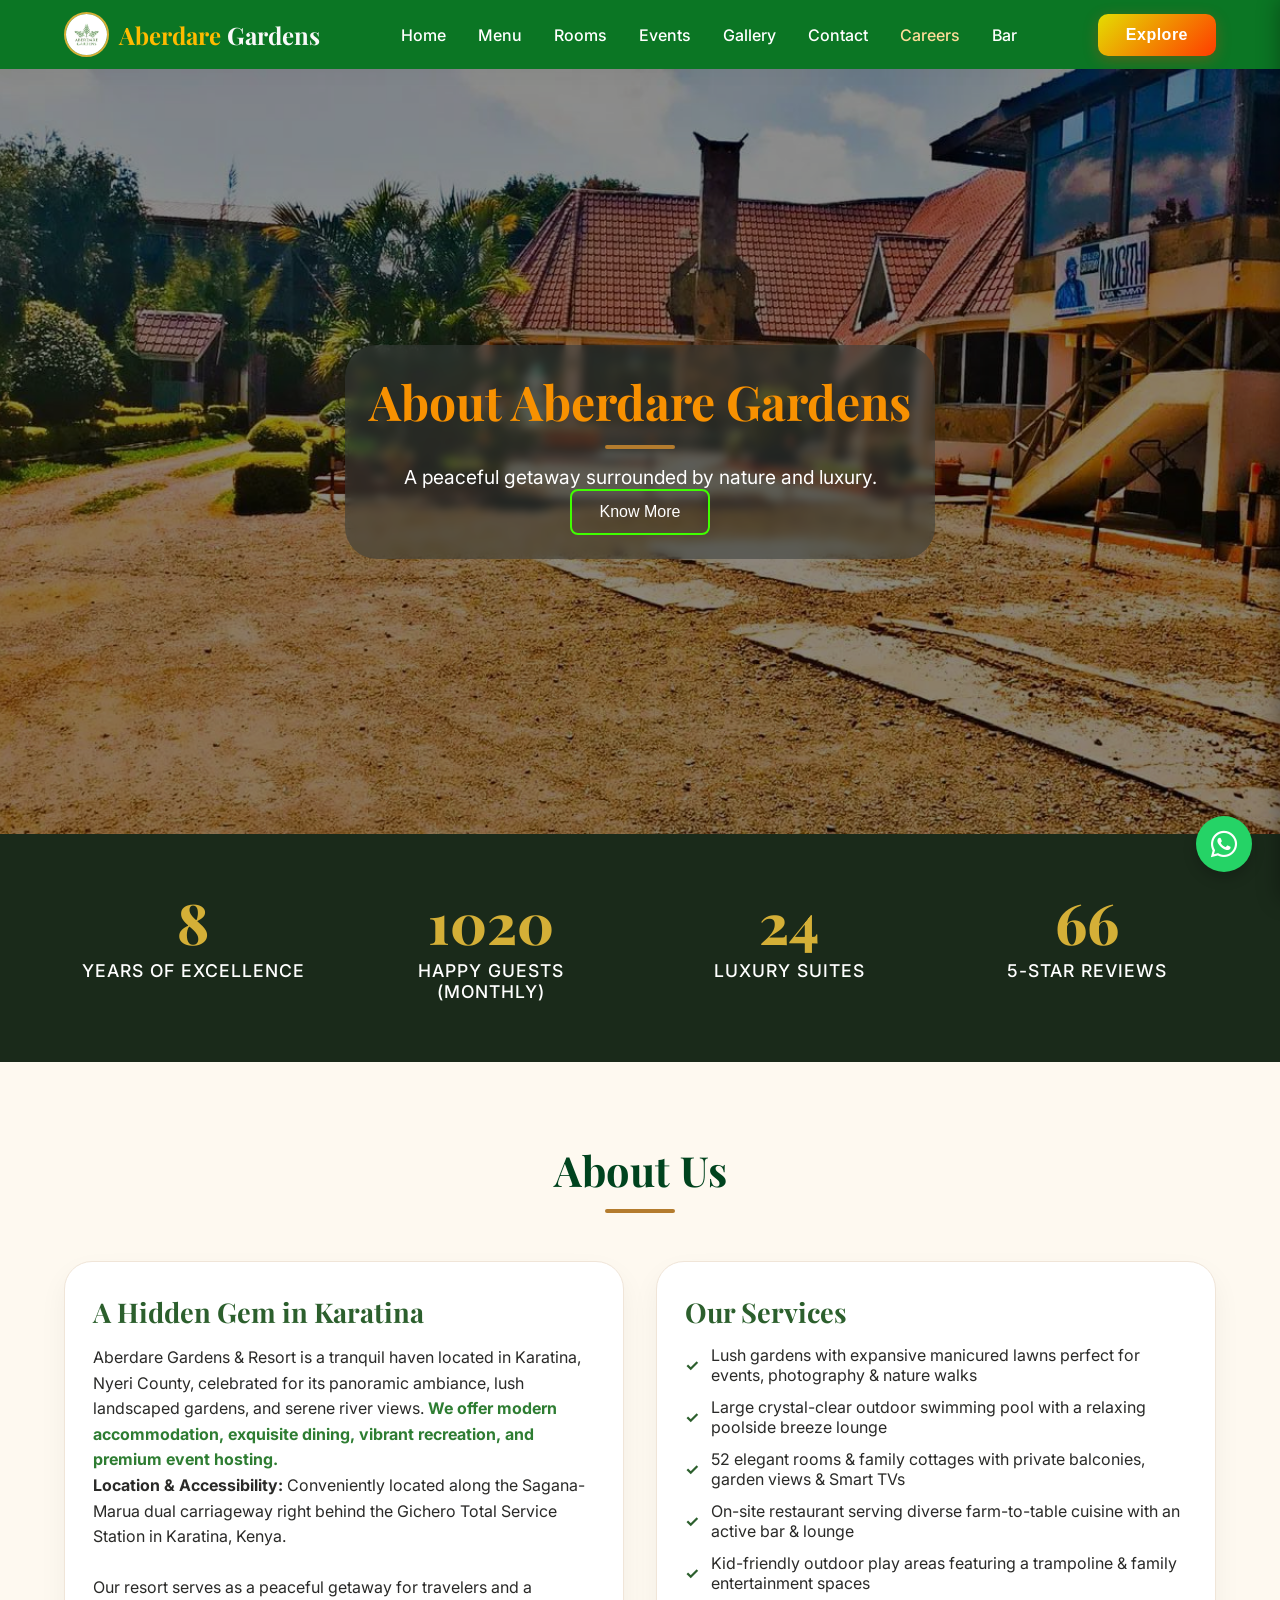
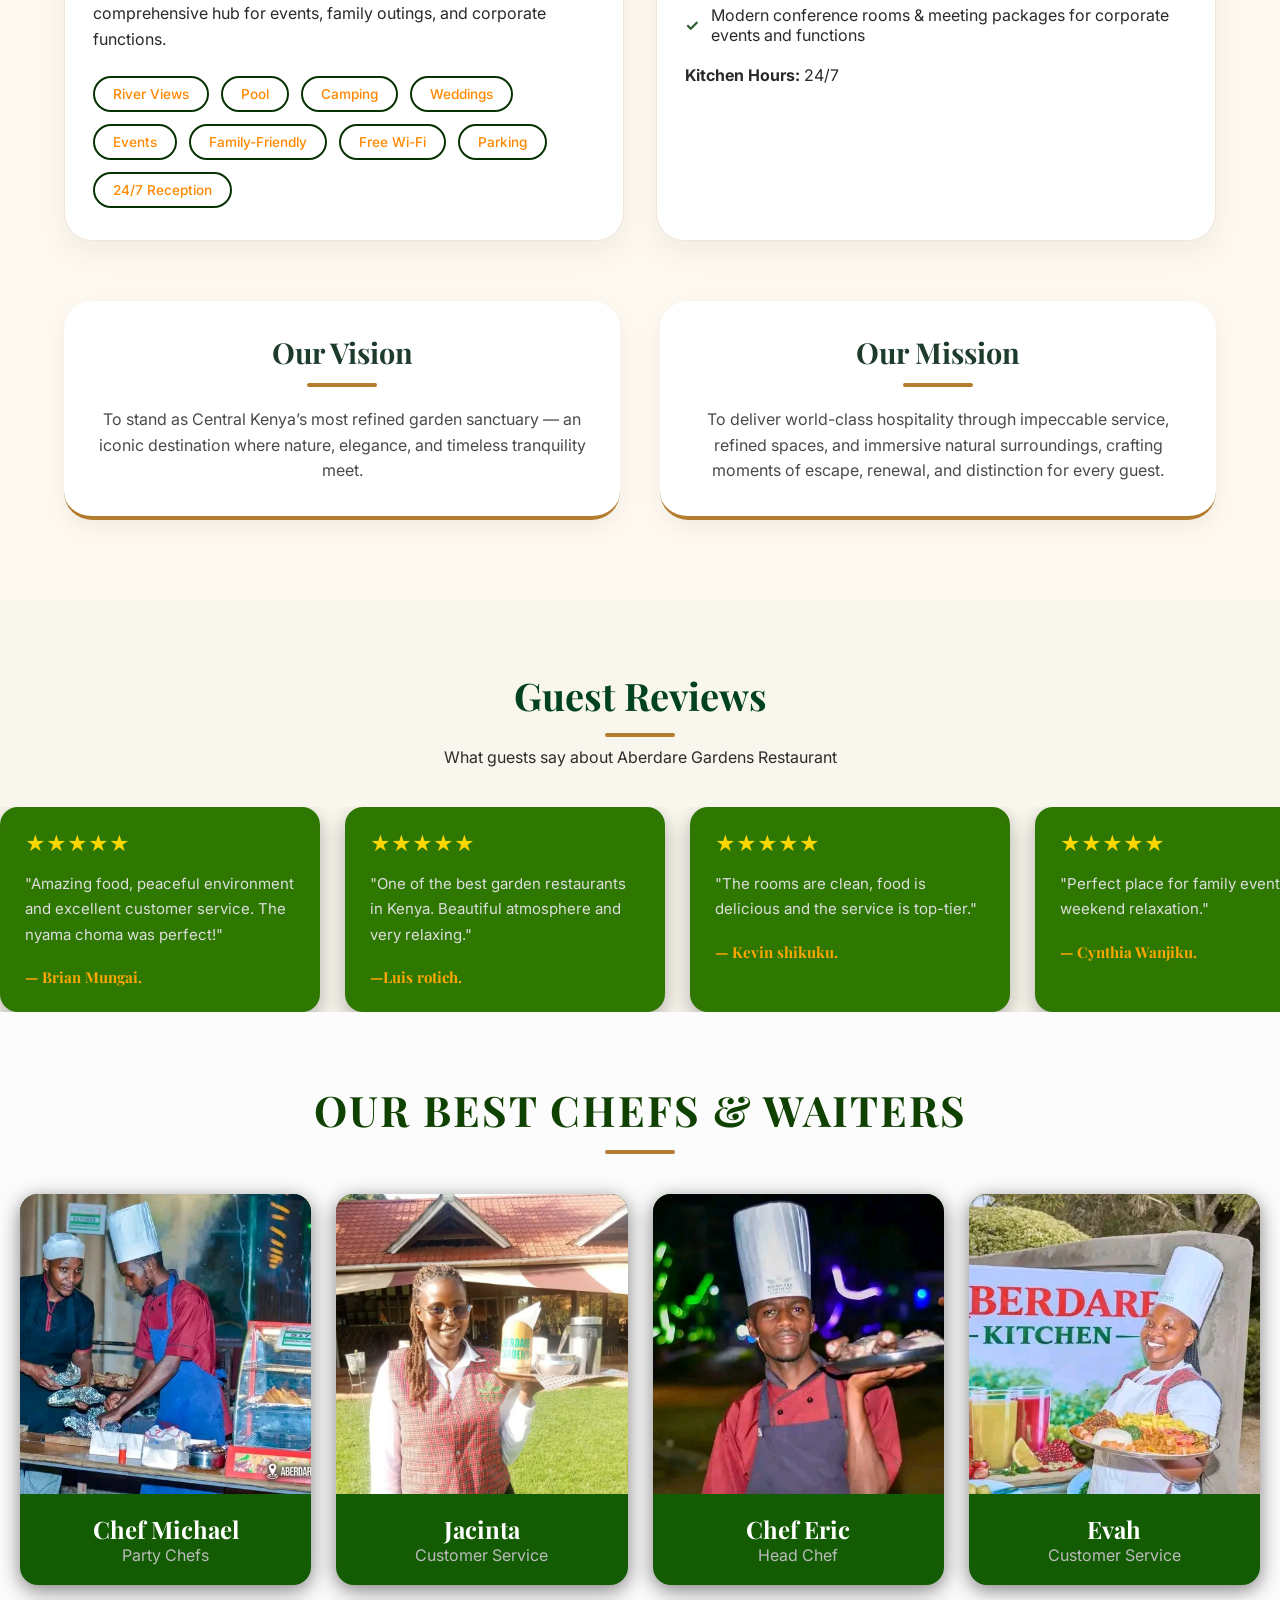
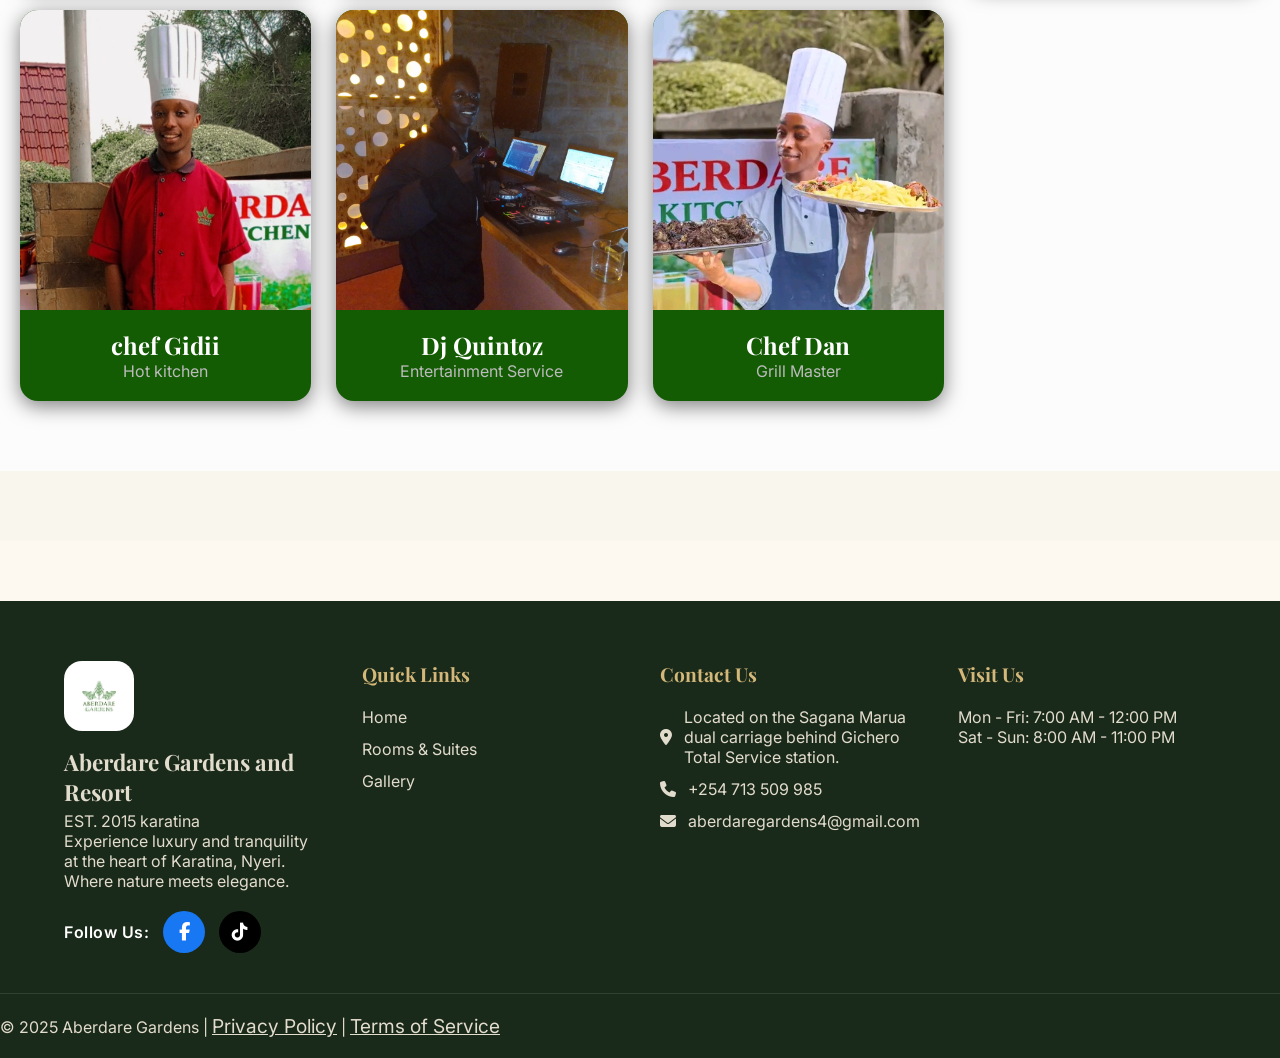
<file: index.html>
<!DOCTYPE html>
<html lang="en">
<head>
  <meta charset="UTF-8">
  <meta name="viewport" content="width=device-width, initial-scale=1.0, viewport-fit=cover, user-scalable=yes">
  <title>Aberdare Gardens & Resort | Luxury Stay & Dining in Karatina</title>
  <link rel="icon" type="image/png" href="logo1.png">
  <link rel="stylesheet" href="https://cdnjs.cloudflare.com/ajax/libs/font-awesome/6.5.0/css/all.min.css">
  <link href="https://fonts.googleapis.com/css2?family=Inter:opsz,wght@14..32,300;14..32,400;14..32,500;14..32,600;14..32,700;14..32,800&family=Playfair+Display:wght@400;500;600;700&display=swap" rel="stylesheet">
  <style>
    /* ---------- RESET & BASE ---------- */
    * {
      margin: 0;
      padding: 0;
      box-sizing: border-box;
    }

    body {
      font-family: 'Inter', sans-serif;
      background: #FEF9F0;
      color: #2A2A28;
      scroll-behavior: smooth;
    }

    h1, h2, h3, h4, .logo-text, .slide-text h2, .vm-box h2 {
      font-family: 'Playfair Display', serif;
    }

    .container {
      max-width: 1200px;
      margin: 0 auto;
      padding: 0 24px;
    }

    /* ---------- PRELOADER ---------- */
    #preloader {
      position: fixed;
      top: 0;
      left: 0;
      width: 100%;
      height: 100%;
      background: #f8f8f8;
      z-index: 9999;
      display: flex;
      align-items: center;
      justify-content: center;
      transition: opacity 0.5s ease;
    }
    .preloader-content {
      text-align: center;
    }
    .loader-ring {
      width: 80px;
      height: 80px;
      margin: 0 auto 20px;
      border: 3px solid #E2DCCD;
      border-top: 3px solid #B47C2E;
      border-radius: 50%;
      animation: spin 0.4s linear infinite;
      display: flex;
      align-items: center;
      justify-content: center;
    }
    .preloader-logo img {
      width: 55px;
    }
    @keyframes spin {
      0% { transform: rotate(0deg); }
      100% { transform: rotate(360deg); }
    }
    .preloader-content p {
      font-family: 'Playfair Display';
      font-size: 1.2rem;
      color: #2C5F2D;
      letter-spacing: 1px;
    }

    /* ---------- NAVBAR ---------- */
    .navbar {
      background: rgba(2, 113, 28, 0.96);
      backdrop-filter: blur(10px);
      box-shadow: 0 4px 20px rgba(0,0,0,0.03);
      position: sticky;
      top: 0;
      z-index: 1000;
      padding: 12px 0;
    }
    .nav-container {
      display: flex;
      justify-content: space-between;
      align-items: center;
    }
   .brand{
    display: flex;
    align-items: center;
    gap: 10px;
    text-decoration: none;
    cursor: pointer;
}
    .brand img {
         width: 45px;
            height: 45px;
            border-radius: 50%;
            object-fit: cover;
            border: 2px solid #D4AF37;
            background: #f3e5c0;
       
    }
    .logo-text {
      font-size: 1.5rem;
      font-weight: 700;
      color: #ffbb00;
    }
    .logo-text span {
      color: #f9f9f9;
    }
    .nav-links {
      display: flex;
      gap: 32px;
      list-style: none;
    }
    .nav-links a {
      text-decoration: none;
      font-weight: 500;
      color: #ffffff;
      transition: 0.2s;
    }
    .nav-links a:hover {
      color: #e78803;
    }
    .mobile-menu-btn {
      display: none;
      background: none;
      border: none;
      font-size: 28px;
      cursor: pointer;
      color: #f8fbf9;
    }

    /* Mobile Sidebar */
    .mobile-sidebar {
          position: fixed;
            top: 0;
            right: -280px;
            width: 280px;
            height: 100%;
            background: #02801b;
            box-shadow: -2px 0 20px rgba(0,0,0,0.3);
            z-index: 1100;
            padding: 2rem 1.5rem;
            transition: right 0.25s cubic-bezier(0.2, 0.9, 0.4, 1.1);
            display: flex;
            flex-direction: column;
            gap: 1.2rem;
        
    }
    .mobile-sidebar.open {
      right: 0;
    }
    .close-sidebar {
        align-self: flex-end;
            background: #c9302c;
            border: none;
            border-radius: 30px;
            height: 34px;
            width: 34px;
            font-size: 20px;
            cursor: pointer;
            color: white;
            display: flex;
            align-items: center;
            justify-content: center;
         }
          .mobile-sidebar a {
            color: white;
            text-decoration: none;
            font-size: 1.2rem;
            padding: 0.5rem 0;
            border-bottom: 1px solid rgba(255,255,255,0.2);
          }
    .sidebar-overlay {
      position: fixed;
      top: 0;
      left: 0;
      width: 100%;
      height: 100%;
      background: rgba(0,0,0,0.4);
      z-index: 1050;
      visibility: hidden;
      opacity: 0;
      transition: 0.2s;
    }
    .sidebar-overlay.active {
      visibility: visible;
      opacity: 1;
    }

    /* ---------- SLIDER SECTION ---------- */
    .about-slider {
      position: relative;
      height: 85vh;
      min-height: 500px;
      overflow: hidden;
    }
    .slide {
      position: absolute;
      top: 0;
      left: 0;
      width: 100%;
      height: 100%;
      background-size: cover;
      background-position: center;
      opacity: 0;
      transition: opacity 1s ease;
      display: flex;
      align-items: center;
      justify-content: center;
    }
    .slide.active {
      opacity: 1;
      z-index: 1;
    }
    .overlay {
      position: absolute;
      top: 0;
      left: 0;
      width: 100%;
      height: 100%;
      background: rgba(0,0,0,0.45);
    }
    .slide-text {
      position: relative;
      z-index: 2;
      text-align: center;
      color: white;
      max-width: 700px;
      padding: 24px;
      background: rgba(56, 61, 59, 0.55);
      backdrop-filter: blur(5px);
      border-radius: 32px;
    }
    .slide-text h2 {
      font-size: 3rem;
      margin-bottom: 16px;
      color: #f89101;
    }
    .slide-text p {
      font-size: 1.2rem;
    }

    /* ---------- STATS SECTION (NEW) ---------- */
    .stats-section {
      padding: 60px 0;
      background: #1A2A1A;
      color: white;
      text-align: center;
    }
    .stats-grid {
      display: flex;
      justify-content: space-around;
      flex-wrap: wrap;
      gap: 40px;
    }
    .stat-item {
      flex: 1;
      min-width: 150px;
    }
    .stat-number {
      font-size: 3.5rem;
      font-weight: 800;
      font-family: 'Playfair Display', serif;
      color: #D4AF37;
      line-height: 1;
    }
    .stat-label {
      font-size: 1.1rem;
      text-transform: uppercase;
      letter-spacing: 1px;
      margin-top: 10px;
      font-weight: 500;
    }

    /* ---------- ABOUT SECTION ---------- */
    #about {
      padding: 80px 0 40px;
    }
    h2 {
      font-size: 2.6rem;
      text-align: center;
      color: #00431e;
      margin-bottom: 48px;
      position: relative;
    }
    h2:after {
      content: '';
      display: block;
      width: 70px;
      height: 4px;
      background: #B47C2E;
      margin: 12px auto 0;
      border-radius: 4px;
    }
    .about-grid {
      display: grid;
      grid-template-columns: repeat(auto-fit, minmax(320px, 1fr));
      gap: 32px;
    }
    .info-card {
      background: white;
      border-radius: 28px;
      padding: 32px 28px;
      box-shadow: 0 12px 28px rgba(0,0,0,0.05);
      transition: transform 0.25s;
      border: 1px solid #F0E5D8;
    }
    .info-card:hover {
      transform: translateY(-5px);
    }
    .info-card h3 {
      font-size: 1.7rem;
      color: #2C5F2D;
    }
    .services-list {
      display: flex;
      flex-wrap: wrap;
      gap: 12px;
      margin-top: 24px;
    }
    .service-tag {
    background: transparent;
    padding: 8px 18px;
    border-radius: 40px;
    font-size: 0.85rem;
    font-weight: 500;
    color: #ff8800;
    border: 2px solid #063202;
    backdrop-filter: blur(4px);
    transition: 0.3s ease;
    cursor: pointer;
}
.service-tag:hover {
    background: #fff;
    color: #000;
    transform: scale(1.05);
}
    .info-card ul li {
      margin-bottom: 12px;
      display: flex;
      align-items: center;
      gap: 12px;
    }
    .info-card ul li:before {
      content: "✓";
      color: #2C5F2D;
      font-weight: bold;
    }

    /* Vision & Mission */
    .vision-mission {
      margin: 60px 0 40px;
    }
    .vision-mission .container {
      display: flex;
      flex-wrap: wrap;
      gap: 40px;
      justify-content: center;
    }
    .vm-box {
      flex: 1;
      min-width: 260px;
      background: #FFFFFF;
      border-radius: 28px;
      padding: 32px 28px;
      text-align: center;
      box-shadow: 0 8px 20px rgba(0,0,0,0.05);
      transition: 0.2s;
      border-bottom: 4px solid #B47C2E;
    }
    .vm-box h2 {
      font-size: 1.8rem;
      margin-bottom: 20px;
      color: #1E3C2C;
    }
    .vm-box p {
      line-height: 1.6;
      color: #4A4A4A;
    }

    /* WhatsApp Float */
    .whatsapp-float {
      position: fixed;
      bottom: 28px;
      right: 28px;
      background: #25D366;
      color: white;
      width: 56px;
      height: 56px;
      border-radius: 50%;
      display: flex;
      align-items: center;
      justify-content: center;
      font-size: 30px;
      cursor: pointer;
      box-shadow: 0 6px 14px rgba(0,0,0,0.2);
      z-index: 999;
      transition: 0.2s;
    }
    .whatsapp-float:hover {
      transform: scale(1.05);
      background: #20b85f;
    }
    .toast-msg {
      position: fixed;
      bottom: 100px;
      left: 50%;
      transform: translateX(-50%);
      background: #1E3C2C;
      color: white;
      padding: 12px 28px;
      border-radius: 60px;
      font-weight: 500;
      opacity: 0;
      transition: 0.2s;
      z-index: 2100;
      pointer-events: none;
    }

    /* Footer */
    footer {
      background: #1A2A1A;
      color: #E2DCCD;
      margin-top: 60px;
    }
    .footer-area {
      padding: 60px 0 40px;
    }
    .footer-container {
      max-width: 1200px;
      margin: 0 auto;
      padding: 0 24px;
    }
    .footer-grid {
      display: grid;
      grid-template-columns: repeat(auto-fit, minmax(240px, 1fr));
      gap: 40px;
    }
    .footer-logo img {
      width: 70px;
      background: white;
      border-radius: 18px;
      padding: 6px;
    }
    .footer-brand h3 {
      font-family: 'Playfair Display';
      font-size: 1.4rem;
      margin: 12px 0 4px;
    }
    .footer-tittle h4 {
      font-size: 1.2rem;
      margin-bottom: 20px;
      color: #D4B87A;
    }
    .footer-tittle ul {
      list-style: none;
    }
    .footer-tittle li {
      margin-bottom: 12px;
    }
    .footer-tittle a {
      color: #E2DCCD;
      text-decoration: none;
      transition: 0.2s;
    }
    .footer-tittle a:hover {
      color: #B47C2E;
    }
    .contact-info li {
      display: flex;
      gap: 12px;
      align-items: center;
    }
    .footer-bottom {
      border-top: 1px solid rgba(255,255,255,0.1);
      padding: 20px 0;
    }
    .footer-bottom-content {
      max-width: 1200px;
      margin: 0 auto;
      padding: 0 24px;
      display: flex;
      flex-wrap: wrap;
      justify-content: space-between;
      align-items: center;
      gap: 16px;
    }
    .footer-social {
      display: flex;
      gap: 20px;
      align-items: center;
    }
    .footer-social a {
      color: #E2DCCD;
      font-size: 1.2rem;
      transition: 0.2s;
    }
    .footer-social a:hover {
      color: #B47C2E;
    }

    /* scroll reveal */
    .scroll-reveal {
      opacity: 0;
      transform: translateY(30px);
      transition: 0.7s ease;
    }
    .scroll-reveal.revealed {
      opacity: 1;
      transform: translateY(0);
    }

    /* Parallax Effect (NEW) */
    .parallax-bg {
      background-attachment: fixed;
      background-position: center;
      background-repeat: no-repeat;
      background-size: cover;
    }

    @media (max-width: 850px) {
      .nav-links {
        display: none;
      }
      .mobile-menu-btn {
        display: block;
      }
      .slide-text h2 {
        font-size: 2rem;
      }
      h2 {
        font-size: 2rem;
      }
      .stat-number {
        font-size: 2.5rem;
      }
    }
    .transparent-btn{
    background: transparent;
    border: 2px solid rgb(64, 255, 0);
    color: white;
    padding: 12px 28px;
    border-radius: 8px;
    cursor: pointer;
    font-size: 16px;
    transition: 0.3s ease;
}

.transparent-btn:hover{
    background: rgb(200, 154, 105);
    color: black;
}
/* SOCIAL FOLLOW SECTION */
.social-follow{
    display:flex;
    align-items:center;
    gap:14px;
    margin-top:20px;
    flex-wrap:wrap;
}

.follow-text{
    font-size:16px;
    font-weight:600;
    color:#fff;
    letter-spacing:0.5px;
}

.social-icon{
    width:42px;
    height:42px;
    display:flex;
    align-items:center;
    justify-content:center;
    border-radius:50%;
    text-decoration:none;
    font-size:18px;
    transition:0.3s ease;
    color:#fff;
}

/* FACEBOOK */
.social-icon.facebook{
    background:#1877f2;
}

/* TIKTOK */
.social-icon.tiktok{
    background:#000;
}

/* HOVER EFFECT */
.social-icon:hover{
    transform:translateY(-4px) scale(1.08);
    box-shadow:0 8px 18px rgba(0,0,0,0.25);
}
/* =========================
   REVIEWS SECTION
========================= */

.reviews-section{
    width:100%;
    padding:70px 0;
    background:#f9f6ed;
    overflow:hidden;
}

.reviews-header{
    text-align:center;
    margin-bottom:40px;
    color:#fff;
}

.reviews-header h2{
    font-size:38px;
    margin-bottom:10px;
}

.reviews-header p{
    color:#2d2c2c;
    font-size:16px;
}

.reviews-marquee{
    width:100%;
    overflow:hidden;
    position:relative;
}

.reviews-track{
    display:flex;
    gap:25px;
    width:max-content;
    animation:scrollReviews 35s linear infinite;
}

.review-card{
    min-width:320px;
    max-width:320px;
    background:#2e7802;
    padding:25px;
    border-radius:18px;
    box-shadow:0 8px 20px rgba(0,0,0,0.3);
    color:#fff;
    transition:0.3s ease;
}

.review-card:hover{
    transform:translateY(-8px);
}

.stars{
    color:gold;
    font-size:20px;
    margin-bottom:15px;
}

.review-card p{
    font-size:15px;
    line-height:1.7;
    color:#ddd;
    margin-bottom:20px;
}

.review-card h4{
    font-size:15px;
    color:#ffa600;
}

/* AUTO SCROLL ANIMATION */
@keyframes scrollReviews{
    0%{
        transform:translateX(0);
    }

    100%{
        transform:translateX(-50%);
    }
}

/* MOBILE */
@media(max-width:768px){

    .review-card{
        min-width:260px;
        max-width:260px;
    }

    .reviews-header h2{
        font-size:28px;
    }

}
/* TEAM SECTION */
.team-section{
  padding:70px 20px;
  background:#fcfcfc;
  text-align:center;
  color:rgb(35, 117, 2);
}

.team-section h2{
  font-size:42px;
  margin-bottom:40px;
  color:#0f4200;
  text-transform:uppercase;
  letter-spacing:2px;
}

.team-container{
  display:grid;
  grid-template-columns:repeat(auto-fit, minmax(230px,1fr));
  gap:25px;
}

.team-card{
  background:#135c03;
  border-radius:18px;
  overflow:hidden;
  transition:0.4s ease;
  box-shadow:0 5px 20px rgba(0,0,0,0.5);
}

.team-card:hover{
  transform:translateY(-10px) scale(1.03);
}

.team-card img{
  width:100%;
  height:300px;
  object-fit:cover;
}

.team-card h3{
  margin-top:15px;
  font-size:24px;
  color:#fff;
}

.team-card p{
  color:#bbb;
  margin-bottom:20px;
  font-size:16px;
}
.explorebutton {
    background: linear-gradient(135deg, #e4dd02, #ff3c00);
    color: white;
    border: none;
    padding: 12px 28px;
    border-radius: 10px;
    font-size: 16px;
    font-weight: 600;
    cursor: pointer;
    transition: all 0.3s ease;
    box-shadow: 0 4px 15px rgba(255, 60, 0, 0.3);
    letter-spacing: 0.5px;
}

.explorebutton:hover {
    transform: translateY(-3px);
    box-shadow: 0 8px 20px rgba(255, 60, 0, 0.45);
    background: linear-gradient(135deg, #ff8c1a, #ff4d1a);
}

.explorebutton:active {
    transform: scale(0.97);
}
  </style>
</head>

<body>

<nav class="navbar">
  <div class="container nav-container">
    <a href="index.html" class="brand">
    <img src="logo1.png" alt="Aberdare Gardens Logo">
    <div class="logo-text">
        Aberdare <span>Gardens</span>
    </div>
</a>
    <ul class="nav-links">
      <li><a href="index.html">Home</a></li>
      <li><a href="menu.html">Menu</a></li>
      <li><a href="rooms.html">Rooms</a></li>
      <li><a href="events.html">Events</a></li>
      <li><a href="gallery.html">Gallery</a></li>
      <li><a href="contact.html">Contact</a></li>
                  <li><a href="careers.html" style="color:#ffdd99;">Careers</a></li>

      <li><a href="bar.html">Bar</a></li>
    </ul>
    <button class="explorebutton" id="mobileMenuBtn">
    Explore
</button>
  </div>
</nav>

<div class="mobile-sidebar" id="mobileSidebar">
  <button class="close-sidebar" id="closeSidebarBtn">✕</button>
  <div class="brand">
    <img src="logo1.png" alt="Logo">
    <div class="logo-text">Aberdare <span>Gardens</span></div>
  </div>
  <a href="index.html">Home</a><a href="menu.html">Menu</a><a href="rooms.html">Rooms</a><a href="events.html">Events</a>
    <a href="gallery.html">Gallery</a><a href="contact.html">Contact</a><a href="careers.html">Careers</a><a href="bar.html">Bar</a>
   
  <div class="footer-social">
    <a href="https://www.facebook.com/karatinagardens"><i class="fab fa-facebook-f"></i></a>
    <a href="https://www.tiktok.com/@aberdaregardens?_r=1&_t=ZS-961Q5aNZFJP"><i class="fab fa-tiktok"></i></a>
   
  </div>
</div>
<div class="sidebar-overlay" id="sidebarOverlay"></div>

<section class="about-slider">

  <div class="slide active" style="background-image: url('images/image1.jpeg');">
    <div class="overlay"></div>

    <div class="slide-text">
      <h2>About Aberdare Gardens</h2>
      <p>A peaceful getaway surrounded by nature and luxury.</p>

      <a href="#about">
        <button class="transparent-btn">Know More</button>
      </a>
    </div>
  </div>

  <div class="slide" style="background-image: url('images/WhatsApp Image 2026-05-10 at 13.08.11 (1).jpeg');">
    <div class="overlay"></div>

    <div class="slide-text">
      <h2>Luxury Rooms</h2>
      <p>Comfortable suites designed for relaxation.</p>

      <a href="rooms.html">
        <button class="transparent-btn">Book Now</button>
      </a>
    </div>
  </div>

  <div class="slide" style="background-image: url('images/WhatsApp Image 2026-05-23 at 15.42.52.jpeg');">
    <div class="overlay"></div>

    <div class="slide-text">
      <h2>Events / Lessons</h2>
      <p>Host your special occasions in our elegant venues including swimming lessons.</p>

      <a href="events.html">
        <button class="transparent-btn">Learn More</button>
      </a>
    </div>
  </div>

</section>

<section class="stats-section">
  <div class="container">
    <div class="stats-grid">
      <div class="stat-item">
        <div class="stat-number" data-target="8">0</div>
        <div class="stat-label">Years of Excellence</div>
      </div>
      <div class="stat-item">
        <div class="stat-number" data-target="1500">0</div>
        <div class="stat-label">Happy Guests (Monthly)</div>
      </div>
      <div class="stat-item">
        <div class="stat-number" data-target="24">0</div>
        <div class="stat-label">Luxury Suites</div>
      </div>
      <div class="stat-item">
        <div class="stat-number" data-target="100">0</div>
        <div class="stat-label">5-Star Reviews</div>
      </div>
    </div>
  </div>
</section>

<section id="about">
  <div class="container">
    <h2>About Us</h2>
    <div class="about-grid">
      <div class="info-card scroll-reveal">
        <h3>A Hidden Gem in Karatina</h3>
<p style="margin-top: 15px; line-height: 1.6;">
    Aberdare Gardens & Resort is a tranquil haven located in Karatina, Nyeri County, celebrated for its panoramic ambiance, lush landscaped gardens, and serene river views. 
    <strong style="color: #2e7d32;">We offer modern accommodation, exquisite dining, vibrant recreation, and premium event hosting.</strong>
</p>
<p style="line-height: 1.6;">
    <strong>Location & Accessibility:</strong> Conveniently located along the Sagana-Marua dual carriageway right behind the Gichero Total Service Station in Karatina, Kenya. <br><br>Our resort serves as a peaceful getaway for travelers and a comprehensive hub for events, family outings, and corporate functions.
</p>

      <div class="services-list">
          <span class="service-tag">River Views</span>
          <span class="service-tag">Pool</span>
          <span class="service-tag">Camping</span>
          <span class="service-tag">Weddings</span>
          <span class="service-tag">Events</span>
          <span class="service-tag">Family-Friendly</span>
          <span class="service-tag">Free Wi-Fi</span>
          <span class="service-tag">Parking</span>
          <span class="service-tag">24/7 Reception</span>

        </div>
      </div>
      <div class="info-card scroll-reveal">
        <h3>Our Services</h3>
        <ul style="margin-top: 15px; list-style: none; padding-left: 0;">
          <li>Lush gardens with expansive manicured lawns perfect for events, photography & nature walks</li>

<li>Large crystal-clear outdoor swimming pool with a relaxing poolside breeze lounge</li>

<li>52 elegant rooms & family cottages with private balconies, garden views & Smart TVs</li>

<li>On-site restaurant serving diverse farm-to-table cuisine with an active bar & lounge</li>

<li>Kid-friendly outdoor play areas featuring a trampoline & family entertainment spaces</li>

<li>Modern conference rooms & meeting packages for corporate events and functions</li>
        </ul>
        <p style="margin-top: 20px;"><strong>Kitchen Hours:</strong> 24/7</p>
      </div>
    </div>
  </div>
  <div class="vision-mission">
    <div class="container">
      <div class="vm-box scroll-reveal">
        <h2>Our Vision</h2>
        <p>To stand as Central Kenya’s most refined garden sanctuary — an iconic destination where nature, elegance, and timeless tranquility meet.</p>
      </div>
      <div class="vm-box scroll-reveal">
        <h2>Our Mission</h2>
        <p>
To deliver world-class hospitality through impeccable service, refined spaces, and immersive natural surroundings, crafting moments of escape, renewal, and distinction for every guest.</p>
      </div>
    </div>
  </div>
</section>



<section class="reviews-section">

    <div class="reviews-header">
        <h2>Guest Reviews</h2>
        <p>What guests say about Aberdare Gardens Restaurant</p>
    </div>

    <div class="reviews-marquee">

        <div class="reviews-track">

            <div class="review-card">
                <div class="stars">★★★★★</div>
                <p>
                    "Amazing food, peaceful environment and excellent customer service.
                    The nyama choma was perfect!"
                </p>
                <h4>— Brian Mungai.</h4>
            </div>

            <div class="review-card">
                <div class="stars">★★★★★</div>
                <p>
                    "One of the best garden restaurants in Kenya.
                    Beautiful atmosphere and very relaxing."
                </p>
                <h4>—Luis rotich.</h4>
            </div>

            <div class="review-card">
                <div class="stars">★★★★★</div>
                <p>
                    "The rooms are clean, food is delicious and the service is top-tier."
                </p>
                <h4>— Kevin shikuku.</h4>
            </div>

            <div class="review-card">
                <div class="stars">★★★★★</div>
                <p>
                    "Perfect place for family events and weekend relaxation."
                </p>
                <h4>— Cynthia Wanjiku.</h4>
            </div>

           
            <div class="review-card">
                <div class="stars">★★★★★</div>
                <p>
                    "Loved the cocktails and the outdoor sitting area. Highly recommend."
                </p>
                <h4>— James Thuku.</h4>
            </div>


            <div class="review-card">
                <div class="stars">★★★★★</div>
                <p>
                    "Amazing food, peaceful environment and excellent customer service."
                </p>
                <h4>— Brian Maina.</h4>
            </div>

            <div class="review-card">
                <div class="stars">★★★★★</div>
                <p>
                    "One of the best garden restaurants in Kenya."
                </p>
                <h4>— Dennis Mungai.</h4>
            </div>

        </div>

    </div>

<section class="team-section">
  <h2>Our Best Chefs & Waiters</h2>

  <div class="team-container">

    <div class="team-card">
      <img src="image/WhatsApp Image 2026-05-11 at 12.47.26.jpeg" alt="Chef">
      <h3>Chef Michael</h3>
      <p>Party Chefs</p>
    </div>
    <div class="team-card">
      <img src="images/WhatsApp Image 2026-05-23 at 16.00.46.jpeg" alt="Waiter">
      <h3>Jacinta</h3>
      <p>Customer Service</p>
    </div>

    <div class="team-card">
      <img src="image/WhatsApp Image 2026-05-11 at 12.47.27 (1).jpeg" alt="Chef">
      <h3>Chef Eric</h3>
      <p>Head Chef</p>
    </div>

    
    <div class="team-card">
      <img src="image/WhatsApp Image 2026-05-11 at 12.47.29 (1).jpeg" alt="Waiter">
      <h3>Evah</h3>
      <p>Customer Service</p>
    </div>
    
    <div class="team-card">
      <img src="ex/WhatsApp Image 2026-05-23 at 16.13.24.jpeg" alt="Waiter">
      <h3>chef Gidii</h3>
      <p>Hot kitchen</p>
    </div>
    
    <div class="team-card">
      <img src="ex/WhatsApp Image 2026-05-23 at 16.14.45.jpeg" alt="Waiter">
      <h3>Dj Quintoz</h3>
      <p>Entertainment Service</p>
    </div>

    <div class="team-card">
      <img src="image/WhatsApp Image 2026-05-11 at 12.47.29.jpeg" alt="Chef">
      <h3>Chef Dan</h3>
      <p>Grill Master</p>
    </div>
  </div>
</section> 

</section>
<div class="whatsapp-float" id="whatsappFloatBtn">
  <i class="fab fa-whatsapp"></i>
</div>
<div id="toastMsg" class="toast-msg">✓ Action completed</div>

<footer>
  <div class="footer-area">
    <div class="footer-container">
      <div class="footer-grid">
        <div class="single-footer-caption">
          <div class="footer-logo">
            <img src="logo1.png" alt="Logo">
          </div>
          <div class="footer-brand">
            <h3>Aberdare Gardens and Resort</h3>
            <p>EST. 2015 karatina</p>
          </div>
          <p>Experience luxury and tranquility at the heart of Karatina, Nyeri. Where nature meets elegance.</p>
        </div>
        <div class="footer-tittle">
          <h4>Quick Links</h4>
          <ul>
            <li><a href="index.html">Home</a></li>
            <li><a href="rooms.html">Rooms & Suites</a></li>
            <li><a href="gallery.html">Gallery</a></li>
          </ul>
        </div>
        <div class="footer-tittle">
          <h4>Contact Us</h4>
          <ul class="contact-info">
            <li><i class="fas fa-map-marker-alt"></i> <span>Located on the Sagana Marua dual carriage behind Gichero Total Service station.</span></li>
            <li><i class="fas fa-phone"></i> <span>+254 713 509 985</span></li>
            <li><i class="fas fa-envelope"></i> <span>aberdaregardens4@gmail.com</span></li>
          </ul>
        </div>
        <div class="footer-tittle">
          <h4>Visit Us</h4>
          <div class="opening-hours">
            <p><span class="day">Mon - Fri:</span> <span>7:00 AM - 12:00 PM</span></p>
            <p><span class="day">Sat - Sun:</span> <span>8:00 AM - 11:00 PM</span></p>
          </div>
        </div>
      </div>
<div class="social-follow">
    <span class="follow-text">Follow Us:</span>

    <a href="https://www.facebook.com/karatinagardens" target="_blank" class="social-icon facebook">
        <i class="fab fa-facebook-f"></i>
    </a>

    <a href="https://www.tiktok.com/@aberdaregardens?_r=1&_t=ZS-961Q5aNZFJP" target="_blank" class="social-icon tiktok">
        <i class="fab fa-tiktok"></i>
    </a>
</div>
    </div>
  </div>
  
  <div class="footer-bottom">
    <div class="footer-bottom-content"></div>
      <div class="footer-social">
       
     
      <div class="footer-copy-right">
        <p>&copy; 2025 Aberdare Gardens | <a href="#">Privacy Policy</a> | <a href="#">Terms of Service</a></p>
      </div>
    </div>
  </div>
</footer>

<script>
  // Helper functions
  function sendWhatsApp(url) { window.open(url, '_blank'); }
  function showToast(msg) { 
    const toast = document.getElementById("toastMsg"); 
    toast.innerText = msg; 
    toast.style.opacity = "1"; 
    setTimeout(() => toast.style.opacity = "0", 2800); 
  }

  // WhatsApp float
  document.getElementById("whatsappFloatBtn")?.addEventListener("click", () => {
    sendWhatsApp("https://wa.me/254713509985?text=Hello%20Aberdare%20Gardens%2C%20I'd%20like%20to%20inquire%20about%20accommodation%20or%20events.");
  });

  // Mobile sidebar
  const mobileSidebar = document.getElementById("mobileSidebar");
  const overlaySide = document.getElementById("sidebarOverlay");
  document.getElementById("mobileMenuBtn")?.addEventListener("click", () => {
    mobileSidebar.classList.add("open");
    overlaySide.classList.add("active");
  });
  document.getElementById("closeSidebarBtn")?.addEventListener("click", () => {
    mobileSidebar.classList.remove("open");
    overlaySide.classList.remove("active");
  });
  overlaySide?.addEventListener("click", () => {
    mobileSidebar.classList.remove("open");
    overlaySide.classList.remove("active");
  });

  // Slider auto
  let slides = document.querySelectorAll(".slide");
  let current = 0;
  function showNextSlide() {
    slides[current].classList.remove("active");
    current = (current + 1) % slides.length;
    slides[current].classList.add("active");
  }
  setInterval(showNextSlide, 4500);

  // Scroll reveal Intersection Observer
  const observer = new IntersectionObserver((entries) => {
    entries.forEach(entry => {
      if (entry.isIntersecting) {
        entry.target.classList.add('revealed');
        observer.unobserve(entry.target);
      }
    });
  }, { threshold: 0.1, rootMargin: '0px 0px -30px 0px' });
  document.querySelectorAll('.scroll-reveal').forEach(el => observer.observe(el));

 // Preloader - Faster Version
window.addEventListener("load", () => {
  const preloader = document.getElementById("preloader");

  preloader.style.transition = "opacity 0.2s ease";
  preloader.style.opacity = "0";

  setTimeout(() => {
    preloader.style.display = "none";
  }, 200);
});

// NEW: Counter Animation for Stats
function animateCounters() {
  const counters = document.querySelectorAll('.stat-number');
  counters.forEach(counter => {
    const updateCount = () => {
      const target = parseInt(counter.getAttribute('data-target'));
      const current = parseInt(counter.innerText);
      const increment = target / 50; // Adjust speed here
      if (current < target) {
        counter.innerText = Math.ceil(current + increment);
        setTimeout(updateCount, 20);
      } else {
        counter.innerText = target;
      }
    };
    updateCount();
  });
}

// Trigger counters when stats section is in view
const statsSection = document.querySelector('.stats-section');
const statsObserver = new IntersectionObserver((entries) => {
  entries.forEach(entry => {
    if (entry.isIntersecting) {
      animateCounters();
      statsObserver.unobserve(entry.target);
    }
  });
}, { threshold: 0.5 });
if (statsSection) statsObserver.observe(statsSection);
</script>

</body>
</html>
</file>
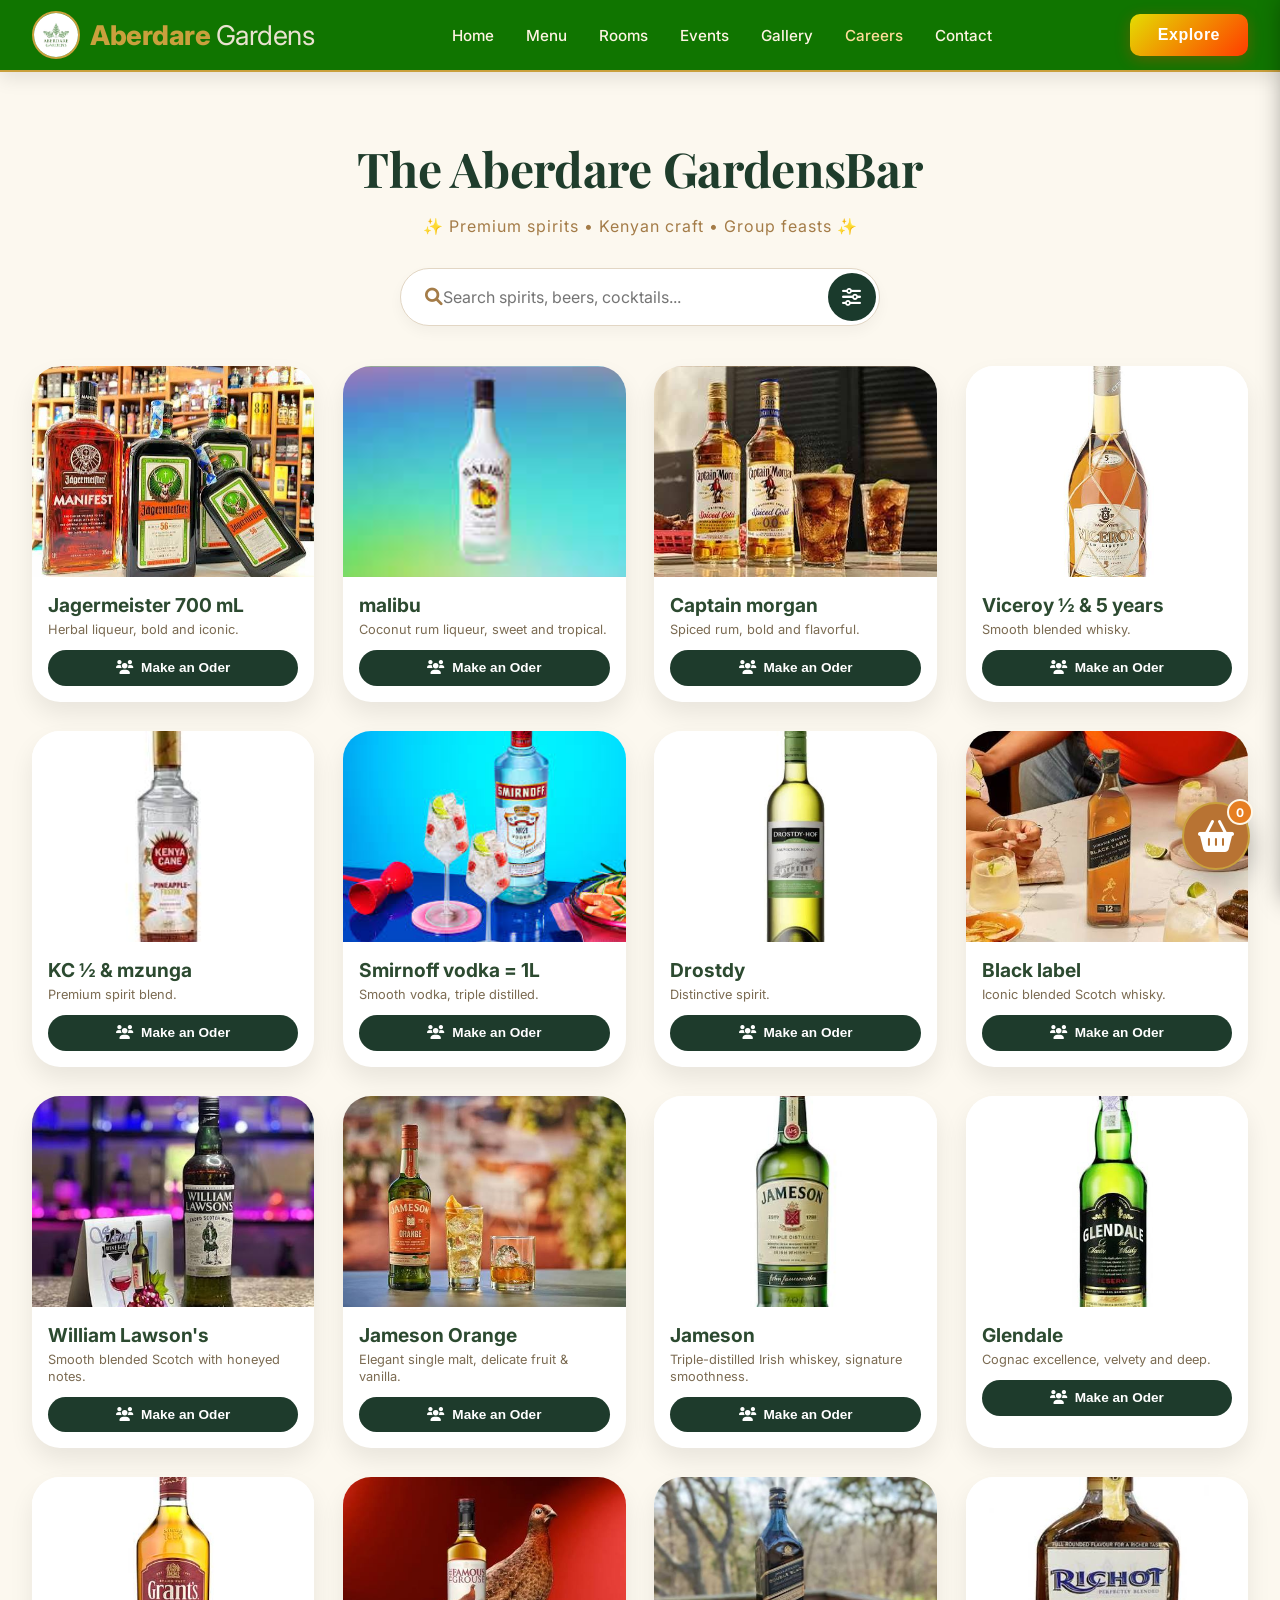
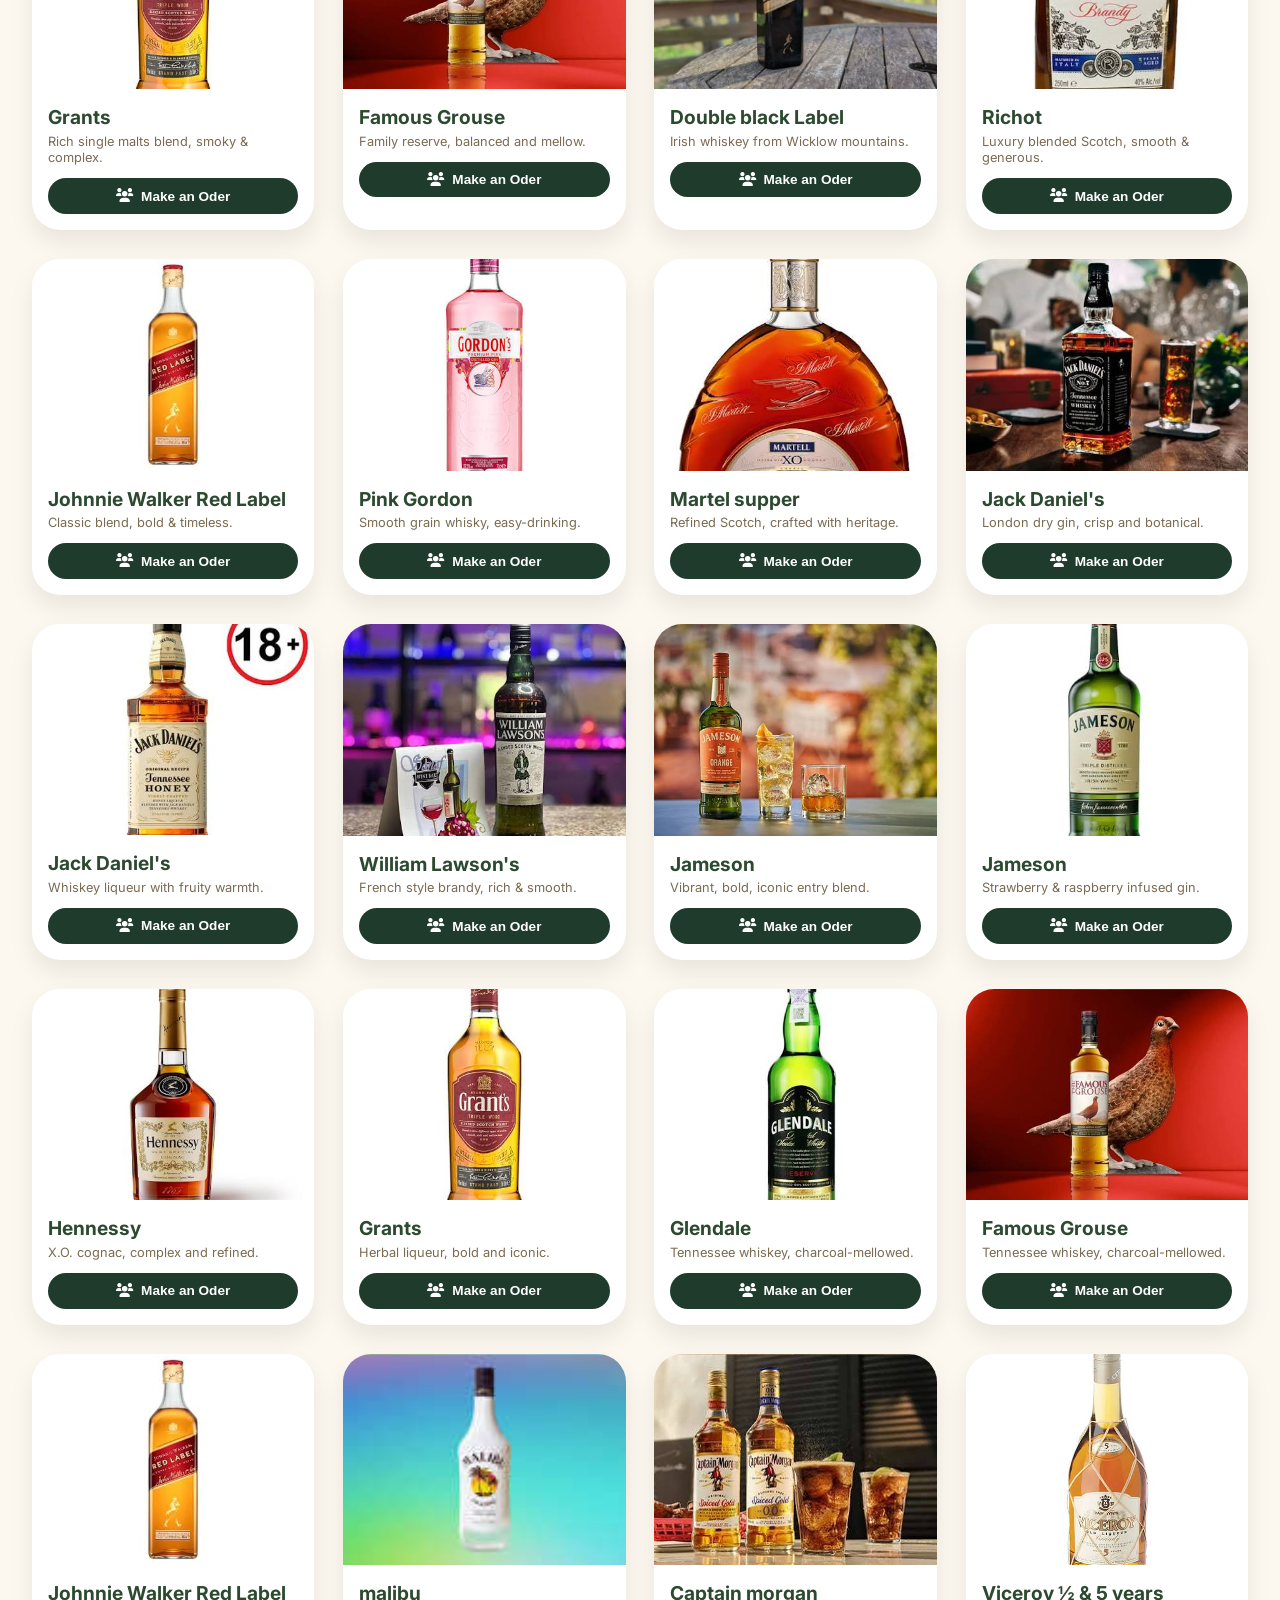
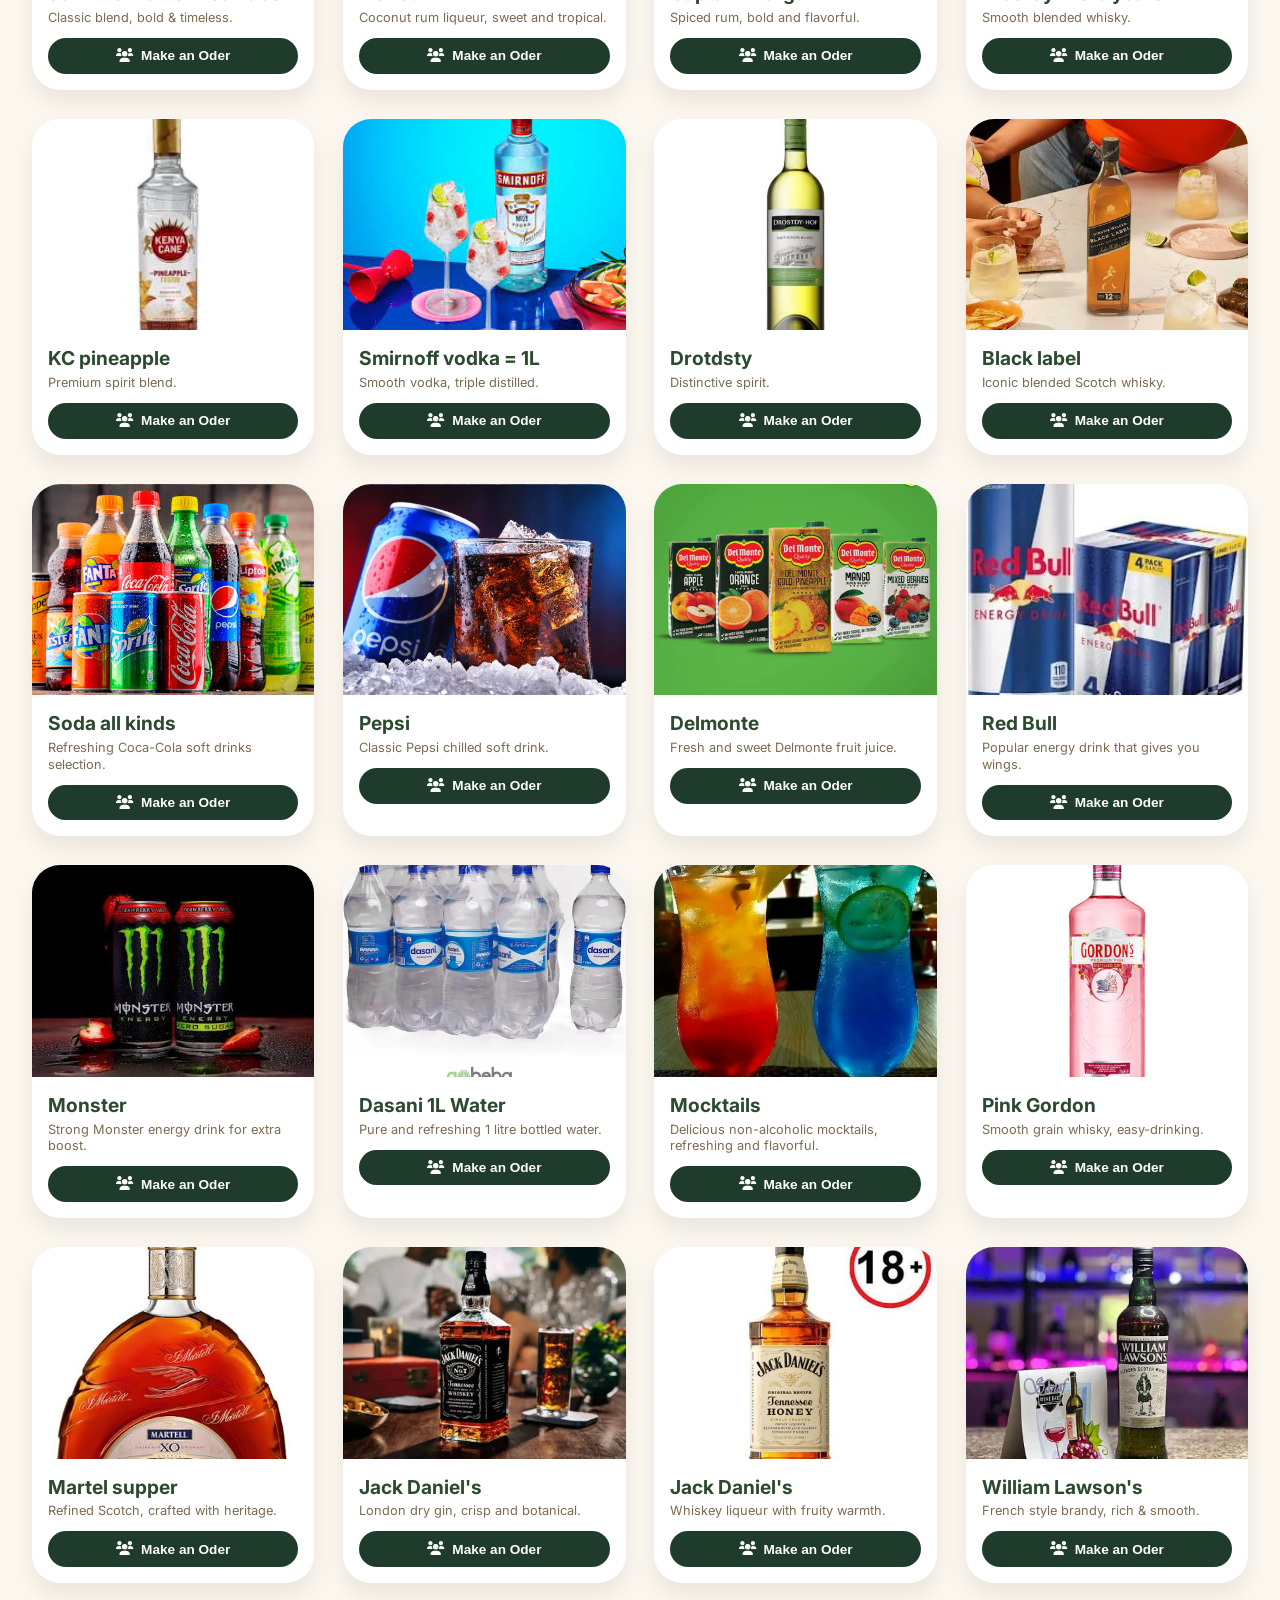
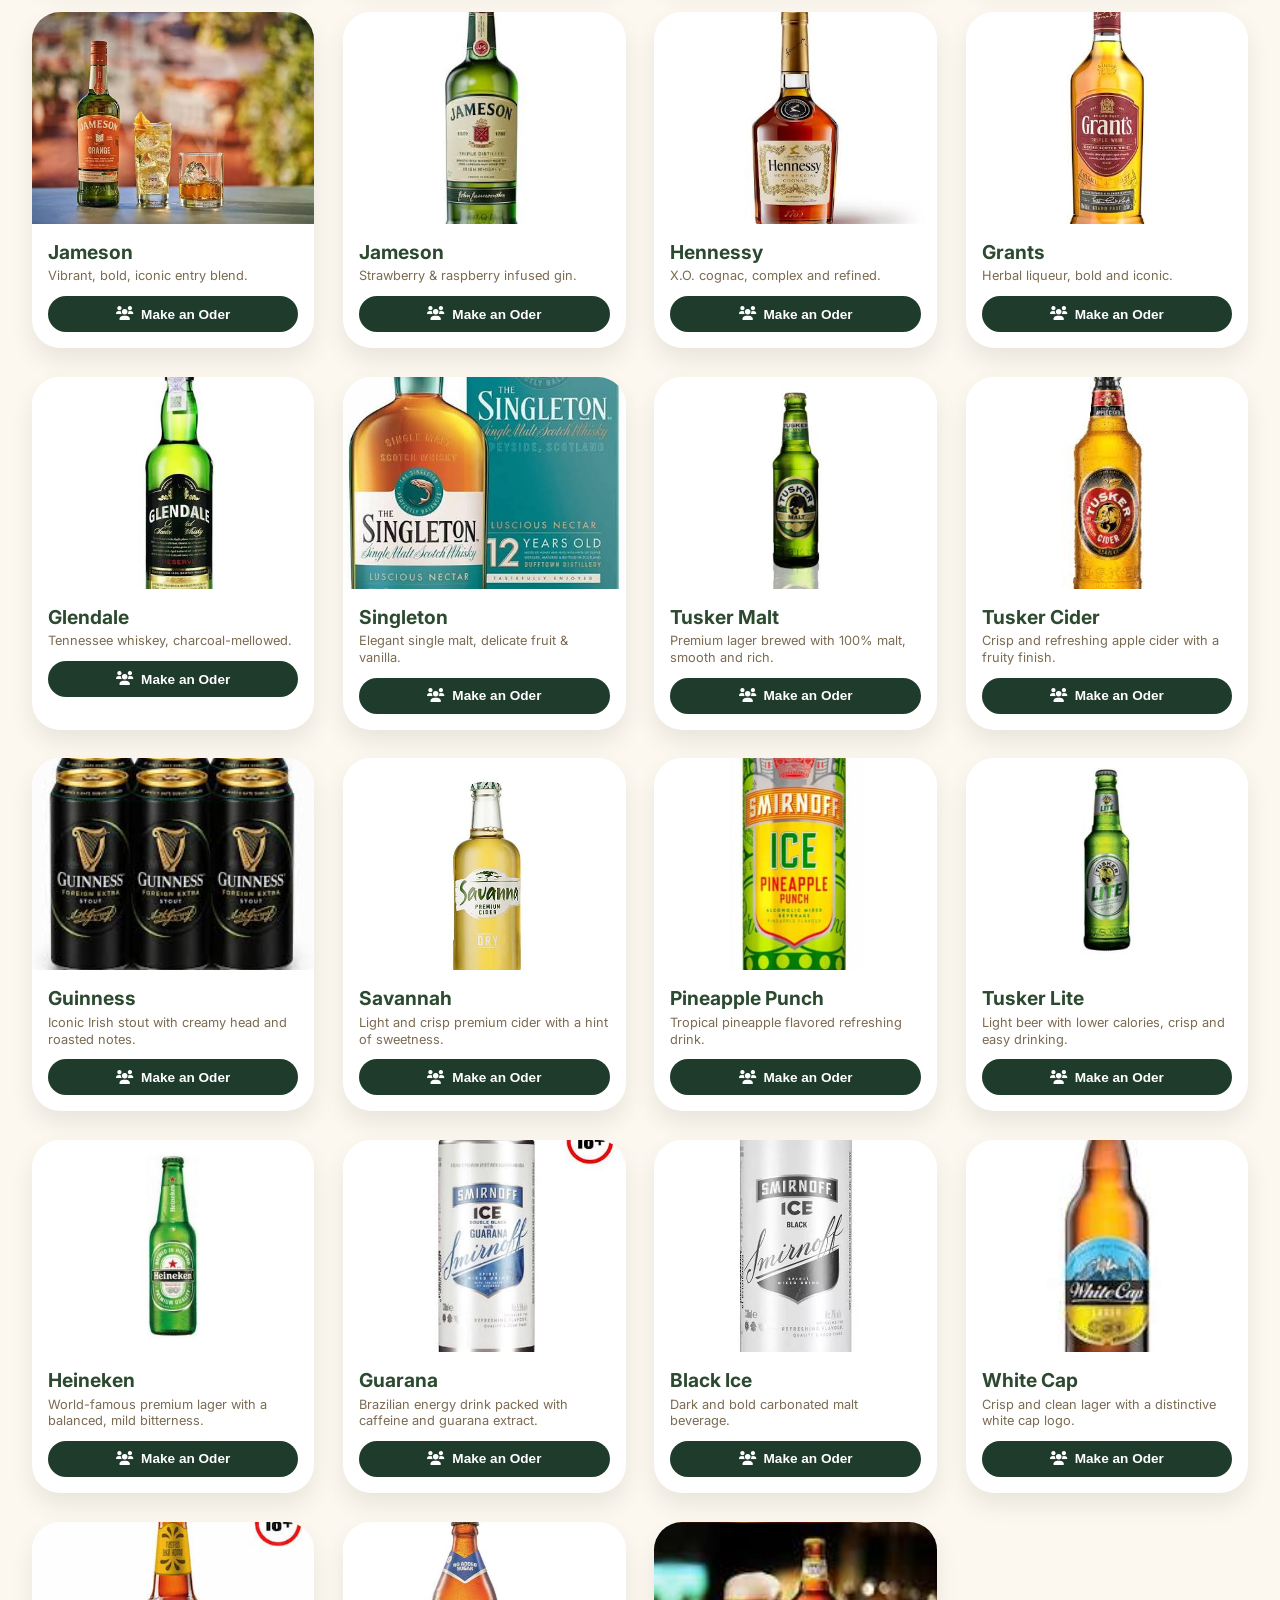
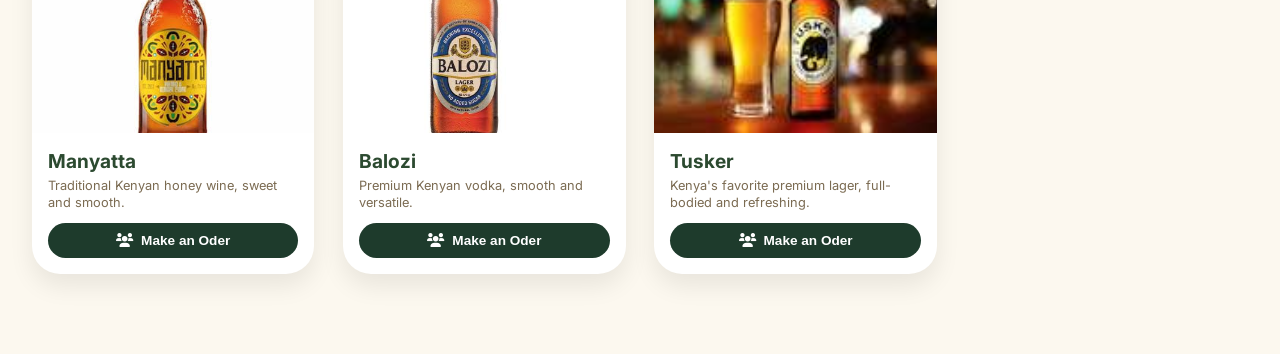
<file: bar.html>
<!DOCTYPE html>
<html lang="en">
<head>
    <meta charset="UTF-8">
    <meta name="viewport" content="width=device-width, initial-scale=1.0, viewport-fit=cover">
    <title>Aberdare Gardens Bar</title>
    <link rel="icon" type="image/png" href="logo1.png">
    <link rel="stylesheet" href="https://cdnjs.cloudflare.com/ajax/libs/font-awesome/6.0.0-beta3/css/all.min.css">
    <link href="https://fonts.googleapis.com/css2?family=Playfair+Display:wght@400;700;900&family=Inter:opsz,wght@14..32,300..700&display=swap" rel="stylesheet">
    <style>
        * {
            margin: 0;
            padding: 0;
            box-sizing: border-box;
        }

        body {
            font-family: 'Inter', system-ui, -apple-system, sans-serif;
            background: #fcf8ef;
            color: #2c2418;
            scroll-behavior: smooth;
        }

        :root {
            --gold: #c9a03d;
            --dark-green: #1a3a2c;
            --warm-bg: #fef7e8;
            --accent-amber: #b87333;
        }

        .navbar {
            position: sticky;
            top: 0;
            background: #107500;
            z-index: 1000;
            padding: 0.7rem 0;
            box-shadow: 0 6px 18px rgba(0,0,0,0.1);
            border-bottom: 2px solid var(--gold);
        }
        .container {
            max-width: 1280px;
            margin: 0 auto;
            padding: 0 2rem;
        }
        .nav-container {
            display: flex;
            justify-content: space-between;
            align-items: center;
        }
        .brand {
            display: flex;
            align-items: center;
            gap: 10px;
            text-decoration: none;
            cursor: pointer;
        }
        .brand img {
            width: 48px;
            height: 48px;
            border-radius: 50%;
            object-fit: cover;
            border: 2px solid var(--gold);
        }
        .logo-text {
            font-size: 1.7rem;
            font-weight: 800;
            color: var(--gold);
            letter-spacing: -0.5px;
        }
        .logo-text span {
            font-weight: 400;
            color: #e9e2cf;
        }
        .nav-links {
            display: flex;
            list-style: none;
            gap: 2rem;
        }
        .nav-links li a {
            text-decoration: none;
            color: #fef3e2;
            font-weight: 500;
            transition: 0.2s;
            font-size: 0.95rem;
        }
        .nav-links li a:hover { color: var(--gold); }
        .mobile-menu-btn {
            display: none;
            background: none;
            border: none;
            font-size: 1.8rem;
            color: #fef3e2;
            cursor: pointer;
        }
        .mobile-sidebar {
            position: fixed;
            top: 0;
            right: -280px;
            width: 280px;
            height: 100%;
            background: #048600;
            box-shadow: 4px 0 24px rgba(0,0,0,0.4);
            z-index: 1100;
            padding: 2rem 1.5rem;
            transition: right 0.3s ease;
            display: flex;
            flex-direction: column;
            gap: 1.2rem;
        }
        .mobile-sidebar.open { right: 0; }
        .close-sidebar {
            align-self: flex-end;
            background: #e74c3c;
            border: none;
            border-radius: 10px;
            height: 30px;
            width: 30px;
            font-size: 20px;
            cursor: pointer;
            color: white;
        }
        .mobile-sidebar a {
            color: #f3e9ce;
            text-decoration: none;
            font-size: 1.1rem;
            padding: 0.6rem 0;
            border-bottom: 1px solid rgba(201,160,61,0.3);
        }
        .sidebar-overlay {
            position: fixed;
            top: 0;
            left: 0;
            width: 100%;
            height: 100%;
            background: rgba(0,0,0,0.6);
            z-index: 1050;
            visibility: hidden;
            opacity: 0;
            transition: 0.2s;
        }
        .sidebar-overlay.active {
            visibility: visible;
            opacity: 1;
        }
        .footer-social {
            margin-top: 2rem;
            display: flex;
            gap: 1.2rem;
            justify-content: center;
        }
        .footer-social a {
            color: var(--gold);
            font-size: 1.3rem;
        }

        .floating-cart {
            position: fixed;
            bottom: 30px;
            right: 30px;
            background: #b87333;
            width: 68px;
            height: 68px;
            border-radius: 50%;
            display: flex;
            align-items: center;
            justify-content: center;
            box-shadow: 0 12px 28px rgba(0,0,0,0.3);
            cursor: pointer;
            z-index: 1050;
            transition: all 0.25s ease;
            border: 2px solid var(--gold);
        }
        .floating-cart:hover {
            transform: scale(1.08);
            background: #9b5e2c;
        }
        .floating-cart i {
            font-size: 2rem;
            color: white;
        }
        .cart-badge {
            position: absolute;
            top: -5px;
            right: -5px;
            background: #e67e22;
            color: white;
            border-radius: 50%;
            width: 26px;
            height: 26px;
            display: flex;
            align-items: center;
            justify-content: center;
            font-weight: bold;
            font-size: 0.75rem;
            border: 2px solid #fef7e8;
        }

        #menu {
            padding: 4rem 0 5rem;
        }
        h2 {
            text-align: center;
            font-family: 'Playfair Display', serif;
            font-size: 3rem;
            color: #1f3d2c;
            letter-spacing: -0.3px;
            margin-bottom: 1rem;
        }
        .bar-subhead {
            text-align: center;
            font-size: 1rem;
            color: #a47c48;
            margin-bottom: 2rem;
            letter-spacing: 1px;
        }
        
        .search-filter-row {
            display: flex;
            justify-content: center;
            align-items: center;
            gap: 1rem;
            margin-bottom: 2.5rem;
            flex-wrap: wrap;
        }
        .search-wrapper {
            flex: 1;
            max-width: 480px;
            position: relative;
            background: white;
            border-radius: 60px;
            box-shadow: 0 6px 14px rgba(0,0,0,0.04);
            display: flex;
            align-items: center;
            padding: 0.2rem 0.2rem 0.2rem 1.5rem;
            transition: all 0.2s;
            border: 1px solid #e2d6c4;
        }
        .search-wrapper:focus-within {
            border-color: var(--gold);
            box-shadow: 0 0 0 3px rgba(201,160,61,0.2);
        }
        .search-wrapper i.fa-search {
            color: #a47c48;
            font-size: 1.1rem;
        }
        .search-wrapper input {
            flex: 1;
            border: none;
            outline: none;
            font-size: 1rem;
            padding: 0.9rem 0;
            background: transparent;
            font-family: inherit;
        }
        .filter-trigger {
            background: #1a3a2c;
            border: none;
            border-radius: 50px;
            width: 48px;
            height: 48px;
            color: white;
            cursor: pointer;
            transition: 0.2s;
            display: flex;
            align-items: center;
            justify-content: center;
            font-size: 1.2rem;
            margin-left: 6px;
        }
        .filter-trigger:hover { background: var(--gold); transform: scale(0.96);}
        .filter-dropdown {
            position: absolute;
            top: 70px;
            right: 0;
            background: white;
            min-width: 240px;
            border-radius: 28px;
            box-shadow: 0 18px 34px rgba(0,0,0,0.2);
            overflow: hidden;
            z-index: 200;
            display: none;
            border: 1px solid #ecdbaa;
        }
        .filter-dropdown.active { display: block; }
        .filter-option {
            padding: 0.85rem 1.3rem;
            cursor: pointer;
            transition: 0.15s;
            font-weight: 500;
            border-bottom: 1px solid #f0e6d8;
            display: flex;
            align-items: center;
            gap: 12px;
            font-size: 0.95rem;
        }
        .filter-option:last-child { border-bottom: none; }
        .filter-option:hover { background: #fdf4e3; color: #a44c1a; }
        .filter-option.active-filter {
            background: #2c5a3a;
            color: white;
        }

        .card-grid {
            display: grid;
            gap: 1.8rem;
            grid-template-columns: repeat(4, 1fr);
        }
        @media (max-width: 767px) {
            .card-grid { grid-template-columns: repeat(2, 1fr); gap: 1rem; }
        }
        @media (max-width: 480px) {
            .card-grid { gap: 0.9rem; }
        }
        
        .menu-card {
            background: white;
            border-radius: 28px;
            overflow: hidden;
            box-shadow: 0 12px 24px rgba(0,0,0,0.08);
            transition: all 0.3s cubic-bezier(0.2, 0, 0, 1);
            display: flex;
            flex-direction: column;
            height: 100%;
            position: relative;
        }
        .menu-card:hover { transform: translateY(-6px); box-shadow: 0 20px 30px rgba(0,0,0,0.12); }
        .img-placeholder { width: 100%; aspect-ratio: 4 / 3; background-size: cover; background-position: center; background-color: #e9dfcf; }
        .card-content { padding: 1rem; flex-grow: 1; }
        .card-content h3 { font-size: 1.2rem; font-weight: 700; margin-bottom: 0.3rem; color: #2c4a30; }
        .card-content p { color: #7b6b52; font-size: 0.8rem; margin: 0.3rem 0; line-height: 1.3; }
        .order-group-btn {
            background: #1e3b2c;
            color: white;
            border: none;
            padding: 0.65rem 0;
            border-radius: 40px;
            font-weight: 600;
            cursor: pointer;
            margin-top: 0.7rem;
            transition: 0.2s;
            display: flex;
            align-items: center;
            justify-content: center;
            gap: 0.5rem;
            width: 100%;
            font-size: 0.85rem;
        }
        .order-group-btn:hover { background: #b87333; color: white; }
        .selected-badge {
            position: absolute;
            top: 12px;
            right: 12px;
            background: #e67e22;
            color: white;
            border-radius: 40px;
            padding: 0.2rem 0.7rem;
            font-size: 0.7rem;
            font-weight: bold;
            z-index: 2;
            box-shadow: 0 2px 6px rgba(0,0,0,0.2);
        }
        .category-badge {
            background: #d4af37;
            color: #1e3b2c;
            display: inline-block;
            padding: 0.2rem 0.7rem;
            border-radius: 30px;
            margin-bottom: 0.6rem;
            font-size: 0.7rem;
            font-weight: 800;
        }
        .modal {
            display: none;
            position: fixed;
            top: 0; left: 0;
            width: 100%; height: 100%;
            background-color: rgba(0,0,0,0.75);
            justify-content: center;
            align-items: center;
            z-index: 2000;
        }
        .modal.active { display: flex; }
        .modal-content {
            background: #fffcf5;
            padding: 2rem;
            border-radius: 36px;
            max-width: 580px;
            width: 90%;
            position: relative;
            max-height: 85vh;
            overflow-y: auto;
            border: 1px solid var(--gold);
        }
        .close-modal {
            position: absolute;
            right: 1.3rem;
            top: 1rem;
            font-size: 1.6rem;
            cursor: pointer;
            background: none;
            border: none;
            color: #6b4c2c;
        }
        .cart-item { display: flex; justify-content: space-between; padding: 0.8rem 0; border-bottom: 1px solid #efe2cf; align-items: center; flex-wrap: wrap; gap: 0.5rem; }
        .qty-btn { background: #e6dccc; border: none; width: 34px; height: 34px; border-radius: 30px; font-weight: bold; cursor: pointer; transition: 0.1s; }
        .qty-btn:hover { background: #b87333; color: white; }
        .remove-item { background: #c96b3b; color: white; border: none; border-radius: 30px; padding: 0.3rem 0.9rem; cursor: pointer; font-size: 0.7rem; }
        .cart-total { margin-top: 1rem; font-weight: bold; text-align: right; font-size: 1.1rem; padding-top: 0.8rem; border-top: 2px dashed #cfbc9a; }
        .form-group { margin-bottom: 1.2rem; }
        .form-group input, .form-group textarea, .form-group select { width: 100%; padding: 0.8rem; border-radius: 32px; border: 1px solid #decbae; background: white; font-family: inherit; font-size: 0.95rem; }
        .form-group input:focus, .form-group textarea:focus { outline: none; border-color: var(--gold); }
        .btn { background: #1e3b2c; color: white; padding: 0.8rem; border: none; border-radius: 60px; font-weight: bold; cursor: pointer; width: 100%; transition: 0.2s; font-size: 1rem; }
        .btn:hover { background: #b87333; color: white; }
        .scroll-reveal { opacity: 0; transform: translateY(20px); transition: opacity 0.6s ease, transform 0.6s ease; }
        .scroll-reveal.revealed { opacity: 1; transform: translateY(0); }
        #toastMsg {
            position: fixed;
            bottom: 120px;
            left: 50%;
            transform: translateX(-50%);
            background: #1f3d2c;
            color: #f5c542;
            padding: 10px 24px;
            border-radius: 60px;
            font-weight: bold;
            opacity: 0;
            transition: 0.3s;
            z-index: 2100;
            pointer-events: none;
            white-space: nowrap;
            font-size: 0.9rem;
        }
        @media (max-width: 768px) {
            .nav-links { display: none; }
            .mobile-menu-btn { display: block; }
            .container { padding: 0 1.2rem; }
            .floating-cart { width: 56px; height: 56px; bottom: 20px; right: 20px; }
            #toastMsg { bottom: 100px; white-space: normal; text-align: center; }
        }
        .explorebutton {
    background: linear-gradient(135deg, #e4dd02, #ff3c00);
    color: white;
    border: none;
    padding: 12px 28px;
    border-radius: 10px;
    font-size: 16px;
    font-weight: 600;
    cursor: pointer;
    transition: all 0.3s ease;
    box-shadow: 0 4px 15px rgba(255, 60, 0, 0.3);
    letter-spacing: 0.5px;
}

.explorebutton:hover {
    transform: translateY(-3px);
    box-shadow: 0 8px 20px rgba(255, 60, 0, 0.45);
    background: linear-gradient(135deg, #ff8c1a, #ff4d1a);
}

.explorebutton:active {
    transform: scale(0.97);
}
    </style>
</head>
<body>

<nav class="navbar">
  <div class="container nav-container">
    <a href="index.html" class="brand">
      <img src="logo1.png" alt="Aberdare Gardens Logo">
      <div class="logo-text">Aberdare <span>Gardens</span></div>
    </a>
    <ul class="nav-links">
      <li><a href="index.html">Home</a></li>
      <li><a href="menu.html">Menu</a></li>
      <li><a href="rooms.html">Rooms</a></li>
      <li><a href="events.html">Events</a></li>
      <li><a href="gallery.html">Gallery</a></li>
                  <li><a href="careers.html" style="color:#ffdd99;">Careers</a></li>

      <li><a href="contact.html">Contact</a></li>
    </ul>
    <button class="explorebutton" id="mobileMenuBtn">
    Explore
</button>
  </div>
</nav>

<div class="mobile-sidebar" id="mobileSidebar">
  <button class="close-sidebar" id="closeSidebarBtn">✕</button>
  <div class="brand"><img src="logo1.png" alt="Aberdare Gardens"><div class="logo-text">Aberdare <span>Gardens</span></div></div>
   <a href="index.html">Home</a><a href="menu.html">Menu</a><a href="rooms.html">Rooms</a><a href="events.html">Events</a>
    <a href="gallery.html">Gallery</a><a href="contact.html">Contact</a><a href="careers.html">Careers</a><a href="bar.html">Bar</a>
   
  <div class="footer-bottom"><div class="footer-social"><a href="https://www.facebook.com/karatinagardens" target="_blank" rel="noopener noreferrer"><i class="fab fa-facebook-f"></i></a><a href="https://www.tiktok.com/@aberdaregardens?_r=1&_t=ZS-961Q5aNZFJP" target="_blank" rel="noopener noreferrer"><i class="fab fa-tiktok"></i></a></div></div>

</div>
<div class="sidebar-overlay" id="sidebarOverlay"></div>

<section id="menu">
  <div class="container">
    <h2>The Aberdare GardensBar</h2 >
    <div class="bar-subhead">✨ Premium spirits • Kenyan craft • Group feasts ✨</div>
    <div class="search-filter-row">
      <div class="search-wrapper">
        <i class="fas fa-search"></i>
        <input type="text" id="searchInput" placeholder="Search spirits, beers, cocktails...">
        <button class="filter-trigger" id="filterTriggerBtn"><i class="fas fa-sliders-h"></i></button>
      </div>
     
    </div>
    <div class="card-grid" id="menuGrid"></div>
  </div>
</section>

<div class="floating-cart" id="floatingCartBtn">
  <i class="fas fa-shopping-basket"></i>
  <span class="cart-badge" id="floatingCartBadge">0</span>
</div>

<!-- Cart Modal -->
<div id="cartModal" class="modal"><div class="modal-content"><button class="close-modal" data-modal="cartModal">&times;</button><h3><i class="fas fa-users"></i> Cart · Share the Experience</h3><div id="cartItemsList" style="max-height: 340px; overflow-y: auto; margin: 1rem 0;"></div><div class="cart-total" id="cartTotalMsg"></div><button id="proceedToGroupCheckout" class="btn" style="margin-top: 1rem;"> Proceed to Order</button></div></div>

<!-- FINAL GROUP ORDER MODAL with LOCATION - ALL DATA sent to WhatsApp -->
<div id="orderModal" class="modal"><div class="modal-content"><button class="close-modal" data-modal="orderModal">&times;</button><h2> Pay after delivery</h2>
    <h2> Order form</h2><form id="orderForm">
<div class="form-group"><input type="text" id="orderName" placeholder="Contact Person Name" required></div>
<div class="form-group"><input type="tel" id="orderPhone" placeholder="Phone Number" required></div>
<div class="form-group"><input type="number" id="numPeople" placeholder="Number of people (e.g., 6)" min="1" required></div>
<div class="form-group"><input type="text" id="orderLocation" placeholder=" Delivery / Pickup Location" required></div>
<div class="form-group"><textarea rows="4" id="orderItemsSummary" placeholder="Order summary will appear here" readonly style="background:#f9f1e2;"></textarea></div>
<div class="form-group"><textarea rows="2" id="orderNote" placeholder="Special requests (ice, glasses, allergies, mixers...)"></textarea></div>
<button type="submit" class="btn"><i class="fab fa-whatsapp"></i> Send The order</button>
</form></div></div>

<!-- Helper modals -->
<div id="bookingModal" class="modal"><div class="modal-content"><button class="close-modal" data-modal="bookingModal">&times;</button><h3> Reserve Stay</h3><form id="bookingForm"><div class="form-group"><input type="text" id="bookName" placeholder="Full Name" required></div><div class="form-group"><input type="tel" id="bookPhone" placeholder="Phone" required></div><div class="form-group"><input type="email" id="bookEmail" placeholder="Email"></div><div class="form-group"><input type="date" id="checkin" required></div><div class="form-group"><input type="date" id="checkout" required></div><div class="form-group"><select id="roomType"><option>Standard Room</option><option>Deluxe Suite</option><option>Family Cottage</option></select></div><div class="form-group"><input type="number" id="guests" placeholder="Guests" required></div><button type="submit" class="btn">Send Inquiry</button></form></div></div>
<div id="contactModal" class="modal"><div class="modal-content"><button class="close-modal" data-modal="contactModal">&times;</button><h3> Contact Concierge</h3><form id="contactFormModal"><div class="form-group"><input type="text" id="contactNameModal" placeholder="Your Name" required></div><div class="form-group"><input type="email" id="contactEmailModal" placeholder="Email"></div><div class="form-group"><textarea rows="3" id="contactMsgModal" placeholder="Message..."></textarea></div><button type="submit" class="btn"><i class="fab fa-whatsapp"></i> Send </button></form></div></div>
<div id="toastMsg"></div>

<script>
// ========== COMPLETE BAR MENU ==========
const menuItems = [
      { id: 1, name: "Jagermeister 700 mL", category: "Whisky", img: "bar/WhatsApp Image 2026-05-22 at 20.35.49.jpeg", desc: "Herbal liqueur, bold and iconic." },
    { id: 2, name: "malibu", category: "Whisky", img: "bar/WhatsApp Image 2026-05-22 at 20.35.50.jpeg", desc: "Coconut rum liqueur, sweet and tropical." },
    { id: 3, name: "Captain morgan", category: "Whisky", img: "bar/WhatsApp Image 2026-05-22 at 20.35.51.jpeg", desc: "Spiced rum, bold and flavorful." },
    { id: 4, name: "Viceroy ½ & 5 years", category: "Whisky", img: "bar/WhatsApp Image 2026-05-22 at 20.35.52 (1).jpeg", desc: "Smooth blended whisky." },
    { id: 5, name: "KC ½ & mzunga", category: "Whisky", img: "bar2/kc.jpeg", desc: "Premium spirit blend." },
    { id: 6, name: "Smirnoff vodka = 1L", category: "Whisky", img: "bar/WhatsApp Image 2026-05-22 at 20.35.54.jpeg", desc: "Smooth vodka, triple distilled." },
    { id: 7, name: "Drostdy", category: "Whisky", img: "bar/WhatsApp Image 2026-05-22 at 20.35.55.jpeg", desc: "Distinctive spirit." },
    { id: 8, name: "Black label", category: "Whisky", img: "bar/WhatsApp Image 2026-05-22 at 20.35.56.jpeg", desc: "Iconic blended Scotch whisky." },


// BAR 2 PRODUCTS (bar2 folder - remaining items)

    { id: 26, name: "William Lawson's", category: "Whisky", img: "bar2/WhatsApp Image 2026-05-22 at 21.31.17.jpeg", desc: "Smooth blended Scotch with honeyed notes." },
    { id: 27, name: "Jameson Orange", category: "Whisky", img: "bar2/WhatsApp Image 2026-05-22 at 21.31.18 (1).jpeg", desc: "Elegant single malt, delicate fruit & vanilla." },
    { id: 28, name: "Jameson", category: "Whisky", img: "bar2/WhatsApp Image 2026-05-22 at 21.31.19.jpeg", desc: "Triple-distilled Irish whiskey, signature smoothness." },
    { id: 31, name: "Glendale", category: "Whisky", img: "bar2/WhatsApp Image 2026-05-22 at 21.31.22 (1).jpeg", desc: "Cognac excellence, velvety and deep." },
    { id: 30, name: "Grants", category: "Whisky", img: "bar2/WhatsApp Image 2026-05-22 at 21.31.21.jpeg", desc: "Rich single malts blend, smoky & complex." },
    { id: 32, name: "Famous Grouse", category: "Whisky", img: "bar2/WhatsApp Image 2026-05-22 at 21.31.23.jpeg", desc: "Family reserve, balanced and mellow." },
    { id: 34, name: "Double black Label", category: "Whisky", img: "bar2/WhatsApp Image 2026-05-22 at 21.31.25.jpeg", desc: "Irish whiskey from Wicklow mountains." },
    { id: 37, name: "Richot", category: "Whisky", img: "bar2/WhatsApp Image 2026-05-22 at 21.31.28 (1).jpeg", desc: "Luxury blended Scotch, smooth & generous." },
    { id: 38, name: "Johnnie Walker Red Label", category: "Whisky", img: "bar2/WhatsApp Image 2026-05-22 at 21.31.29.jpeg", desc: "Classic blend, bold & timeless." },
    { id: 39, name: "Pink Gordon", category: "Whisky", img: "bar2/WhatsApp Image 2026-05-22 at 21.31.30.jpeg", desc: "Smooth grain whisky, easy-drinking." },
    { id: 40, name: "Martel supper", category: "Whisky", img: "bar2/WhatsApp Image 2026-05-22 at 21.31.31.jpeg", desc: "Refined Scotch, crafted with heritage." },
    { id: 41, name: "Jack Daniel's", category: "Whisky", img: "bar2/WhatsApp Image 2026-05-22 at 21.31.32 (1).jpeg", desc: "London dry gin, crisp and botanical." },
    { id: 42, name: "Jack Daniel's", category: "Whisky", img: "bar2/WhatsApp Image 2026-05-22 at 21.31.33.jpeg", desc: "Whiskey liqueur with fruity warmth." },
    { id: 43, name: "William Lawson's", category: "Whisky", img: "bar2/WhatsApp Image 2026-05-22 at 21.31.17.jpeg", desc: "French style brandy, rich & smooth." },
    { id: 44, name: "Jameson", category: "Whisky", img: "bar2/WhatsApp Image 2026-05-22 at 21.31.18 (1).jpeg", desc: "Vibrant, bold, iconic entry blend." },
    { id: 45, name: "Jameson", category: "Whisky", img: "bar2/WhatsApp Image 2026-05-22 at 21.31.19.jpeg", desc: "Strawberry & raspberry infused gin." },
    { id: 46, name: "Hennessy", category: "Whisky", img: "bar2/WhatsApp Image 2026-05-22 at 21.31.20 (1).jpeg", desc: "X.O. cognac, complex and refined." },
    { id: 47, name: "Grants", category: "Whisky", img: "bar2/WhatsApp Image 2026-05-22 at 21.31.21.jpeg", desc: "Herbal liqueur, bold and iconic." },
    { id: 48, name: "Glendale", category: "Whisky", img: "bar2/WhatsApp Image 2026-05-22 at 21.31.22 (1).jpeg", desc: "Tennessee whiskey, charcoal-mellowed." },
    { id: 49, name: "Famous Grouse", category: "Whisky", img: "bar2/WhatsApp Image 2026-05-22 at 21.31.23.jpeg", desc: "Tennessee whiskey, charcoal-mellowed." },
    { id: 38, name: "Johnnie Walker Red Label", category: "Whisky", img: "bar2/WhatsApp Image 2026-05-22 at 21.31.29.jpeg", desc: "Classic blend, bold & timeless." },

      { id: 2, name: "malibu", category: "Whisky", img: "bar/WhatsApp Image 2026-05-22 at 20.35.50.jpeg", desc: "Coconut rum liqueur, sweet and tropical." },
    { id: 3, name: "Captain morgan", category: "Whisky", img: "bar/WhatsApp Image 2026-05-22 at 20.35.51.jpeg", desc: "Spiced rum, bold and flavorful." },
    { id: 4, name: "Viceroy ½ & 5 years", category: "Whisky", img: "bar/WhatsApp Image 2026-05-22 at 20.35.52 (1).jpeg", desc: "Smooth blended whisky." },
    { id: 5, name: "KC pineapple", category: "Whisky", img: "bar2/kc.jpeg", desc: "Premium spirit blend." },
    { id: 6, name: "Smirnoff vodka = 1L", category: "Whisky", img: "bar/WhatsApp Image 2026-05-22 at 20.35.54.jpeg", desc: "Smooth vodka, triple distilled." },
    { id: 7, name: "Drotdsty", category: "Whisky", img: "bar/WhatsApp Image 2026-05-22 at 20.35.55.jpeg", desc: "Distinctive spirit." },,
    { id: 8, name: "Black label", category: "Whisky", img: "bar/WhatsApp Image 2026-05-22 at 20.35.56.jpeg", desc: "Iconic blended Scotch whisky." },

{ 
    id: 44, 
    name: "Soda all kinds", 
    category: "Soft Drinks", 
    img: "soda/WhatsApp Image 2026-05-26 at 20.25.50 (1).jpeg", 
    desc: "Refreshing Coca-Cola soft drinks selection." 
},

{ 
    id: 45, 
    name: "Pepsi", 
    category: "Soft Drinks", 
    img: "soda/WhatsApp Image 2026-05-26 at 20.25.50 (2).jpeg", 
    desc: "Classic Pepsi chilled soft drink." 
},

{ 
    id: 46, 
    name: "Delmonte", 
    category: "Juices", 
    img: "soda/WhatsApp Image 2026-05-26 at 20.25.50.jpeg", 
    desc: "Fresh and sweet Delmonte fruit juice." 
},

{ 
    id: 47, 
    name: "Red Bull", 
    category: "Energy Drinks", 
    img: "soda/WhatsApp Image 2026-05-26 at 20.25.51 (1).jpeg", 
    desc: "Popular energy drink that gives you wings." 
},

{ 
    id: 48, 
    name: "Monster", 
    category: "Energy Drinks", 
    img: "soda/WhatsApp Image 2026-05-26 at 20.25.51 (2).jpeg", 
    desc: "Strong Monster energy drink for extra boost." 
},

{ 
    id: 49, 
    name: "Dasani 1L Water", 
    category: "Water", 
    img: "soda/WhatsApp Image 2026-05-26 at 20.25.51.jpeg", 
    desc: "Pure and refreshing 1 litre bottled water." 
},
{ 
    id: 50, 
    name: "Mocktails", 
    category: "mocktails", 
    img: "soda/WhatsApp Image 2026-05-26 at 20.36.01.jpeg", 
    desc: "Delicious non-alcoholic mocktails, refreshing and flavorful." 
},


    { id: 39, name: "Pink Gordon", category: "Whisky", img: "bar2/WhatsApp Image 2026-05-22 at 21.31.30.jpeg", desc: "Smooth grain whisky, easy-drinking." },
    { id: 40, name: "Martel supper", category: "Whisky", img: "bar2/WhatsApp Image 2026-05-22 at 21.31.31.jpeg", desc: "Refined Scotch, crafted with heritage." },
    { id: 41, name: "Jack Daniel's", category: "Whisky", img: "bar2/WhatsApp Image 2026-05-22 at 21.31.32 (1).jpeg", desc: "London dry gin, crisp and botanical." },
    { id: 42, name: "Jack Daniel's", category: "Whisky", img: "bar2/WhatsApp Image 2026-05-22 at 21.31.33.jpeg", desc: "Whiskey liqueur with fruity warmth." },
    { id: 43, name: "William Lawson's", category: "Whisky", img: "bar2/WhatsApp Image 2026-05-22 at 21.31.17.jpeg", desc: "French style brandy, rich & smooth." },
    { id: 44, name: "Jameson", category: "Whisky", img: "bar2/WhatsApp Image 2026-05-22 at 21.31.18 (1).jpeg", desc: "Vibrant, bold, iconic entry blend." },
    { id: 45, name: "Jameson", category: "Whisky", img: "bar2/WhatsApp Image 2026-05-22 at 21.31.19.jpeg", desc: "Strawberry & raspberry infused gin." },
    { id: 46, name: "Hennessy", category: "Whisky", img: "bar2/WhatsApp Image 2026-05-22 at 21.31.20 (1).jpeg", desc: "X.O. cognac, complex and refined." },
    { id: 47, name: "Grants", category: "Whisky", img: "bar2/WhatsApp Image 2026-05-22 at 21.31.21.jpeg", desc: "Herbal liqueur, bold and iconic." },
    { id: 48, name: "Glendale", category: "Whisky", img: "bar2/WhatsApp Image 2026-05-22 at 21.31.22 (1).jpeg", desc: "Tennessee whiskey, charcoal-mellowed." },
    { id: 49, name: "Singleton", category: "Whisky", img: "bar2/WhatsApp Image 2026-05-22 at 21.31.18.jpeg", desc: "Elegant single malt, delicate fruit & vanilla." },

 
  { id: 7, name: "Tusker Malt", category: "Beer", img: "bar3/WhatsApp Image 2026-05-23 at 16.40.22 (1).jpeg", desc: "Premium lager brewed with 100% malt, smooth and rich." },
  { id: 8, name: "Tusker Cider", category: "Cider", img: "bar3/WhatsApp Image 2026-05-23 at 16.40.22.jpeg", desc: "Crisp and refreshing apple cider with a fruity finish." },
  { id: 39, name: "Guinness", category: "Stout", img: "bar3/WhatsApp Image 2026-05-23 at 16.40.23 (1).jpeg", desc: "Iconic Irish stout with creamy head and roasted notes." },
  { id: 40, name: "Savannah", category: "Cider", img: "bar3/WhatsApp Image 2026-05-23 at 16.40.23 (2).jpeg", desc: "Light and crisp premium cider with a hint of sweetness." },
  { id: 41, name: "Pineapple Punch", category: "Non-Alcoholic", img: "bar3/WhatsApp Image 2026-05-23 at 16.40.23 (3).jpeg", desc: "Tropical pineapple flavored refreshing drink." },
  { id: 42, name: "Tusker Lite", category: "Beer", img: "bar3/WhatsApp Image 2026-05-23 at 16.40.23.jpeg", desc: "Light beer with lower calories, crisp and easy drinking." },
  { id: 43, name: "Heineken", category: "Beer", img: "bar3/WhatsApp Image 2026-05-23 at 16.40.24 (1).jpeg", desc: "World-famous premium lager with a balanced, mild bitterness." },
  { id: 44, name: "Guarana", category: "Energy Drink", img: "bar3/WhatsApp Image 2026-05-23 at 16.40.24 (2).jpeg", desc: "Brazilian energy drink packed with caffeine and guarana extract." },
  { id: 45, name: "Black Ice", category: "Malt Drink", img: "bar3/WhatsApp Image 2026-05-23 at 16.40.24 (3).jpeg", desc: "Dark and bold carbonated malt beverage." },
  { id: 46, name: "White Cap", category: "Beer", img: "bar3/WhatsApp Image 2026-05-23 at 16.40.24 (4).jpeg", desc: "Crisp and clean lager with a distinctive white cap logo." },
  { id: 47, name: "Manyatta", category: "Traditional", img: "bar3/WhatsApp Image 2026-05-23 at 16.40.24.jpeg", desc: "Traditional Kenyan honey wine, sweet and smooth." },
  { id: 48, name: "Balozi", category: "Spirit", img: "bar3/WhatsApp Image 2026-05-23 at 16.40.25 (1).jpeg", desc: "Premium Kenyan vodka, smooth and versatile." },
  { id: 49, name: "Tusker", category: "Beer", img: "bar3/WhatsApp Image 2026-05-23 at 16.40.25.jpeg", desc: "Kenya's favorite premium lager, full-bodied and refreshing." }

    ];
  
let cart = [];
let activeFilter = "all";
let searchQuery = "";
const WHATSAPP_NUMBER = "254713509985";

function updateCartBadgeAndStorage() {
    const totalQty = cart.reduce((sum, item) => sum + item.quantity, 0);
    const badge = document.getElementById("floatingCartBadge");
    if(badge) badge.innerText = totalQty;
    localStorage.setItem("aberGroupCart", JSON.stringify(cart));
    renderMenu();
    if(document.getElementById("cartModal") && document.getElementById("cartModal").classList.contains("active")) renderCartModal();
}

function renderCartModal() {
    const container = document.getElementById("cartItemsList");
    if(!container) return;
    if(cart.length === 0) { 
        container.innerHTML = "<p style='text-align:center; padding:1rem;'>The cart is empty — add signature drinks 🍸</p>"; 
        document.getElementById("cartTotalMsg").innerHTML = "Total servings: 0"; 
        return; 
    }
    let html = "";
    cart.forEach((item, idx) => {
        html += `<div class="cart-item">
                    <div class="cart-item-details"><strong>${escapeHtml(item.name)}</strong></div>
                    <div class="cart-item-qty">
                        <button class="qty-btn" data-idx="${idx}" data-delta="-1">-</button>
                        <span style="min-width:35px;text-align:center;">${item.quantity}</span>
                        <button class="qty-btn" data-idx="${idx}" data-delta="+1">+</button>
                        <button class="remove-item" data-idx="${idx}"><i class="fas fa-trash"></i></button>
                    </div>
                </div>`;
    });
    container.innerHTML = html;
    const total = cart.reduce((s,i)=> s + i.quantity, 0);
    document.getElementById("cartTotalMsg").innerHTML = `Total servings: ${total}`;
    
    document.querySelectorAll(".qty-btn").forEach(btn => {
        btn.addEventListener("click", (e) => {
            const idx = parseInt(btn.getAttribute("data-idx"));
            const delta = parseInt(btn.getAttribute("data-delta"));
            if(cart[idx]) {
                let newQty = cart[idx].quantity + delta;
                if(newQty <= 0) cart.splice(idx,1);
                else cart[idx].quantity = newQty;
                updateCartBadgeAndStorage();
                renderCartModal();
            }
        });
    });
    document.querySelectorAll(".remove-item").forEach(btn => {
        btn.addEventListener("click", (e) => {
            const idx = parseInt(btn.getAttribute("data-idx"));
            cart.splice(idx,1);
            updateCartBadgeAndStorage();
            renderCartModal();
        });
    });
}

function addOrUpdateCart(itemId, itemName) {
    const existing = cart.find(i => i.id === itemId);
    if(existing) { 
        existing.quantity += 1; 
        showToast(`➕ ${itemName} ×${existing.quantity} for group`); 
    } else { 
        cart.push({ id: itemId, name: itemName, quantity: 1 }); 
        showToast(`🍾 ${itemName} added (group tray)`); 
    }
    updateCartBadgeAndStorage();
}

function renderMenu() {
    let filtered = menuItems.filter(item => activeFilter === "all" ? true : item.category === activeFilter);
    if(searchQuery.trim()) {
        const q = searchQuery.toLowerCase();
        filtered = filtered.filter(item => item.name.toLowerCase().includes(q) || item.desc.toLowerCase().includes(q));
    }
    const grid = document.getElementById("menuGrid");
    if(!grid) return;
    grid.innerHTML = filtered.map(item => {
        const cartItem = cart.find(c => c.id === item.id);
        const badge = cartItem ? `<span class="selected-badge">${cartItem.quantity} in cart</span>` : '';
        return `<div class="menu-card scroll-reveal">
                    ${badge}
                    <div class="img-placeholder" style="background-image: url('${item.img}');"></div>
                    <div class="card-content">
                        <h3>${item.name}</h3>
                        <p>${item.desc}</p>
                        <button class="order-group-btn" data-id="${item.id}" data-name="${escapeHtml(item.name)}"><i class="fas fa-users"></i> Make an Oder</button>
                    </div>
                </div>`;
    }).join('');
    document.querySelectorAll('.order-group-btn').forEach(btn => {
        btn.addEventListener('click', (e) => {
            const id = parseInt(btn.getAttribute("data-id"));
            const name = btn.getAttribute("data-name");
            addOrUpdateCart(id, name);
        });
    });
    triggerReveal();
}

function openGroupCheckout() {
    if(cart.length === 0) { showToast("Please add bar items to cart first!"); return; }
    let summary = " BAR ORDER SUMMARY \n\n";
    cart.forEach(item => { summary += `• ${item.name} X ${item.quantity} serving(s)\n`; });
    const totalServe = cart.reduce((s,i)=> s+i.quantity,0);
    summary += `\nTotal servings: ${totalServe}\n`;
    document.getElementById("orderItemsSummary").value = summary;
    document.getElementById("orderModal").classList.add("active");
    document.getElementById("cartModal").classList.remove("active");
}

function sendWhatsAppMessage(message) {
    const encodedMsg = encodeURIComponent(message);
    window.open(`https://wa.me/${WHATSAPP_NUMBER}?text=${encodedMsg}`, '_blank');
}

function showToast(msg) { 
    const toast = document.getElementById("toastMsg"); 
    toast.innerText = msg; 
    toast.style.opacity = "1"; 
    setTimeout(()=> toast.style.opacity = "0", 2800); 
}

function escapeHtml(str) { 
    if(!str) return '';
    return str.replace(/[&<>]/g, function(m){ 
        return { '&':'&amp;', '<':'&lt;', '>':'&gt;' }[m]; 
    }); 
}

function triggerReveal(){ 
    document.querySelectorAll('.scroll-reveal').forEach(el=>{ 
        if(el.getBoundingClientRect().top < window.innerHeight - 100) el.classList.add('revealed'); 
    }); 
}

// Filter Logic
const filterBtn = document.getElementById("filterTriggerBtn");
const filterDropdown = document.getElementById("filterDropdown");
const filterOptions = document.querySelectorAll(".filter-option");
const searchInput = document.getElementById("searchInput");

filterBtn.addEventListener("click", (e) => { e.stopPropagation(); filterDropdown.classList.toggle("active"); });
document.addEventListener("click", (e) => { if (!filterBtn?.contains(e.target) && !filterDropdown?.contains(e.target)) filterDropdown?.classList.remove("active"); });
filterOptions.forEach(opt => {
    opt.addEventListener("click", () => {
        activeFilter = opt.getAttribute("data-filter");
        filterOptions.forEach(o => o.classList.remove("active-filter"));
        opt.classList.add("active-filter");
        filterDropdown.classList.remove("active");
        renderMenu();
    });
});
searchInput.addEventListener("input", (e) => { searchQuery = e.target.value; renderMenu(); });
document.getElementById("orderForm")?.addEventListener("submit", (e) => {
    e.preventDefault();

    const name = document.getElementById("orderName").value.trim();
    const phone = document.getElementById("orderPhone").value.trim();
    const people = document.getElementById("numPeople").value.trim();
    const locationVal = document.getElementById("orderLocation").value.trim();
    const summary = document.getElementById("orderItemsSummary").value.trim();
    const note = document.getElementById("orderNote").value.trim();

    if (!name || !phone || !people || !locationVal) {
        showToast("⚠️ Please fill all required fields");
        return;
    }

    const message =
` ABERDARE GARDENS - GROUP BAR ORDER 🍾

Customer: ${name}
 Phone: ${phone}
 People: ${people}
Location: ${locationVal}
 ORDER DETAILS:
${summary || "No items selected"}

 Special Requests:
${note || "None"}

━━━━━━━━━━━━━━━━━━
Thank you for choosing Aberdare Gardens! We will contact you shortly to confirm your order and delivery details. Cheers! 🥂`;

    sendWhatsAppMessage(message);

    showToast(" Order sent successfully!");

    // RESET EVERYTHING
    cart = [];
    updateCartBadgeAndStorage();
    renderMenu();
    e.target.reset();
    document.getElementById("orderModal").classList.remove("active");
});
// Floating cart & proceed button
document.getElementById("floatingCartBtn")?.addEventListener("click", () => { renderCartModal(); document.getElementById("cartModal").classList.add("active"); });
document.getElementById("proceedToGroupCheckout")?.addEventListener("click", openGroupCheckout);

// Load saved cart
const savedCart = localStorage.getItem("aberGroupCart");
if(savedCart) { try { cart = JSON.parse(savedCart); updateCartBadgeAndStorage(); } catch(e) {} }

// Modal close handlers
document.querySelectorAll(".close-modal").forEach(btn => {
    btn.addEventListener("click", () => {
        const modalId = btn.getAttribute("data-modal");
        document.getElementById(modalId).classList.remove("active");
    });
});
window.addEventListener("click", (e) => { if(e.target.classList.contains("modal")) e.target.classList.remove("active"); });

// Booking & Contact Forms - also sent to WhatsApp
document.getElementById("bookingForm")?.addEventListener("submit", (e) => {
    e.preventDefault();
    const name = document.getElementById("bookName").value;
    const phone = document.getElementById("bookPhone").value;
    const email = document.getElementById("bookEmail").value;
    const checkin = document.getElementById("checkin").value;
    const checkout = document.getElementById("checkout").value;
    const room = document.getElementById("roomType").value;
    const guests = document.getElementById("guests").value;
    const msg = `🏨 *ROOM BOOKING INQUIRY*%0A👤 Name: ${name}%0A📞 Phone: ${phone}%0A📧 Email: ${email}%0A📅 Check-in: ${checkin}%0A📅 Check-out: ${checkout}%0A🛏️ Room: ${room}%0A👥 Guests: ${guests}`;
    sendWhatsAppMessage(msg);
    showToast("Booking inquiry sent via WhatsApp");
    e.target.reset();
    document.getElementById("bookingModal").classList.remove("active");
});

document.getElementById("contactFormModal")?.addEventListener("submit", (e) => {
    e.preventDefault();
    const name = document.getElementById("contactNameModal").value;
    const email = document.getElementById("contactEmailModal").value;
    const msgText = document.getElementById("contactMsgModal").value;
    const msg = `📞 *CONTACT MESSAGE*%0A👤 Name: ${name}%0A📧 Email: ${email}%0A💬 Message: ${msgText}`;
    sendWhatsAppMessage(msg);
    showToast("Message sent via WhatsApp");
    e.target.reset();
    document.getElementById("contactModal").classList.remove("active");
});

// Mobile sidebar
const mobBtn = document.getElementById("mobileMenuBtn");
const mobSide = document.getElementById("mobileSidebar");
const overlay = document.getElementById("sidebarOverlay");
mobBtn?.addEventListener("click", () => { mobSide.classList.add("open"); overlay.classList.add("active"); });
document.getElementById("closeSidebarBtn")?.addEventListener("click", () => { mobSide.classList.remove("open"); overlay.classList.remove("active"); });
overlay?.addEventListener("click", () => { mobSide.classList.remove("open"); overlay.classList.remove("active"); });

window.addEventListener("load", () => { 
    renderMenu(); 
    updateCartBadgeAndStorage(); 
    window.addEventListener("scroll", triggerReveal); 
    triggerReveal(); 
});
</script>
</body>
</html>
</file>
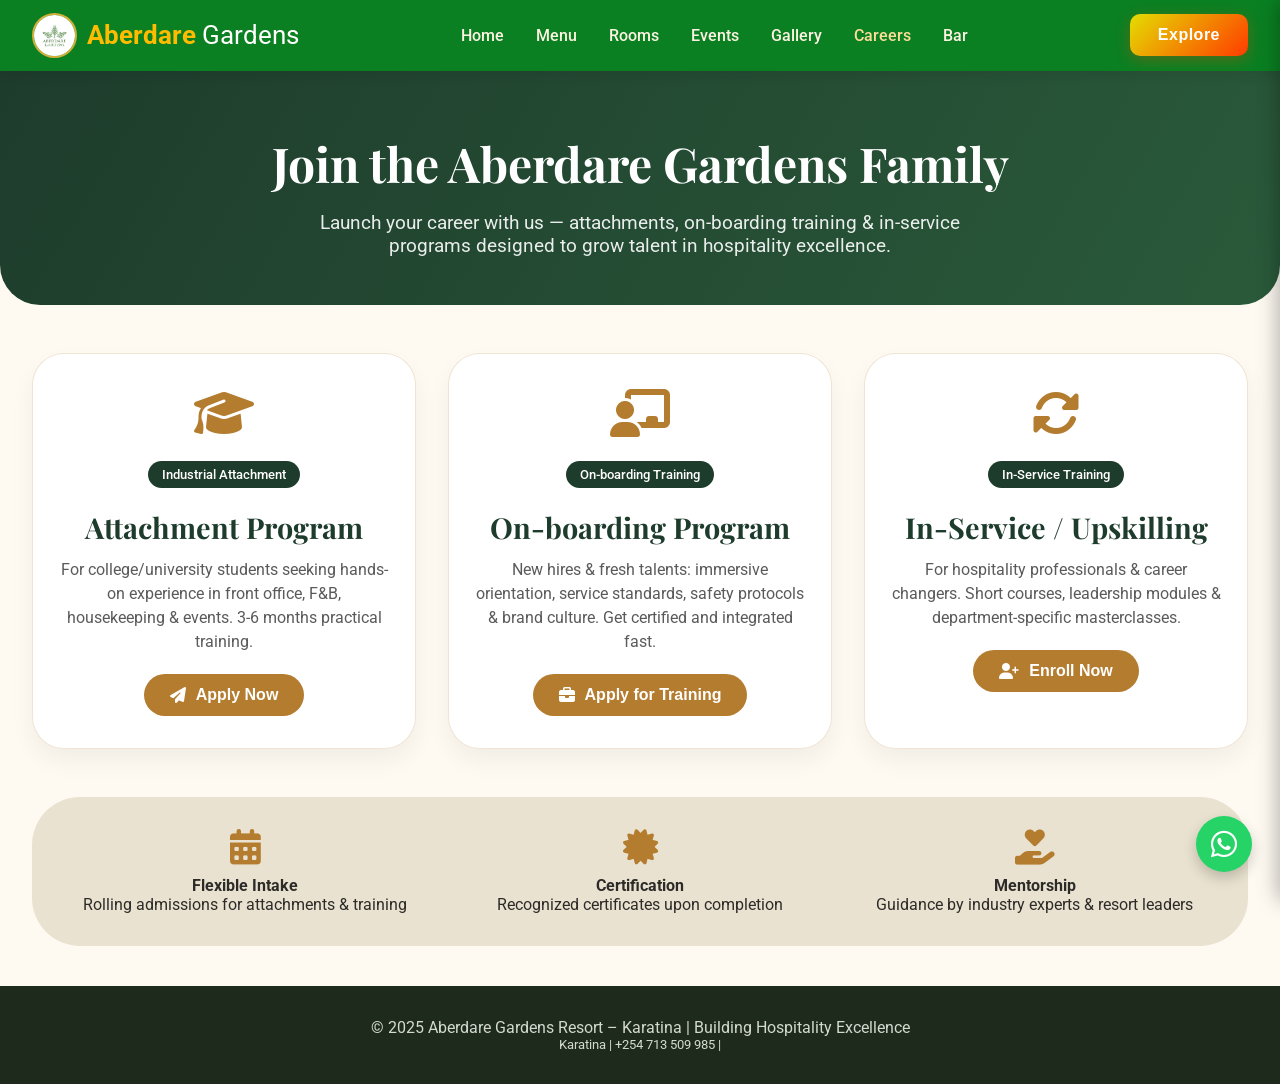
<file: careers.html>
<!DOCTYPE html>
<html lang="en">
<head>
    <meta charset="UTF-8">
    <meta name="viewport" content="width=device-width, initial-scale=1.0, viewport-fit=cover">
    <title>Careers | Aberdare Gardens – Train & Grow</title>
    <!-- Preconnect & optimized font loading -->
    <link rel="preconnect" href="https://fonts.googleapis.com">
    <link rel="preconnect" href="https://fonts.gstatic.com" crossorigin>
    <link rel="preconnect" href="https://cdnjs.cloudflare.com">
    <link href="https://fonts.googleapis.com/css2?family=Roboto:wght@400;500;700&family=Playfair+Display:wght@400;600;700&display=swap" rel="stylesheet">
    <link rel="stylesheet" href="https://cdnjs.cloudflare.com/ajax/libs/font-awesome/6.5.0/css/all.min.css">
    <link rel="icon" type="image/png" href="logo1.png">
    <style>
        * {
            margin: 0;
            padding: 0;
            box-sizing: border-box;
        }

        body {
            font-family: 'Roboto', system-ui, -apple-system, 'Segoe UI', sans-serif;
            background: #fefaf2;
            color: #2c2b28;
            scroll-behavior: smooth;
        }

        /* NAVBAR (same styling, stays consistent) */
        .navbar {
            position: sticky;
            top: 0;
            background: #0a8022;
            z-index: 1000;
            padding: 0.8rem 0;
            box-shadow: 0 4px 12px rgba(0,0,0,0.08);
            transform: translateZ(0);
        }
        .container {
            max-width: 1280px;
            margin: 0 auto;
            padding: 0 2rem;
        }
        .nav-container {
            display: flex;
            justify-content: space-between;
            align-items: center;
        }
        .brand {
            display: flex;
            align-items: center;
            gap: 10px;
            text-decoration: none;
            cursor: pointer;
        }
        .brand img {
            width: 45px;
            height: 45px;
            border-radius: 50%;
            object-fit: cover;
            border: 2px solid #D4AF37;
            background: #f3e5c0;
        }
        .logo-text {
            font-size: 1.6rem;
            font-weight: 700;
            color: #ffbb00;
        }
        .logo-text span {
            font-weight: 400;
            color: #fffefc;
        }
        .nav-links {
            display: flex;
            list-style: none;
            gap: 2rem;
        }
        .nav-links li a {
            text-decoration: none;
            color: #fef3e2;
            font-weight: 500;
            transition: color 0.2s ease;
        }
        .nav-links li a:hover { color: #f5c542; }
        .mobile-menu-btn {
            display: none;
            background: none;
            border: none;
            font-size: 1.8rem;
            color: #fef3e2;
            cursor: pointer;
        }
        /* Mobile Sidebar */
        .mobile-sidebar {
            position: fixed;
            top: 0;
            right: -280px;
            width: 280px;
            height: 100%;
            background: #02801b;
            box-shadow: -2px 0 20px rgba(0,0,0,0.3);
            z-index: 1100;
            padding: 2rem 1.5rem;
            transition: right 0.25s cubic-bezier(0.2, 0.9, 0.4, 1.1);
            display: flex;
            flex-direction: column;
            gap: 1.2rem;
        }
        .mobile-sidebar.open { right: 0; }
        .close-sidebar {
            align-self: flex-end;
            background: #c9302c;
            border: none;
            border-radius: 30px;
            height: 34px;
            width: 34px;
            font-size: 20px;
            cursor: pointer;
            color: white;
            display: flex;
            align-items: center;
            justify-content: center;
        }
        .mobile-sidebar a {
            color: white;
            text-decoration: none;
            font-size: 1.2rem;
            padding: 0.5rem 0;
            border-bottom: 1px solid rgba(255,255,255,0.2);
        }
        .sidebar-overlay {
            position: fixed;
            top: 0;
            left: 0;
            width: 100%;
            height: 100%;
            background: rgba(0,0,0,0.4);
            z-index: 1050;
            visibility: hidden;
            opacity: 0;
            transition: opacity 0.2s ease, visibility 0s linear 0.2s;
        }
        .sidebar-overlay.active {
            visibility: visible;
            opacity: 1;
            transition: opacity 0.2s ease;
        }
        .footer-social {
            margin-top: 1rem;
            display: flex;
            gap: 1rem;
            color: #fff;
        }
        .footer-social a {
            color: #fff;
            background: rgba(255,255,255,0.2);
            width: 38px;
            height: 38px;
            display: inline-flex;
            align-items: center;
            justify-content: center;
            border-radius: 50%;
            font-size: 1.2rem;
            transition: 0.2s;
            text-decoration: none;
        }

        /* CAREERS HERO SECTION */
        .careers-hero {
            background: linear-gradient(120deg, #1e3c2c 0%, #2a5a3a 100%);
            padding: 60px 0 48px;
            text-align: center;
            color: white;
            border-radius: 0 0 40px 40px;
            margin-bottom: 48px;
        }
        .careers-hero h1 {
            font-family: 'Playfair Display', serif;
            font-size: 3rem;
            margin-bottom: 1rem;
        }
        .careers-hero p {
            font-size: 1.2rem;
            max-width: 700px;
            margin: 0 auto;
            opacity: 0.9;
        }

        /* main cards grid */
        .programs-grid {
            display: grid;
            grid-template-columns: repeat(auto-fit, minmax(300px, 1fr));
            gap: 2rem;
            margin: 2rem 0 3rem;
        }
        .program-card {
            background: white;
            border-radius: 32px;
            padding: 32px 24px;
            box-shadow: 0 12px 24px rgba(0,0,0,0.05);
            transition: transform 0.25s, box-shadow 0.25s;
            border: 1px solid rgba(180,124,46,0.2);
            text-align: center;
        }
        .program-card:hover {
            transform: translateY(-8px);
            box-shadow: 0 24px 36px rgba(0,0,0,0.1);
        }
        .program-icon {
            font-size: 3rem;
            color: #b47c2e;
            margin-bottom: 18px;
        }
        .program-card h3 {
            font-family: 'Playfair Display', serif;
            font-size: 1.8rem;
            color: #1e3c2c;
            margin-bottom: 12px;
        }
        .program-card p {
            color: #5a5a5a;
            line-height: 1.5;
            margin-bottom: 20px;
        }
        .badge {
            background: #1e3c2c;
            color: white;
            display: inline-block;
            padding: 6px 14px;
            border-radius: 40px;
            font-size: 0.8rem;
            font-weight: 500;
            margin-bottom: 20px;
        }
        .apply-btn {
            background: #b47c2e;
            border: none;
            padding: 12px 26px;
            border-radius: 60px;
            font-weight: 600;
            color: white;
            cursor: pointer;
            font-size: 1rem;
            display: inline-flex;
            align-items: center;
            gap: 10px;
            transition: 0.2s;
        }
        .apply-btn:hover {
            background: #1e3c2c;
            transform: scale(1.02);
        }

        /* application form modal (comprehensive) */
        .modal {
            display: none;
            position: fixed;
            top: 0;
            left: 0;
            width: 100%;
            height: 100%;
            background: rgba(0,0,0,0.75);
            justify-content: center;
            align-items: center;
            z-index: 2000;
            backdrop-filter: blur(3px);
        }
        .modal.active {
            display: flex;
        }
        .modal-content {
            background: white;
            border-radius: 40px;
            max-width: 560px;
            width: 90%;
            max-height: 90vh;
            overflow-y: auto;
            padding: 32px 28px;
            position: relative;
            animation: fadeSlide 0.25s ease;
        }
        @keyframes fadeSlide {
            from { opacity: 0; transform: translateY(20px);}
            to { opacity: 1; transform: translateY(0);}
        }
        .modal-content h3 {
            font-family: 'Playfair Display', serif;
            font-size: 1.8rem;
            margin-bottom: 8px;
            color: #1e3c2c;
        }
        .modal-content h4 {
            margin-bottom: 20px;
            color: #b47c2e;
            font-weight: 500;
            border-left: 4px solid #b47c2e;
            padding-left: 14px;
        }
        .close-modal {
            position: absolute;
            top: 20px;
            right: 24px;
            background: none;
            border: none;
            font-size: 28px;
            cursor: pointer;
            color: #777;
        }
        .form-group {
            margin-bottom: 20px;
        }
        .form-group label {
            display: block;
            font-weight: 500;
            margin-bottom: 8px;
            font-size: 0.9rem;
            color: #2c3e2b;
        }
        .form-group input, .form-group select, .form-group textarea {
            width: 100%;
            padding: 12px 16px;
            border-radius: 60px;
            border: 1px solid #ddd;
            font-family: inherit;
            background: #fefcf7;
            transition: 0.2s;
        }
        .form-group textarea {
            border-radius: 24px;
            resize: vertical;
        }
        .form-group input:focus, .form-group select:focus, .form-group textarea:focus {
            outline: none;
            border-color: #b47c2e;
            box-shadow: 0 0 0 3px rgba(180,124,46,0.1);
        }
        .double-field {
            display: grid;
            grid-template-columns: 1fr 1fr;
            gap: 12px;
        }
        .upload-hint {
            font-size: 0.75rem;
            color: #7f8c5e;
            margin-top: 5px;
        }
        .submit-career-btn {
            background: #09a204;
            width: 100%;
            padding: 14px;
            font-weight: bold;
            border: none;
            border-radius: 60px;
            color: white;
            font-size: 1rem;
            cursor: pointer;
            transition: 0.2s;
            margin-top: 10px;
        }
        .submit-career-btn:hover {
            background: #1e6b2f;
        }

        .toast-msg {
            position: fixed;
            bottom: 30px;
            left: 50%;
            transform: translateX(-50%);
            background: #1e3c2c;
            color: white;
            padding: 12px 28px;
            border-radius: 60px;
            font-weight: 500;
            opacity: 0;
            transition: opacity 0.2s;
            z-index: 2100;
            pointer-events: none;
            font-size: 0.9rem;
        }

        .info-section {
            background: #e9e2d0;
            border-radius: 48px;
            padding: 32px 28px;
            margin: 40px 0;
            display: flex;
            flex-wrap: wrap;
            gap: 24px;
            justify-content: space-between;
        }
        .info-item {
            flex: 1;
            min-width: 200px;
            text-align: center;
        }
        .info-item i {
            font-size: 2.2rem;
            color: #b47c2e;
            margin-bottom: 12px;
        }
        .footer {
            text-align: center;
            padding: 32px;
            background: #1e2a1b;
            color: #d4d9cf;
        }
        @media (max-width: 850px) {
            .nav-links { display: none; }
            .mobile-menu-btn { display: block; }
            .careers-hero h1 { font-size: 2.2rem; }
            .programs-grid { grid-template-columns: 1fr; }
        }
        .scroll-reveal {
            opacity: 0;
            transform: translateY(20px);
            transition: opacity 0.5s ease, transform 0.5s ease;
        }
        .scroll-reveal.revealed {
            opacity: 1;
            transform: translateY(0);
        }
        .whatsapp-float {
            position: fixed;
            bottom: 28px;
            right: 28px;
            background: #25D366;
            color: white;
            width: 56px;
            height: 56px;
            border-radius: 50%;
            display: flex;
            align-items: center;
            justify-content: center;
            font-size: 30px;
            cursor: pointer;
            box-shadow: 0 6px 14px rgba(0,0,0,0.2);
            z-index: 999;
        }
        .explorebutton {
    background: linear-gradient(135deg, #e4dd02, #ff3c00);
    color: white;
    border: none;
    padding: 12px 28px;
    border-radius: 10px;
    font-size: 16px;
    font-weight: 600;
    cursor: pointer;
    transition: all 0.3s ease;
    box-shadow: 0 4px 15px rgba(255, 60, 0, 0.3);
    letter-spacing: 0.5px;
}

.explorebutton:hover {
    transform: translateY(-3px);
    box-shadow: 0 8px 20px rgba(255, 60, 0, 0.45);
    background: linear-gradient(135deg, #ff8c1a, #ff4d1a);
}

.explorebutton:active {
    transform: scale(0.97);
}
    </style>
</head>
<body>

<nav class="navbar">
    <div class="container nav-container">
        <a href="index.html" class="brand">
            <img src="logo1.png" alt="Aberdare Gardens Logo">
            <div class="logo-text">Aberdare <span>Gardens</span></div>
        </a>
        <ul class="nav-links">
            <li><a href="index.html">Home</a></li>
            <li><a href="menu.html">Menu</a></li>
            <li><a href="rooms.html">Rooms</a></li>
            <li><a href="events.html">Events</a></li>
            <li><a href="gallery.html">Gallery</a></li>
            <li><a href="careers.html" style="color:#ffdd99;">Careers</a></li>
            <li><a href="bar.html">Bar</a></li>
        </ul>
<button class="explorebutton" id="mobileMenuBtn">
    Explore
</button>    </div>
</nav>

<!-- mobile sidebar reset -->
<div class="mobile-sidebar" id="mobileSidebar">
    <button class="close-sidebar" id="closeSidebarBtn">✕</button>
    <div class="brand"><img src="logo1.png" width="40" height="40"><div class="logo-text">Aberdare <span>Gardens</span></div></div>
    <a href="index.html">Home</a><a href="menu.html">Menu</a><a href="rooms.html">Rooms</a><a href="events.html">Events</a>
    <a href="gallery.html">Gallery</a><a href="contact.html">Contact</a><a href="careers.html">Careers</a><a href="bar.html">Bar</a>
    <div class="footer-social"><a href="https://www.facebook.com/karatinagardens"><i class="fab fa-facebook-f"></i></a><a href="https://www.tiktok.com/@aberdaregardens"><i class="fab fa-tiktok"></i></a></div>
</div>
<div class="sidebar-overlay" id="sidebarOverlay"></div>

<!-- Careers Hero -->
<div class="careers-hero">
    <div class="container">
        <h1>Join the Aberdare Gardens Family</h1>
        <p>Launch your career with us — attachments, on‑boarding training & in‑service programs designed to grow talent in hospitality excellence.</p>
    </div>
</div>

<div class="container">
    <!-- Program Selection Cards -->
    <div class="programs-grid">
        <div class="program-card scroll-reveal">
            <div class="program-icon"><i class="fas fa-graduation-cap"></i></div>
            <div class="badge">Industrial Attachment</div>
            <h3>Attachment Program</h3>
            <p>For college/university students seeking hands-on experience in front office, F&B, housekeeping & events. 3-6 months practical training.</p>
            <button class="apply-btn" data-program="attachment"><i class="fas fa-paper-plane"></i> Apply Now</button>
        </div>
        <div class="program-card scroll-reveal">
            <div class="program-icon"><i class="fas fa-chalkboard-user"></i></div>
            <div class="badge">On‑boarding Training</div>
            <h3>On‑boarding Program</h3>
            <p>New hires & fresh talents: immersive orientation, service standards, safety protocols & brand culture. Get certified and integrated fast.</p>
            <button class="apply-btn" data-program="onboarding"><i class="fas fa-briefcase"></i> Apply for Training</button>
        </div>
        <div class="program-card scroll-reveal">
            <div class="program-icon"><i class="fas fa-sync-alt"></i></div>
            <div class="badge">In‑Service Training</div>
            <h3>In‑Service / Upskilling</h3>
            <p>For hospitality professionals & career changers. Short courses, leadership modules & department-specific masterclasses.</p>
            <button class="apply-btn" data-program="inservice"><i class="fas fa-user-plus"></i> Enroll Now</button>
        </div>
    </div>

    <!-- extra info block -->
    <div class="info-section scroll-reveal">
        <div class="info-item"><i class="fas fa-calendar-alt"></i><h4>Flexible Intake</h4><p>Rolling admissions for attachments & training</p></div>
        <div class="info-item"><i class="fas fa-certificate"></i><h4>Certification</h4><p>Recognized certificates upon completion</p></div>
        <div class="info-item"><i class="fas fa-hand-holding-heart"></i><h4>Mentorship</h4><p>Guidance by industry experts & resort leaders</p></div>
    </div>
</div>

<!-- Universal Application Modal (dynamic fields based on training type) -->
<div id="careerModal" class="modal">
    <div class="modal-content">
        <button class="close-modal" id="closeCareerModalBtn">&times;</button>
        <h3 id="modalTitle">Apply for Program</h3>
        <h4 id="programSubtype"></h4>
        <form id="careerApplicationForm">
            <input type="hidden" id="selectedProgram" name="programType">
            <div class="form-group"><label>Full Name *</label><input type="text" id="fullName" required placeholder="e.g. Jane Mwangi"></div>
            <div class="double-field">
                <div class="form-group"><label>Email *</label><input type="email" id="appEmail" required placeholder="you@example.com"></div>
                <div class="form-group"><label>Phone *</label><input type="tel" id="appPhone" required placeholder="+2547XXXXXXXX"></div>
            </div>
            <div class="form-group"><label>Education/Institution (if any)</label><input type="text" id="institution" placeholder="University / College / School"></div>
            <div class="form-group"><label>Preferred Start Date</label><input type="date" id="startDate"></div>
            <div class="form-group"><label>Upload CV / Resume (PDF, DOC)</label>
                <input type="file" id="cvFile" accept=".pdf,.doc,.docx">
                <div class="upload-hint">Optional but recommended — attach your CV</div>
            </div>
            <div class="form-group"><label>Additional Message / Cover Note</label><textarea id="coverMsg" rows="3" placeholder="Tell us about your motivation, skills or experience..."></textarea></div>
            <button type="submit" class="submit-career-btn"><i class="fab fa-whatsapp"></i> Submit Application</button>
        </form>
        <p style="font-size:0.75rem; text-align:center; margin-top:16px;">By applying, you agree to our training terms. Our HR team will contact you within 3 days.</p>
    </div>
</div>

<div id="toastMsg" class="toast-msg"></div>
<div class="whatsapp-float" id="whatsappFloatBtn"><i class="fab fa-whatsapp"></i></div>

<footer class="footer">
    <p>&copy; 2025 Aberdare Gardens Resort – Karatina | Building Hospitality Excellence</p>
    <p style="font-size:0.8rem;">Karatina  |  +254 713 509 985 | </p>
</footer>

<script>
(function() {
    // Helper functions
    function showToast(msg, isError = false) {
        const toast = document.getElementById("toastMsg");
        if(!toast) return;
        toast.innerText = msg;
        toast.style.backgroundColor = isError ? "#b33" : "#1e3c2c";
        toast.style.opacity = "1";
        setTimeout(() => toast.style.opacity = "0", 3000);
    }

    // Send application data to WhatsApp (HR)
    function sendApplicationToWhatsApp(program, formDataObj) {
        let message = `*NEW CAREER APPLICATION - ABERDARE GARDENS*%0A%0A`;
        message += ` *Program Type:* ${program}%0A`;
        message += ` *Name:* ${encodeURIComponent(formDataObj.fullName)}%0A`;
        message += ` *Email:* ${encodeURIComponent(formDataObj.email)}%0A`;
        message += ` *Phone:* ${encodeURIComponent(formDataObj.phone)}%0A`;
        message += ` *Institution:* ${encodeURIComponent(formDataObj.institution || 'Not specified')}%0A`;
        message += ` *Start Date:* ${encodeURIComponent(formDataObj.startDate || 'Flexible')}%0A`;
        message += ` *Message:* ${encodeURIComponent(formDataObj.message || 'No additional info')}%0A`;
        message += ` *CV attached?* ${formDataObj.hasCV ? 'Yes (file included manually)' : 'No CV attached'}%0A%0A`;
        message += `--- Application from Aberdare Careers Page ---`;
        const whatsappNumber = "254713509985";
        const url = `https://wa.me/${whatsappNumber}?text=${message}`;
        window.open(url, '_blank', 'noopener,noreferrer');
    }

    // handle file reading if needed (optional, but we can provide data uri for reference - but due to wa limitations we just notify)
    // For simplicity we will just notify that CV is included; user will resend manually or HR contacts.
    // We simulate submission and show toast.
    const modal = document.getElementById("careerModal");
    const modalTitle = document.getElementById("modalTitle");
    const programSubtypeSpan = document.getElementById("programSubtype");
    const selectedProgramInput = document.getElementById("selectedProgram");
    const closeModalBtn = document.getElementById("closeCareerModalBtn");
    const careerForm = document.getElementById("careerApplicationForm");

    let currentProgram = "";

    // open modal handler from each apply button
    const applyBtns = document.querySelectorAll(".apply-btn");
    applyBtns.forEach(btn => {
        btn.addEventListener("click", (e) => {
            const programVal = btn.getAttribute("data-program");
            if(programVal === "attachment") {
                currentProgram = "Industrial Attachment";
                modalTitle.innerText = " Attachment Application";
                programSubtypeSpan.innerText = "Industrial Attachment (3-6 months) | College/University students";
            } else if(programVal === "onboarding") {
                currentProgram = "On‑boarding Training";
                modalTitle.innerText = " On‑boarding Training";
                programSubtypeSpan.innerText = "Entry-level orientation & hospitality foundation";
            } else if(programVal === "inservice") {
                currentProgram = "In‑Service / Upskilling";
                modalTitle.innerText = " In‑Service Training";
                programSubtypeSpan.innerText = "Professional development & advanced modules";
            }
            selectedProgramInput.value = currentProgram;
            // reset form fields (except file input, we reset manually)
            careerForm.reset();
            document.getElementById("fullName").value = "";
            document.getElementById("appEmail").value = "";
            document.getElementById("appPhone").value = "";
            document.getElementById("institution").value = "";
            document.getElementById("startDate").value = "";
            document.getElementById("coverMsg").value = "";
            // clear file input? better to reset via new clone but we simply create a new reference (safe)
            const fileInput = document.getElementById("cvFile");
            if(fileInput) fileInput.value = "";
            modal.classList.add("active");
        });
    });

    // modal close
    function closeModal() { modal.classList.remove("active"); }
    if(closeModalBtn) closeModalBtn.addEventListener("click", closeModal);
    window.addEventListener("click", (e) => { if(e.target === modal) closeModal(); });
    document.addEventListener("keydown", (e) => { if(e.key === "Escape" && modal.classList.contains("active")) closeModal(); });

    // handle form submission
    careerForm.addEventListener("submit", async (e) => {
        e.preventDefault();
        const fullName = document.getElementById("fullName")?.value.trim();
        const email = document.getElementById("appEmail")?.value.trim();
        const phone = document.getElementById("appPhone")?.value.trim();
        const institution = document.getElementById("institution")?.value.trim() || "";
        const startDate = document.getElementById("startDate")?.value || "";
        const message = document.getElementById("coverMsg")?.value.trim() || "";
        const program = selectedProgramInput.value;

        if(!fullName) { showToast("Please enter your full name", true); return; }
        if(!email || !email.includes("@")) { showToast("Valid email required", true); return; }
        if(!phone) { showToast("Phone number is required", true); return; }

        const cvFile = document.getElementById("cvFile").files[0];
        let hasCV = false;
        let cvInfo = "";
        if(cvFile) {
            hasCV = true;
            cvInfo = `📎 CV Filename: ${cvFile.name} (${(cvFile.size/1024).toFixed(1)} KB)`;
        }

        // build data object
        const formDataObj = {
            fullName: fullName,
            email: email,
            phone: phone,
            institution: institution,
            startDate: startDate,
            message: message,
            hasCV: hasCV,
            cvInfo: cvInfo
        };

        // if CV exists we show a note that HR will request file directly (or user can reattach)
        let confirmationMsg = `Application for ${program} submitted successfully! Our HR will contact you via WhatsApp/email within 48hrs.`;
        showToast(confirmationMsg);
        
        // Send formatted WhatsApp message to careers line
        let waMsg = `* NEW CAREER APPLICATION*%0A`;
        waMsg += `━━━━━━━━━━━━━━━━%0A`;
        waMsg += ` *Program*: ${encodeURIComponent(program)}%0A`;
        waMsg += ` *Name*: ${encodeURIComponent(fullName)}%0A`;
        waMsg += ` *Email*: ${encodeURIComponent(email)}%0A`;
        waMsg += `*Phone*: ${encodeURIComponent(phone)}%0A`;
        waMsg += ` *Institution*: ${encodeURIComponent(institution || 'N/A')}%0A`;
        waMsg += ` *Start Date*: ${encodeURIComponent(startDate || 'Flexible')}%0A`;
        waMsg += ` *Message*: ${encodeURIComponent(message.substring(0, 300))}%0A`;
        if(hasCV) waMsg += `📎 *CV attached*: ${encodeURIComponent(cvFile.name)} (send separately or request)%0A`;
        waMsg += `━━━━━━━━━━━━━━━━%0ASubmitted via Aberdare Careers Hub`;
        
        const hrWhatsapp = "254713509985";
        window.open(`https://wa.me/${hrWhatsapp}?text=${waMsg}`, '_blank', 'noopener,noreferrer');
        
        // reset form and close modal after short delay
        careerForm.reset();
        setTimeout(() => closeModal(), 1500);
        // also clear file input value
        const fileResetter = document.getElementById("cvFile");
        if(fileResetter) fileResetter.value = "";
    });

    // Mobile sidebar logic
    const mobileSidebar = document.getElementById("mobileSidebar");
    const overlaySide = document.getElementById("sidebarOverlay");
    const mobileMenuBtn = document.getElementById("mobileMenuBtn");
    const closeSidebarBtn = document.getElementById("closeSidebarBtn");
    function openSidebar() { mobileSidebar?.classList.add("open"); overlaySide?.classList.add("active"); document.body.style.overflow = "hidden"; }
    function closeSidebarFunc() { mobileSidebar?.classList.remove("open"); overlaySide?.classList.remove("active"); document.body.style.overflow = ""; }
    if(mobileMenuBtn) mobileMenuBtn.addEventListener("click", openSidebar);
    if(closeSidebarBtn) closeSidebarBtn.addEventListener("click", closeSidebarFunc);
    if(overlaySide) overlaySide.addEventListener("click", closeSidebarFunc);

    // WhatsApp float
    const waFloat = document.getElementById("whatsappFloatBtn");
    if(waFloat) waFloat.addEventListener("click", () => { window.open("https://wa.me/254713509985?text=Hello%20Aberdare%20Gardens%2C%20I'm%20interested%20in%20careers%20or%20training%20programs", '_blank'); });

    // Intersection Observer for scroll reveal
    const reveals = document.querySelectorAll('.scroll-reveal');
    if(reveals.length && 'IntersectionObserver' in window) {
        const obs = new IntersectionObserver((entries) => {
            entries.forEach(e => { if(e.isIntersecting) { e.target.classList.add('revealed'); obs.unobserve(e.target); } });
        }, { threshold: 0.1, rootMargin: "10px" });
        reveals.forEach(el => obs.observe(el));
    } else { reveals.forEach(el => el.classList.add('revealed')); }
    
    // avoid any unsafe console errors from external links & missing globals
    window.renderMenu = window.renderMenu || function(){};
})();
</script>
</body>
</html>
</file>
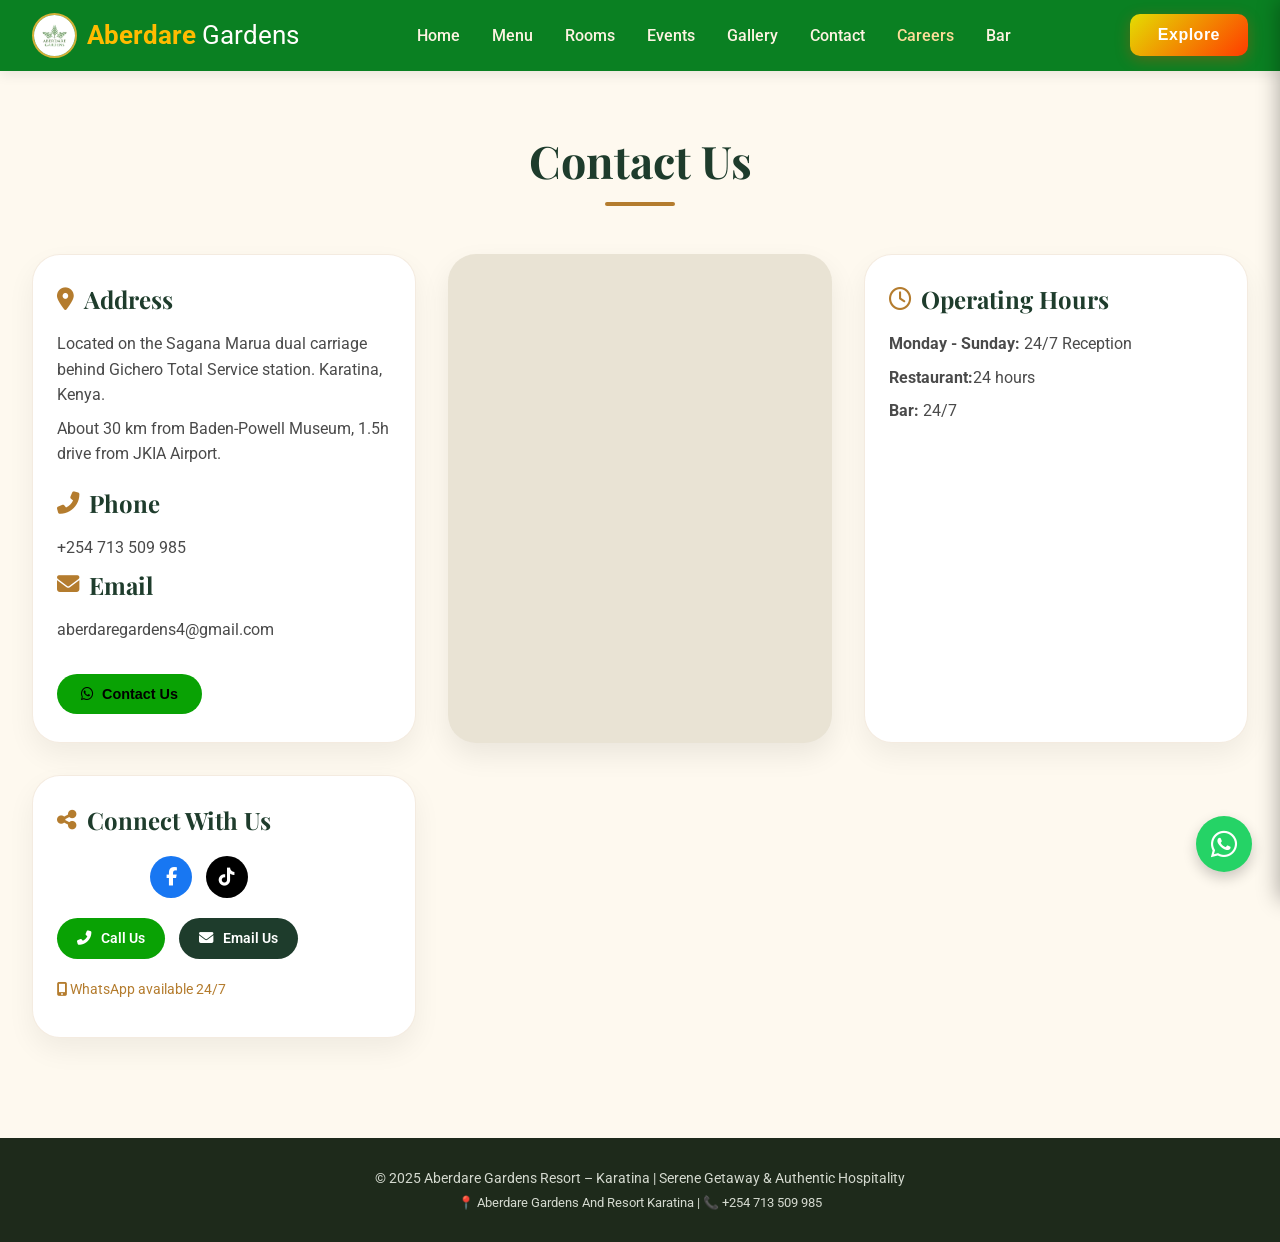
<file: contact.html>
<!DOCTYPE html>
<html lang="en">
<head>
    <meta charset="UTF-8">
    <meta name="viewport" content="width=device-width, initial-scale=1.0, viewport-fit=cover">
    <title>Aberdare Gardens | Contact Us</title>
    <!-- Preconnect to critical third-party origins to speed up fonts & external resources -->
    <link rel="preconnect" href="https://fonts.googleapis.com">
    <link rel="preconnect" href="https://fonts.gstatic.com" crossorigin>
    <link rel="preconnect" href="https://cdnjs.cloudflare.com">
    <!-- Optimized font loading: only required weights & display swap -->
    <link href="https://fonts.googleapis.com/css2?family=Roboto:wght@400;500;700&family=Playfair+Display:wght@400;600;700&display=swap" rel="stylesheet">
    <link rel="stylesheet" href="https://cdnjs.cloudflare.com/ajax/libs/font-awesome/6.5.0/css/all.min.css">
    <!-- Favicon with lazy loading hint: using static path but no blocking -->
    <link rel="icon" type="image/png" href="logo1.png">
    <style>
        /* Critical & minimalist reset + style cascade — no unused heavy keyframes moved later */
        * {
            margin: 0;
            padding: 0;
            box-sizing: border-box;
        }

        body {
            font-family: 'Roboto', system-ui, -apple-system, 'Segoe UI', sans-serif;
            background: #fef9ef;
            color: #2c2b28;
            scroll-behavior: smooth;
        }

        /* Optimized navbar with sticky but minimal paint */
        .navbar {
            position: sticky;
            top: 0;
            background: #0a8022;
            z-index: 1000;
            padding: 0.8rem 0;
            box-shadow: 0 4px 12px rgba(0,0,0,0.08);
            transform: translateZ(0); /* GPU hint */
        }
        .container {
            max-width: 1280px;
            margin: 0 auto;
            padding: 0 2rem;
        }
        .nav-container {
            display: flex;
            justify-content: space-between;
            align-items: center;
        }
     .brand{
    display: flex;
    align-items: center;
    gap: 10px;
    text-decoration: none;
    cursor: pointer;
}
        .brand img {
            width: 45px;
            height: 45px;
            border-radius: 50%;
            object-fit: cover;
            border: 2px solid #D4AF37;
            background: #f3e5c0; /* placeholder bg while loading */
        }
        .logo-text {
            font-size: 1.6rem;
            font-weight: 700;
            color: #ffbb00;
        }
        .logo-text span {
            font-weight: 400;
            color: #fffefc;
        }
        .nav-links {
            display: flex;
            list-style: none;
            gap: 2rem;
        }
        .nav-links li a {
            text-decoration: none;
            color: #fef3e2;
            font-weight: 500;
            transition: color 0.2s ease;
        }
        .nav-links li a:hover { color: #f5c542; }
        .mobile-menu-btn {
            display: none;
            background: none;
            border: none;
            font-size: 1.8rem;
            color: #fef3e2;
            cursor: pointer;
        }
        /* Mobile Sidebar styles */
        .mobile-sidebar {
            position: fixed;
            top: 0;
            right: -280px;
            width: 280px;
            height: 100%;
            background: #02801b;
            box-shadow: -2px 0 20px rgba(0,0,0,0.3);
            z-index: 1100;
            padding: 2rem 1.5rem;
            transition: right 0.25s cubic-bezier(0.2, 0.9, 0.4, 1.1);
            display: flex;
            flex-direction: column;
            gap: 1.2rem;
        }
        .mobile-sidebar.open { right: 0; }
        .close-sidebar {
            align-self: flex-end;
            background: #c9302c;
            border: none;
            border-radius: 30px;
            height: 34px;
            width: 34px;
            font-size: 20px;
            cursor: pointer;
            color: white;
            display: flex;
            align-items: center;
            justify-content: center;
        }
        .mobile-sidebar a {
            color: white;
            text-decoration: none;
            font-size: 1.2rem;
            padding: 0.5rem 0;
            border-bottom: 1px solid rgba(255,255,255,0.2);
        }
        .sidebar-overlay {
            position: fixed;
            top: 0;
            left: 0;
            width: 100%;
            height: 100%;
            background: rgba(0,0,0,0.4);
            z-index: 1050;
            visibility: hidden;
            opacity: 0;
            transition: opacity 0.2s ease, visibility 0s linear 0.2s;
        }
        .sidebar-overlay.active {
            visibility: visible;
            opacity: 1;
            transition: opacity 0.2s ease;
        }
        /* contact section streamlined CSS — removed unnecessary delays */
        #contact {
            padding: 60px 0 80px;
        }
        h2 {
            font-family: 'Playfair Display', serif;
            font-size: 2.8rem;
            color: #1e3c2c;
            text-align: center;
            margin-bottom: 48px;
            position: relative;
        }
        h2:after {
            content: '';
            display: block;
            width: 70px;
            height: 4px;
            background: #b47c2e;
            margin: 12px auto 0;
            border-radius: 4px;
        }
        .contact-grid {
            display: grid;
            grid-template-columns: repeat(auto-fit, minmax(300px, 1fr));
            gap: 32px;
        }
        .info-card {
            background: white;
            border-radius: 28px;
            padding: 28px 24px;
            box-shadow: 0 12px 28px rgba(0,0,0,0.06);
            transition: transform 0.2s, box-shadow 0.2s;
            border: 1px solid rgba(180,124,46,0.15);
            will-change: transform;
        }
        .info-card:hover {
            transform: translateY(-5px);
            box-shadow: 0 20px 32px rgba(0,0,0,0.1);
        }
        .info-card h3 {
            font-family: 'Playfair Display', serif;
            font-size: 1.5rem;
            color: #1e3c2c;
            margin-bottom: 16px;
            display: flex;
            align-items: center;
            gap: 10px;
        }
        .info-card h3 i {
            color: #b47c2e;
            font-size: 1.4rem;
        }
        .info-card p {
            line-height: 1.6;
            color: #4a4a4a;
            margin-bottom: 8px;
        }
        .map-container {
            border-radius: 28px;
            overflow: hidden;
            box-shadow: 0 12px 28px rgba(0,0,0,0.08);
            height: 100%;
            min-height: 280px;
            background: #e9e3d4; /* placeholder while iframe loads */
        }
        .map-container iframe {
            width: 100%;
            height: 100%;
            min-height: 280px;
            border: 0;
            display: block;
        }
        .social-icons {
            display: flex;
            gap: 20px;
            margin: 20px 0 20px;
        }
        .social-icons a {
            background: #1e3c2c;
            color: white;
            width: 44px;
            height: 44px;
            border-radius: 50%;
            display: inline-flex;
            align-items: center;
            justify-content: center;
            font-size: 1.3rem;
            transition: 0.2s;
            text-decoration: none;
        }
        .social-icons a:hover {
            background: #b47c2e;
            transform: scale(1.05);
        }
        .contact-actions {
            margin-top: 20px;
            display: flex;
            gap: 14px;
            flex-wrap: wrap;
        }
        .contact-btn {
            padding: 12px 20px;
            border-radius: 50px;
            text-decoration: none;
            font-weight: 600;
            transition: 0.2s ease;
            display: inline-flex;
            align-items: center;
            gap: 10px;
            font-size: 0.9rem;
        }
        .call-btn { background: #09a204; color: white; }
        .call-btn:hover { background: #078a03; transform: translateY(-2px); }
        .email-btn { background: #1e3c2c; color: white; }
        .email-btn:hover { background: #b47c2e; transform: translateY(-2px); }
        .btn {
            background: #b47c2e;
            border: none;
            padding: 12px 24px;
            border-radius: 50px;
            font-weight: 600;
            cursor: pointer;
            transition: 0.2s;
            font-size: 0.9rem;
            display: inline-flex;
            align-items: center;
            gap: 8px;
        }
        .btn:hover { background: #1e3c2c; color: white; }
        /* Modal */
        .modal {
            display: none;
            position: fixed;
            top: 0;
            left: 0;
            width: 100%;
            height: 100%;
            background: rgba(0,0,0,0.7);
            justify-content: center;
            align-items: center;
            z-index: 2000;
        }
        .modal.active { display: flex; }
        .modal-content {
            background: white;
            border-radius: 32px;
            max-width: 500px;
            width: 90%;
            padding: 32px;
            position: relative;
            animation: fadeInUp 0.2s ease;
        }
        @keyframes fadeInUp {
            from { opacity: 0; transform: translateY(15px); }
            to { opacity: 1; transform: translateY(0); }
        }
        .close-modal {
            position: absolute;
            top: 18px;
            right: 22px;
            background: none;
            border: none;
            font-size: 28px;
            cursor: pointer;
            color: #888;
        }
        .close-modal:hover { color: #1e3c2c; }
        .form-group {
            margin-bottom: 20px;
        }
        .form-group input, .form-group textarea, .form-group select {
            width: 100%;
            padding: 14px 16px;
            border-radius: 60px;
            border: 1px solid #ddd;
            font-family: inherit;
            font-size: 0.95rem;
            background: #fefaf5;
        }
        .form-group textarea {
            border-radius: 24px;
            resize: vertical;
        }
        .form-group input:focus, .form-group textarea:focus {
            outline: none;
            border-color: #b47c2e;
            box-shadow: 0 0 0 3px rgba(180,124,46,0.1);
        }
        #toastMsg {
            position: fixed;
            bottom: 30px;
            left: 50%;
            transform: translateX(-50%);
            background: #1e3c2c;
            color: white;
            padding: 12px 28px;
            border-radius: 60px;
            font-weight: 500;
            opacity: 0;
            transition: opacity 0.2s;
            z-index: 2100;
            pointer-events: none;
            font-size: 0.9rem;
            box-shadow: 0 4px 12px rgba(0,0,0,0.2);
        }
        .whatsapp-float {
            position: fixed;
            bottom: 28px;
            right: 28px;
            background: #25D366;
            color: white;
            width: 56px;
            height: 56px;
            border-radius: 50%;
            display: flex;
            align-items: center;
            justify-content: center;
            font-size: 30px;
            cursor: pointer;
            box-shadow: 0 6px 14px rgba(0,0,0,0.2);
            z-index: 999;
            transition: 0.2s;
        }
        .whatsapp-float:hover { transform: scale(1.05); background: #20b85f; }
        footer {
            text-align: center;
            padding: 32px;
            background: #1e2a1b;
            color: #d4d9cf;
            margin-top: 20px;
            font-size: 0.9rem;
        }
        @media (max-width: 850px) {
            .nav-links { display: none; }
            .mobile-menu-btn { display: block; }
            h2 { font-size: 2rem; }
            .contact-grid { grid-template-columns: 1fr; }
        }
        .scroll-reveal {
            opacity: 0;
            transform: translateY(20px);
            transition: opacity 0.45s cubic-bezier(0.2, 0.9, 0.4, 1.1), transform 0.45s ease;
        }
        .scroll-reveal.revealed {
            opacity: 1;
            transform: translateY(0);
        }
        /* Preload hint: avoid render blocking */
        img, iframe {
            content-visibility: auto;
        }
        /* SOCIAL FOLLOW SECTION */
.social-follow{
    display:flex;
    align-items:center;
    gap:14px;
    margin-top:20px;
    flex-wrap:wrap;
}

.follow-text{
    font-size:16px;
    font-weight:600;
    color:#fff;
    letter-spacing:0.5px;
}

.social-icon{
    width:42px;
    height:42px;
    display:flex;
    align-items:center;
    justify-content:center;
    border-radius:50%;
    text-decoration:none;
    font-size:18px;
    transition:0.3s ease;
    color:#fff;
}

/* FACEBOOK */
.social-icon.facebook{
    background:#1877f2;
}

/* TIKTOK */
.social-icon.tiktok{
    background:#000;
}

/* HOVER EFFECT */
.social-icon:hover{
    transform:translateY(-4px) scale(1.08);
    box-shadow:0 8px 18px rgba(0,0,0,0.25);
}
        .explorebutton {
    background: linear-gradient(135deg, #e4dd02, #ff3c00);
    color: white;
    border: none;
    padding: 12px 28px;
    border-radius: 10px;
    font-size: 16px;
    font-weight: 600;
    cursor: pointer;
    transition: all 0.3s ease;
    box-shadow: 0 4px 15px rgba(255, 60, 0, 0.3);
    letter-spacing: 0.5px;
}

.explorebutton:hover {
    transform: translateY(-3px);
    box-shadow: 0 8px 20px rgba(255, 60, 0, 0.45);
    background: linear-gradient(135deg, #ff8c1a, #ff4d1a);
}

.explorebutton:active {
    transform: scale(0.97);
}
    </style>
</head>
<body>

<nav class="navbar">
    <div class="container nav-container">
      <a href="index.html" class="brand">
    <img src="logo1.png" alt="Aberdare Gardens Logo">
    <div class="logo-text">
        Aberdare <span>Gardens</span>
    </div>
</a>
        <ul class="nav-links">
            <li><a href="index.html">Home</a></li>
            <li><a href="menu.html">Menu</a></li>
            <li><a href="rooms.html">Rooms</a></li>
            <li><a href="events.html">Events</a></li>
            <li><a href="gallery.html">Gallery</a></li>
            <li><a href="contact.html">Contact</a></li>
                        <li><a href="careers.html" style="color:#ffdd99;">Careers</a></li>

            <li><a href="bar.html">Bar</a></li>
        </ul>
        <button class="explorebutton" id="mobileMenuBtn">
    Explore
</button>
    </div>
</nav>

<div class="mobile-sidebar" id="mobileSidebar">
    <button class="close-sidebar" id="closeSidebarBtn" aria-label="Close">✕</button>
    <div class="brand">
        <img src="logo1.png" alt="Logo" width="40" height="40">
        <div class="logo-text">Aberdare <span>Gardens</span></div>
    </div>
     <a href="index.html">Home</a><a href="menu.html">Menu</a><a href="rooms.html">Rooms</a><a href="events.html">Events</a>
    <a href="gallery.html">Gallery</a><a href="contact.html">Contact</a><a href="careers.html">Careers</a><a href="bar.html">Bar</a>
   
    <div class="footer-social">
           <a href="https://www.facebook.com/karatinagardens"><i class="fab fa-facebook-f"></i></a>
    <a href="https://www.tiktok.com/@aberdaregardens?_r=1&_t=ZS-961Q5aNZFJP"><i class="fab fa-tiktok"></i></a>
   
    </div>
</div>
<div class="sidebar-overlay" id="sidebarOverlay"></div>

<!-- Contact Section Optimized -->
<section id="contact">
    <div class="container">
        <h2>Contact Us</h2>
        <div class="contact-grid">
            <!-- Address Card -->
            <div class="info-card scroll-reveal">
                <h3><i class="fas fa-map-marker-alt"></i> Address</h3>
                <p>Located on the Sagana Marua dual carriage behind Gichero Total Service station. Karatina, Kenya.</p>
                <p>About 30 km from Baden-Powell Museum, 1.5h drive from JKIA Airport.</p>
                <h3 style="margin-top: 20px;"><i class="fas fa-phone-alt"></i> Phone</h3>
                <p>+254 713 509 985</p>
                <h3><i class="fas fa-envelope"></i> Email</h3>
                <p>aberdaregardens4@gmail.com</p>
                <button class="btn" id="openContactFormBtn" style="margin-top: 24px; background: #09a204;"><i class="fab fa-whatsapp"></i> Contact Us</button>
            </div>

            <!-- Map Card - using loading lazy to speed up initial paint -->
            <div class="map-container scroll-reveal" style="width: 100%; height: 100%;">
                <iframe 
                    src="https://www.google.com/maps?q=Aberdare+Gardens+Karatina+Kenya&output=embed"
                    loading="lazy"
                    title="Aberdare Gardens Map"
                    aria-label="Google Maps location of Aberdare Gardens">
                </iframe>
            </div>

            <!-- Hours Card -->
            <div class="info-card scroll-reveal">
                <h3><i class="far fa-clock"></i> Operating Hours</h3>
                <p><strong>Monday - Sunday:</strong> 24/7 Reception</p>
                <p><strong>Restaurant:</strong>24 hours </p>
                <p><strong>Bar:</strong> 24/7</p>
            </div>

            <!-- Social & Actions Card -->
            <div class="info-card scroll-reveal">
                <h3><i class="fas fa-share-alt"></i> Connect With Us</h3>
             <!-- SOCIAL FOLLOW SECTION -->
<div class="social-follow">
    <span class="follow-text">Follow Us:</span>

    <a href="https://www.facebook.com/karatinagardens" target="_blank" class="social-icon facebook">
        <i class="fab fa-facebook-f"></i>
    </a>

    <a href="https://www.tiktok.com/@aberdaregardens?_r=1&_t=ZS-961Q5aNZFJP" target="_blank" class="social-icon tiktok">
        <i class="fab fa-tiktok"></i>
    </a>
</div>
                <div class="contact-actions">
                    <a href="tel:+254713509985" class="contact-btn call-btn"><i class="fas fa-phone-alt"></i> Call Us</a>
                    <a href="mailto:aberdaregardens4@gmail.com?subject=Booking%20Inquiry&body=Hello,%20I%20would%20like%20to%20make%20a%20booking" class="contact-btn email-btn"><i class="fas fa-envelope"></i> Email Us</a>
                </div>
                <p style="margin-top: 20px; font-size: 0.85rem; color:#b47c2e;"><i class="fas fa-mobile-alt"></i> WhatsApp available 24/7</p>
            </div>
        </div>
    </div>
</section>

<!-- Contact Modal (lightweight) -->
<div id="contactModal" class="modal">
    <div class="modal-content">
        <button class="close-modal" data-modal="contactModal">&times;</button>
        <h3 style="font-family: 'Playfair Display'; margin-bottom: 20px;">Send Direct Message</h3>
        <form id="contactFormModal">
            <div class="form-group"><input type="text" id="contactNameModal" placeholder="Your Name" required></div>
            <div class="form-group"><input type="email" id="contactEmailModal" placeholder="Email (optional)"></div>
            <div class="form-group"><textarea id="contactMsgModal" rows="3" placeholder="Your message..." required></textarea></div>
            <button type="submit" class="btn" style="background: #09a204; width: 100%;"><i class="fab fa-whatsapp"></i> Send </button>
        </form>
    </div>
</div>

<div id="toastMsg"></div>
<div class="whatsapp-float" id="whatsappFloatBtn" aria-label="Chat on WhatsApp"><i class="fab fa-whatsapp"></i></div>

<script>
    // Performance-first: Defer non-critical UI interactions but ensure immediate functionality
    (function() {
        // Helper: open WhatsApp with pre-filled message
        function sendWhatsApp(url) { 
            window.open(url, '_blank', 'noopener,noreferrer'); 
        }
        function showToast(msg) { 
            const toast = document.getElementById("toastMsg");
            if (!toast) return;
            toast.innerText = msg;
            toast.style.opacity = "1";
            setTimeout(() => toast.style.opacity = "0", 2500);
        }

        // Modal form submission (fast)
        const contactForm = document.getElementById("contactFormModal");
        if (contactForm) {
            contactForm.addEventListener("submit", (e) => {
                e.preventDefault();
                const name = document.getElementById("contactNameModal")?.value.trim() || "Guest";
                const email = document.getElementById("contactEmailModal")?.value.trim() || "";
                const msg = document.getElementById("contactMsgModal")?.value.trim();
                if (!msg) {
                    showToast("Please type a message.");
                    return;
                }
                const fullMessage = `CONTACT MESSAGE%0A%0AName: ${encodeURIComponent(name)}%0AEmail: ${encodeURIComponent(email)}%0AMessage: ${encodeURIComponent(msg)}`;
                sendWhatsApp(`https://wa.me/254713509985?text=${fullMessage}`);
                showToast("Message sent via WhatsApp");
                contactForm.reset();
                const modal = document.getElementById("contactModal");
                if (modal) modal.classList.remove("active");
            });
        }

        // Modal management: close on X, overlay click, escape key
        const modal = document.getElementById("contactModal");
        const closeModalBtns = document.querySelectorAll(".close-modal");
        closeModalBtns.forEach(btn => {
            btn.addEventListener("click", (e) => {
                const modalId = btn.getAttribute("data-modal");
                const targetModal = modalId ? document.getElementById(modalId) : btn.closest(".modal");
                if (targetModal) targetModal.classList.remove("active");
            });
        });
        window.addEventListener("click", (e) => {
            if (e.target.classList && e.target.classList.contains("modal")) {
                e.target.classList.remove("active");
            }
        });
        // Escape key closes modal
        document.addEventListener("keydown", (e) => {
            if (e.key === "Escape" && modal && modal.classList.contains("active")) {
                modal.classList.remove("active");
            }
        });

        // Open contact modal button
        const openBtn = document.getElementById("openContactFormBtn");
        if (openBtn) {
            openBtn.addEventListener("click", () => {
                if (modal) modal.classList.add("active");
            });
        }

        // WhatsApp floating button
        const waFloat = document.getElementById("whatsappFloatBtn");
        if (waFloat) {
            waFloat.addEventListener("click", () => {
                sendWhatsApp("https://wa.me/254713509985?text=Hello%20Aberdare%20Gardens%2C%20I%27d%20like%20to%20inquire%20about%20accommodation%20or%20events.");
            });
        }

        // Mobile Sidebar optimized with minimal repaints
        const mobileSidebar = document.getElementById("mobileSidebar");
        const overlaySide = document.getElementById("sidebarOverlay");
        const mobileMenuBtn = document.getElementById("mobileMenuBtn");
        const closeSidebarBtn = document.getElementById("closeSidebarBtn");

        function openSidebar() {
            mobileSidebar?.classList.add("open");
            overlaySide?.classList.add("active");
            document.body.style.overflow = "hidden";
        }
        function closeSidebar() {
            mobileSidebar?.classList.remove("open");
            overlaySide?.classList.remove("active");
            document.body.style.overflow = "";
        }
        if (mobileMenuBtn) mobileMenuBtn.addEventListener("click", openSidebar);
        if (closeSidebarBtn) closeSidebarBtn.addEventListener("click", closeSidebar);
        if (overlaySide) overlaySide.addEventListener("click", closeSidebar);

        // Scroll reveal using IntersectionObserver for better performance
        const revealElements = document.querySelectorAll('.scroll-reveal');
        if (revealElements.length && 'IntersectionObserver' in window) {
            const observer = new IntersectionObserver((entries) => {
                entries.forEach(entry => {
                    if (entry.isIntersecting) {
                        entry.target.classList.add('revealed');
                        observer.unobserve(entry.target);
                    }
                });
            }, { threshold: 0.1, rootMargin: "20px 0px 20px 0px" });
            revealElements.forEach(el => observer.observe(el));
        } else {
            // fallback for older browsers
            window.addEventListener("load", () => {
                revealElements.forEach(el => el.classList.add("revealed"));
            });
            window.addEventListener("scroll", () => {
                revealElements.forEach(el => {
                    if (el.getBoundingClientRect().top < window.innerHeight - 50) el.classList.add("revealed");
                });
            });
        }

        // No preloader removal needed but we keep that optional — ensure any missing placeholders not breaking.
        // Simulate if any preloader on page (some external pages may include but not required here)
        window.addEventListener("load", () => {
            const preloader = document.getElementById("preloader");
            if (preloader) preloader.style.display = "none";
            // Also, force any layout shift prevention
            document.body.style.overflow = "";
        });
        
        // Add dummy functions for safety (avoid errors if other scripts expect them)
        window.renderMenu = window.renderMenu || function(){};
        window.renderRooms = window.renderRooms || function(){};
        window.renderEvents = window.renderEvents || function(){};
        window.renderGallery = window.renderGallery || function(){};
        window.startSlider = window.startSlider || function(){};
    })();
</script>

<footer>
    <p>&copy; 2025 Aberdare Gardens Resort – Karatina | Serene Getaway & Authentic Hospitality</p>
    <p style="font-size:0.8rem; margin-top: 8px;">📍 Aberdare Gardens And Resort Karatina | 📞 +254 713 509 985</p>
</footer>
</body>
</html>
</file>
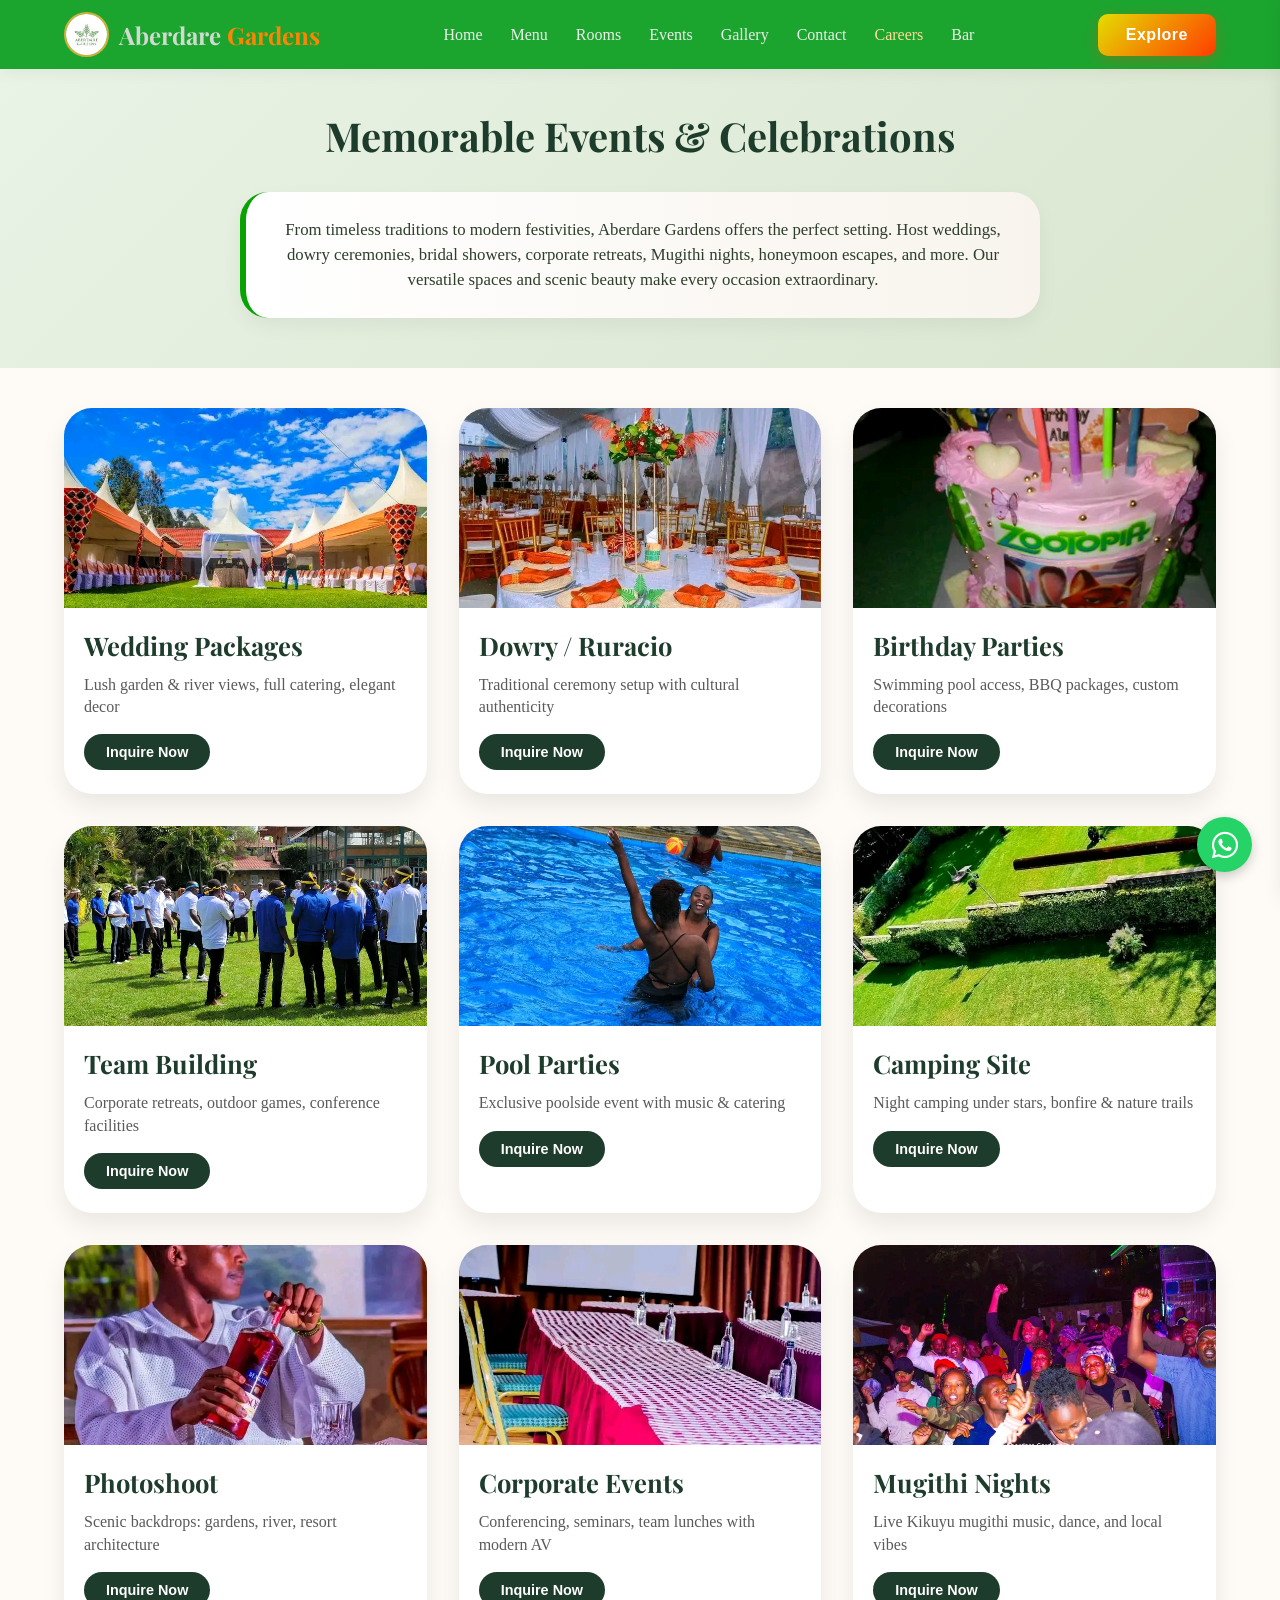
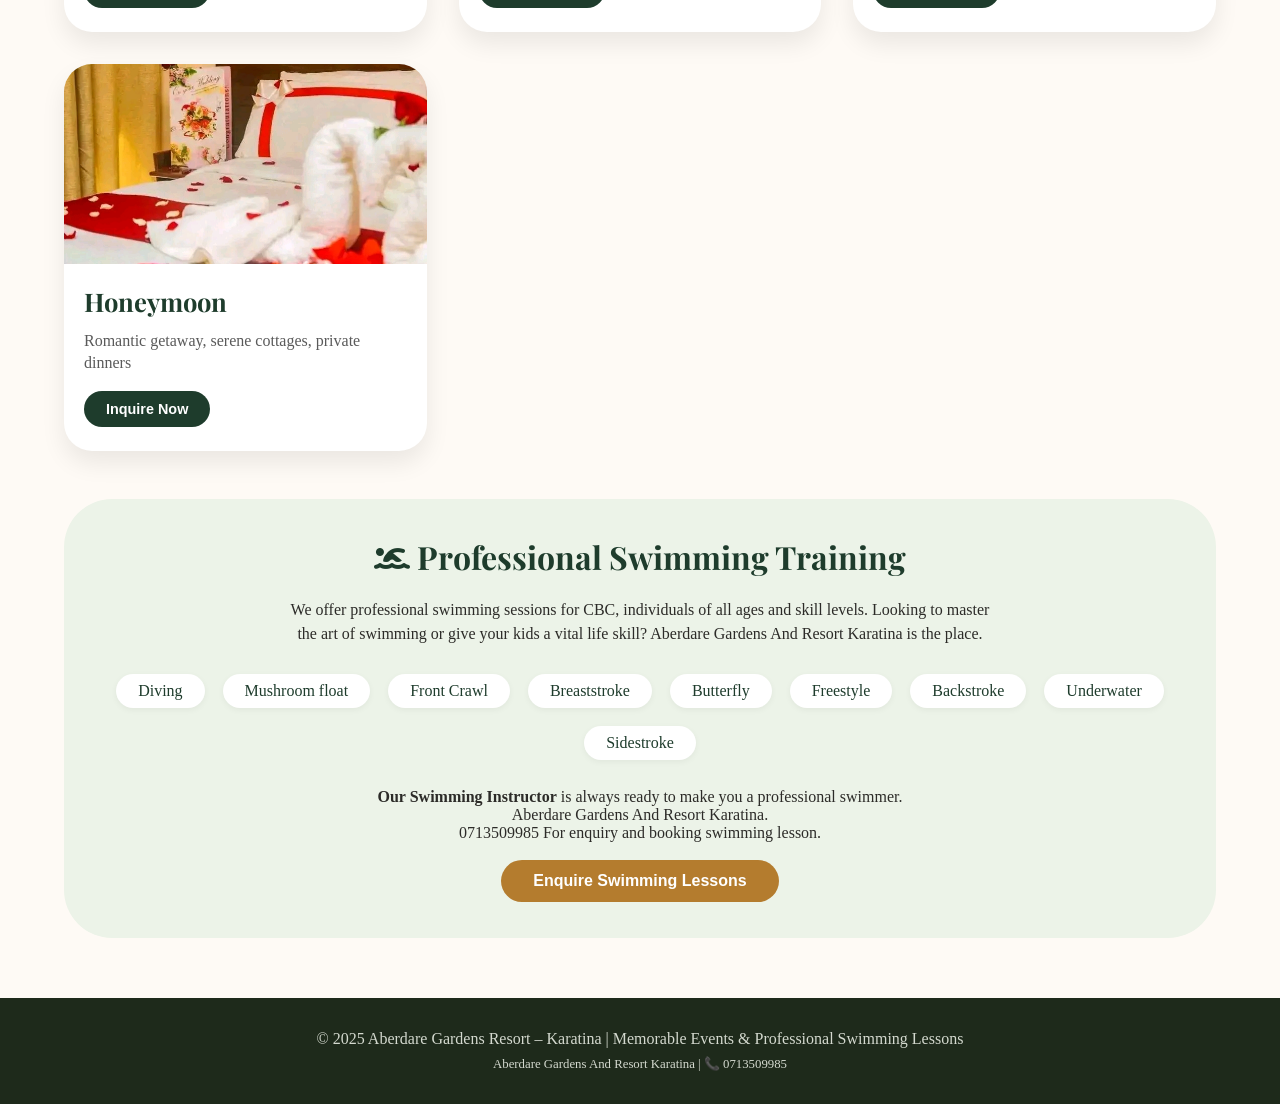
<file: events.html>
<!DOCTYPE html>
<html lang="en">
<head>
    <meta charset="UTF-8">
    <meta name="viewport" content="width=device-width, initial-scale=1.0, user-scalable=yes">
    <title>Aberdare Gardens | Events & Celebrations</title>
    <link rel="icon" type="image/png" href="logo1.png">
    <link href="https://fonts.googleapis.com/css2?family=Roboto:wght@400;500;700&display=swap" rel="stylesheet">
    <link rel="stylesheet" href="https://cdnjs.cloudflare.com/ajax/libs/font-awesome/6.0.0-beta3/css/all.min.css">
    <link href="https://fonts.googleapis.com/css2?family=Playfair+Display:wght@400;600;700&display=swap" rel="stylesheet">
    <style>
        * {
            margin: 0;
            padding: 0;
            box-sizing: border-box;
        }

        body {
            background: #fefaf5;
            color: #2c2b28;
            scroll-behavior: smooth;
        }

        /* preloader */
        #preloader {
            position: fixed;
            top: 0;
            left: 0;
            width: 100%;
            height: 100%;
            background: #ffffff;
            z-index: 9999;
            display: flex;
            align-items: center;
            justify-content: center;
            transition: opacity 0.6s;
        }

        /* navbar sticky */
        .navbar {
            background: #079d1dea;
            backdrop-filter: blur(8px);
            box-shadow: 0 4px 15px rgba(0,0,0,0.05);
            position: sticky;
            top: 0;
            z-index: 1000;
            padding: 12px 0;
        }

        .container {
            max-width: 1200px;
            margin: 0 auto;
            padding: 0 24px;
        }

        .nav-container {
            display: flex;
            justify-content: space-between;
            align-items: center;
        }

      .brand{
    display: flex;
    align-items: center;
    gap: 10px;
    text-decoration: none;
    cursor: pointer;
}

        .brand img {
           width: 45px;
            height: 45px;
            border-radius: 50%;
            object-fit: cover;
            border: 2px solid #D4AF37;
        }

        .logo-text {
            font-family: 'Playfair Display', serif;
            font-size: 1.5rem;
            font-weight: 700;
            color: #d1d9d1;
        }

        .logo-text span {
            color: #ff8402;
        }

        .nav-links {
            display: flex;
            gap: 28px;
            list-style: none;
        }

        .nav-links a {
            text-decoration: none;
            font-weight: 500;
            color: #ebf0ea;
            transition: 0.2s;
        }

        .nav-links a:hover {
            color: #b47c2e;
        }

        .mobile-menu-btn {
            display: none;
            background: none;
            border: none;
            font-size: 28px;
            cursor: pointer;
            color: #ecf2ef;
        }

   /* mobile sidebar */
.mobile-sidebar {
    position: fixed;
    top: 0;
    right: -280px;
    width: 280px;
    height: 100%;
    background: #078900;
    box-shadow: 4px 0 20px rgba(0,0,0,0.1);
    z-index: 1100;
    transition: right 0.3s ease;
    padding: 28px 20px;
    display: flex;
    flex-direction: column;
    gap: 20px;

    /* ✅ ADD THIS */
    color: #ffffff;
}

/* ensure ALL text inside is white */
.mobile-sidebar * {
    color: #ffffff;
}

/* optional: links styling */
.mobile-sidebar a {
    color: #ffffff;
    text-decoration: none;
}

.mobile-sidebar a:hover {
    text-decoration: underline;
}

/* open state */
.mobile-sidebar.open {
    right: 0;
}

/* close button */
.close-sidebar {
    align-self: flex-end;
    background: red;
    border: none;
    border-radius: 10px;
      height: 30px;
            width: 30px;
    font-size: 20px;
    cursor: pointer;
    color: #ffffff; /* already white */
}

/* overlay */
.sidebar-overlay {
    position: fixed;
    top: 0;
    left: 0;
    width: 100%;
    height: 100%;
    background: rgba(0,0,0,0.4);
    z-index: 1050;
    visibility: hidden;
    opacity: 0;
    transition: 0.2s;
}

.sidebar-overlay.active {
    visibility: visible;
    opacity: 1;
}

        /* events hero & layout */
        .events-hero {
            background: linear-gradient(135deg, #e9f3e6 0%, #d9e6cf 100%);
            padding: 40px 0 20px;
            text-align: center;
        }

        h2 {
            font-family: 'Playfair Display', serif;
            font-size: 2.5rem;
            color: #1e3c2c;
            margin-bottom: 20px;
        }

        .event-description {
            background: linear-gradient(to right, #ffffff, #f8f4ed);
            padding: 25px;
            border-radius: 28px;
            margin: 30px auto;
            border-left: 6px solid #09a204;
            max-width: 800px;
            text-align: center;
            box-shadow: 0 8px 20px rgba(0,0,0,0.05);
        }

        .event-description p {
            font-size: 1.05rem;
            line-height: 1.5;
            color: #2d3e2b;
        }

        .card-grid {
            display: grid;
            grid-template-columns: repeat(auto-fill, minmax(280px, 1fr));
            gap: 32px;
            margin: 40px 0;
        }

        .event-card {
            background: white;
            border-radius: 28px;
            overflow: hidden;
            transition: transform 0.25s, box-shadow 0.25s;
            box-shadow: 0 12px 24px rgba(0,0,0,0.08);
            cursor: pointer;
        }

        .event-card:hover {
            transform: translateY(-6px);
            box-shadow: 0 20px 30px rgba(0,0,0,0.12);
        }

        .img-placeholder {
            height: 200px;
            background-size: cover;
            background-position: center;
        }

        .card-content {
            padding: 20px 20px 24px;
        }

        .card-content h3 {
            font-family: 'Playfair Display', serif;
            font-size: 1.6rem;
            margin-bottom: 12px;
            color: #1e3c2c;
        }

        .card-content p {
            color: #5a5a5a;
            line-height: 1.4;
            margin-bottom: 16px;
        }

        .price {
            font-weight: bold;
            color: #b47c2e;
            margin-bottom: 18px;
            font-size: 1rem;
            display: none;    /* hide prices as requested */
        }

        .order-now-btn {
            background: #1e3c2c;
            border: none;
            padding: 10px 22px;
            border-radius: 40px;
            color: white;
            font-weight: 600;
            cursor: pointer;
            transition: 0.2s;
            font-size: 0.9rem;
        }

        .order-now-btn:hover {
            background: #b47c2e;
        }

        /* swimming section */
        .swim-section {
            background: #ecf3e8;
            border-radius: 48px;
            padding: 36px 28px;
            margin: 48px 0 60px;
            text-align: center;
        }

        .swim-section h3 {
            font-family: 'Playfair Display', serif;
            font-size: 2rem;
            color: #1e3c2c;
            margin-bottom: 12px;
        }

        .swim-styles {
            display: flex;
            flex-wrap: wrap;
            justify-content: center;
            gap: 18px;
            margin: 28px 0;
        }

        .swim-badge {
            background: white;
            border-radius: 60px;
            padding: 8px 22px;
            font-weight: 500;
            color: #1e3c2c;
            box-shadow: 0 2px 6px rgba(0,0,0,0.05);
        }

        .swim-description {
            max-width: 700px;
            margin: 20px auto 0;
            font-size: 1rem;
            line-height: 1.5;
        }

        .btn-swim {
            background: #b47c2e;
            color: white;
            border: none;
            padding: 12px 32px;
            border-radius: 50px;
            font-weight: bold;
            margin-top: 18px;
            cursor: pointer;
            font-size: 1rem;
        }

        /* modal styles */
        .modal {
            display: none;
            position: fixed;
            top: 0;
            left: 0;
            width: 100%;
            height: 100%;
            background: rgba(0,0,0,0.7);
            justify-content: center;
            align-items: center;
            z-index: 2000;
        }

        .modal.active {
            display: flex;
        }

        .modal-content {
            background: white;
            border-radius: 32px;
            max-width: 500px;
            width: 90%;
            padding: 28px;
            position: relative;
        }

        .close-modal {
            position: absolute;
            top: 16px;
            right: 20px;
            background: none;
            border: none;
            font-size: 28px;
            cursor: pointer;
        }

        .form-group {
            margin-bottom: 18px;
        }

        .form-group input, .form-group textarea, .form-group select {
            width: 100%;
            padding: 12px;
            border-radius: 28px;
            border: 1px solid #ddd;
            font-family: inherit;
        }

        .btn {
            background: #1e3c2c;
            color: white;
            border: none;
            padding: 12px 20px;
            border-radius: 40px;
            width: 100%;
            font-weight: bold;
            cursor: pointer;
        }

        /* toast */
        #toastMsg {
            position: fixed;
            bottom: 30px;
            left: 50%;
            transform: translateX(-50%);
            background: #1e3c2c;
            color: white;
            padding: 12px 24px;
            border-radius: 60px;
            font-weight: 500;
            opacity: 0;
            transition: 0.2s;
            z-index: 2100;
            pointer-events: none;
        }

        .scroll-reveal {
            opacity: 0;
            transform: translateY(25px);
            transition: 0.6s ease;
        }

        .scroll-reveal.revealed {
            opacity: 1;
            transform: translateY(0);
        }

        @media (max-width: 850px) {
            .nav-links {
                display: none;
            }
            .mobile-menu-btn {
                display: block;
            }
            h2 {
                font-size: 2rem;
            }
        }

        footer {
            text-align: center;
            padding: 32px;
            background: #1e2a1b;
            color: #d4d9cf;
            margin-top: 40px;
        }
        .whatsapp-float {
            position: fixed;
            bottom: 28px;
            right: 28px;
            background: #25D366;
            color: white;
            width: 55px;
            height: 55px;
            border-radius: 50%;
            display: flex;
            align-items: center;
            justify-content: center;
            font-size: 30px;
            cursor: pointer;
            box-shadow: 0 4px 12px rgba(0,0,0,0.2);
            z-index: 999;
        }
        .explorebutton {
    background: linear-gradient(135deg, #e4dd02, #ff3c00);
    color: white;
    border: none;
    padding: 12px 28px;
    border-radius: 10px;
    font-size: 16px;
    font-weight: 600;
    cursor: pointer;
    transition: all 0.3s ease;
    box-shadow: 0 4px 15px rgba(255, 60, 0, 0.3);
    letter-spacing: 0.5px;
}

.explorebutton:hover {
    transform: translateY(-3px);
    box-shadow: 0 8px 20px rgba(255, 60, 0, 0.45);
    background: linear-gradient(135deg, #ff8c1a, #ff4d1a);
}

.explorebutton:active {
    transform: scale(0.97);
}
    </style>
</head>
<body>

<nav class="navbar">
    <div class="container nav-container">
       <a href="index.html" class="brand">
    <img src="logo1.png" alt="Aberdare Gardens Logo">
    <div class="logo-text">
        Aberdare <span>Gardens</span>
    </div>
</a>
        <ul class="nav-links">
            <li><a href="index.html">Home</a></li>
            <li><a href="menu.html">Menu</a></li>
            <li><a href="rooms.html">Rooms</a></li>
            <li><a href="events.html">Events</a></li>
            <li><a href="gallery.html">Gallery</a></li>
            <li><a href="contact.html">Contact</a></li>
                        <li><a href="careers.html" style="color:#ffdd99;">Careers</a></li>

            <li><a href="bar.html">Bar</a></li>
        </ul>
        <button class="explorebutton" id="mobileMenuBtn">
    Explore
</button>
    </div>
</nav>

<div class="mobile-sidebar" id="mobileSidebar">
    <button class="close-sidebar" id="closeSidebarBtn">✕</button>
    <div class="brand">
        <img src="logo1.png" alt="logo">
        <div class="logo-text">Aberdare <span>Gardens</span></div>
    </div>
    <a href="index.html">Home</a><a href="menu.html">Menu</a><a href="rooms.html">Rooms</a><a href="events.html">Events</a>
    <a href="gallery.html">Gallery</a><a href="contact.html">Contact</a><a href="careers.html">Careers</a><a href="bar.html">Bar</a>
   

    
</div>
<div class="sidebar-overlay" id="sidebarOverlay"></div>

<section id="events">
    <div class="events-hero">
        <div class="container">
            <h2>Memorable Events & Celebrations</h2>
            <div class="event-description">
                <p>From timeless traditions to modern festivities, Aberdare Gardens offers the perfect setting. Host weddings, dowry ceremonies, bridal showers, corporate retreats, Mugithi nights, honeymoon escapes, and more. Our versatile spaces and scenic beauty make every occasion extraordinary.</p>
            </div>
        </div>
    </div>
    <div class="container">
        <div class="card-grid" id="eventsGrid"></div>

        <!-- Swimming training section (professional sessions) -->
        <div class="swim-section scroll-reveal">
            <h3><i class="fas fa-swimmer"></i> Professional Swimming Training</h3>
            <p class="swim-description">We offer professional swimming sessions for CBC, individuals of all ages and skill levels. Looking to master the art of swimming or give your kids a vital life skill? Aberdare Gardens And Resort Karatina is the place.</p>
            <div class="swim-styles">
                <span class="swim-badge">Diving</span>
                <span class="swim-badge">Mushroom float</span>
                <span class="swim-badge">Front Crawl</span>
                <span class="swim-badge">Breaststroke</span>
                <span class="swim-badge">Butterfly</span>
                <span class="swim-badge">Freestyle</span>
                <span class="swim-badge">Backstroke</span>
                <span class="swim-badge">Underwater</span>
                <span class="swim-badge">Sidestroke</span>
            </div>
            <p style="margin-top: 12px;"><strong>Our Swimming Instructor</strong> is always ready to make you a professional swimmer.</p>
            <p>Aberdare Gardens And Resort Karatina.<br> 0713509985 For enquiry and booking swimming lesson.</p>
            <button class="btn-swim" id="swimInquiryBtn">Enquire Swimming Lessons</button>
        </div>
    </div>
</section>

<!-- Modals -->
<div id="contactModal" class="modal">
    <div class="modal-content">
        <button class="close-modal" data-modal="contactModal">&times;</button>
        <h3>Send Inquiry for Event or Swimming</h3>
        <form id="contactFormModal">
            <div class="form-group"><input type="text" id="contactNameModal" placeholder="Your Name" required></div>
            <div class="form-group"><input type="email" id="contactEmailModal" placeholder="Email (optional)"></div>
            <div class="form-group"><textarea id="contactMsgModal" rows="3" placeholder="Tell us about your event or swimming lesson..." required></textarea></div>
            <button type="submit" class="btn">Send Message</button>
        </form>
    </div>
</div>

<div id="toastMsg">Message sent ✅</div>
<div class="whatsapp-float" id="whatsappFloatBtn"><i class="fab fa-whatsapp"></i></div>

<script>
    // --- UPDATED EVENTS DATA (No prices, hidden price class)
  const eventsData = [
    { 
        name: "Wedding Packages",
        desc: "Lush garden & river views, full catering, elegant decor",
        img: "images/wedding.jpeg"
    },

    { 
        name: "Dowry / Ruracio",
        desc: "Traditional ceremony setup with cultural authenticity",
        img: "images/WhatsApp Image 2026-05-10 at 13.08.54.jpeg"
    },

    { 
        name: "Birthday Parties",
        desc: "Swimming pool access, BBQ packages, custom decorations",
        img: "images/birthday.jpeg"
    },

    { 
        name: "Team Building",
        desc: "Corporate retreats, outdoor games, conference facilities",
        img: "images/team-building.jpeg"
    },

   
    { 
        name: "Pool Parties",
        desc: "Exclusive poolside event with music & catering",
        img: "images/pool-party.jpeg"
    },

    { 
        name: "Camping Site",
        desc: "Night camping under stars, bonfire & nature trails",
        img: "images/camping.jpeg"
    },

    { 
        name: "Photoshoot",
        desc: "Scenic backdrops: gardens, river, resort architecture",
        img: "images/WhatsApp Image 2026-05-23 at 15.57.41.jpeg"
    },

    { 
        name: "Corporate Events",
        desc: "Conferencing, seminars, team lunches with modern AV",
        img: "images/corporate.jpeg"
    },

    { 
        name: "Mugithi Nights",
        desc: "Live Kikuyu mugithi music, dance, and local vibes",
        img: "ex/WhatsApp Image 2026-05-23 at 16.10.10.jpeg"
    },

    { 
        name: "Honeymoon",
        desc: "Romantic getaway, serene cottages, private dinners",
        img: "images/honeymoon.jpeg"
    }
];

    // additional generic images fallback if needed
    function renderEvents() {
        const grid = document.getElementById("eventsGrid");
        if (!grid) return;
        grid.innerHTML = eventsData.map(ev => `
            <div class="event-card scroll-reveal">
                <div class="img-placeholder" style="background-image: url('${ev.img}'); background-size: cover;"></div>
                <div class="card-content">
                    <h3>${ev.name}</h3>
                    <p>${ev.desc}</p>
                    <div class="price" style="display: none;"> </div>
                    <button class="order-now-btn event-inq" data-event="${ev.name}">Inquire Now</button>
                </div>
            </div>
        `).join('');
        // Attach inquire handlers
        document.querySelectorAll('.event-inq').forEach(btn => {
            btn.addEventListener("click", (e) => {
                const eventName = btn.getAttribute("data-event") || "Event";
                // prefill modal message with event name
                const msgArea = document.getElementById("contactMsgModal");
                if(msgArea) msgArea.value = `I am interested in: ${eventName}. Please share details.`;
                document.getElementById("contactModal").classList.add("active");
            });
        });
        triggerReveal();
    }

    // reuse WhatsApp helper
    function sendWhatsApp(url) { window.open(url, '_blank'); }
    function showToast(msg) { 
        const toast = document.getElementById("toastMsg");
        toast.innerText = msg;
        toast.style.opacity = "1";
        setTimeout(() => toast.style.opacity = "0", 2800);
    }

    // Booking / contact modal submission -> WhatsApp
    document.getElementById("contactFormModal")?.addEventListener("submit", (e) => {
        e.preventDefault();
        let name = document.getElementById("contactNameModal").value;
        let email = document.getElementById("contactEmailModal").value;
        let msg = document.getElementById("contactMsgModal").value;
        let fullMsg = `*EVENT / SWIMMING INQUIRY*%0A👤 Name: ${name}%0A📧 Email: ${email}%0A💬 Message: ${msg}`;
        sendWhatsApp(`https://wa.me/254713509985?text=${fullMsg}`);
        showToast("Inquiry sent via WhatsApp ✅");
        e.target.reset();
        document.getElementById("contactModal").classList.remove("active");
    });

    // Swimming inquiry button
    document.getElementById("swimInquiryBtn")?.addEventListener("click", () => {
        const msgField = document.getElementById("contactMsgModal");
        if(msgField) msgField.value = "Hello, I would like to book swimming lessons (professional training for CBC / all ages). Please share schedule and fees.";
        document.getElementById("contactModal").classList.add("active");
    });

    // WhatsApp float button
    document.getElementById("whatsappFloatBtn")?.addEventListener("click", () => {
        sendWhatsApp("https://wa.me/254713509985?text=Hello%20Aberdare%20Gardens%2C%20I%27d%20like%20to%20inquire%20about%20events%20or%20swimming%20lessons.");
    });

    // Modal close handlers
    document.querySelectorAll(".close-modal").forEach(btn => {
        btn.addEventListener("click", () => {
            const modalId = btn.getAttribute("data-modal");
            if (modalId) document.getElementById(modalId).classList.remove("active");
            else btn.closest(".modal")?.classList.remove("active");
        });
    });
    window.addEventListener("click", (e) => {
        if (e.target.classList.contains("modal")) e.target.classList.remove("active");
    });

    // mobile sidebar logic
    const mobileSidebar = document.getElementById("mobileSidebar");
    const overlaySide = document.getElementById("sidebarOverlay");
    document.getElementById("mobileMenuBtn")?.addEventListener("click", () => {
        mobileSidebar.classList.add("open");
        overlaySide.classList.add("active");
    });
    document.getElementById("closeSidebarBtn")?.addEventListener("click", () => {
        mobileSidebar.classList.remove("open");
        overlaySide.classList.remove("active");
    });
    overlaySide?.addEventListener("click", () => {
        mobileSidebar.classList.remove("open");
        overlaySide.classList.remove("active");
    });

    // reveal animation on scroll
    function triggerReveal() {
        document.querySelectorAll('.scroll-reveal').forEach(el => {
            if (el.getBoundingClientRect().top < window.innerHeight - 80) {
                el.classList.add('revealed');
            }
        });
    }

    window.addEventListener("scroll", triggerReveal);
    window.addEventListener("load", () => {
        setTimeout(() => {
            const pre = document.getElementById("preloader");
            if (pre) pre.style.display = "none";
        }, 500);
        renderEvents();
        triggerReveal();
    });

    // dummy functions to avoid missing references from generic code (rooms/gallery scripts but not on this page but prevents error)
    if (!document.getElementById("menuGrid")) console.log("events page only");
</script>

<footer>
    <p>© 2025 Aberdare Gardens Resort – Karatina | Memorable Events & Professional Swimming Lessons</p>
    <p style="font-size:0.8rem; margin-top: 8px;"> Aberdare Gardens And Resort Karatina | 📞 0713509985</p>
</footer>
</body>
</html>
</file>
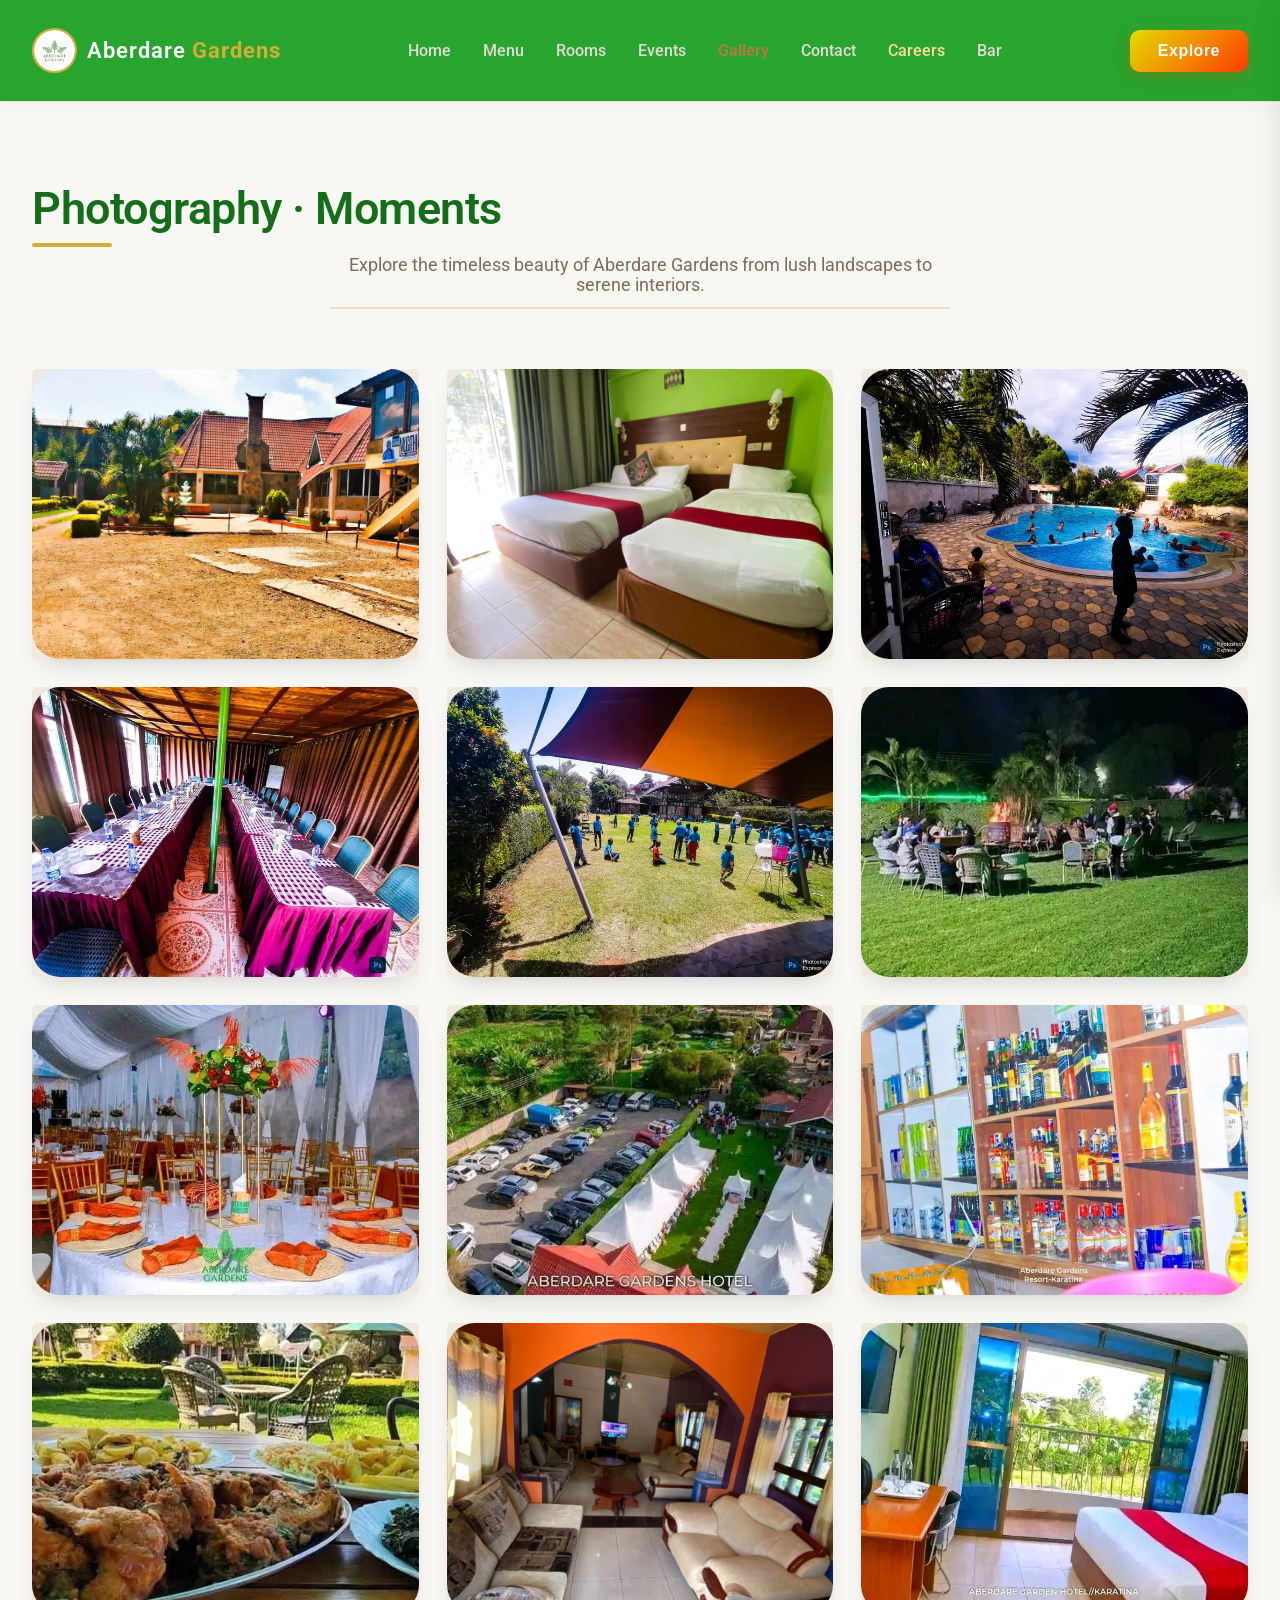
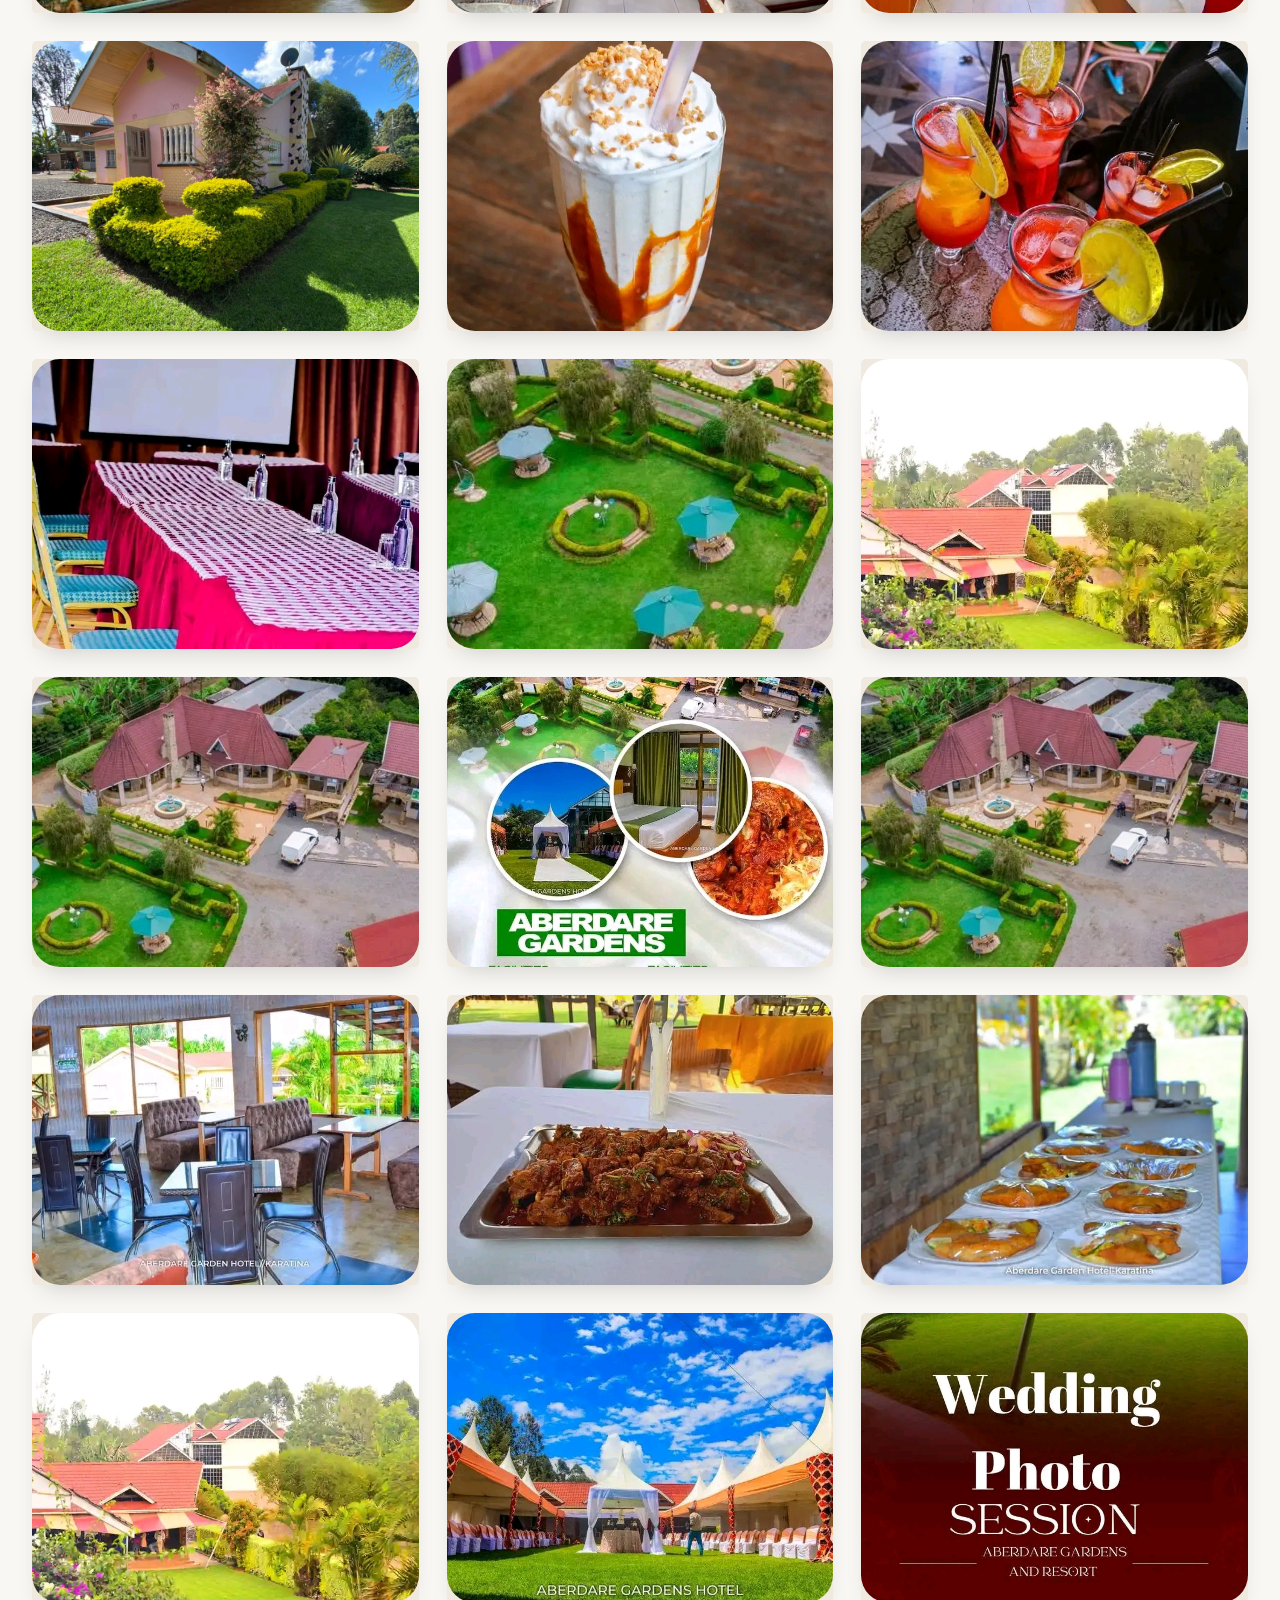
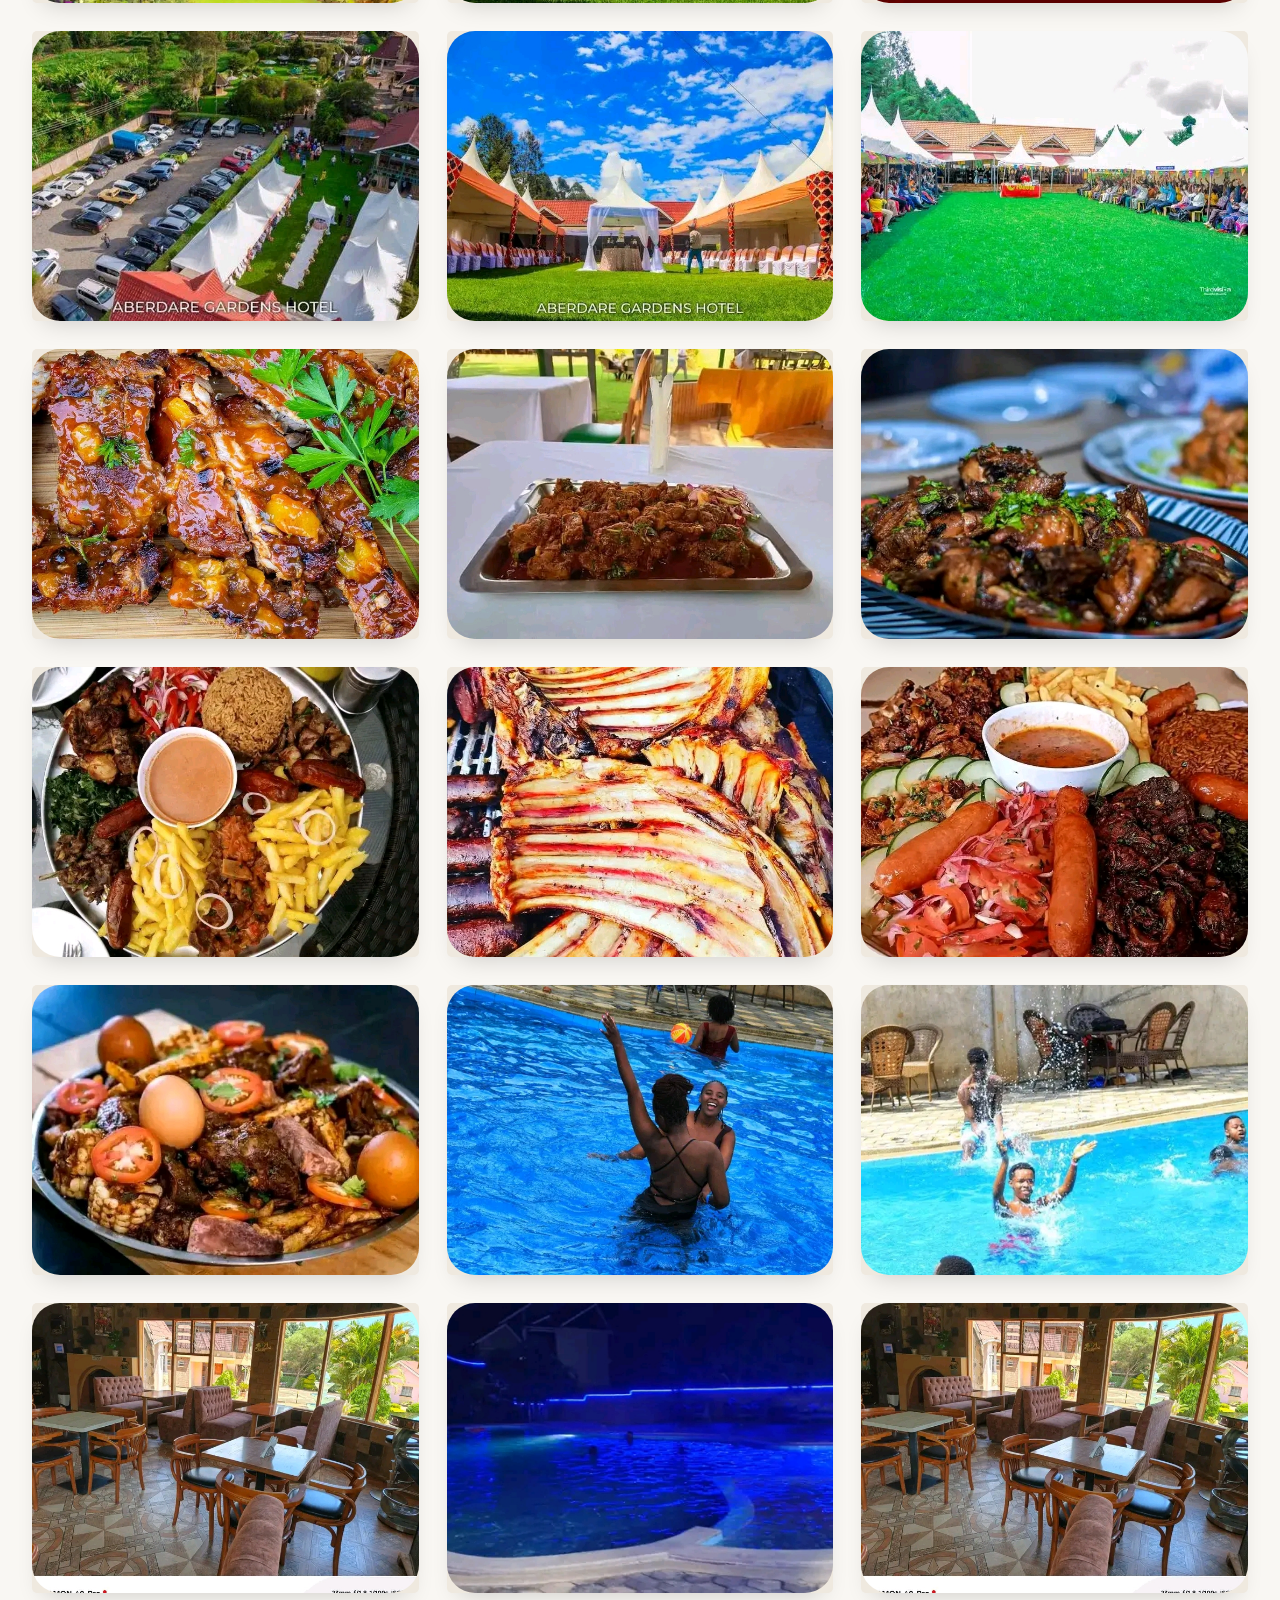
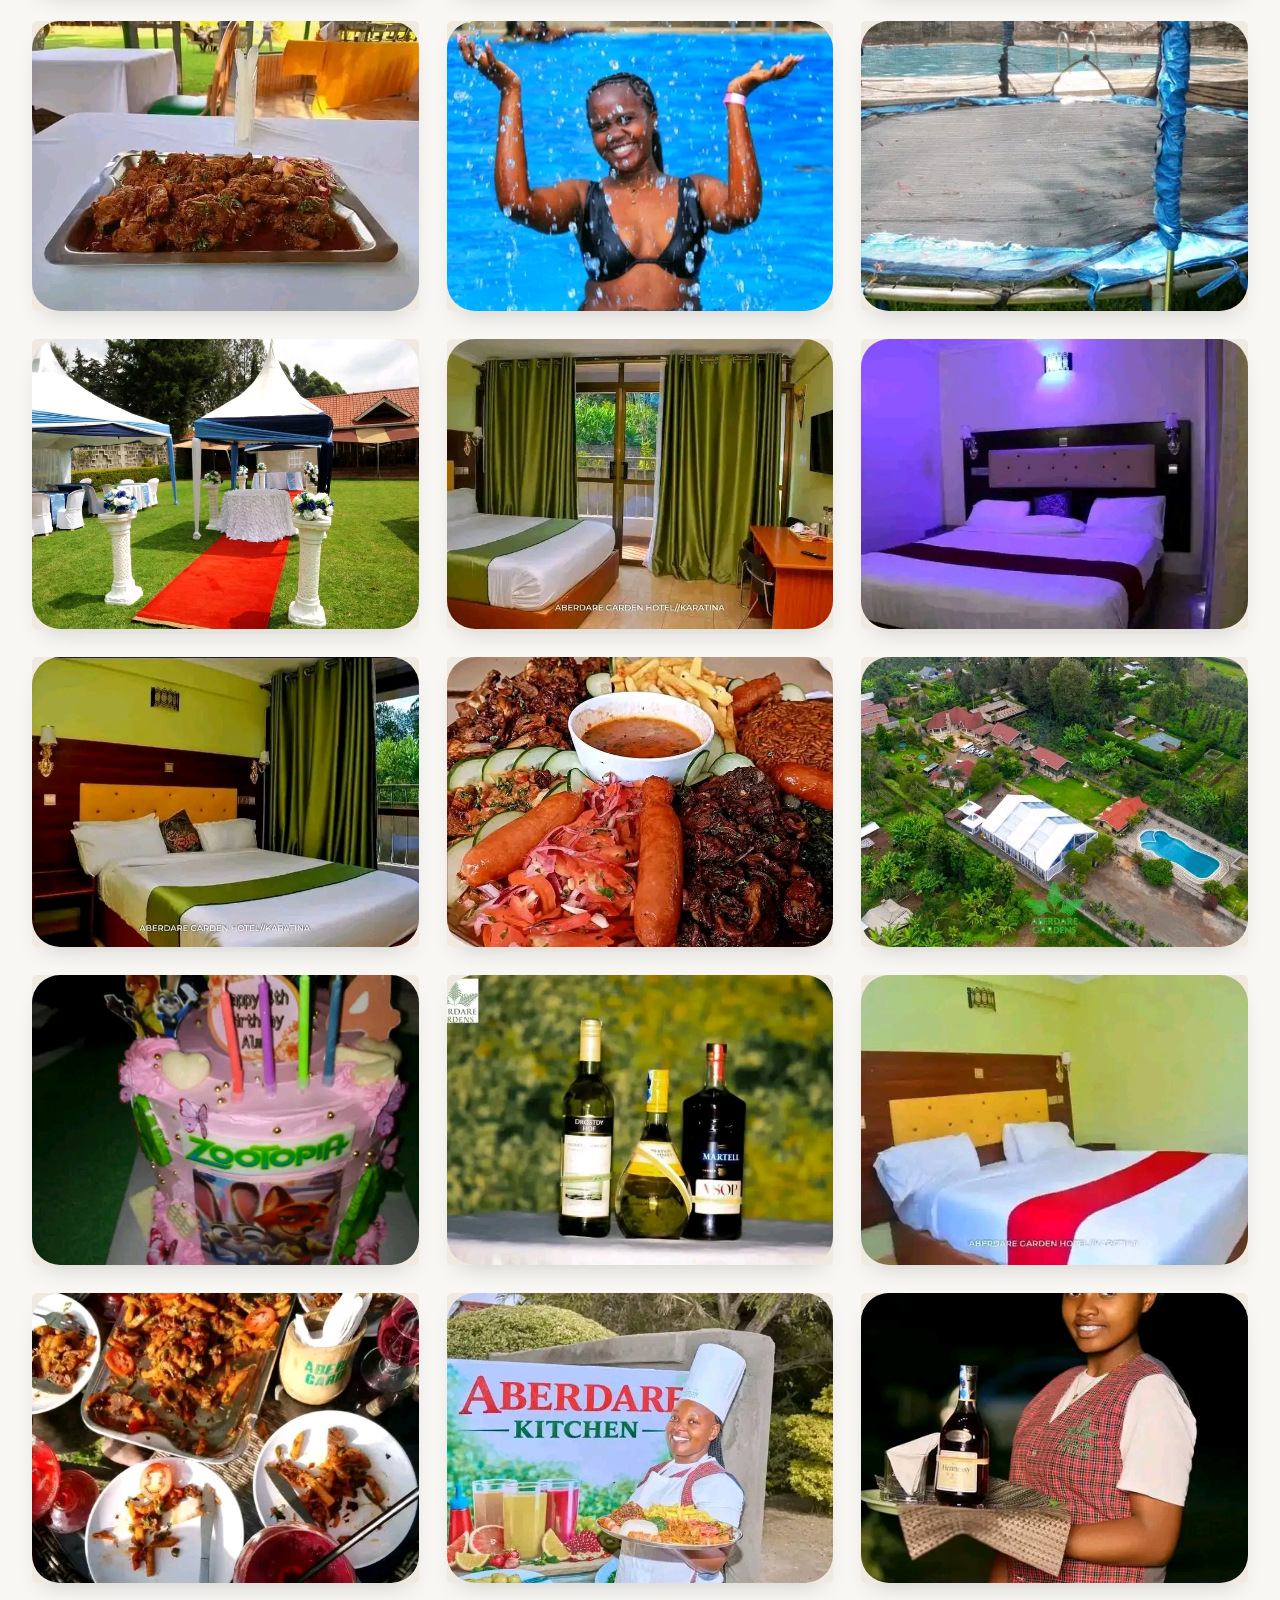
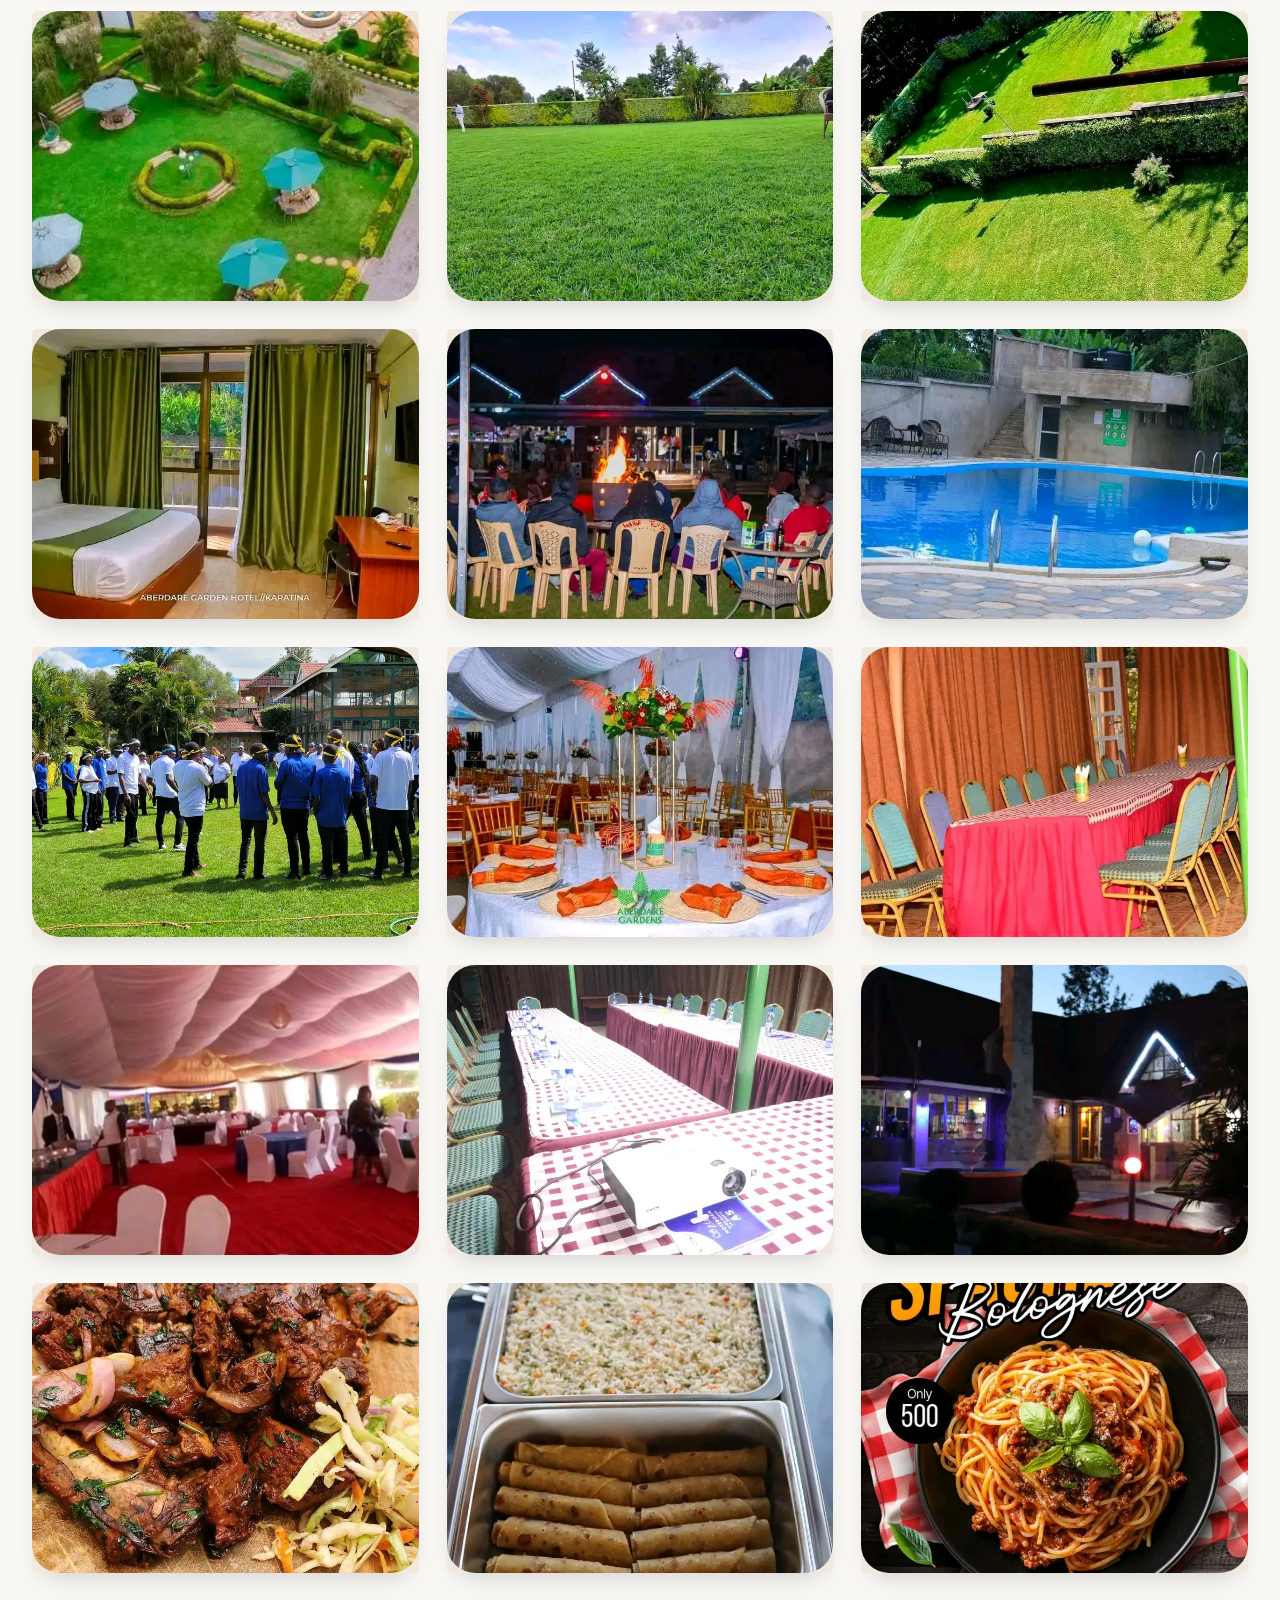
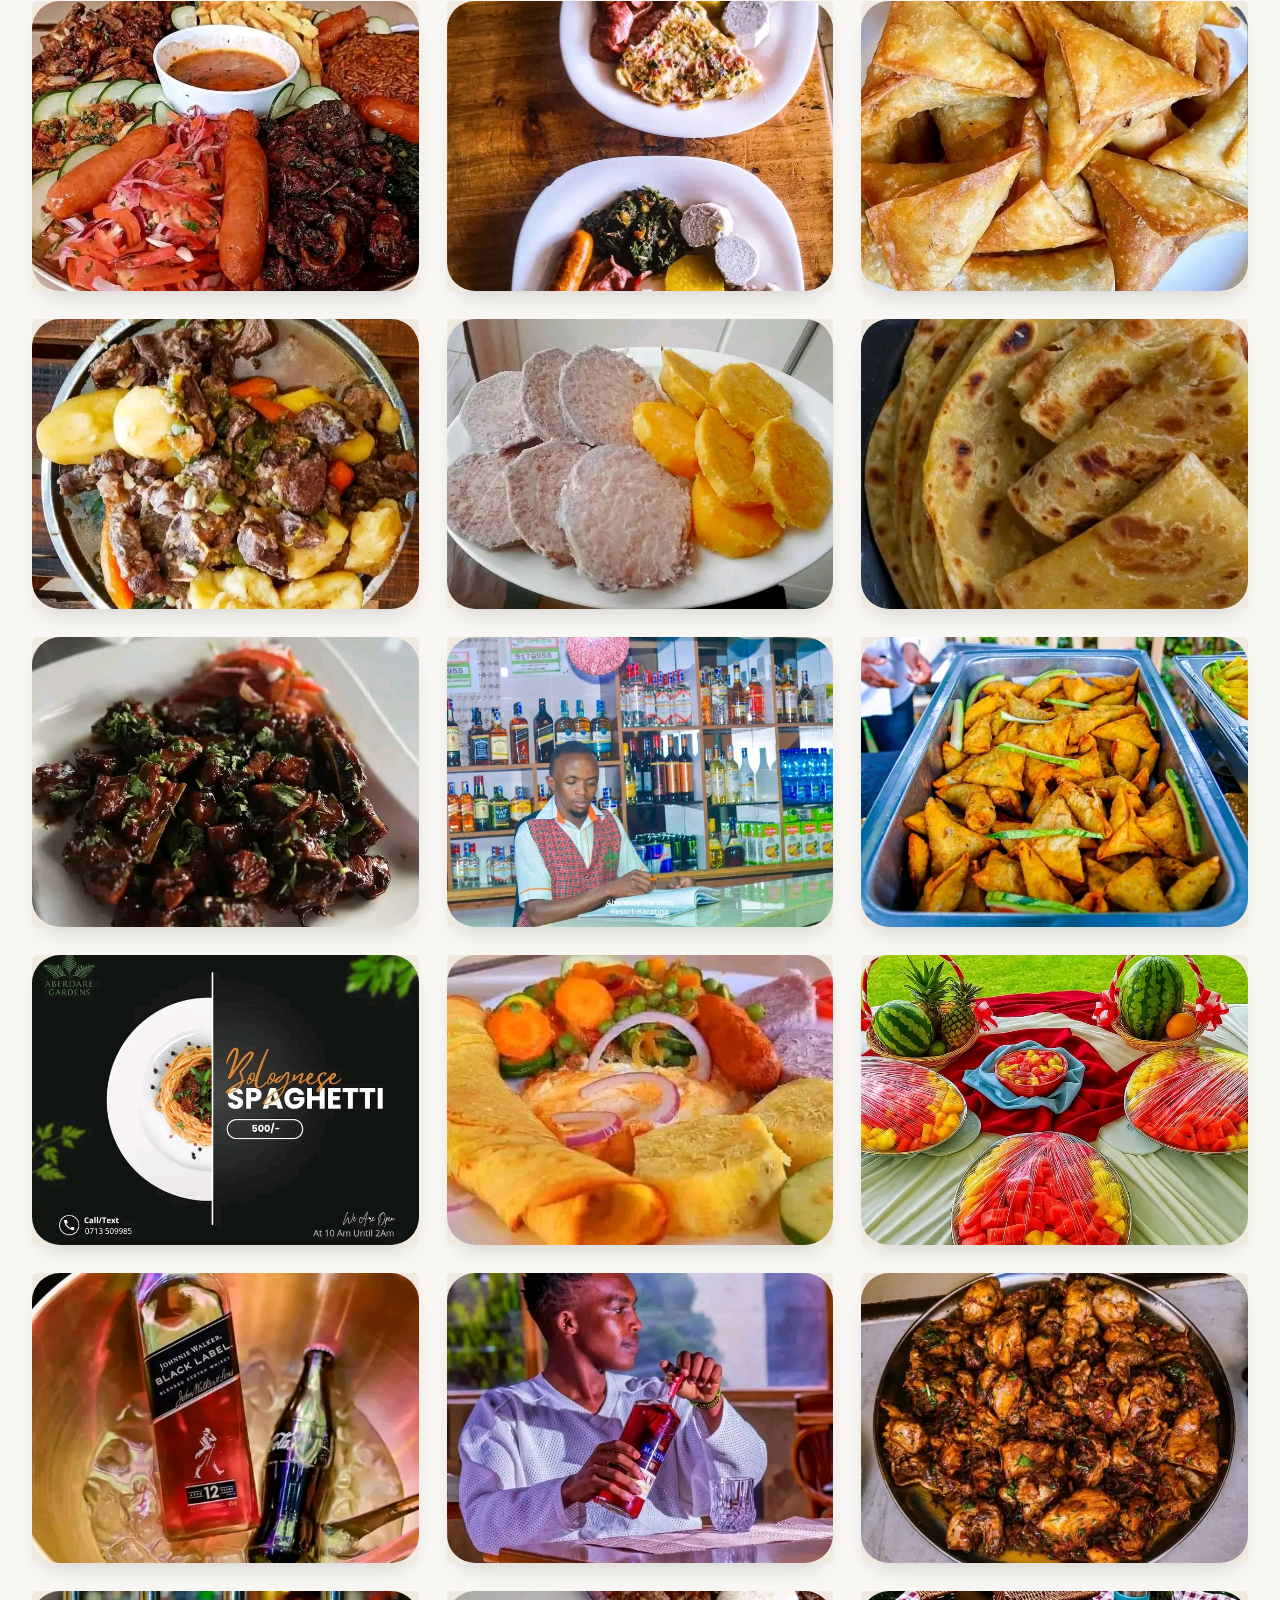
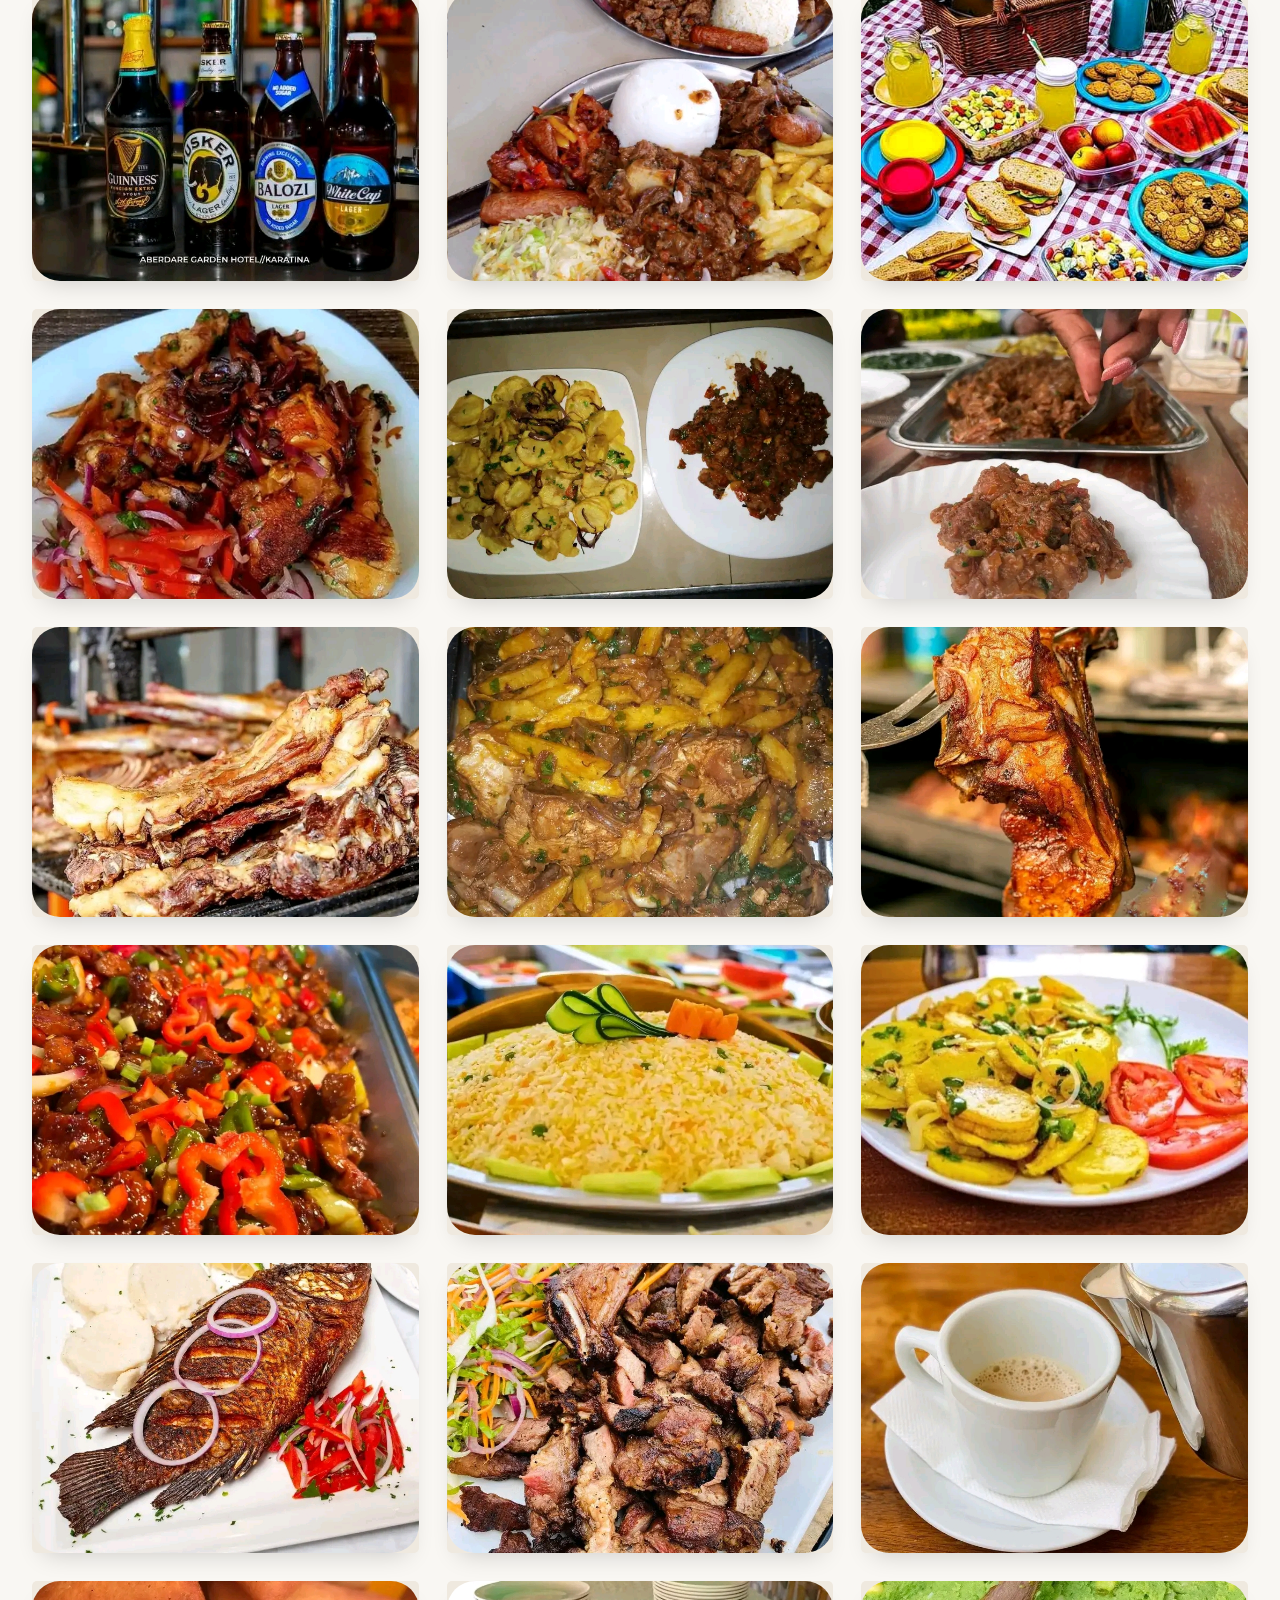
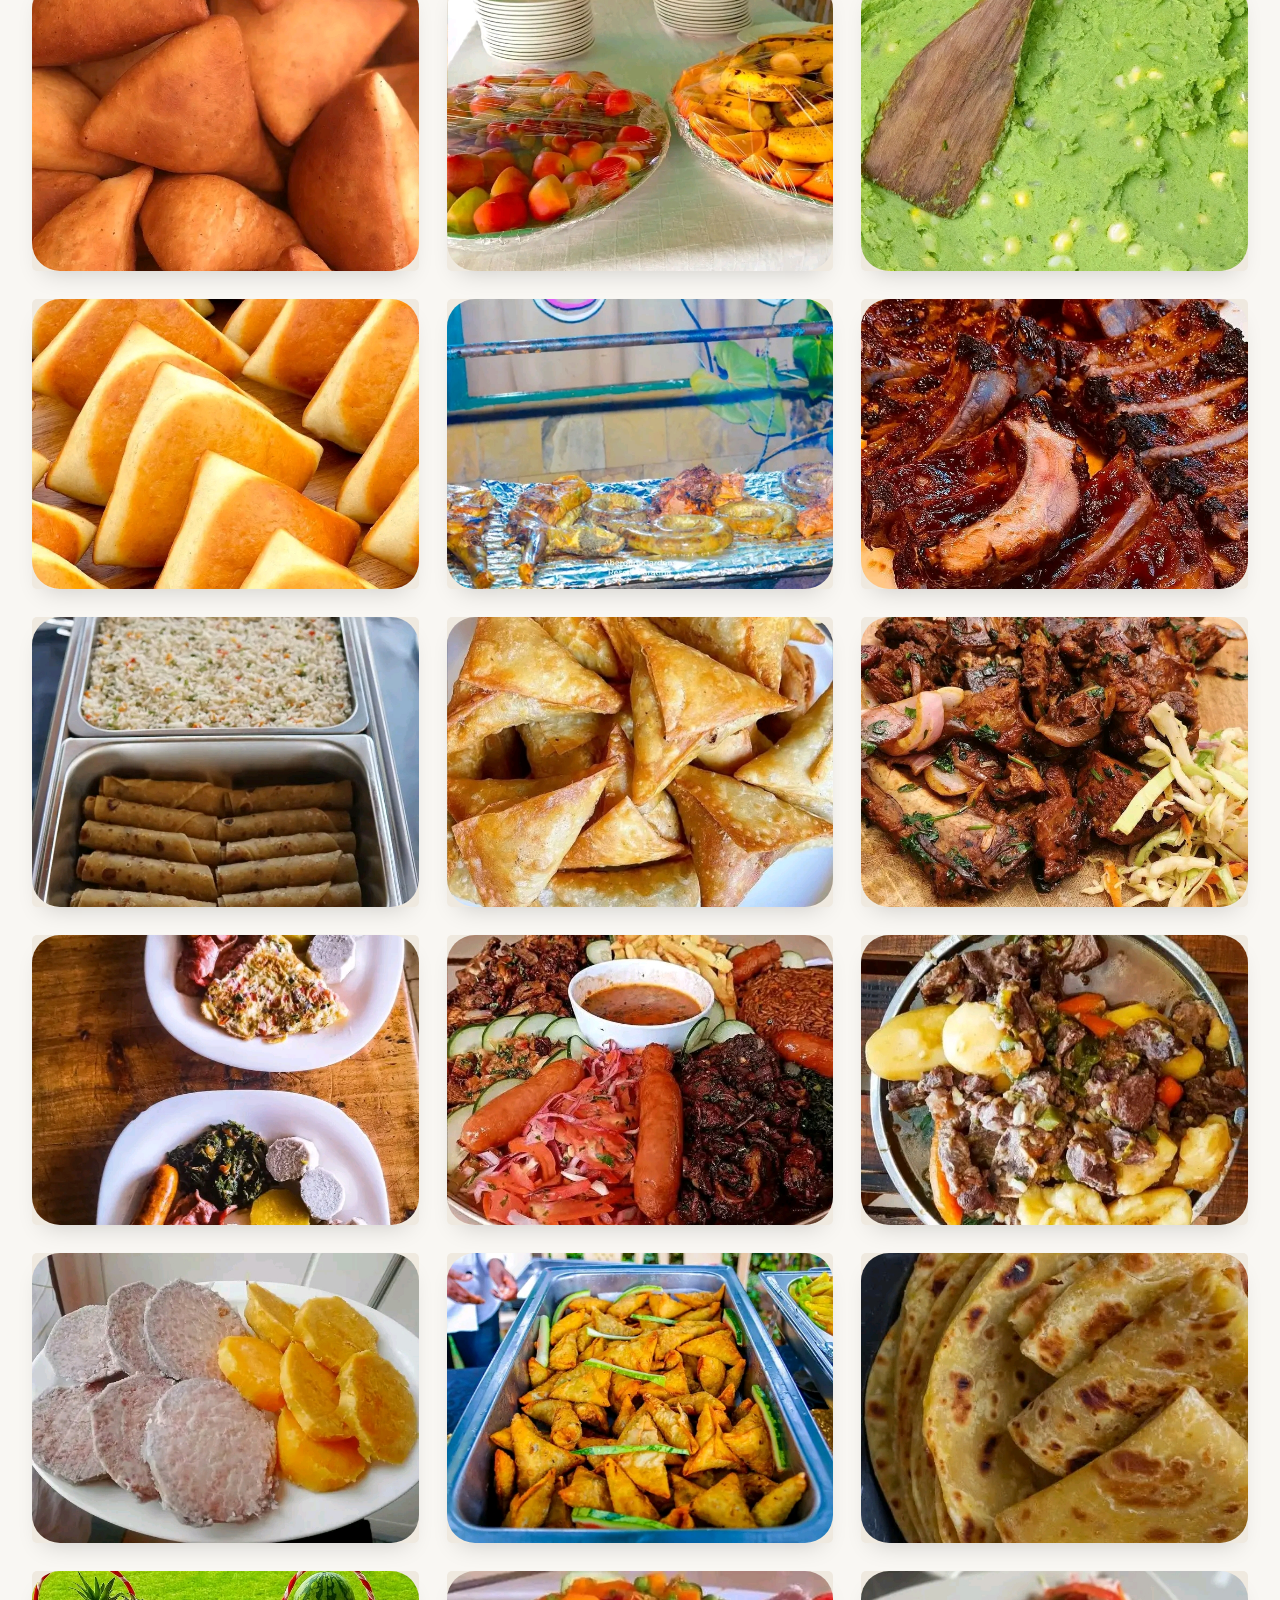
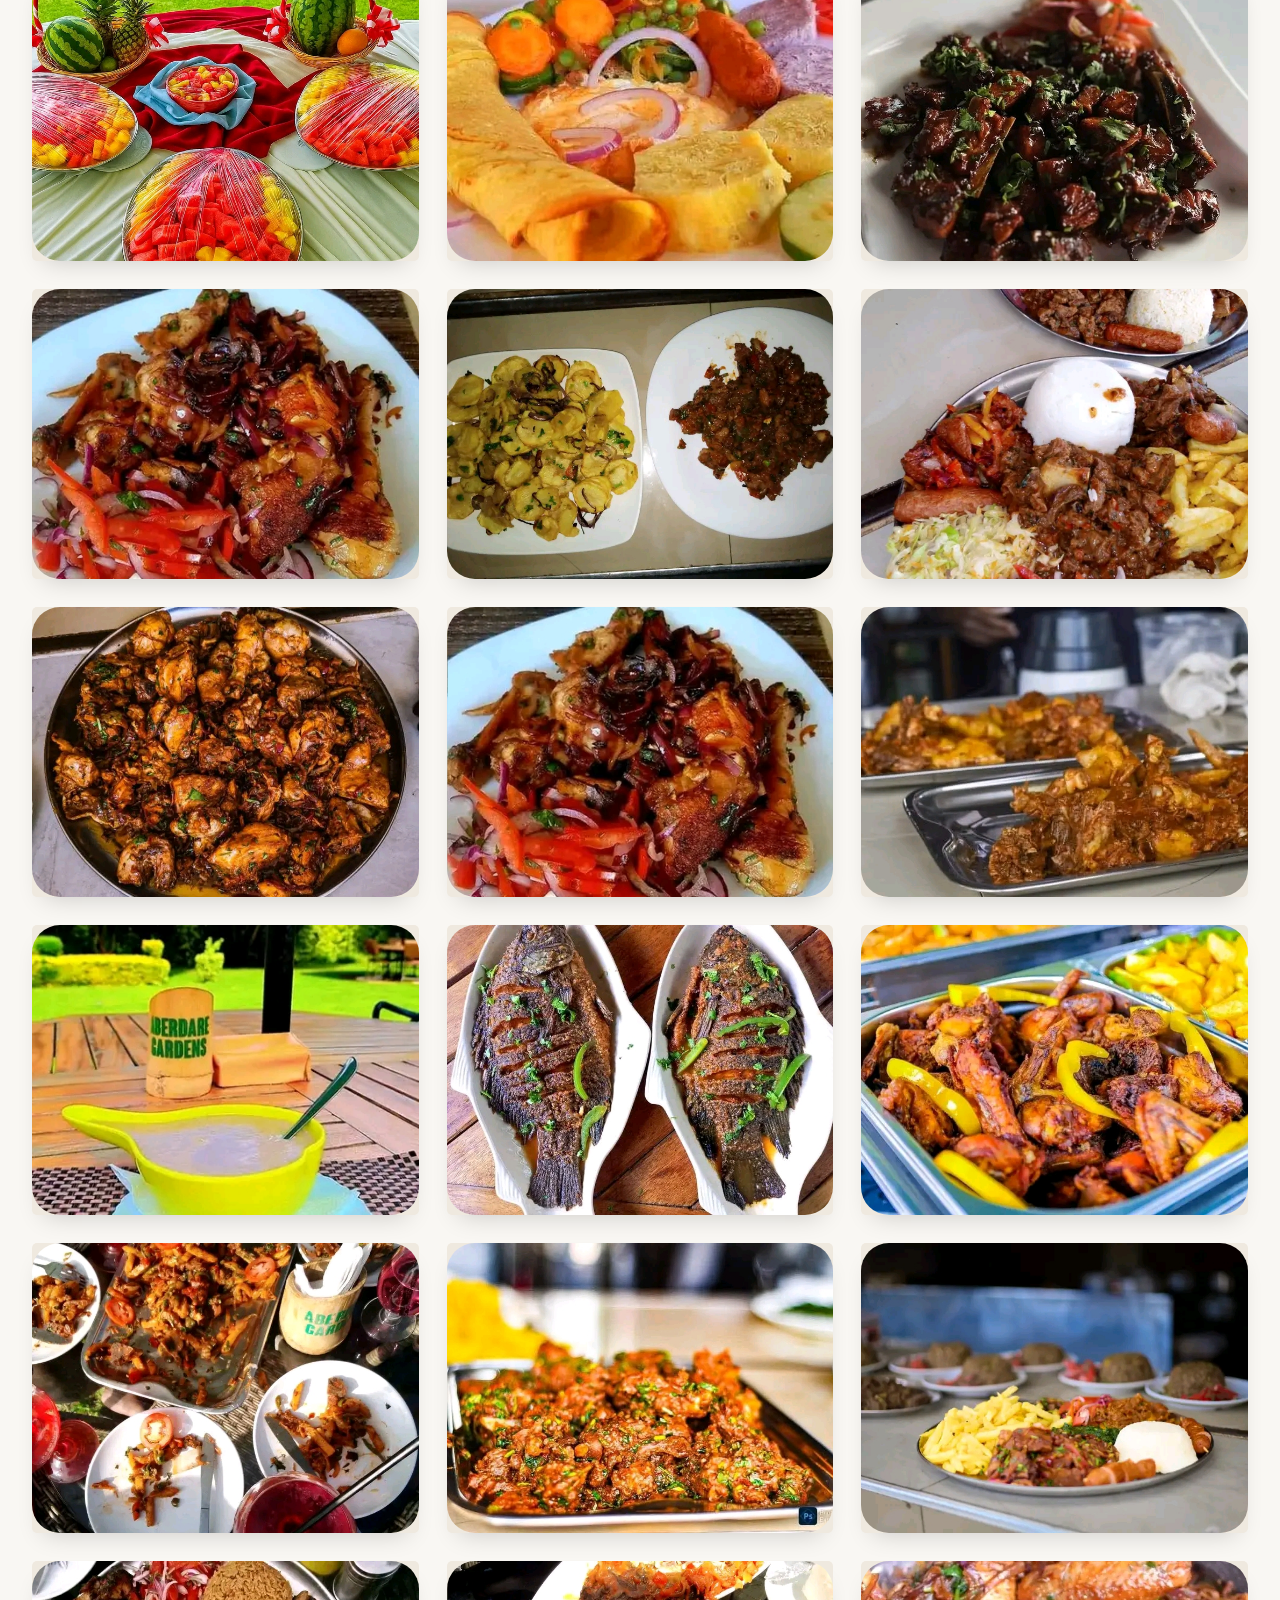
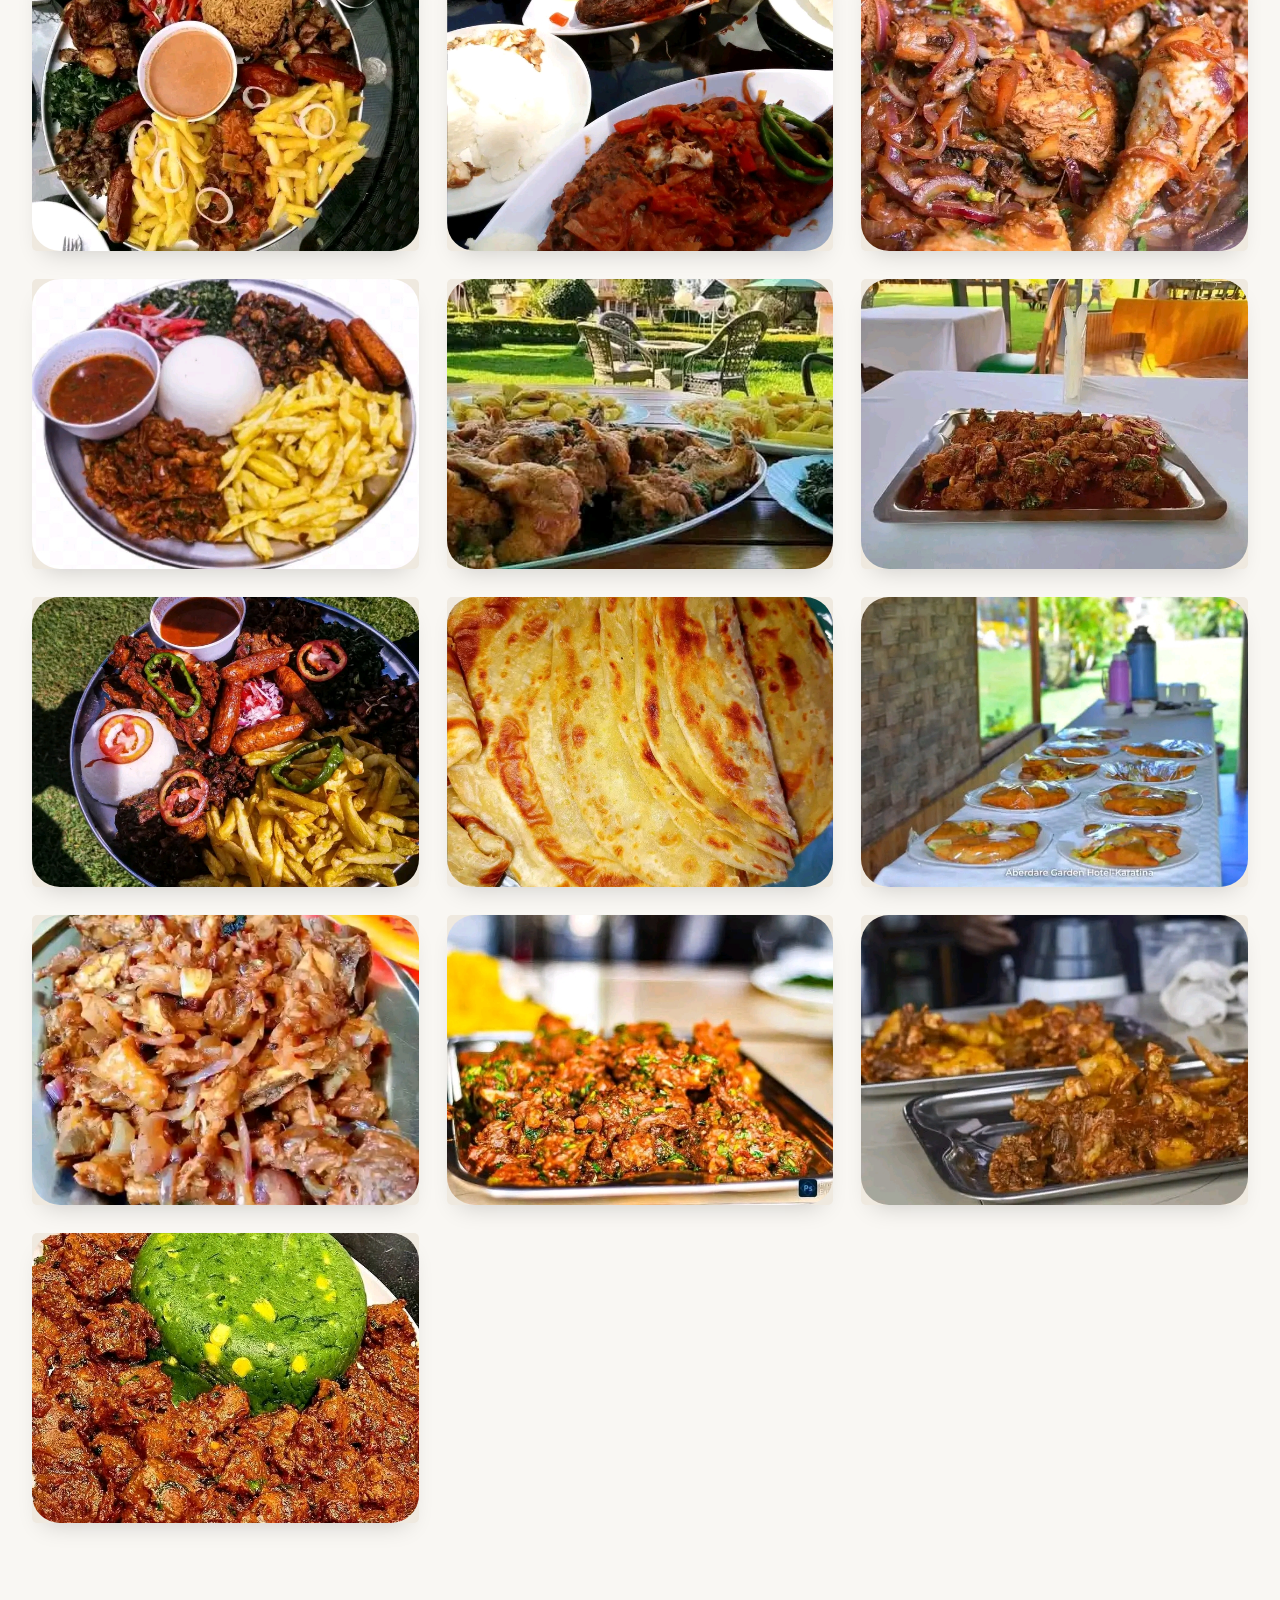
<file: gallery.html>
<!DOCTYPE html>
<html lang="en">
<head>
    <meta charset="UTF-8">
    <meta name="viewport" content="width=device-width, initial-scale=1.0, user-scalable=yes">
    <title>Photo Gallery | Aberdare Gardens</title>
    <link rel="icon" type="image/png" href="logo1.png">
    <link rel="stylesheet" href="https://cdnjs.cloudflare.com/ajax/libs/font-awesome/6.5.0/css/all.min.css">
    <link href="https://fonts.googleapis.com/css2?family=Inter:opsz,wght@14..32,300;14..32,400;14..32,500;14..32,600;14..32,700;14..32,800&display=swap" rel="stylesheet">
    <link rel="stylesheet" href="styles.css">
     <link rel="icon" type="image/png" href="logo1.png">
    <link href="https://fonts.googleapis.com/css2?family=Roboto:wght@400;500;700&display=swap" rel="stylesheet">
    <link rel="stylesheet" href="https://cdnjs.cloudflare.com/ajax/libs/font-awesome/6.0.0-beta3/css/all.min.css">
    <link href="https://fonts.googleapis.com/css2?family=Playfair+Display:wght@400;600;700&display=swap" rel="stylesheet">
    
    <style>
        * {
            margin: 0;
            padding: 0;
            box-sizing: border-box;
        }

        body {
                      font-family: 'Roboto', sans-serif;

            background: #F9F7F3;
            color: #2E241F;
            scroll-behavior: smooth;
        }

        /* ---------- STICKY NAVBAR (clean & minimal) ---------- */
        .navbar {
            position: sticky;
            top: 0;
            background: #109c19e6;
            backdrop-filter: blur(12px);
            box-shadow: 0 4px 20px rgba(0,0,0,0.03);
            z-index: 100;
            border-bottom: 1px solid #EBE3D5;
        }

        .container {
            max-width: 1280px;
            margin: 0 auto;
            padding: 0 32px;
        }

        .nav-container {
            display: flex;
            justify-content: space-between;
            align-items: center;
            padding: 1rem 32px;
        }
        .brand{
    display: flex;
    align-items: center;
    gap: 10px;
    text-decoration: none;
    cursor: pointer;
}

        .logo {
            font-size: 1.7rem;
            font-weight: 700;
            letter-spacing: -0.3px;
            background: rgb(185, 219, 185);
            background-clip: text;
            -webkit-background-clip: text;
            color: transparent;
        }

        .logo span {
            background: none;
            color: #cc9932;
            -webkit-background-clip: unset;
            background-clip: unset;
            font-weight: 600;
        }

        .nav-links {
            display: flex;
            gap: 2rem;
            list-style: none;
        }

        .nav-links a {
            text-decoration: none;
            font-weight: 500;
            color: #e4dcd7;
            transition: 0.2s;
            font-size: 1rem;
        }

        .nav-links a:hover {
            color: #0eae23;
        }

        .mobile-menu-btn {
            display: none;
            background: none;
            border: none;
            font-size: 1.8rem;
            cursor: pointer;
            color: #f0b693;
        }

        /* Mobile Sidebar */
        .mobile-sidebar {
            position: fixed;
            top: 0;
            right: -280px;
            width: 280px;
            height: 100%;
            color: white;
            background: #158a21;
            box-shadow: -5px 0 25px rgba(0,0,0,0.08);
            z-index: 1000;
            padding: 2rem 1.5rem;
            transition: right 0.3s ease;
            display: flex;
            flex-direction: column;
            gap: 1.8rem;
        }

        .mobile-sidebar.open {
            right: 0;
        }

        .close-sidebar {
            align-self: flex-end;
            background: none;
            border: none;
            font-size: 1.8rem;
            cursor: pointer;
            color: #e0b68b;
        }

        .mobile-sidebar a {
            text-decoration: none;
            font-size: 1.2rem;
            font-weight: 500;
            color: #f4eeeb;
            padding: 0.5rem 0;
            border-bottom: 1px solid #EEE5DA;
        }

        .sidebar-overlay {
            position: fixed;
            top: 0;
            left: 0;
            width: 100%;
            height: 100%;
            background: rgba(0,0,0,0.2);
            backdrop-filter: blur(3px);
            z-index: 998;
            opacity: 0;
            visibility: hidden;
            transition: 0.2s;
        }

        .sidebar-overlay.active {
            opacity: 1;
            visibility: visible;
        }

        /* GALLERY SECTION (pure photo focus) */
        .gallery-section {
            padding: 80px 0 100px;
        }

        .gallery-section h2 {
            text-align: center;
            font-size: 2.8rem;
            font-weight: 600;
            margin-bottom: 20px;
            color: #136d19;
            letter-spacing: -0.5px;
        }

        .gallery-sub {
            text-align: center;
            color: #7C6B5A;
            max-width: 620px;
            margin: 0 auto 60px auto;
            font-size: 1.1rem;
            border-bottom: 2px solid #EADBC6;
            display: inline-block;
            width: auto;
            padding-bottom: 12px;
        }

        .sub-wrap {
            text-align: center;
        }

        /* elegant masonry-like grid */
        .gallery-grid {
            display: grid;
            grid-template-columns: repeat(auto-fill, minmax(320px, 1fr));
            gap: 28px;
        }

        .gallery-item {
            position: relative;
            border-radius: 5px;
            overflow: hidden;
            aspect-ratio: 4 / 3;
            background: #EFE9DF;
            box-shadow: 0 12px 24px -12px rgba(0,0,0,0.2);
            transition: transform 0.35s ease, box-shadow 0.3s;
            cursor: pointer;
        }

        .gallery-item:hover {
            transform: translateY(-6px);
            box-shadow: 0 22px 28px -14px rgba(0,0,0,0.25);
        }

        .gallery-img {
            width: 100%;
            height: 100%;
            background-size: cover;
            background-position: center;
            transition: transform 0.5s cubic-bezier(0.2, 0.9, 0.4, 1.1);
        }

        .gallery-item:hover .gallery-img {
            transform: scale(1.04);
        }

        /* lightbox modal for full photo view */
        .lightbox {
            position: fixed;
            top: 0;
            left: 0;
            width: 100%;
            height: 100%;
            background: rgba(0,0,0,0.92);
            backdrop-filter: blur(12px);
            z-index: 2000;
            display: flex;
            align-items: center;
            justify-content: center;
            opacity: 0;
            visibility: hidden;
            transition: opacity 0.25s ease, visibility 0.2s;
        }

        .lightbox.active {
            opacity: 1;
            visibility: visible;
        }

        .lightbox-img {
            max-width: 90vw;
            max-height: 85vh;
            object-fit: contain;
            border-radius: 24px;
            box-shadow: 0 25px 40px rgba(0,0,0,0.4);
            background: #1F1B16;
            padding: 6px;
        }

        .close-lightbox {
            position: absolute;
            top: 32px;
            right: 42px;
            background: rgba(255,255,255,0.2);
            border: none;
            font-size: 2.4rem;
            cursor: pointer;
            color: white;
            border-radius: 60px;
            width: 52px;
            height: 52px;
            backdrop-filter: blur(4px);
            transition: 0.2s;
        }

        .close-lightbox:hover {
            background: rgba(255,255,255,0.35);
            transform: scale(1.03);
        }

        

        /* scroll reveal animation - subtle */
        .scroll-reveal {
            opacity: 0;
            transform: translateY(18px);
            transition: opacity 0.7s ease, transform 0.7s ease;
        }

        .scroll-reveal.revealed {
            opacity: 1;
            transform: translateY(0);
        }

        /* footer */
        .footer-note {
            text-align: center;
            padding: 40px 20px;
            background: #F2EDE4;
            margin-top: 40px;
            color: #6B5A48;
            font-size: 0.85rem;
            border-top: 1px solid #E0D3C2;
        }

        @media (max-width: 768px) {
            .container {
                padding: 0 20px;
            }
            .nav-links {
                display: none;
            }
            .mobile-menu-btn {
                display: block;
            }
            .gallery-section h2 {
                font-size: 2rem;
            }
            .gallery-grid {
                gap: 18px;
                grid-template-columns: repeat(auto-fill, minmax(260px, 1fr));
            }
            .close-lightbox {
                top: 18px;
                right: 20px;
                width: 44px;
                height: 44px;
                font-size: 1.8rem;
            }
        }

        @media (max-width: 480px) {
            .gallery-grid {
                grid-template-columns: 1fr;
            }
        }

        /* Preloader simplicity (clean vanish) */
        .preloader {
            position: fixed;
            top: 0;
            left: 0;
            width: 100%;
            height: 100%;
            background: #FBF8F2;
            z-index: 3000;
            display: flex;
            align-items: center;
            justify-content: center;
            transition: opacity 0.4s;
            pointer-events: none;
        }

        .preloader .spinner {
            width: 48px;
            height: 48px;
            border: 4px solid #EEDDBB;
            border-top: 4px solid #7C5F3A;
            border-radius: 50%;
            animation: spin 0.9s linear infinite;
        }
        .explorebutton {
   background: linear-gradient(135deg, #e4dd02, #ff3c00);
    color: white;
    border: none;
    padding: 12px 28px;
    border-radius: 10px;
    font-size: 16px;
    font-weight: 600;
    cursor: pointer;
    transition: all 0.3s ease;
    box-shadow: 0 4px 15px rgba(255, 60, 0, 0.3);
    letter-spacing: 0.5px;
}

.explorebutton:hover {
    transform: translateY(-3px);
    box-shadow: 0 8px 20px rgba(255, 60, 0, 0.45);
    background: linear-gradient(135deg, #ff8c1a, #ff4d1a);
}

.explorebutton:active {
    transform: scale(0.97);
}

        @keyframes spin { to { transform: rotate(360deg); } }
    </style>
</head>
<body>


<!-- Sticky Navbar (only includes essential navigation) -->
<nav class="navbar">
    <div class="container nav-container">
  <a href="index.html" class="brand">
    <img src="logo1.png" alt="Aberdare Gardens Logo">
    <div class="logo-text">
        Aberdare <span>Gardens</span>
    </div>
</a>
        <ul class="nav-links">
            <li><a href="index.html">Home</a></li>
            <li><a href="menu.html">Menu</a></li>
            <li><a href="rooms.html">Rooms</a></li>
            <li><a href="events.html">Events</a></li>
            <li><a href="gallery.html" style="color:#B67B3B; font-weight:600;">Gallery</a></li>
            <li><a href="contact.html">Contact</a></li>
                        <li><a href="careers.html" style="color:#ffdd99;">Careers</a></li>

       <li><a href="bar.html">Bar</a></li>
        </ul>
        <button class="explorebutton" id="mobileMenuBtn">
    Explore
</button>
    </div>
</nav>

<!-- Mobile Sidebar (clean) -->
<div class="mobile-sidebar" id="mobileSidebar">
     <button class="close-sidebar" id="closeSidebarBtn">✕</button>

      <div class="brand">
  <img src="logo1.png" alt="Aberdare Gardens Logo">
  <div class="logo-text">
    Aberdare <span>Gardens</span>
  </div>

</div>
     <a href="index.html">Home</a><a href="menu.html">Menu</a><a href="rooms.html">Rooms</a><a href="events.html">Events</a>
    <a href="gallery.html">Gallery</a><a href="contact.html">Contact</a><a href="careers.html">Careers</a><a href="bar.html">Bar</a>
   
    <div class="footer-bottom">
    <div class="footer-bottom-content">
    
      <div class="footer-social">
        <a href="#"><i class="fab fa-facebook-f"></i></a>
        <a href="#"><i class="fab fa-instagram"></i></a>
        <a href="#"><i class="fab fa-twitter"></i></a>
        <a href="#"><i class="fab fa-youtube"></i></a>
      </div>
    </div>
  </div>
</div>
<div class="sidebar-overlay" id="sidebarOverlay"></div>

<!-- GALLERY PURE SECTION (all images, no menu/rooms/events code) -->
<section class="gallery-section">
    <div class="container">
        <h2>Photography · Moments</h2>
        <div class="sub-wrap">
            <div class="gallery-sub">Explore the timeless beauty of Aberdare Gardens from lush landscapes to serene interiors.</div>
        </div>
        <div class="gallery-grid" id="galleryGrid"></div>
    </div>
</section>

<!-- Lightbox modal for fullscreen preview -->
<div class="lightbox" id="lightboxModal">
    <button class="close-lightbox" id="closeLightboxBtn">✕</button>
    <img class="lightbox-img" id="lightboxImg" alt="Expanded view">
</div>


<div class="footer-note">
    © 2025 Aberdare Gardens | Nature's Embrace
</div>

<script>
    // ---------- HIGH QUALITY GALLERY IMAGES (curated nature, lodge, gardens, fresh vibe) ----------
    // Replaced placeholder images with stunning, high-res photography that fits a resort/garden theme.
    // All images are royalty-free / Pexels based, but with authentic garden & retreat atmosphere.
   const galleryImageSet = [
   "images/image1.jpeg",
"images/image2.jpeg",
"images/image3.jpeg",
"images/image4.jpeg",
"images/image5.jpeg",
"images/image6.jpeg",
"images/image7.jpeg",
"images/image8.jpeg",
"images/image9.jpeg",
"images/image10.jpeg",
"images/image11.jpeg",
"images/image12.jpeg",
"images/image13.jpeg",
"images/image14.jpg",
"images/image15.jpg",
"images/WhatsApp Image 2026-05-10 at 12.46.04.jpeg",
"images/WhatsApp Image 2026-05-10 at 12.46.05.jpeg",
"images/WhatsApp Image 2026-05-10 at 12.46.06.jpeg",
"images/WhatsApp Image 2026-05-10 at 12.46.08.jpeg",
"images/WhatsApp Image 2026-05-10 at 12.46.50.jpeg",
"images/WhatsApp Image 2026-05-10 at 12.46.51.jpeg",
"images/WhatsApp Image 2026-05-10 at 12.46.52 (1).jpeg",
"images/WhatsApp Image 2026-05-10 at 12.46.52.jpeg",
"images/WhatsApp Image 2026-05-10 at 12.46.53 (1).jpeg",
"images/WhatsApp Image 2026-05-10 at 12.46.53.jpeg",
"images/WhatsApp Image 2026-05-10 at 12.46.54 (1).jpeg",
"images/WhatsApp Image 2026-05-10 at 12.46.54.jpeg",
"images/WhatsApp Image 2026-05-10 at 12.46.55 (1).jpeg",
"images/WhatsApp Image 2026-05-10 at 12.46.55 (2).jpeg",
"images/WhatsApp Image 2026-05-10 at 12.46.55.jpeg",
"images/WhatsApp Image 2026-05-13 at 14.41.15 (2).jpeg",
"images/WhatsApp Image 2026-05-13 at 14.41.15 (3).jpeg",
"images/WhatsApp Image 2026-05-13 at 14.41.15.jpeg",
"images/WhatsApp Image 2026-05-13 at 14.41.16 (1).jpeg",
"images/WhatsApp Image 2026-05-13 at 14.41.16 (2).jpeg",
"images/WhatsApp Image 2026-05-13 at 14.41.16.jpeg",
"images/WhatsApp Image 2026-05-13 at 14.41.17.jpeg",
"images/WhatsApp Image 2026-05-10 at 13.06.49.jpeg",
"images/WhatsApp Image 2026-05-10 at 13.06.52.jpeg",
"images/WhatsApp Image 2026-05-10 at 13.07.04.jpeg",
"images/WhatsApp Image 2026-05-10 at 13.07.05 (1).jpeg",
"images/WhatsApp Image 2026-05-10 at 13.07.05.jpeg",
"images/WhatsApp Image 2026-05-10 at 13.07.06 (1).jpeg",
"images/WhatsApp Image 2026-05-10 at 13.07.06.jpeg",
"images/WhatsApp Image 2026-05-10 at 13.08.10 (1).jpeg",
"images/WhatsApp Image 2026-05-10 at 13.08.10.jpeg",
"images/WhatsApp Image 2026-05-10 at 13.08.11 (1).jpeg",
"images/WhatsApp Image 2026-05-10 at 13.08.11 (2).jpeg",
"images/WhatsApp Image 2026-05-10 at 13.08.11.jpeg",
"images/WhatsApp Image 2026-05-10 at 13.08.13.jpeg",
"images/WhatsApp Image 2026-05-10 at 13.08.14 (1).jpeg",
"images/WhatsApp Image 2026-05-10 at 13.08.14.jpeg",
"images/WhatsApp Image 2026-05-10 at 13.08.15 (1).jpeg",
"images/WhatsApp Image 2026-05-10 at 13.08.15.jpeg",
"images/WhatsApp Image 2026-05-10 at 13.08.18.jpeg",
"images/WhatsApp Image 2026-05-10 at 13.08.49.jpeg",
"images/WhatsApp Image 2026-05-10 at 13.08.50.jpeg",
"images/WhatsApp Image 2026-05-10 at 13.08.51 (1).jpeg",
"images/WhatsApp Image 2026-05-10 at 13.08.51.jpeg",
"images/WhatsApp Image 2026-05-10 at 13.08.52.jpeg",
"images/WhatsApp Image 2026-05-10 at 13.08.53 (1).jpeg",
"images/WhatsApp Image 2026-05-10 at 13.08.53.jpeg",
"images/WhatsApp Image 2026-05-10 at 13.08.54 (1).jpeg",
"images/WhatsApp Image 2026-05-10 at 13.08.54 (2).jpeg",
"images/WhatsApp Image 2026-05-10 at 13.08.54.jpeg",
"images/WhatsApp Image 2026-05-10 at 13.08.55 (1).jpeg",
"images/WhatsApp Image 2026-05-10 at 13.08.55 (2).jpeg",
"images/WhatsApp Image 2026-05-10 at 13.08.55.jpeg",
"images/WhatsApp Image 2026-05-10 at 13.08.56.jpeg",
"images/WhatsApp Image 2026-05-11 at 20.17.07.jpeg",
"images/WhatsApp Image 2026-05-11 at 20.17.08 (1).jpeg",
"images/WhatsApp Image 2026-05-11 at 20.17.08.jpeg",
"images/WhatsApp Image 2026-05-11 at 20.17.09 (1).jpeg",
"images/WhatsApp Image 2026-05-11 at 20.17.09 (2).jpeg",
"images/WhatsApp Image 2026-05-11 at 20.17.09.jpeg",
"images/WhatsApp Image 2026-05-11 at 20.17.10 (1).jpeg",
"images/WhatsApp Image 2026-05-11 at 20.17.10 (2).jpeg",
"images/WhatsApp Image 2026-05-11 at 20.17.10.jpeg",
"images/WhatsApp Image 2026-05-11 at 20.17.11 (1).jpeg",
"images/WhatsApp Image 2026-05-11 at 20.17.11 (2).jpeg",
"images/WhatsApp Image 2026-05-11 at 20.17.11.jpeg",
"images/WhatsApp Image 2026-05-11 at 20.17.12 (1).jpeg",
"images/WhatsApp Image 2026-05-11 at 20.17.12 (2).jpeg",
"images/WhatsApp Image 2026-05-11 at 20.17.12.jpeg",
"images/WhatsApp Image 2026-05-11 at 20.17.13 (1).jpeg",
"images/WhatsApp Image 2026-05-11 at 20.17.13 (2).jpeg",
"images/WhatsApp Image 2026-05-11 at 20.17.13.jpeg",
"images/WhatsApp Image 2026-05-11 at 20.17.14 (1).jpeg",
"images/WhatsApp Image 2026-05-11 at 20.17.14 (2).jpeg",
"images/WhatsApp Image 2026-05-11 at 20.17.14.jpeg",
"images/WhatsApp Image 2026-05-11 at 20.17.15 (1).jpeg",
"images/WhatsApp Image 2026-05-11 at 20.17.15.jpeg",
"images/WhatsApp Image 2026-05-13 at 14.40.12 (1).jpeg",
"images/WhatsApp Image 2026-05-13 at 14.40.12 (2).jpeg",
"images/WhatsApp Image 2026-05-13 at 14.40.12.jpeg",
"images/WhatsApp Image 2026-05-13 at 14.40.13 (1).jpeg",
"images/WhatsApp Image 2026-05-13 at 14.40.13 (2).jpeg",
"images/WhatsApp Image 2026-05-13 at 14.40.13 (3).jpeg",
"images/WhatsApp Image 2026-05-13 at 14.40.13.jpeg",
"images/WhatsApp Image 2026-05-13 at 14.40.14 (1).jpeg",
"images/WhatsApp Image 2026-05-13 at 14.40.14.jpeg",
"images/WhatsApp Image 2026-05-13 at 14.40.15 (1).jpeg",
"images/WhatsApp Image 2026-05-13 at 14.40.15 (2).jpeg",
"images/WhatsApp Image 2026-05-13 at 14.40.15.jpeg",
"images/WhatsApp Image 2026-05-13 at 14.40.16 (1).jpeg",
"images/WhatsApp Image 2026-05-13 at 14.40.16 (2).jpeg",
"images/WhatsApp Image 2026-05-13 at 14.40.16 (3).jpeg",
"images/WhatsApp Image 2026-05-13 at 14.40.16.jpeg",
"images/WhatsApp Image 2026-05-13 at 14.40.17 (1).jpeg",
"images/WhatsApp Image 2026-05-13 at 14.40.17 (2).jpeg",
"images/WhatsApp Image 2026-05-13 at 14.40.17.jpeg",
"images/WhatsApp Image 2026-05-13 at 14.40.18 (1).jpeg",
"images/WhatsApp Image 2026-05-13 at 14.40.18.jpeg",
"images/WhatsApp Image 2026-05-13 at 14.40.19 (1).jpeg",
"images/WhatsApp Image 2026-05-13 at 14.40.19 (2).jpeg",
"images/WhatsApp Image 2026-05-13 at 14.40.19 (3).jpeg",
"images/WhatsApp Image 2026-05-13 at 14.40.19.jpeg",
"images/WhatsApp Image 2026-05-13 at 14.40.20 (1).jpeg",
"images/WhatsApp Image 2026-05-13 at 14.40.20 (2).jpeg",
"images/WhatsApp Image 2026-05-13 at 14.40.20.jpeg",
"images/WhatsApp Image 2026-05-13 at 14.40.21 (1).jpeg",
"images/WhatsApp Image 2026-05-13 at 14.40.21 (2).jpeg",
"images/WhatsApp Image 2026-05-13 at 14.40.21.jpeg",
"images/WhatsApp Image 2026-05-13 at 14.40.22.jpeg",
"images/WhatsApp Image 2026-05-13 at 14.41.09 (1).jpeg",
"images/WhatsApp Image 2026-05-13 at 14.41.09 (2).jpeg",
"images/WhatsApp Image 2026-05-13 at 14.41.09.jpeg",
"images/WhatsApp Image 2026-05-13 at 14.41.10 (1).jpeg",
"images/WhatsApp Image 2026-05-13 at 14.41.10 (2).jpeg",
"images/WhatsApp Image 2026-05-13 at 14.41.10 (3).jpeg",
"images/WhatsApp Image 2026-05-13 at 14.41.10.jpeg",
"images/WhatsApp Image 2026-05-13 at 14.41.11 (1).jpeg",
"images/WhatsApp Image 2026-05-13 at 14.41.11 (2).jpeg",
"images/WhatsApp Image 2026-05-13 at 14.41.11 (3).jpeg",
"images/WhatsApp Image 2026-05-13 at 14.41.11.jpeg",
"images/WhatsApp Image 2026-05-13 at 14.41.12 (1).jpeg",
"images/WhatsApp Image 2026-05-13 at 14.41.12 (2).jpeg",
"images/WhatsApp Image 2026-05-13 at 14.41.12 (3).jpeg",
"images/WhatsApp Image 2026-05-13 at 14.41.12.jpeg",
"images/WhatsApp Image 2026-05-13 at 14.41.13 (1).jpeg",
"images/WhatsApp Image 2026-05-13 at 14.41.13 (2).jpeg",
"images/WhatsApp Image 2026-05-13 at 14.41.13.jpeg",
"images/WhatsApp Image 2026-05-13 at 14.41.14 (1).jpeg",
"images/WhatsApp Image 2026-05-13 at 14.41.14.jpeg",
"images/WhatsApp Image 2026-05-13 at 14.41.15 (1).jpeg"

];
    // Dedicated function to render only the gallery grid – no menu, rooms, or events at all
    function renderPureGallery() {
        const galleryContainer = document.getElementById("galleryGrid");
        if (!galleryContainer) return;
        
        // Build each gallery item elegantly
        let galleryHTML = '';
        galleryImageSet.forEach((imgUrl, index) => {
            galleryHTML += `
                <div class="gallery-item scroll-reveal" data-img-index="${index}">
                    <div class="gallery-img" style="background-image: url('${imgUrl}');"></div>
                </div>
            `;
        });
        galleryContainer.innerHTML = galleryHTML;
        
        // Attach lightbox triggers after injection
        const allItems = document.querySelectorAll('.gallery-item');
        allItems.forEach((item, idx) => {
            item.addEventListener('click', (e) => {
                e.stopPropagation();
                const originalImgUrl = galleryImageSet[idx];
                const lightbox = document.getElementById("lightboxModal");
                const lightboxImgElem = document.getElementById("lightboxImg");
                if (lightboxImgElem) {
                    lightboxImgElem.src = originalImgUrl;
                    lightboxImgElem.alt = `Gallery view ${idx+1}`;
                }
                lightbox.classList.add("active");
            });
        });
        
        // trigger scroll reveal after render
        triggerRevealElements();
    }
    
    // scroll reveal logic (clean)
    function triggerRevealElements() {
        const revealItems = document.querySelectorAll('.scroll-reveal');
        revealItems.forEach(el => {
            const rect = el.getBoundingClientRect();
            if (rect.top < window.innerHeight - 80) {
                el.classList.add('revealed');
            }
        });
    }
    
    // Lightbox close & events
    function initLightbox() {
        const lightbox = document.getElementById("lightboxModal");
        const closeBtn = document.getElementById("closeLightboxBtn");
        if (closeBtn) {
            closeBtn.addEventListener("click", () => {
                lightbox.classList.remove("active");
                const lightboxImgElem = document.getElementById("lightboxImg");
                if (lightboxImgElem) lightboxImgElem.src = "";
            });
        }
        lightbox.addEventListener("click", (e) => {
            if (e.target === lightbox) {
                lightbox.classList.remove("active");
                const imgElem = document.getElementById("lightboxImg");
                if (imgElem) imgElem.src = "";
            }
        });
        // ESC key support
        document.addEventListener("keydown", (e) => {
            if (e.key === "Escape" && lightbox.classList.contains("active")) {
                lightbox.classList.remove("active");
                const imgElem = document.getElementById("lightboxImg");
                if (imgElem) imgElem.src = "";
            }
        });
    }
    
    // Mobile sidebar logic (standard from original, keeping functional)
    function initMobileSidebar() {
        const mobileBtn = document.getElementById("mobileMenuBtn");
        const sidebar = document.getElementById("mobileSidebar");
        const overlay = document.getElementById("sidebarOverlay");
        const closeSidebar = document.getElementById("closeSidebarBtn");
        
        if (mobileBtn && sidebar && overlay) {
            mobileBtn.addEventListener("click", () => {
                sidebar.classList.add("open");
                overlay.classList.add("active");
            });
            const closeFn = () => {
                sidebar.classList.remove("open");
                overlay.classList.remove("active");
            };
            if (closeSidebar) closeSidebar.addEventListener("click", closeFn);
            overlay.addEventListener("click", closeFn);
        }
    }
    
    // Preloader vanishing
    function vanishPreloader() {
        const preloader = document.getElementById("preloader");
        if (preloader) {
            setTimeout(() => {
                preloader.style.opacity = "0";
                setTimeout(() => {
                    preloader.style.display = "none";
                }, 400);
            }, 350);
        }
    }
    
    // Scroll listener for reveal on scroll
    window.addEventListener("scroll", () => {
        triggerRevealElements();
    });
    
    // resize re-trigger for reveal safety
    window.addEventListener("resize", () => {
        triggerRevealElements();
    });
    
    // ---- Initialize everything on load (NO MENU, NO ROOMS, NO EVENTS in render) ----
    window.addEventListener("DOMContentLoaded", () => {
        renderPureGallery();      // only the photo gallery
        initLightbox();
        initMobileSidebar();
        vanishPreloader();
        // extra: initial reveal after 200ms to capture above-the-fold items
        setTimeout(() => {
            triggerRevealElements();
        }, 200);
    });
    
    // Also, ensure that if any external leftover elements from body remain (old scripts removed)
    // we guarantee nothing else appears — all unwanted data structures removed.
    // For clean code: all menuItems, roomsData, eventsData references are erased.
    // No modal form orders, no contact/booking modals like before.
    // But we preserve lightbox and gallery purity only.
    // Additionally, if any vestigial console errors — none.
</script>
</body>
</html>
</file>
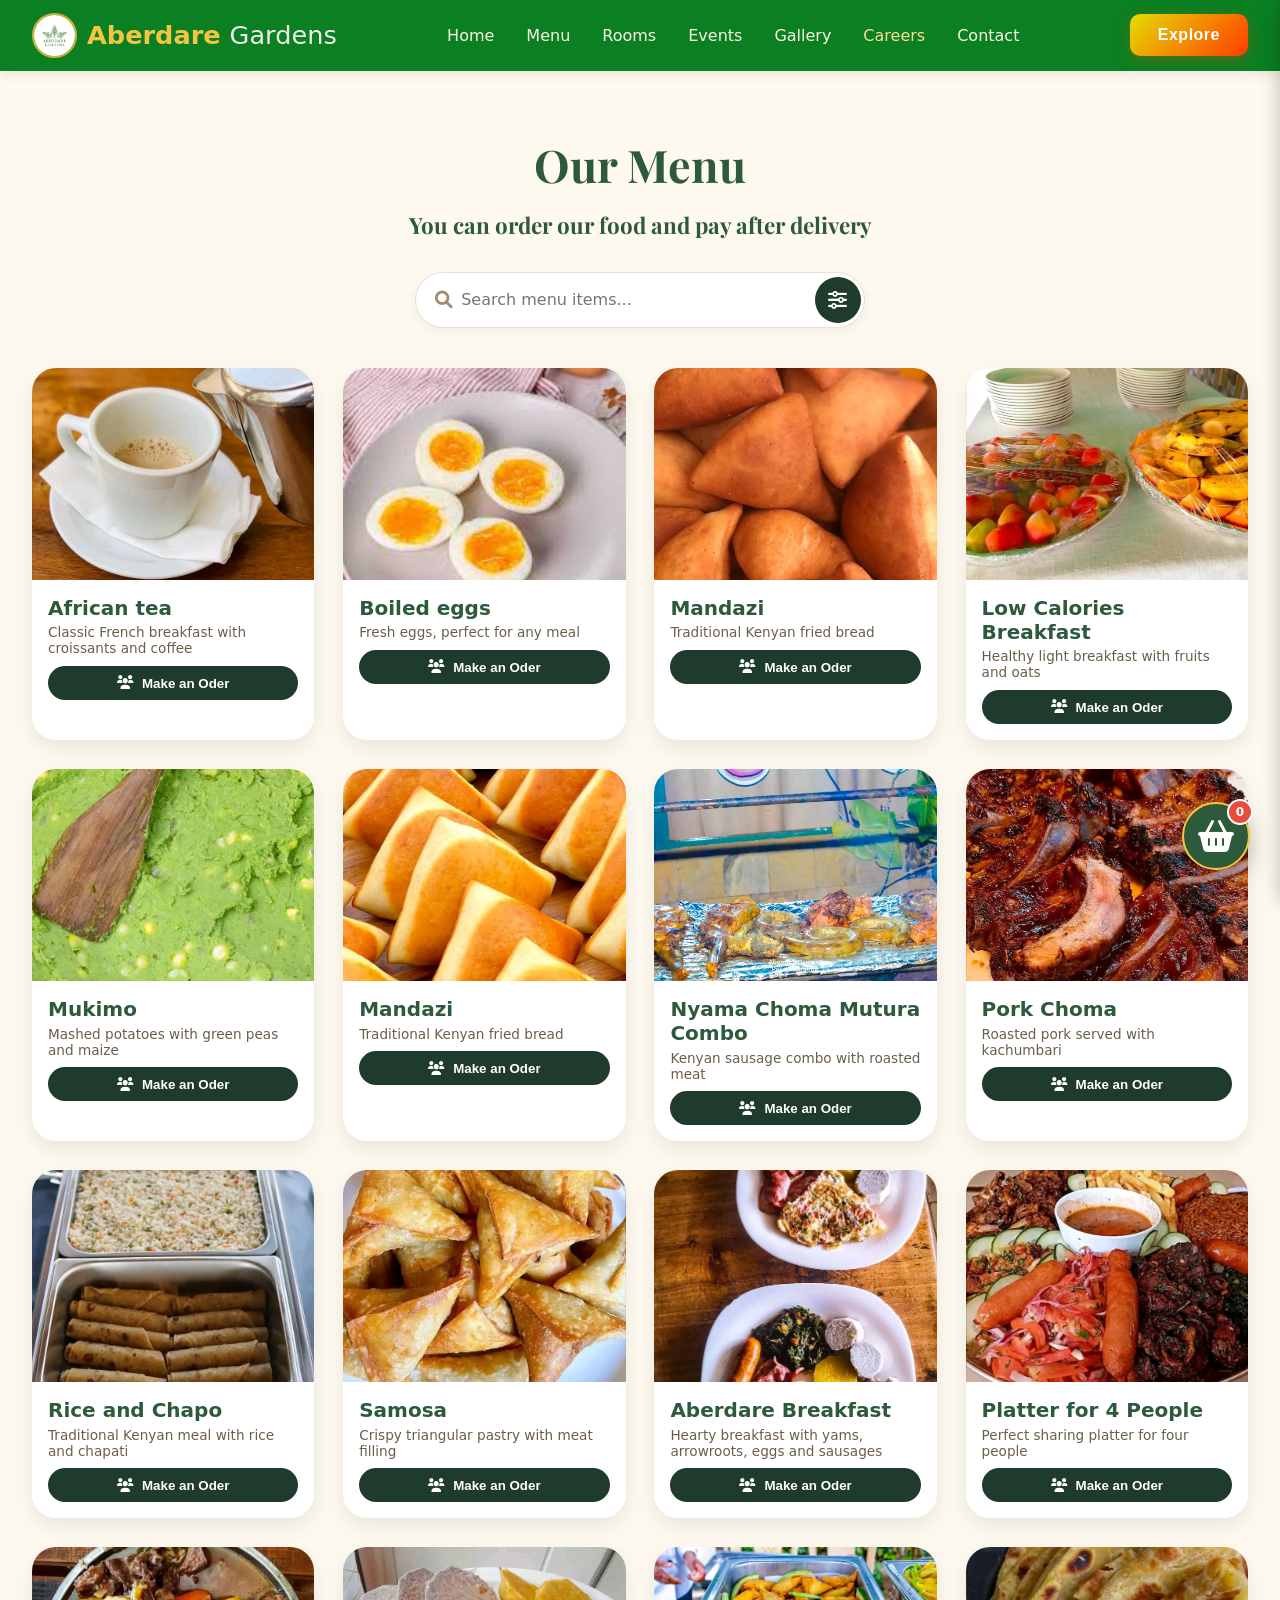
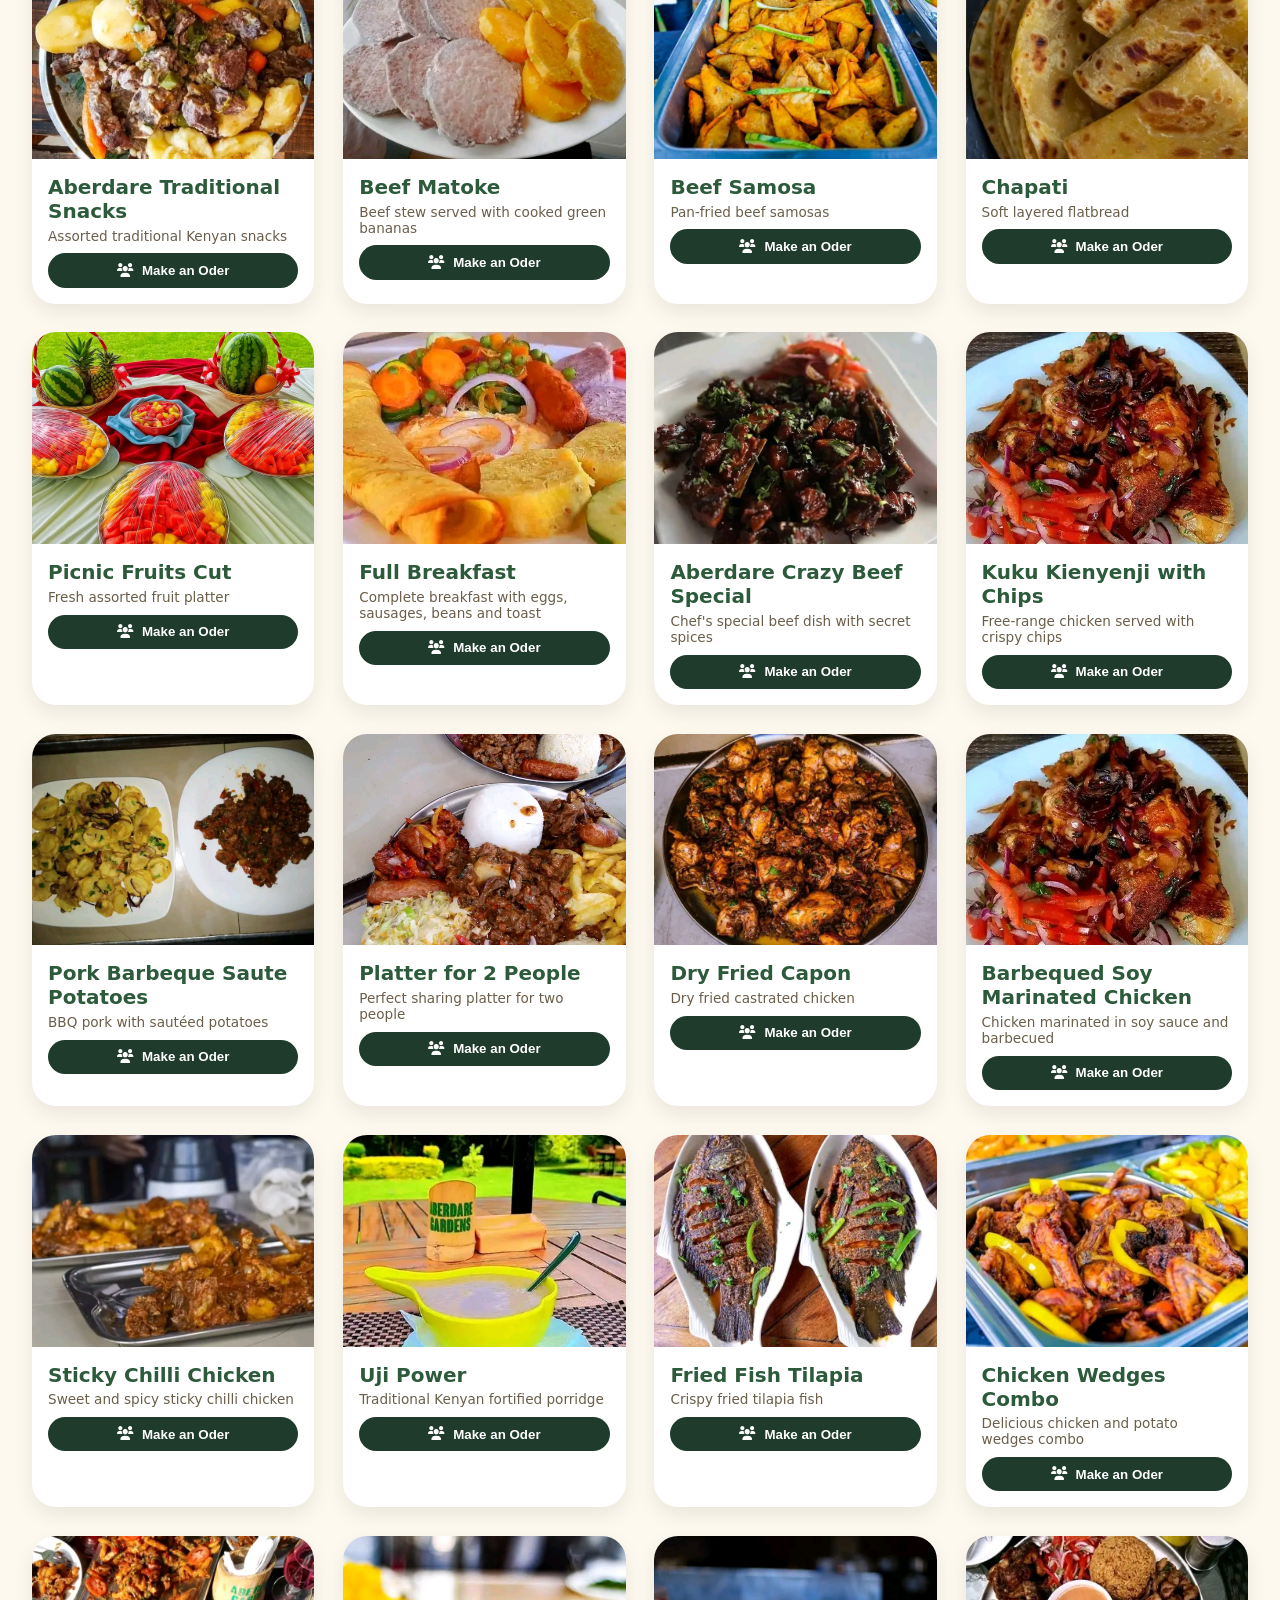
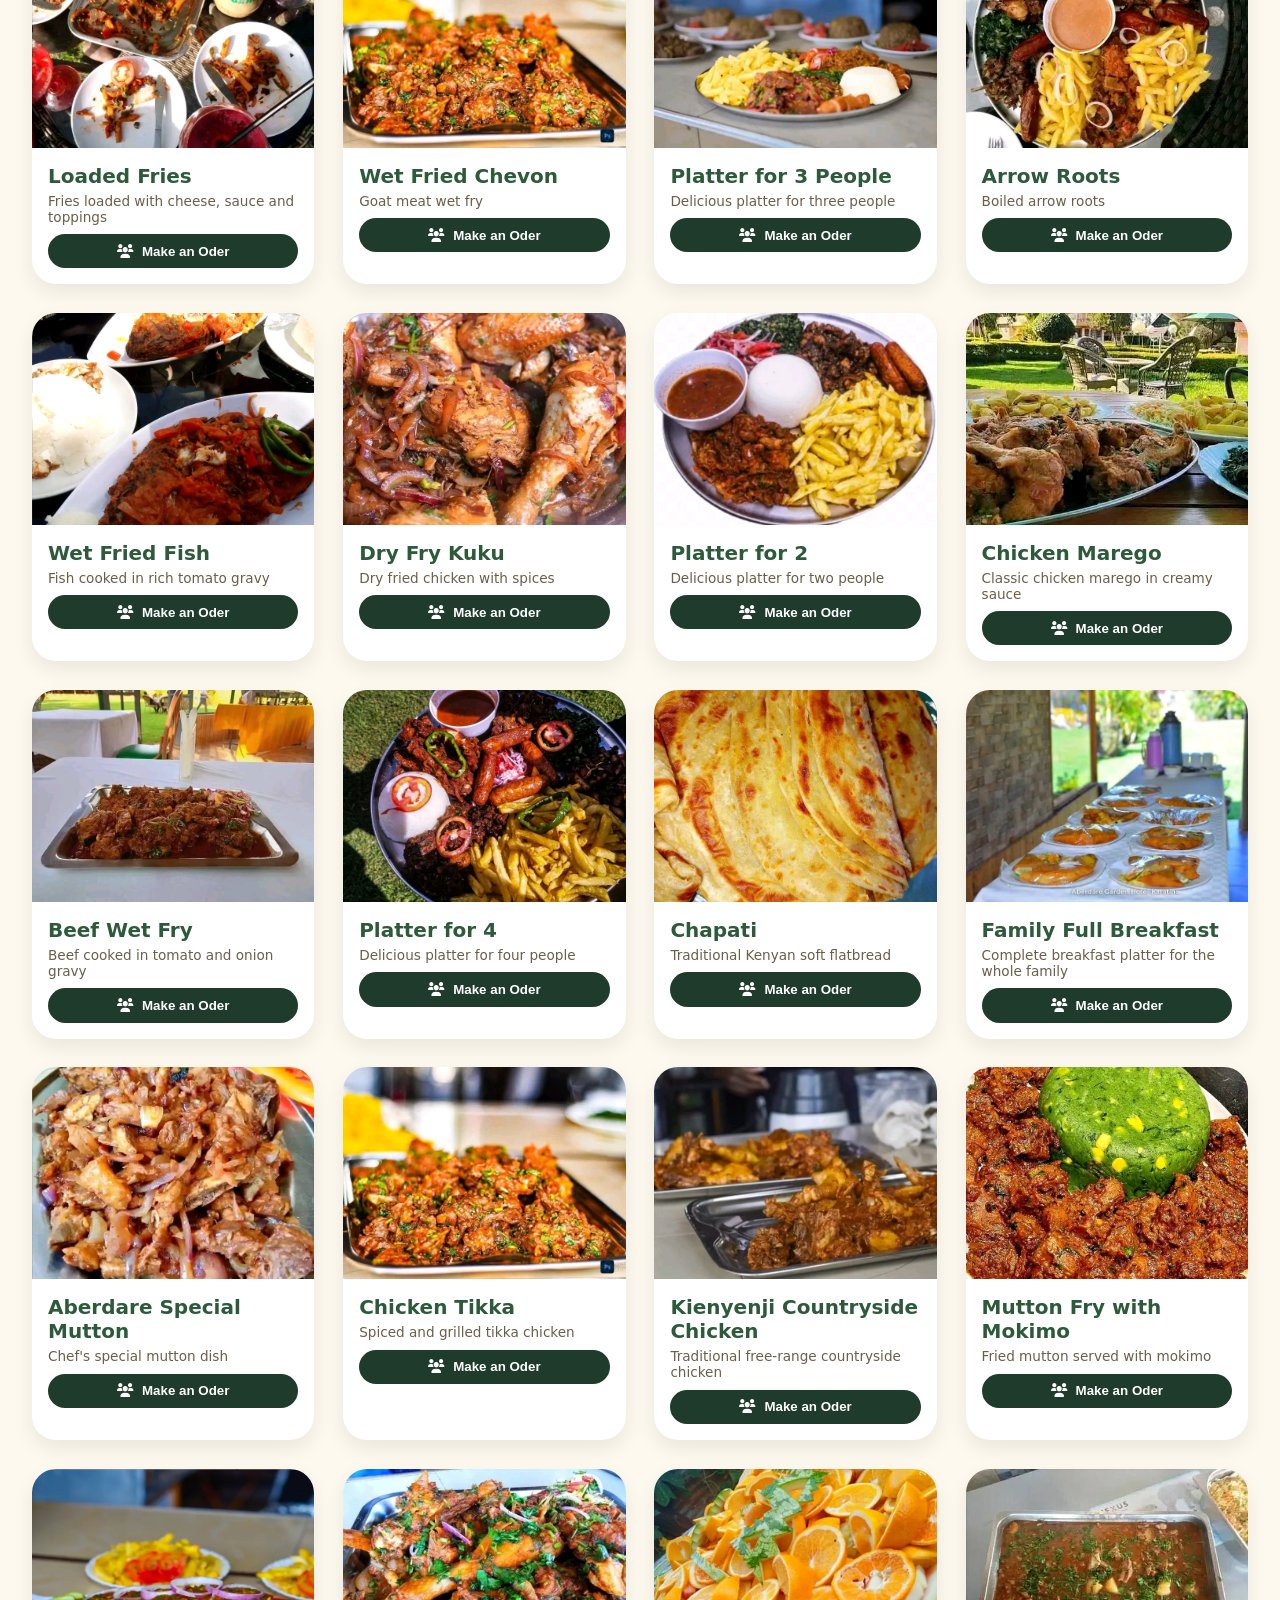
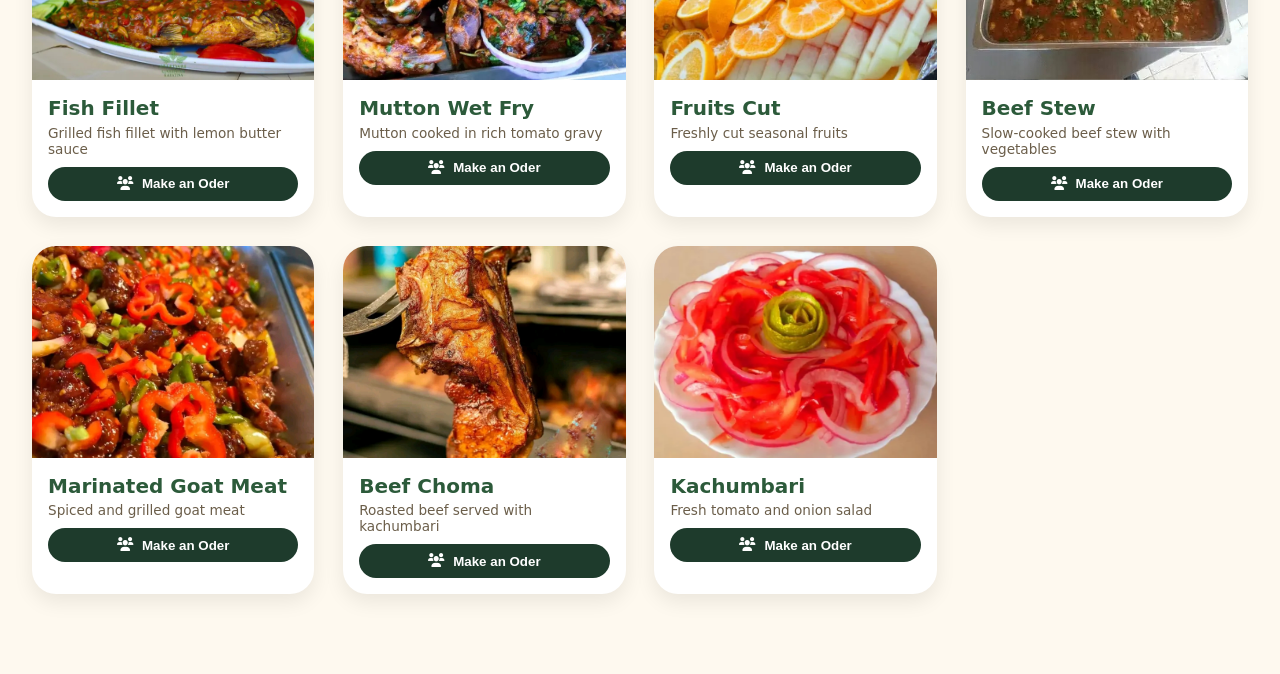
<file: menu.html>
<!DOCTYPE html>
<html lang="en">
<head>
    <meta charset="UTF-8">
    <meta name="viewport" content="width=device-width, initial-scale=1.0, viewport-fit=cover">
    <title>Aberdare Gardens - Group Order | Floating Cart</title>
    <link rel="icon" type="image/png" href="logo1.png">
    <link rel="stylesheet" href="https://cdnjs.cloudflare.com/ajax/libs/font-awesome/6.0.0-beta3/css/all.min.css">
    <link href="https://fonts.googleapis.com/css2?family=Playfair+Display:wght@400;700&display=swap" rel="stylesheet">
    <style>
        * {
            margin: 0;
            padding: 0;
            box-sizing: border-box;
        }

        body {
            font-family: system-ui, -apple-system, 'Segoe UI', Roboto, 'Helvetica Neue', sans-serif;
            background: #fef9ef;
            color: #2c2b28;
            scroll-behavior: smooth;
        }

        .navbar {
            position: sticky;
            top: 0;
            background: #0a8022;
            z-index: 1000;
            padding: 0.8rem 0;
            box-shadow: 0 4px 12px rgba(0,0,0,0.08);
        }
        .container {
            max-width: 1280px;
            margin: 0 auto;
            padding: 0 2rem;
        }
        .nav-container {
            display: flex;
            justify-content: space-between;
            align-items: center;
        }
        .brand {
            display: flex;
            align-items: center;
            gap: 10px;
            text-decoration: none;
        }
        .brand img {
            width: 45px;
            height: 45px;
            border-radius: 50%;
            object-fit: cover;
            border: 2px solid #D4AF37;
        }
        .logo-text {
            font-size: 1.6rem;
            font-weight: 700;
            color: #f5c542;
        }
        .logo-text span {
            font-weight: 400;
            color: #f0ede8;
        }
        .nav-links {
            display: flex;
            list-style: none;
            gap: 2rem;
        }
        .nav-links li a {
            text-decoration: none;
            color: #fef3e2;
            font-weight: 500;
            transition: 0.2s;
        }
        .nav-links li a:hover { color: #f5c542; }
        .mobile-menu-btn {
            display: none;
            background: none;
            border: none;
            font-size: 1.8rem;
            color: #fef3e2;
            cursor: pointer;
        }
        .mobile-sidebar {
            position: fixed;
            top: 0;
            right: -280px;
            width: 280px;
            height: 100%;
            background: #02801b;
            box-shadow: 2px 0 20px rgba(0,0,0,0.3);
            z-index: 1100;
            padding: 2rem 1.5rem;
            transition: right 0.3s ease;
            display: flex;
            flex-direction: column;
            gap: 1.2rem;
        }
        .mobile-sidebar.open { right: 0; }
        .close-sidebar {
            align-self: flex-end;
            background: red;
            border: none;
            border-radius: 10px;
            height: 30px;
            width: 30px;
            font-size: 20px;
            cursor: pointer;
            color: #ffffff;
        }
        .mobile-sidebar a {
            color: white;
            text-decoration: none;
            font-size: 1.2rem;
            padding: 0.5rem 0;
            border-bottom: 1px solid rgba(255,255,255,0.2);
        }
        .sidebar-overlay {
            position: fixed;
            top: 0;
            left: 0;
            width: 100%;
            height: 100%;
            background: rgba(0,0,0,0.5);
            z-index: 1050;
            visibility: hidden;
            opacity: 0;
            transition: 0.2s;
        }
        .sidebar-overlay.active {
            visibility: visible;
            opacity: 1;
        }
        .footer-social {
            margin-top: 2rem;
            display: flex;
            gap: 1rem;
            justify-content: center;
        }
        .footer-social a {
            color: #f5c542;
            font-size: 1.3rem;
        }

        /* FLOATING CART BUTTON */
        .floating-cart {
            position: fixed;
            bottom: 30px;
            right: 30px;
            background: #2c5a3a;
            width: 68px;
            height: 68px;
            border-radius: 50%;
            display: flex;
            align-items: center;
            justify-content: center;
            box-shadow: 0 8px 25px rgba(0,0,0,0.25);
            cursor: pointer;
            z-index: 1050;
            transition: transform 0.2s, background 0.2s;
            border: 2px solid #f5c542;
        }
        .floating-cart:hover {
            transform: scale(1.08);
            background: #c49a6c;
        }
        .floating-cart i {
            font-size: 2rem;
            color: white;
        }
        .cart-badge {
            position: absolute;
            top: -5px;
            right: -5px;
            background: #e74c3c;
            color: white;
            border-radius: 50%;
            width: 26px;
            height: 26px;
            display: flex;
            align-items: center;
            justify-content: center;
            font-weight: bold;
            font-size: 0.75rem;
            border: 2px solid white;
        }

        /* Menu Section */
        #menu {
            padding: 4rem 0 5rem 0;
        }
        h2 {
            text-align: center;
            font-family: 'Playfair Display', serif;
            font-size: 2.8rem;
            color: #2e5a3a;
            margin-bottom: 2rem;
        }
        
        /* SEARCH + FILTER ROW */
        .search-filter-row {
            display: flex;
            justify-content: center;
            align-items: center;
            gap: 1rem;
            margin-bottom: 2.5rem;
            flex-wrap: wrap;
            position: relative;
        }
        .search-wrapper {
            flex: 1;
            max-width: 450px;
            position: relative;
            background: white;
            border-radius: 60px;
            box-shadow: 0 4px 12px rgba(0,0,0,0.05);
            display: flex;
            align-items: center;
            padding: 0.2rem 0.2rem 0.2rem 1.2rem;
            transition: all 0.2s;
            border: 1px solid #e6dfd3;
        }
        .search-wrapper:focus-within {
            border-color: #c49a6c;
            box-shadow: 0 0 0 3px rgba(196,154,108,0.2);
        }
        .search-wrapper i.fa-search {
            color: #a08c6f;
            font-size: 1.1rem;
            margin-right: 8px;
        }
        .search-wrapper input {
            flex: 1;
            border: none;
            outline: none;
            font-size: 1rem;
            padding: 0.9rem 0;
            background: transparent;
            font-family: inherit;
        }
        .filter-trigger {
            background: #1e3b2c;
            border: none;
            border-radius: 50px;
            width: 46px;
            height: 46px;
            color: white;
            cursor: pointer;
            transition: 0.2s;
            display: flex;
            align-items: center;
            justify-content: center;
            font-size: 1.2rem;
            margin-left: 6px;
        }
        .filter-trigger:hover {
            background: #c49a6c;
            transform: scale(0.97);
        }
        /* Dropdown Menu */
        .filter-dropdown {
            position: absolute;
            top: 70px;
            right: 0;
            background: white;
            min-width: 240px;
            border-radius: 24px;
            box-shadow: 0 12px 28px rgba(0,0,0,0.15);
            overflow: hidden;
            z-index: 200;
            display: none;
            border: 1px solid #f0e7dc;
        }
        .filter-dropdown.active {
            display: block;
        }
        .filter-option {
            padding: 0.85rem 1.2rem;
            cursor: pointer;
            transition: 0.15s;
            font-weight: 500;
            border-bottom: 1px solid #f5efe8;
            display: flex;
            align-items: center;
            gap: 10px;
            font-size: 0.95rem;
        }
        .filter-option:last-child {
            border-bottom: none;
        }
        .filter-option:hover {
            background: #fef3e2;
            color: #0a8022;
        }
        .filter-option.active-filter {
            background: #2c5a3a;
            color: white;
        }

        /* Grid Layout */
        .card-grid {
            display: grid;
            gap: 1.8rem;
            grid-template-columns: repeat(4, 1fr);
        }
        @media (max-width: 767px) {
            .card-grid { grid-template-columns: repeat(2, 1fr); gap: 1rem; }
        }
        @media (max-width: 480px) {
            .card-grid { gap: 0.9rem; }
        }
        
        .menu-card {
            background: white;
            border-radius: 24px;
            overflow: hidden;
            box-shadow: 0 8px 20px rgba(0,0,0,0.08);
            transition: transform 0.25s ease;
            display: flex;
            flex-direction: column;
            height: 100%;
            position: relative;
        }
        .menu-card:hover { transform: translateY(-5px); box-shadow: 0 16px 28px rgba(0,0,0,0.12); }
        .img-placeholder { width: 100%; aspect-ratio: 4 / 3; background-size: cover; background-position: center; }
        .card-content { padding: 1rem; flex-grow: 1; }
        .card-content h3 { font-size: 1.25rem; font-weight: 700; margin-bottom: 0.3rem; color: #2c5a3a; }
        .card-content p { color: #6b5e4a; font-size: 0.85rem; margin: 0.3rem 0; }
        .order-group-btn {
            background: #1e3b2c;
            color: white;
            border: none;
            padding: 0.6rem 0;
            border-radius: 40px;
            font-weight: 600;
            cursor: pointer;
            margin-top: 0.6rem;
            transition: 0.2s;
            display: flex;
            align-items: center;
            justify-content: center;
            gap: 0.5rem;
            width: 100%;
        }
        .order-group-btn:hover { background: #c49a6c; color: #1e3b2c; }
        .selected-badge {
            position: absolute;
            top: 12px;
            right: 12px;
            background: #0a8022;
            color: white;
            border-radius: 30px;
            padding: 0.2rem 0.7rem;
            font-size: 0.7rem;
            font-weight: bold;
            z-index: 2;
        }
        .bar-badge { background: #D4AF37; color: #1e3b2c; display: inline-block; padding: 0.2rem 0.6rem; border-radius: 30px; margin-bottom: 0.5rem; font-size: 0.7rem; font-weight: bold; }
        
        /* Modal styles */
        .modal {
            display: none;
            position: fixed;
            top: 0; left: 0;
            width: 100%; height: 100%;
            background-color: rgba(0,0,0,0.7);
            justify-content: center;
            align-items: center;
            z-index: 2000;
        }
        .modal.active { display: flex; }
        .modal-content {
            background: white;
            padding: 2rem;
            border-radius: 28px;
            max-width: 600px;
            width: 90%;
            position: relative;
            max-height: 85vh;
            overflow-y: auto;
        }
        .close-modal {
            position: absolute;
            right: 1.3rem;
            top: 1rem;
            font-size: 1.6rem;
            cursor: pointer;
            background: none;
            border: none;
        }
        .cart-item { display: flex; justify-content: space-between; padding: 0.8rem 0; border-bottom: 1px solid #eee; align-items: center; flex-wrap: wrap; gap: 0.5rem; }
        .cart-item-details { flex: 1; font-weight: 500; }
        .cart-item-qty { display: flex; align-items: center; gap: 0.5rem; }
        .qty-btn { background: #e9e2d0; border: none; width: 32px; height: 32px; border-radius: 30px; font-weight: bold; cursor: pointer; transition: 0.1s; }
        .qty-btn:hover { background: #c49a6c; color: white; }
        .remove-item { background: #e74c3c; color: white; border: none; border-radius: 30px; padding: 0.3rem 0.8rem; cursor: pointer; font-size: 0.7rem; }
        .cart-total { margin-top: 1rem; font-weight: bold; text-align: right; font-size: 1.1rem; padding-top: 0.5rem; border-top: 2px dashed #ddd; }
        .form-group { margin-bottom: 1rem; }
        .form-group input, .form-group textarea, .form-group select { width: 100%; padding: 0.7rem; border-radius: 20px; border: 1px solid #ddd; font-family: inherit; font-size: 0.95rem; }
        .form-group label { font-weight: 600; margin-bottom: 5px; display: block; color: #2c5a3a; }
        .btn { background: #1e3b2c; color: white; padding: 0.7rem; border: none; border-radius: 40px; font-weight: bold; cursor: pointer; width: 100%; transition: 0.2s; }
        .btn:hover { background: #c49a6c; color: #1e3b2c; }
        .scroll-reveal { opacity: 0; transform: translateY(20px); transition: opacity 0.6s ease, transform 0.6s ease; }
        .scroll-reveal.revealed { opacity: 1; transform: translateY(0); }
        #toastMsg {
            position: fixed;
            bottom: 120px;
            left: 50%;
            transform: translateX(-50%);
            background: #1e3b2c;
            color: #f5c542;
            padding: 10px 20px;
            border-radius: 40px;
            font-weight: bold;
            opacity: 0;
            transition: 0.3s;
            z-index: 2100;
            pointer-events: none;
            white-space: nowrap;
        }
        @media (max-width: 768px) {
            .nav-links { display: none; }
            .mobile-menu-btn { display: block; }
            .container { padding: 0 1.2rem; }
            h2 { font-size: 2rem; }
            .search-filter-row { flex-direction: column; align-items: stretch; }
            .search-wrapper { max-width: 100%; }
            .filter-dropdown { width: 100%; left: 0; right: auto; top: 70px; }
            .floating-cart { width: 56px; height: 56px; bottom: 20px; right: 20px; }
            .floating-cart i { font-size: 1.6rem; }
            #toastMsg { bottom: 100px; white-space: normal; text-align: center; font-size: 0.85rem; }
        }
        .room-card, .event-card, .gallery-img { background: #fff; border-radius: 20px; overflow: hidden; box-shadow: 0 4px 10px rgba(0,0,0,0.05);}
        .form-row { display: flex; gap: 1rem; flex-wrap: wrap; }
        .form-row .form-group { flex: 1; min-width: 140px; }

            .explorebutton {
   background: linear-gradient(135deg, #e4dd02, #ff3c00);
    color: white;
    border: none;
    padding: 12px 28px;
    border-radius: 10px;
    font-size: 16px;
    font-weight: 600;
    cursor: pointer;
    transition: all 0.3s ease;
    box-shadow: 0 4px 15px rgba(255, 60, 0, 0.3);
    letter-spacing: 0.5px;
}
.explorebutton:hover {
    transform: translateY(-3px);
    box-shadow: 0 8px 20px rgba(255, 60, 0, 0.45);
    background: linear-gradient(135deg, #ff8c1a, #ff4d1a);
}

.explorebutton:active {
    transform: scale(0.97);
}
    </style>
</head>
<body>

<nav class="navbar">
  <div class="container nav-container">
    <a href="index.html" class="brand">
      <img src="logo1.png" alt="Aberdare Gardens Logo">
      <div class="logo-text">Aberdare <span>Gardens</span></div>
    </a>
    <ul class="nav-links">
      <li><a href="index.html">Home</a></li>
      <li><a href="menu.html">Menu</a></li>
      <li><a href="rooms.html">Rooms</a></li>
      <li><a href="events.html">Events</a></li>
      <li><a href="gallery.html">Gallery</a></li>
      <li><a href="careers.html" style="color:#ffdd99;">Careers</a></li>
      <li><a href="contact.html">Contact</a></li>
    </ul>
    <button class="explorebutton" id="mobileMenuBtn">
    Explore
</button>
  </div>
</nav>

<div class="mobile-sidebar" id="mobileSidebar">
  <button class="close-sidebar" id="closeSidebarBtn">✕</button>
  <div class="brand"><img src="logo1.png" alt="Aberdare Gardens"><div class="logo-text">Aberdare <span>Gardens</span></div></div>
   <a href="index.html">Home</a><a href="menu.html">Menu</a><a href="rooms.html">Rooms</a><a href="events.html">Events</a>
   <a href="gallery.html">Gallery</a><a href="contact.html">Contact</a><a href="bar.html">Bar</a><a href="careers.html">Careers</a>
  <div class="footer-bottom"><div class="footer-social"><a href="https://www.facebook.com/karatinagardens" target="_blank" rel="noopener noreferrer"><i class="fab fa-facebook-f"></i></a><a href="https://www.tiktok.com/@aberdaregardens" target="_blank" rel="noopener noreferrer"><i class="fab fa-tiktok"></i></a></div></div>
</div>
<div class="sidebar-overlay" id="sidebarOverlay"></div>

<section id="menu">
  <div class="container">
    <h2>Our Menu</h2>
    <h2 style="font-size: 1.4rem; margin-top: -1rem;">You can order our food and pay after delivery</h2>
    <!-- Search + Filter row -->
    <div class="search-filter-row">
      <div class="search-wrapper">
        <i class="fas fa-search"></i>
        <input type="text" id="searchInput" placeholder="Search menu items...">
        <button class="filter-trigger" id="filterTriggerBtn">
          <i class="fas fa-sliders-h"></i>
        </button>
      </div>
      <div class="filter-dropdown" id="filterDropdown">
        <div class="filter-option active-filter" data-filter="all">📌 All Items</div>
        <div class="filter-option" data-filter="Local Dishes">🍲 Local Dishes</div>
        <div class="filter-option" data-filter="Nyama Choma">🔥 Nyama Choma</div>
        <div class="filter-option" data-filter="Seafood">🐟 Seafood</div>
        <div class="filter-option" data-filter="Fast Food">🍔 Fast Food</div>
        <div class="filter-option" data-filter="Breakfast">☀️ Breakfast</div>
       <div class="filter-option" data-filter="Specials">⭐ Chef Specials</div>
      </div>
    </div>
    <div class="card-grid" id="menuGrid"></div>
  </div>
</section>

<!-- FLOATING CART BUTTON -->
<div class="floating-cart" id="floatingCartBtn">
  <i class="fas fa-shopping-basket"></i>
  <span class="cart-badge" id="floatingCartBadge">0</span>
</div>

<!-- CART MODAL -->
<div id="cartModal" class="modal">
  <div class="modal-content">
    <button class="close-modal" data-modal="cartModal">&times;</button>
    <h3><i class="fas fa-users"></i> Group Order Cart</h3>
    <p style="margin: 0.5rem 0 0.2rem; font-size:0.9rem;">Adjust quantities for many people sharing the same dish.</p>
    <div id="cartItemsList" style="max-height: 340px; overflow-y: auto; margin: 1rem 0;"></div>
    <div class="cart-total" id="cartTotalMsg">Total servings: 0</div>
    <button id="proceedToGroupCheckout" class="btn" style="margin-top: 1rem;"> Proceed to Group Order</button>
  </div>
</div>

<!-- FINAL GROUP ORDER MODAL -->
<div id="orderModal" class="modal">
  <div class="modal-content">
    <button class="close-modal" data-modal="orderModal">&times;</button>
    <h2>Pay after delivery</h2>
    <h2>Order form</h2>
    <form id="orderForm">
      <div class="form-group"><input type="text" id="orderName" placeholder="Contact Person Name" required></div>
      <div class="form-group"><input type="tel" id="orderPhone" placeholder="Phone Number" required></div>
      <div class="form-group"><input type="number" id="numPeople" placeholder="Number of people (e.g., 8)" min="1" required></div>
      <div class="form-group"><input type="text" id="orderLocation" placeholder="Pickup / Delivery Location (e.g., Nyeri Town, Main Gate)" required></div>
      <div class="form-group"><textarea rows="4" id="orderItemsSummary" placeholder="Order summary will appear here" readonly style="background:#f9f3e8;"></textarea></div>
      <div class="form-group"><textarea rows="2" id="orderNote" placeholder="Special requests (allergies, spice, serving instructions...)"></textarea></div>
      <button type="submit" class="btn">Send Order</button>
    </form>
  </div>
</div>

<!-- Modals for rooms/events/contact -->
<div id="bookingModal" class="modal"><div class="modal-content"><button class="close-modal" data-modal="bookingModal">&times;</button><h3> Book a Room</h3><form id="bookingForm"><div class="form-group"><input type="text" id="bookName" placeholder="Full Name" required></div><div class="form-group"><input type="tel" id="bookPhone" placeholder="Phone" required></div><div class="form-group"><input type="email" id="bookEmail" placeholder="Email"></div><div class="form-group"><input type="date" id="checkin" required></div><div class="form-group"><input type="date" id="checkout" required></div><div class="form-group"><select id="roomType"><option>Standard Room</option><option>Deluxe Suite</option><option>Family Cottage</option></select></div><div class="form-group"><input type="number" id="guests" placeholder="Guests" required></div><button type="submit" class="btn">Send Inquiry</button></form></div></div>
<div id="contactModal" class="modal"><div class="modal-content"><button class="close-modal" data-modal="contactModal">&times;</button><h3> Contact Us</h3><form id="contactFormModal"><div class="form-group"><input type="text" id="contactNameModal" placeholder="Your Name" required></div><div class="form-group"><input type="email" id="contactEmailModal" placeholder="Email"></div><div class="form-group"><textarea rows="3" id="contactMsgModal" placeholder="Message..."></textarea></div><button type="submit" class="btn">Send</button></form></div></div>
<div id="toastMsg"></div>

<script>
// ---------------------- FULL MENU DATA (50+ items) ----------------------
const menuItems = [
  { id: 1, name: "African tea", category: "Breakfast", img: "images/WhatsApp Image 2026-05-13 at 14.40.15 (1).jpeg", desc: "Classic French breakfast with croissants and coffee" },
    { id: 50, name: "Boiled eggs", category: "Specials", img: "images/imagesegg.jpg", desc: "Fresh eggs, perfect for any meal" },

  { id: 2, name: "Mandazi", category: "Breakfast", img: "images/WhatsApp Image 2026-05-13 at 14.40.15 (2).jpeg", desc: "Traditional Kenyan fried bread" },
  { id: 3, name: "Low Calories Breakfast", category: "Breakfast", img: "images/WhatsApp Image 2026-05-13 at 14.40.15.jpeg", desc: "Healthy light breakfast with fruits and oats" },
  { id: 4, name: "Mukimo", category: "Breakfast", img: "images/WhatsApp Image 2026-05-13 at 14.40.16 (1).jpeg", desc: "Mashed potatoes with green peas and maize" },
  { id: 5, name: "Mandazi", category: "Breakfast", img: "images/WhatsApp Image 2026-05-13 at 14.40.16 (2).jpeg", desc: "Traditional Kenyan fried bread" },
  { id: 6, name: "Nyama Choma Mutura Combo", category: "Breakfast", img: "images/WhatsApp Image 2026-05-13 at 14.40.16 (3).jpeg", desc: "Kenyan sausage combo with roasted meat" },
  { id: 7, name: "Pork Choma", category: "Meat", img: "images/WhatsApp Image 2026-05-13 at 14.40.16.jpeg", desc: "Roasted pork served with kachumbari" },
  { id: 8, name: "Rice and Chapo", category: "Breakfast", img: "images/WhatsApp Image 2026-05-13 at 14.40.17 (1).jpeg", desc: "Traditional Kenyan meal with rice and chapati" },
  { id: 9, name: "Samosa", category: "Breakfast", img: "images/WhatsApp Image 2026-05-13 at 14.40.17 (2).jpeg", desc: "Crispy triangular pastry with meat filling" },
  { id: 11, name: "Aberdare Breakfast", category: "Fast Food", img: "images/WhatsApp Image 2026-05-13 at 14.40.18 (1).jpeg", desc: "Hearty breakfast with yams, arrowroots, eggs and sausages" },
  { id: 12, name: "Platter for 4 People", category: "Fast Food", img: "images/WhatsApp Image 2026-05-13 at 14.40.18.jpeg", desc: "Perfect sharing platter for four people" },
  { id: 13, name: "Aberdare Traditional Snacks", category: "Local Dishes", img: "images/WhatsApp Image 2026-05-13 at 14.40.19 (1).jpeg", desc: "Assorted traditional Kenyan snacks" },
  { id: 14, name: "Beef Matoke", category: "Local Dishes", img: "images/WhatsApp Image 2026-05-13 at 14.40.19 (2).jpeg", desc: "Beef stew served with cooked green bananas" },
  { id: 15, name: "Beef Samosa", category: "Local Dishes", img: "images/WhatsApp Image 2026-05-13 at 14.40.19 (3).jpeg", desc: "Pan-fried beef samosas" },
  { id: 16, name: "Chapati", category: "Local Dishes", img: "images/WhatsApp Image 2026-05-13 at 14.40.19.jpeg", desc: "Soft layered flatbread" },
  { id: 17, name: "Picnic Fruits Cut", category: "Specials", img: "images/WhatsApp Image 2026-05-13 at 14.40.20 (1).jpeg", desc: "Fresh assorted fruit platter" },
  { id: 18, name: "Full Breakfast", category: "Local Dishes", img: "images/WhatsApp Image 2026-05-13 at 14.40.20 (2).jpeg", desc: "Complete breakfast with eggs, sausages, beans and toast" },
  { id: 19, name: "Aberdare Crazy Beef Special", category: "Specials", img: "images/WhatsApp Image 2026-05-13 at 14.40.20.jpeg", desc: "Chef's special beef dish with secret spices" },
  { id: 20, name: "Kuku Kienyenji with Chips", category: "Nyama Choma", img: "images/WhatsApp Image 2026-05-13 at 14.40.21 (1).jpeg", desc: "Free-range chicken served with crispy chips" },
  { id: 21, name: "Pork Barbeque Saute Potatoes", category: "Local Dishes", img: "images/WhatsApp Image 2026-05-13 at 14.40.21 (2).jpeg", desc: "BBQ pork with sautéed potatoes" },
  { id: 22, name: "Platter for 2 People", category: "Local Dishes", img: "images/WhatsApp Image 2026-05-13 at 14.40.21.jpeg", desc: "Perfect sharing platter for two people" },
  { id: 23, name: "Dry Fried Capon", category: "Nyama Choma", img: "images/WhatsApp Image 2026-05-13 at 14.40.22.jpeg", desc: "Dry fried castrated chicken" },
  { id: 24, name: "Barbequed Soy Marinated Chicken", category: "Nyama Choma", img: "images/WhatsApp Image 2026-05-13 at 14.41.09 (1).jpeg", desc: "Chicken marinated in soy sauce and barbecued" },
  { id: 25, name: "Sticky Chilli Chicken", category: "Nyama Choma", img: "images/WhatsApp Image 2026-05-13 at 14.41.09 (2).jpeg", desc: "Sweet and spicy sticky chilli chicken" },
  { id: 26, name: "Uji Power", category: "Local Dishes", img: "images/WhatsApp Image 2026-05-13 at 14.41.09.jpeg", desc: "Traditional Kenyan fortified porridge" },
  { id: 27, name: "Fried Fish Tilapia", category: "Local Dishes", img: "images/WhatsApp Image 2026-05-13 at 14.41.10 (1).jpeg", desc: "Crispy fried tilapia fish" },
  { id: 28, name: "Chicken Wedges Combo", category: "Local Dishes", img: "images/WhatsApp Image 2026-05-13 at 14.41.10 (2).jpeg", desc: "Delicious chicken and potato wedges combo" },
  { id: 29, name: "Loaded Fries", category: "Local Dishes", img: "images/WhatsApp Image 2026-05-13 at 14.41.10 (3).jpeg", desc: "Fries loaded with cheese, sauce and toppings" },
  { id: 30, name: "Wet Fried Chevon", category: "Local Dishes", img: "images/WhatsApp Image 2026-05-13 at 14.41.10.jpeg", desc: "Goat meat wet fry" },
  { id: 31, name: "Platter for 3 People", category: "Local Dishes", img: "images/WhatsApp Image 2026-05-13 at 14.41.11 (1).jpeg", desc: "Delicious platter for three people" },
  { id: 32, name: "Arrow Roots", category: "Local Dishes", img: "images/WhatsApp Image 2026-05-13 at 14.41.11 (2).jpeg", desc: "Boiled arrow roots" },
  { id: 33, name: "Wet Fried Fish", category: "Local Dishes", img: "images/WhatsApp Image 2026-05-13 at 14.41.11 (3).jpeg", desc: "Fish cooked in rich tomato gravy" },
  { id: 34, name: "Dry Fry Kuku", category: "Local Dishes", img: "images/WhatsApp Image 2026-05-13 at 14.41.11.jpeg", desc: "Dry fried chicken with spices" },
  { id: 35, name: "Platter for 2", category: "Local Dishes", img: "images/WhatsApp Image 2026-05-13 at 14.41.12 (1).jpeg", desc: "Delicious platter for two people" },
  { id: 36, name: "Chicken Marego", category: "Specials", img: "images/WhatsApp Image 2026-05-13 at 14.41.12 (2).jpeg", desc: "Classic chicken marego in creamy sauce" },
  { id: 37, name: "Beef Wet Fry", category: "Specials", img: "images/WhatsApp Image 2026-05-13 at 14.41.12 (3).jpeg", desc: "Beef cooked in tomato and onion gravy" },
  { id: 38, name: "Platter for 4", category: "Specials", img: "images/WhatsApp Image 2026-05-13 at 14.41.12.jpeg", desc: "Delicious platter for four people" },
  { id: 39, name: "Chapati", category: "Fast Food", img: "images/WhatsApp Image 2026-05-13 at 14.41.13 (1).jpeg", desc: "Traditional Kenyan soft flatbread" },
  { id: 40, name: "Family Full Breakfast", category: "Specials", img: "images/WhatsApp Image 2026-05-13 at 14.41.13 (2).jpeg", desc: "Complete breakfast platter for the whole family" },
  { id: 41, name: "Aberdare Special Mutton", category: "Specials", img: "images/WhatsApp Image 2026-05-13 at 14.41.13.jpeg", desc: "Chef's special mutton dish" },
  { id: 42, name: "Chicken Tikka", category: "Nyama Choma", img: "images/WhatsApp Image 2026-05-13 at 14.41.14 (1).jpeg", desc: "Spiced and grilled tikka chicken" },
  { id: 43, name: "Kienyenji Countryside Chicken", category: "Local Dishes", img: "images/WhatsApp Image 2026-05-13 at 14.41.14.jpeg", desc: "Traditional free-range countryside chicken" },
  { id: 44, name: "Mutton Fry with Mokimo", category: "Local Dishes", img: "images/WhatsApp Image 2026-05-13 at 14.41.15 (1).jpeg", desc: "Fried mutton served with mokimo" },
  { id: 45, name: "Fish Fillet", category: "Local Dishes", img: "ex/wetfryfish.jpeg", desc: "Grilled fish fillet with lemon butter sauce" },
  { id: 46, name: "Mutton Wet Fry", category: "Nyama Choma", img: "ex/WhatsApp Image 2026-05-23 at 15.09.30.jpeg", desc: "Mutton cooked in rich tomato gravy" },
  { id: 47, name: "Fruits Cut", category: "Nyama Choma", img: "ex/WhatsApp Image 2026-05-23 at 15.11.52.jpeg", desc: "Freshly cut seasonal fruits" },
  { id: 48, name: "Beef Stew", category: "Specials", img: "ex/WhatsApp Image 2026-05-23 at 15.13.20.jpeg", desc: "Slow-cooked beef stew with vegetables" },
  { id: 49, name: "Marinated Goat Meat", category: "Nyama Choma", img: "ex/WhatsApp Image 2026-05-23 at 15.15.00.jpeg", desc: "Spiced and grilled goat meat" },
  { id: 50, name: "Beef Choma", category: "Specials", img: "ex/WhatsApp Image 2026-05-23 at 15.18.38.jpeg", desc: "Roasted beef served with kachumbari" },
    { id: 50, name: "Kachumbari", category: "Specials", img: "ex/WhatsApp Image 2026-05-23 at 18.30.33.jpeg", desc: "Fresh tomato and onion salad" }

];
let cart = [];
let activeFilter = "all";
let searchQuery = "";

function updateCartBadgeAndStorage() {
  const totalQty = cart.reduce((sum, item) => sum + item.quantity, 0);
  const badge = document.getElementById("floatingCartBadge");
  if(badge) badge.innerText = totalQty;
  localStorage.setItem("aberGroupCart", JSON.stringify(cart));
  renderMenu();
  if(document.getElementById("cartModal").classList.contains("active")) renderCartModal();
}

function renderCartModal() {
  const container = document.getElementById("cartItemsList");
  if(!container) return;
  if(cart.length === 0) { container.innerHTML = "<p style='text-align:center; padding:1rem;'>Your cart is empty. Add delicious items!</p>"; document.getElementById("cartTotalMsg").innerHTML = "Total servings: 0"; return; }
  let html = "";
  cart.forEach((item, idx) => {
    html += `<div class="cart-item">
              <div class="cart-item-details"><strong>${escapeHtml(item.name)}</strong></div>
              <div class="cart-item-qty">
                <button class="qty-btn" data-idx="${idx}" data-delta="-1">-</button>
                <span style="min-width: 35px; text-align:center;">${item.quantity}</span>
                <button class="qty-btn" data-idx="${idx}" data-delta="+1">+</button>
                <button class="remove-item" data-idx="${idx}"><i class="fas fa-trash"></i></button>
              </div>
            </div>`;
  });
  container.innerHTML = html;
  const total = cart.reduce((s,i)=> s + i.quantity, 0);
  document.getElementById("cartTotalMsg").innerHTML = `Total servings: ${total} (for sharing)`;
  document.querySelectorAll(".qty-btn").forEach(btn => {
    btn.addEventListener("click", (e) => {
      const idx = parseInt(btn.getAttribute("data-idx"));
      const delta = parseInt(btn.getAttribute("data-delta"));
      if(cart[idx]) {
        let newQty = cart[idx].quantity + delta;
        if(newQty <= 0) cart.splice(idx,1);
        else cart[idx].quantity = newQty;
        updateCartBadgeAndStorage();
        renderCartModal();
      }
    });
  });
  document.querySelectorAll(".remove-item").forEach(btn => {
    btn.addEventListener("click", (e) => {
      const idx = parseInt(btn.getAttribute("data-idx"));
      cart.splice(idx,1);
      updateCartBadgeAndStorage();
      renderCartModal();
    });
  });
}

function addOrUpdateCart(itemId, itemName) {
  const existing = cart.find(i => i.id === itemId);
  if(existing) { existing.quantity += 1; showToast(`➕ ${itemName} x${existing.quantity} in cart`); }
  else { cart.push({ id: itemId, name: itemName, quantity: 1 }); showToast(`🍽️ ${itemName} added for group`); }
  updateCartBadgeAndStorage();
}

function renderMenu() {
  let filtered = menuItems.filter(item => activeFilter === "all" ? true : item.category === activeFilter);
  if(searchQuery.trim() !== "") {
    const query = searchQuery.toLowerCase();
    filtered = filtered.filter(item => item.name.toLowerCase().includes(query) || item.desc.toLowerCase().includes(query) || item.category.toLowerCase().includes(query));
  }
  const grid = document.getElementById("menuGrid");
  if(!grid) return;
  grid.innerHTML = filtered.map(item => {
    const cartItem = cart.find(c => c.id === item.id);
    const badge = cartItem ? `<span class="selected-badge">${cartItem.quantity} in cart</span>` : '';
    return `<div class="menu-card scroll-reveal">
              ${badge}
              <div class="img-placeholder" style="background-image: url('${item.img}');"></div>
              <div class="card-content">
                <h3>${item.name}</h3>
                <p>${item.desc}</p>
                <button class="order-group-btn" data-id="${item.id}" data-name="${item.name}"><i class="fas fa-users"></i>Make an Oder</button>
              </div>
            </div>`;
  }).join('');
  document.querySelectorAll('.order-group-btn').forEach(btn => {
    btn.addEventListener('click', (e) => {
      const id = parseInt(btn.getAttribute("data-id"));
      const name = btn.getAttribute("data-name");
      addOrUpdateCart(id, name);
    });
  });
  triggerReveal();
}

function openGroupCheckout() {
  if(cart.length === 0) { showToast("Add items to your cart first!"); return; }
  let summary = "👥 GROUP ORDER SUMMARY\n\n";
  cart.forEach(item => { summary += `• ${item.name} x ${item.quantity} servings\n`; });
  const totalServe = cart.reduce((s,i)=> s+i.quantity,0);
  summary += `\nTotal servings: ${totalServe}\n`;
  document.getElementById("orderItemsSummary").value = summary;
  document.getElementById("orderModal").classList.add("active");
  document.getElementById("cartModal").classList.remove("active");
}

function sendWhatsAppMessage(message) {
  const phoneNumber = "254713509985";
  const encodedMessage = encodeURIComponent(message);
  window.open(`https://wa.me/${phoneNumber}?text=${encodedMessage}`, "_blank");
}

function showToast(msg) { const toast = document.getElementById("toastMsg"); toast.innerText=msg; toast.style.opacity="1"; setTimeout(()=>toast.style.opacity="0",2500); }
function escapeHtml(str) { return str.replace(/[&<>]/g, function(m){ if(m==='&') return '&amp;'; if(m==='<') return '&lt;'; if(m==='>') return '&gt;'; return m;}); }
function triggerReveal(){ document.querySelectorAll('.scroll-reveal').forEach(el=>{ if(el.getBoundingClientRect().top<window.innerHeight-100) el.classList.add('revealed'); }); }

// FILTER + SEARCH EVENT HANDLERS (FIXED)
const filterTrigger = document.getElementById("filterTriggerBtn");
const filterDropdown = document.getElementById("filterDropdown");
const filterOptions = document.querySelectorAll(".filter-option");
const searchInputField = document.getElementById("searchInput");

filterTrigger.addEventListener("click", (e) => {
  e.stopPropagation();
  filterDropdown.classList.toggle("active");
});
document.addEventListener("click", (e) => {
  if (!filterTrigger.contains(e.target) && !filterDropdown.contains(e.target)) {
    filterDropdown.classList.remove("active");
  }
});
filterOptions.forEach(opt => {
  opt.addEventListener("click", () => {
    const filterValue = opt.getAttribute("data-filter");
    activeFilter = filterValue;
    filterOptions.forEach(o => o.classList.remove("active-filter"));
    opt.classList.add("active-filter");
    filterDropdown.classList.remove("active");
    renderMenu();
  });
});
searchInputField.addEventListener("input", (e) => {
  searchQuery = e.target.value;
  renderMenu();
});

// GROUP ORDER FORM SUBMIT (WhatsApp)
document.getElementById("orderForm")?.addEventListener("submit", (e) => {
  e.preventDefault();
  const name = document.getElementById("orderName").value.trim();
  const phone = document.getElementById("orderPhone").value.trim();
  const people = document.getElementById("numPeople").value.trim();
  const locationVal = document.getElementById("orderLocation").value.trim();
  const itemsSummary = document.getElementById("orderItemsSummary").value.trim();
  const note = document.getElementById("orderNote").value.trim();
  if (!name || !phone || !people || !locationVal) { showToast("Please fill all required fields"); return; }
  const message = `GROUP ORDER - ABERDARE GARDENS\n\nContact Person: ${name}\nPhone: ${phone}\nNumber of People: ${people}\nLocation: ${locationVal}\n\nORDER DETAILS:\n${itemsSummary || "No items selected"}\n\nSpecial Request:\n${note || "None"}\n\nWe look forward to your confirmation!`;
  sendWhatsAppMessage(message);
  showToast("Order sent successfully. We will confirm shortly.");
  cart = [];
  updateCartBadgeAndStorage();
  renderMenu();
  e.target.reset();
  document.getElementById("orderModal").classList.remove("active");
});

// Booking & Contact modals
document.getElementById("bookingForm")?.addEventListener("submit",(e)=>{ e.preventDefault(); let name=document.getElementById("bookName").value, phone=document.getElementById("bookPhone").value, email=document.getElementById("bookEmail").value, checkin=document.getElementById("checkin").value, checkout=document.getElementById("checkout").value, room=document.getElementById("roomType").value, guests=document.getElementById("guests").value; let msg=`🏨 *ROOM BOOKING*%0A👤 Name: ${name}%0A📞 Phone: ${phone}%0A📧 Email: ${email}%0A📅 Check-in: ${checkin}%0A📅 Check-out: ${checkout}%0A🛏️ Room: ${room}%0A👥 Guests: ${guests}`; window.open(`https://wa.me/254713509985?text=${msg}`, "_blank"); showToast("Booking request sent"); e.target.reset(); document.getElementById("bookingModal").classList.remove("active"); });
document.getElementById("contactFormModal")?.addEventListener("submit",(e)=>{ e.preventDefault(); let name=document.getElementById("contactNameModal").value, email=document.getElementById("contactEmailModal").value, msg=document.getElementById("contactMsgModal").value; let fullMsg=`📞 *CONTACT*%0A👤 Name: ${name}%0A📧 Email: ${email}%0A💬 Message: ${msg}`; window.open(`https://wa.me/254713509985?text=${fullMsg}`, "_blank"); showToast("Message sent"); e.target.reset(); document.getElementById("contactModal").classList.remove("active"); });
document.querySelectorAll(".close-modal").forEach(btn=>{ btn.addEventListener("click",()=>{ const modalId=btn.getAttribute("data-modal"); document.getElementById(modalId).classList.remove("active"); }); });
window.addEventListener("click",(e)=>{ if(e.target.classList.contains("modal")) e.target.classList.remove("active"); });
document.getElementById("floatingCartBtn")?.addEventListener("click", () => { renderCartModal(); document.getElementById("cartModal").classList.add("active"); });
document.getElementById("proceedToGroupCheckout")?.addEventListener("click", openGroupCheckout);

// Load cart from storage
const savedCart = localStorage.getItem("aberGroupCart");
if(savedCart) { try { cart = JSON.parse(savedCart); updateCartBadgeAndStorage(); } catch(e){} }

// Mobile sidebar
const mobileSidebar = document.getElementById("mobileSidebar"), overlaySide = document.getElementById("sidebarOverlay");
document.getElementById("mobileMenuBtn")?.addEventListener("click",()=>{ mobileSidebar.classList.add("open"); overlaySide.classList.add("active"); });
document.getElementById("closeSidebarBtn")?.addEventListener("click",()=>{ mobileSidebar.classList.remove("open"); overlaySide.classList.remove("active"); });
overlaySide?.addEventListener("click",()=>{ mobileSidebar.classList.remove("open"); overlaySide.classList.remove("active"); });

window.addEventListener("load",()=>{ renderMenu(); window.addEventListener("scroll", triggerReveal); triggerReveal(); });
</script>
</body>
</html>
</file>
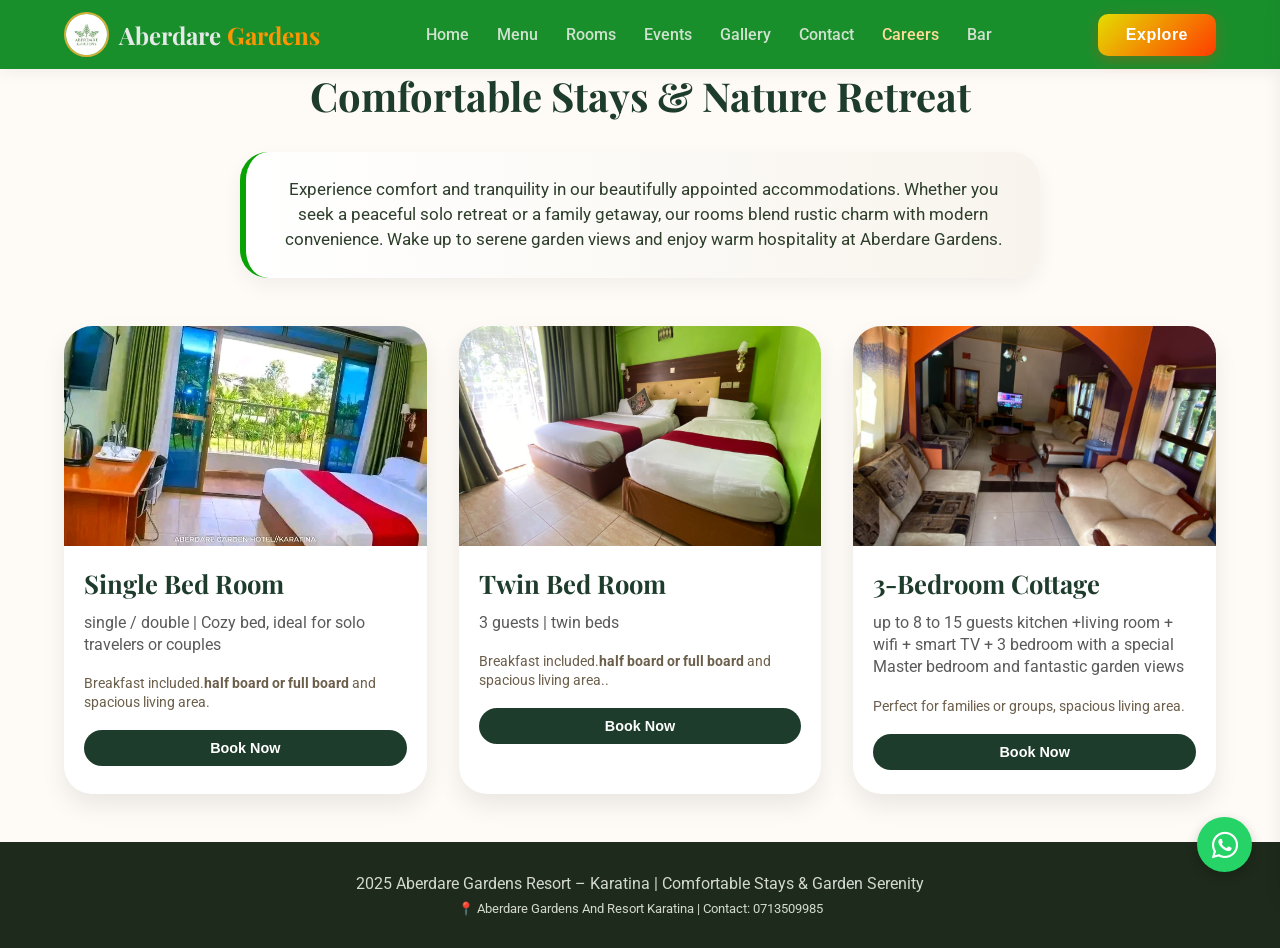
<file: rooms.html>
<!DOCTYPE html>
<html lang="en">
<head>
    <meta charset="UTF-8">
    <meta name="viewport" content="width=device-width, initial-scale=1.0">
    <title>Aberdare Gardens | Rooms & Accommodation</title>
    <link rel="icon" type="image/png" href="logo1.png">
    <link href="https://fonts.googleapis.com/css2?family=Roboto:wght@400;500;700&display=swap" rel="stylesheet">
    <link rel="stylesheet" href="https://cdnjs.cloudflare.com/ajax/libs/font-awesome/6.0.0-beta3/css/all.min.css">
    <link href="https://fonts.googleapis.com/css2?family=Playfair+Display:wght@400;600;700&display=swap" rel="stylesheet">
    <style>
        * {
            margin: 0;
            padding: 0;
            box-sizing: border-box;
        }
        body {
            font-family: 'Roboto', sans-serif;
            background: #fefaf5;
            color: #2c2b28;
            scroll-behavior: smooth;
        }
        /* preloader */
        #preloader {
            position: fixed;
            top: 0;
            left: 0;
            width: 100%;
            height: 100%;
            background: #ffffff;
            z-index: 9999;
            display: flex;
            align-items: center;
            justify-content: center;
            transition: opacity 0.4s;
        }
        .navbar {
            background: #05851aea;
            backdrop-filter: blur(8px);
            box-shadow: 0 4px 15px rgba(0,0,0,0.05);
            position: sticky;
            top: 0;
            z-index: 1000;
            padding: 12px 0;
        }
        .container {
            max-width: 1200px;
            margin: 0 auto;
            padding: 0 24px;
        }
        .nav-container {
            display: flex;
            justify-content: space-between;
            align-items: center;
        }
     .brand{
    display: flex;
    align-items: center;
    gap: 10px;
    text-decoration: none;
    cursor: pointer;
}
        .brand img {
            width: 45px;
            height: 45px;
            border-radius: 50%;
            object-fit: cover;
            border: 2px solid #D4AF37;
        }
        .logo-text {
            font-family: 'Playfair Display', serif;
            font-size: 1.5rem;
            font-weight: 700;
            color: #e6e9e8;
        }
        .logo-text span {
            color: #ff9500;
        }
        .nav-links {
            display: flex;
            gap: 28px;
            list-style: none;
        }
        .nav-links a {
            text-decoration: none;
            font-weight: 500;
            color: #d0e2cf;
            transition: 0.2s;
        }
        .nav-links a:hover {
            color: #b47c2e;
        }
        .mobile-menu-btn {
            display: none;
            background: none;
            border: none;
            font-size: 28px;
            cursor: pointer;
            color: #e3e9e6;
        }
        .mobile-sidebar {
            position: fixed;
            top: 0;
                        color: #e3e9e6;

            right: -280px;
            width: 280px;
            height: 100%;
            background: #0a9500;
            box-shadow: 4px 0 20px rgba(0,0,0,0.1);
            z-index: 1100;
            transition: left 0.3s ease;
            padding: 28px 20px;
            display: flex;
            flex-direction: column;
            gap: 20px;
        }
        .mobile-sidebar * {
    color: #ffffff;}

/* optional: links styling */
.mobile-sidebar a {
    color: #ffffff;
    text-decoration: none;
}
        .mobile-sidebar.open {
            right: 0;
        }
        .close-sidebar {
            align-self: flex-end;
            background: red;
            border: none;
            border-radius: 10px;
            font-size: 20px;
            height: 30px;
            width: 30px;
            cursor: pointer;
            color: #edf1ef;
        }
        .sidebar-overlay {
            position: fixed;
            top: 0;
            right: 0;
            width: 100%;
            height: 100%;
            background: rgba(0,0,0,0.4);
            z-index: 1050;
            visibility: hidden;
            opacity: 0;
            transition: 0.2s;
        }
        .sidebar-overlay.active {
            visibility: visible;
            opacity: 1;
        }
        .footer-social {
            margin-top: 20px;
            display: flex;
            gap: 18px;
            justify-content: center;
        }
        .footer-social a {
            color: #b47c2e;
            font-size: 1.3rem;
        }
        h2 {
            font-family: 'Playfair Display', serif;
            font-size: 2.5rem;
            color: #1e3c2c;
            margin-bottom: 20px;
            text-align: center;
        }
        .room-description {
            background: linear-gradient(to right, #ffffff, #f8f4ed);
            padding: 25px;
            border-radius: 28px;
            margin: 30px auto;
            border-left: 6px solid #09a204;
            max-width: 800px;
            text-align: center;
            box-shadow: 0 8px 20px rgba(0,0,0,0.05);
        }
        .room-description p {
            font-size: 1.05rem;
            line-height: 1.5;
            color: #2d3e2b;
        }
        .card-grid {
            display: grid;
            grid-template-columns: repeat(auto-fill, minmax(280px, 1fr));
            gap: 32px;
            margin: 48px 0;
        }
        .room-card {
            background: white;
            border-radius: 28px;
            overflow: hidden;
            transition: transform 0.25s, box-shadow 0.25s;
            box-shadow: 0 12px 24px rgba(0,0,0,0.08);
        }
        .room-card:hover {
            transform: translateY(-6px);
            box-shadow: 0 20px 30px rgba(0,0,0,0.12);
        }
        .img-placeholder {
            height: 220px;
            background-size: cover;
            background-position: center;
        }
        .card-content {
            padding: 20px 20px 24px;
        }
        .card-content h3 {
            font-family: 'Playfair Display', serif;
            font-size: 1.6rem;
            margin-bottom: 12px;
            color: #1e3c2c;
        }
        .card-content p {
            color: #5a5a5a;
            line-height: 1.4;
            margin-bottom: 18px;
        }
        .price {
            display: none;   /* prices hidden completely as requested */
        }
        .order-now-btn {
            background: #1e3c2c;
            border: none;
            padding: 10px 22px;
            border-radius: 40px;
            color: white;
            font-weight: 600;
            cursor: pointer;
            transition: 0.2s;
            font-size: 0.9rem;
            width: 100%;
        }
        .order-now-btn:hover {
            background: #b47c2e;
        }
        /* MODAL */
        .modal {
            display: none;
            position: fixed;
            top: 0;
            left: 0;
            width: 100%;
            height: 100%;
            background: rgba(0,0,0,0.7);
            justify-content: center;
            align-items: center;
            z-index: 2000;
        }
        .modal.active {
            display: flex;
        }
        .modal-content {
            background: white;
            border-radius: 32px;
            max-width: 500px;
            width: 90%;
            padding: 28px;
            position: relative;
        }
        .close-modal {
            position: absolute;
            top: 16px;
            right: 20px;
            background: none;
            border: none;
            font-size: 28px;
            cursor: pointer;
        }
        .form-group {
            margin-bottom: 18px;
        }
        .form-group input, .form-group select, .form-group textarea {
            width: 100%;
            padding: 12px;
            border-radius: 28px;
            border: 1px solid #ddd;
            font-family: inherit;
        }
        .btn {
            background: #1e3c2c;
            color: white;
            border: none;
            padding: 12px 20px;
            border-radius: 40px;
            width: 100%;
            font-weight: bold;
            cursor: pointer;
        }
        #toastMsg {
            position: fixed;
            bottom: 30px;
            left: 50%;
            transform: translateX(-50%);
            background: #1e3c2c;
            color: white;
            padding: 12px 24px;
            border-radius: 60px;
            font-weight: 500;
            opacity: 0;
            transition: 0.2s;
            z-index: 2100;
            pointer-events: none;
        }
        .scroll-reveal {
            opacity: 0;
            transform: translateY(25px);
            transition: 0.6s ease;
        }
        .scroll-reveal.revealed {
            opacity: 1;
            transform: translateY(0);
        }
        .whatsapp-float {
            position: fixed;
            bottom: 28px;
            right: 28px;
            background: #25D366;
            color: white;
            width: 55px;
            height: 55px;
            border-radius: 50%;
            display: flex;
            align-items: center;
            justify-content: center;
            font-size: 30px;
            cursor: pointer;
            box-shadow: 0 4px 12px rgba(0,0,0,0.2);
            z-index: 999;
        }
        @media (max-width: 850px) {
            .nav-links { display: none; }
            .mobile-menu-btn { display: block; }
            h2 { font-size: 2rem; }
        }
        footer {
            text-align: center;
            padding: 32px;
            background: #1e2a1b;
            color: #d4d9cf;
            margin-top: 40px;
        }
        .explorebutton {
   background: linear-gradient(135deg, #e4dd02, #ff3c00);
    color: white;
    border: none;
    padding: 12px 28px;
    border-radius: 10px;
    font-size: 16px;
    font-weight: 600;
    cursor: pointer;
    transition: all 0.3s ease;
    box-shadow: 0 4px 15px rgba(255, 60, 0, 0.3);
    letter-spacing: 0.5px;
}

.explorebutton:hover {
    transform: translateY(-3px);
    box-shadow: 0 8px 20px rgba(255, 60, 0, 0.45);
    background: linear-gradient(135deg, #ff8c1a, #ff4d1a);
}

.explorebutton:active {
    transform: scale(0.97);
}
    </style>
</head>
<body>

<nav class="navbar">
    <div class="container nav-container">
      <a href="index.html" class="brand">
    <img src="logo1.png" alt="Aberdare Gardens Logo">
    <div class="logo-text">
        Aberdare <span>Gardens</span>
    </div>
</a>
        <ul class="nav-links">
            <li><a href="index.html">Home</a></li>
            <li><a href="menu.html">Menu</a></li>
            <li><a href="rooms.html">Rooms</a></li>
            <li><a href="events.html">Events</a></li>
            <li><a href="gallery.html">Gallery</a></li>
            <li><a href="contact.html">Contact</a></li>
                        <li><a href="careers.html" style="color:#ffdd99;">Careers</a></li>

            <li><a href="bar.html">Bar</a></li>
        </ul>
        <button class="explorebutton" id="mobileMenuBtn">
    Explore
</button>
    </div>
</nav>

<div class="mobile-sidebar" id="mobileSidebar">
    <button class="close-sidebar" id="closeSidebarBtn">✕</button>
    <div class="brand">
        <img src="logo1.png" alt="Aberdare Gardens Logo">
        <div class="logo-text">Aberdare <span>Gardens</span></div>
    </div>
     <a href="index.html">Home</a><a href="menu.html">Menu</a><a href="rooms.html">Rooms</a><a href="events.html">Events</a>
    <a href="gallery.html">Gallery</a><a href="contact.html">Contact</a><a href="careers.html">Careers</a><a href="bar.html">Bar</a>
   
    <div class="footer-bottom">
        <div class="footer-bottom-content">
            <div class="footer-social">
                 <a href="https://www.facebook.com/karatinagardens"><i class="fab fa-facebook-f"></i></a>
    <a href="https://www.tiktok.com/@aberdaregardens?_r=1&_t=ZS-961Q5aNZFJP"><i class="fab fa-tiktok"></i></a>
   
            </div>
        </div>
    </div>
</div>
<div class="sidebar-overlay" id="sidebarOverlay"></div>

<!-- Rooms Section with updated data: no one-bedroom, only family cottage, single bed, twin bed, 3-bedroom cottage -->
<section id="rooms">
    <div class="container">
        <h2>Comfortable Stays & Nature Retreat</h2>
        <div class="room-description">
            <p>Experience comfort and tranquility in our beautifully appointed accommodations. Whether you seek a peaceful solo retreat or a family getaway, our rooms blend rustic charm with modern convenience. Wake up to serene garden views and enjoy warm hospitality at Aberdare Gardens.</p>
        </div>
        <div class="card-grid" id="roomsGrid"></div>
    </div>
</section>

<!-- Booking Modal -->
<div id="bookingModal" class="modal">
    <div class="modal-content">
        <button class="close-modal" data-modal="bookingModal">&times;</button>
        <h3 class="booking-form-title">Room Booking Inquiry</h3>
        <form id="bookingForm">
            <div class="form-group"><input type="text" id="bookName" placeholder="Full Name" required></div>
            <div class="form-group"><input type="tel" id="bookPhone" placeholder="Phone Number" required></div>
            <div class="form-group"><input type="email" id="bookEmail" placeholder="Email"></div>
            <div class="form-group"><input type="date" id="checkin" required></div>
            <div class="form-group"><input type="date" id="checkout" required></div>
            <div class="form-group">
                <select id="roomType">
                    <option value="Single Bed Room">Single Bed Room</option>
                    <option value="Twin Bed Room">Twin Bed Room</option>
                    <option value="Family Cottage">Family Cottage</option>
                    <option value="3-Bedroom Cottage (Twin + Single + Master)">3-Bedroom Cottage</option>
                </select>
            </div>
            <div class="form-group"><input type="number" id="guests" placeholder="Number of guests" min="1" required></div>
            <button type="submit" class="btn" style="width:100%">Send Booking Request</button>
        </form>
    </div>
</div>

<div id="toastMsg"></div>
<div class="whatsapp-float" id="whatsappFloatBtn"><i class="fab fa-whatsapp"></i></div>

<script>
    // ROOMS DATA - Updated as per requirement:
    // No one-bedroom standalone. Options: Single Bed, Twin Bed, Family Cottage, 3-Bedroom Cottage (includes twin, single, master bedroom)
    // Prices are hidden (CSS display: none) and not shown anywhere.
   const roomsData = [
    { 
        name: "Single Bed Room", 
        capacity: "single / double | Cozy  bed, ideal for solo travelers or couples", 
        img: "images/image12.jpeg",
        details: "Comfortable single bed, garden view, writing desk.",
                details: "Breakfast included.<b>half board  or full board</b> and spacious living area."

    },

    { 
        name: "Twin Bed Room", 
        
        capacity: "3 guests |   twin beds", 
        img: "images/image2.jpeg",
        details: "Perfect for friends or colleagues, modern amenities. ",
        details: "Breakfast included.<b>half board  or full board</b> and spacious living area.."

    },

   

    { 
        name: "3-Bedroom Cottage", 
        capacity: "up to 8 to 15 guests kitchen  +living room + wifi + smart TV + 3 bedroom with a special Master bedroom and fantastic garden views", 
        img: "images/image11.jpeg",
        details: "Perfect for families or groups, spacious living area.",
    }
];

    // Helper functions
    function sendWhatsApp(url) { window.open(url, '_blank'); }
    function showToast(msg) { 
        const toast = document.getElementById("toastMsg");
        toast.innerText = msg;
        toast.style.opacity = "1";
        setTimeout(() => toast.style.opacity = "0", 2800);
    }

    // Render rooms grid (price hidden automatically via CSS)
    function renderRooms() {
        const grid = document.getElementById("roomsGrid");
        if (!grid) return;
        grid.innerHTML = roomsData.map(room => `
            <div class="room-card scroll-reveal">
                <div class="img-placeholder" style="background-image: url('${room.img}'); background-size: cover;"></div>
                <div class="card-content">
                    <h3>${room.name}</h3>
                    <p>${room.capacity}</p>
                    <p style="font-size:0.85rem; color:#6B5E4A; margin-top: 6px;">${room.details}</p>
                    <div class="price" style="display:none;"></div>
                    <button class="order-now-btn room-inquiry" data-room="${room.name}">Book Now</button>
                </div>
            </div>
        `).join('');
        // Attach booking modal trigger
        document.querySelectorAll('.room-inquiry').forEach(btn => {
            btn.addEventListener("click", (e) => {
                const roomName = btn.getAttribute("data-room") || "Room";
                // prefill room type in select if possible
                const roomSelect = document.getElementById("roomType");
                if (roomSelect) {
                    let optionExists = false;
                    for(let i=0; i<roomSelect.options.length; i++) {
                        if(roomSelect.options[i].value === roomName) {
                            roomSelect.selectedIndex = i;
                            optionExists = true;
                            break;
                        }
                    }
                    if (!optionExists && roomName === "3-Bedroom Cottage") {
                        roomSelect.value = "3-Bedroom Cottage (Twin + Single + Master)";
                    } else if (!optionExists && roomName === "Family Cottage") {
                        roomSelect.value = "Family Cottage";
                    } else if (!optionExists && roomName === "Single Bed Room") {
                        roomSelect.value = "Single Bed Room";
                    } else if (!optionExists && roomName === "Twin Bed Room") {
                        roomSelect.value = "Twin Bed Room";
                    }
                }
                document.getElementById("bookingModal").classList.add("active");
            });
        });
        triggerReveal();
    }

    // Booking form submission via WhatsApp (no emojis)
    document.getElementById("bookingForm")?.addEventListener("submit", (e) => {
        e.preventDefault();
        let name = document.getElementById("bookName").value;
        let phone = document.getElementById("bookPhone").value;
        let email = document.getElementById("bookEmail").value;
        let checkin = document.getElementById("checkin").value;
        let checkout = document.getElementById("checkout").value;
        let room = document.getElementById("roomType").value;
        let guests = document.getElementById("guests").value;
        
        let msg = `ROOM BOOKING REQUEST%0A%0AName: ${name}%0APhone: ${phone}%0AEmail: ${email}%0ACheck-in: ${checkin}%0ACheck-out: ${checkout}%0ARoom Type: ${room}%0AGuests: ${guests}%0A%0APlease confirm availability and rates.`;
        sendWhatsApp(`https://wa.me/254713509985?text=${msg}`);
        showToast("Booking request sent via WhatsApp");
        e.target.reset();
        document.getElementById("bookingModal").classList.remove("active");
    });

    // Modal close handlers
    document.querySelectorAll(".close-modal").forEach(btn => {
        btn.addEventListener("click", () => {
            const modalId = btn.getAttribute("data-modal");
            if (modalId) document.getElementById(modalId).classList.remove("active");
            else btn.closest(".modal")?.classList.remove("active");
        });
    });
    window.addEventListener("click", (e) => {
        if (e.target.classList.contains("modal")) e.target.classList.remove("active");
    });

    // WhatsApp float button
    document.getElementById("whatsappFloatBtn")?.addEventListener("click", () => {
        sendWhatsApp("https://wa.me/254713509985?text=Hello Aberdare Gardens, I would like to inquire about room accommodation and availability.");
    });

    // Scroll reveal animation
    function triggerReveal() {
        document.querySelectorAll('.scroll-reveal').forEach(el => {
            if (el.getBoundingClientRect().top < window.innerHeight - 80) {
                el.classList.add('revealed');
            }
        });
    }

    // Mobile sidebar logic
    const mobileSidebar = document.getElementById("mobileSidebar");
    const overlaySide = document.getElementById("sidebarOverlay");
    document.getElementById("mobileMenuBtn")?.addEventListener("click", () => {
        mobileSidebar.classList.add("open");
        overlaySide.classList.add("active");
    });
    document.getElementById("closeSidebarBtn")?.addEventListener("click", () => {
        mobileSidebar.classList.remove("open");
        overlaySide.classList.remove("active");
    });
    overlaySide?.addEventListener("click", () => {
        mobileSidebar.classList.remove("open");
        overlaySide.classList.remove("active");
    });

    // Additional dummy functions to avoid errors from external scripts (these are not critical)
    function renderMenu() {}  
    function renderEvents() {} 
    function renderGallery() {}
    function startSlider() {}

    window.addEventListener("load", () => {
        setTimeout(() => {
            const pre = document.getElementById("preloader");
            if (pre) pre.style.display = "none";
        }, 450);
        renderRooms();
        window.addEventListener("scroll", triggerReveal);
        triggerReveal();
    });
</script>

<footer>
    <p>2025 Aberdare Gardens Resort – Karatina | Comfortable Stays & Garden Serenity</p>
    <p style="font-size:0.8rem; margin-top: 8px;">📍 Aberdare Gardens And Resort Karatina | Contact: 0713509985</p>
</footer>
</body>
</html>
</file>
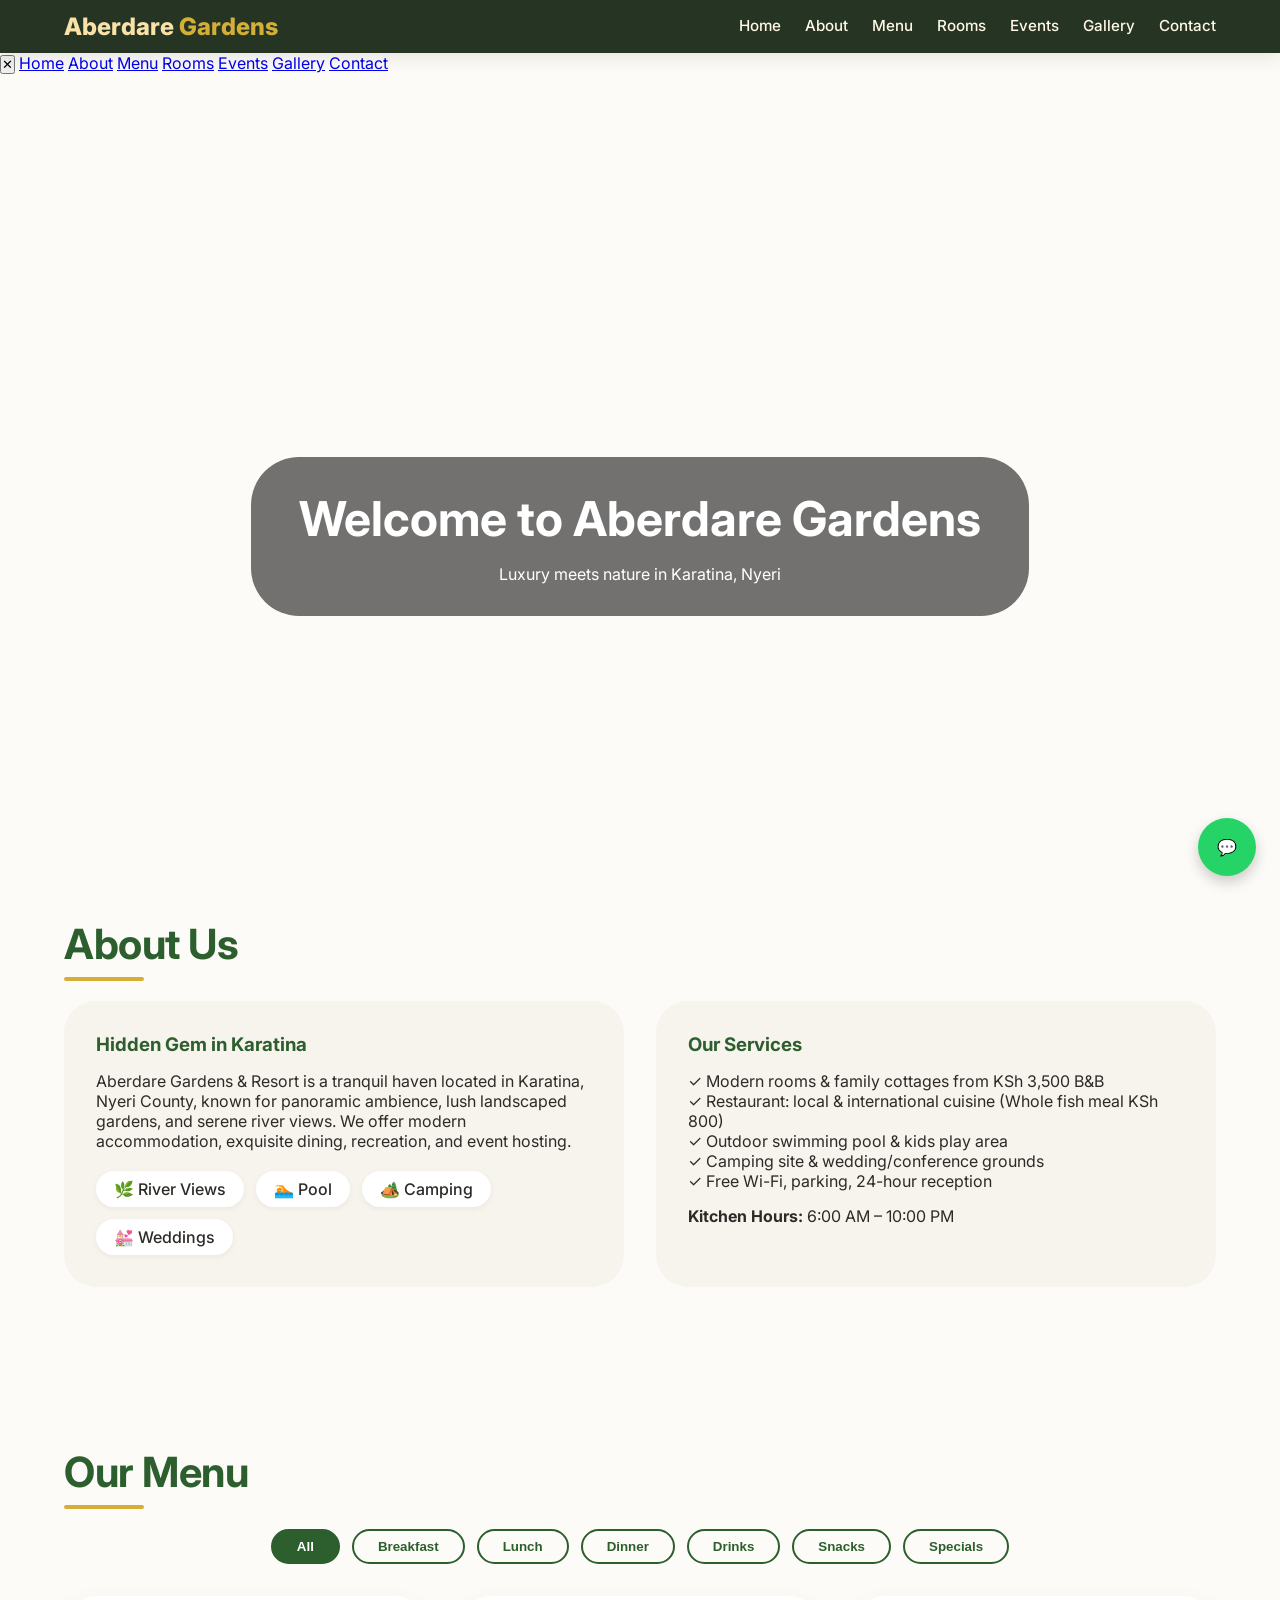
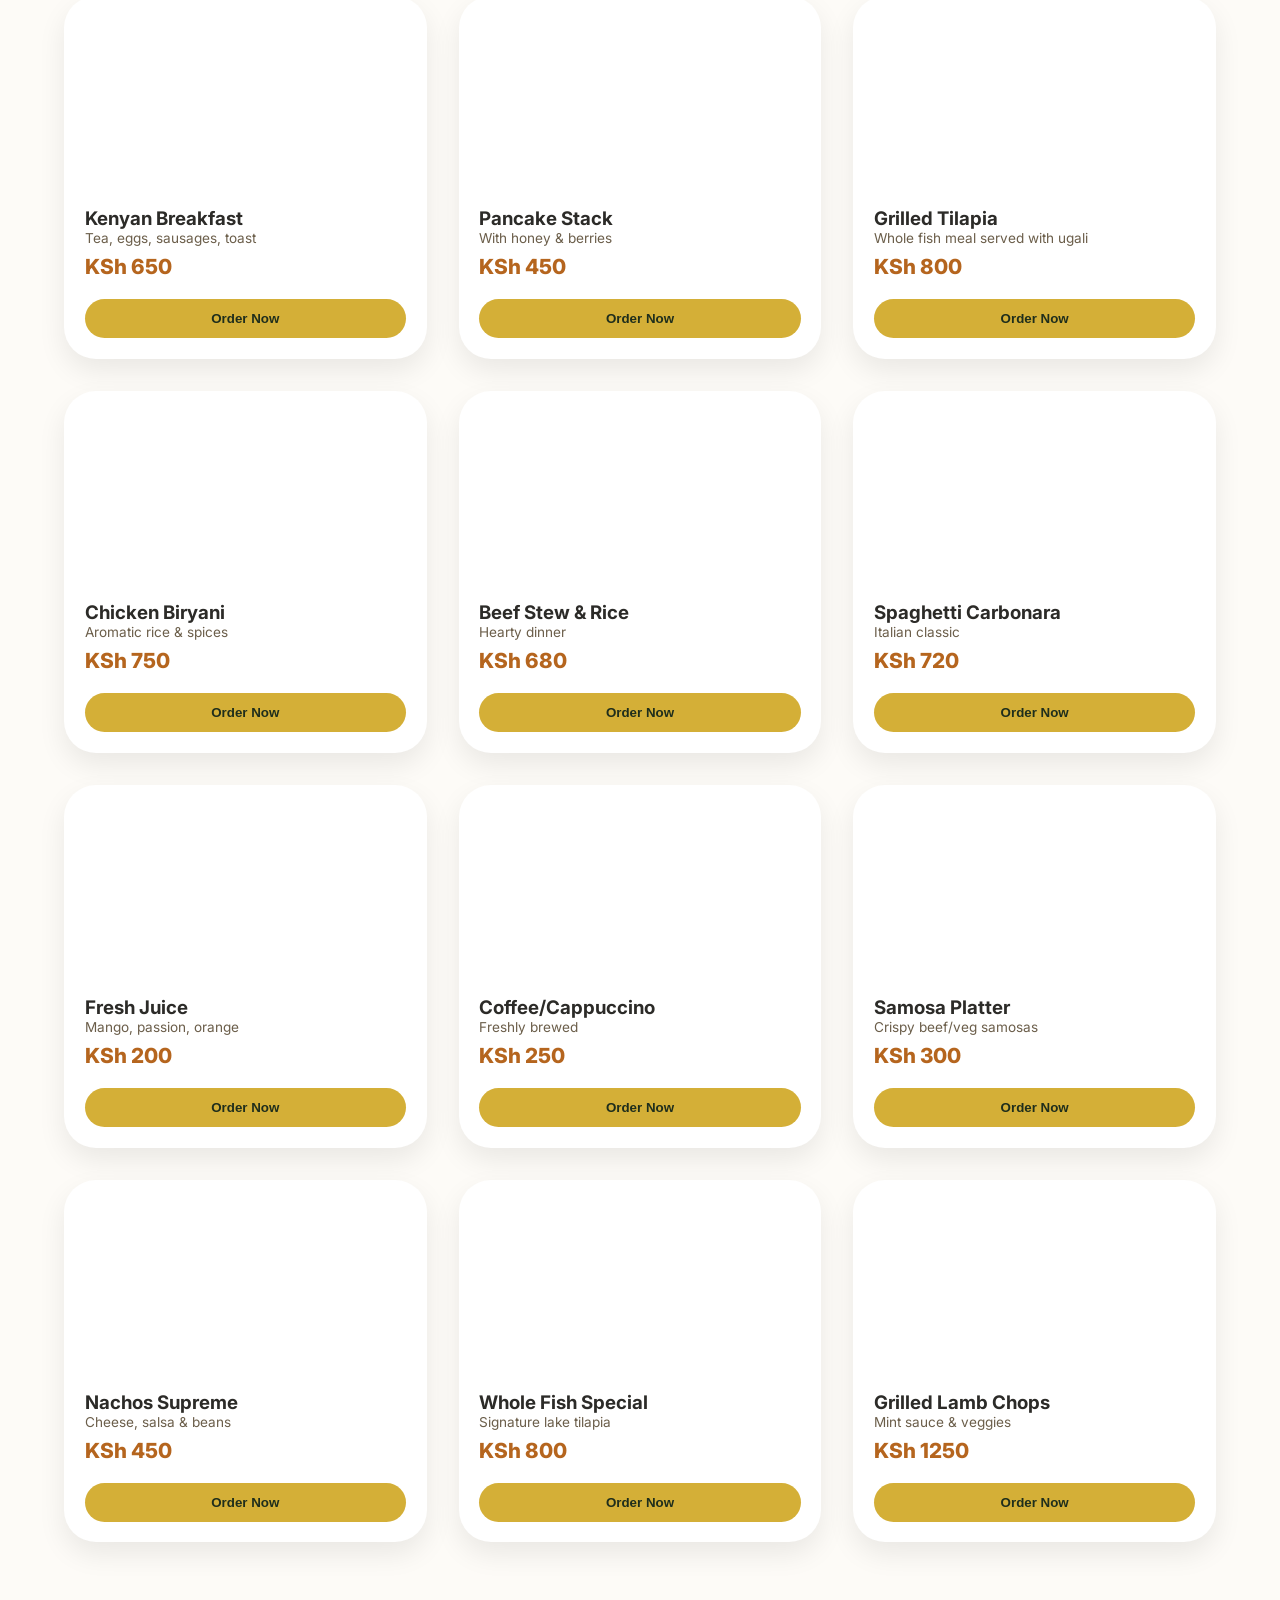
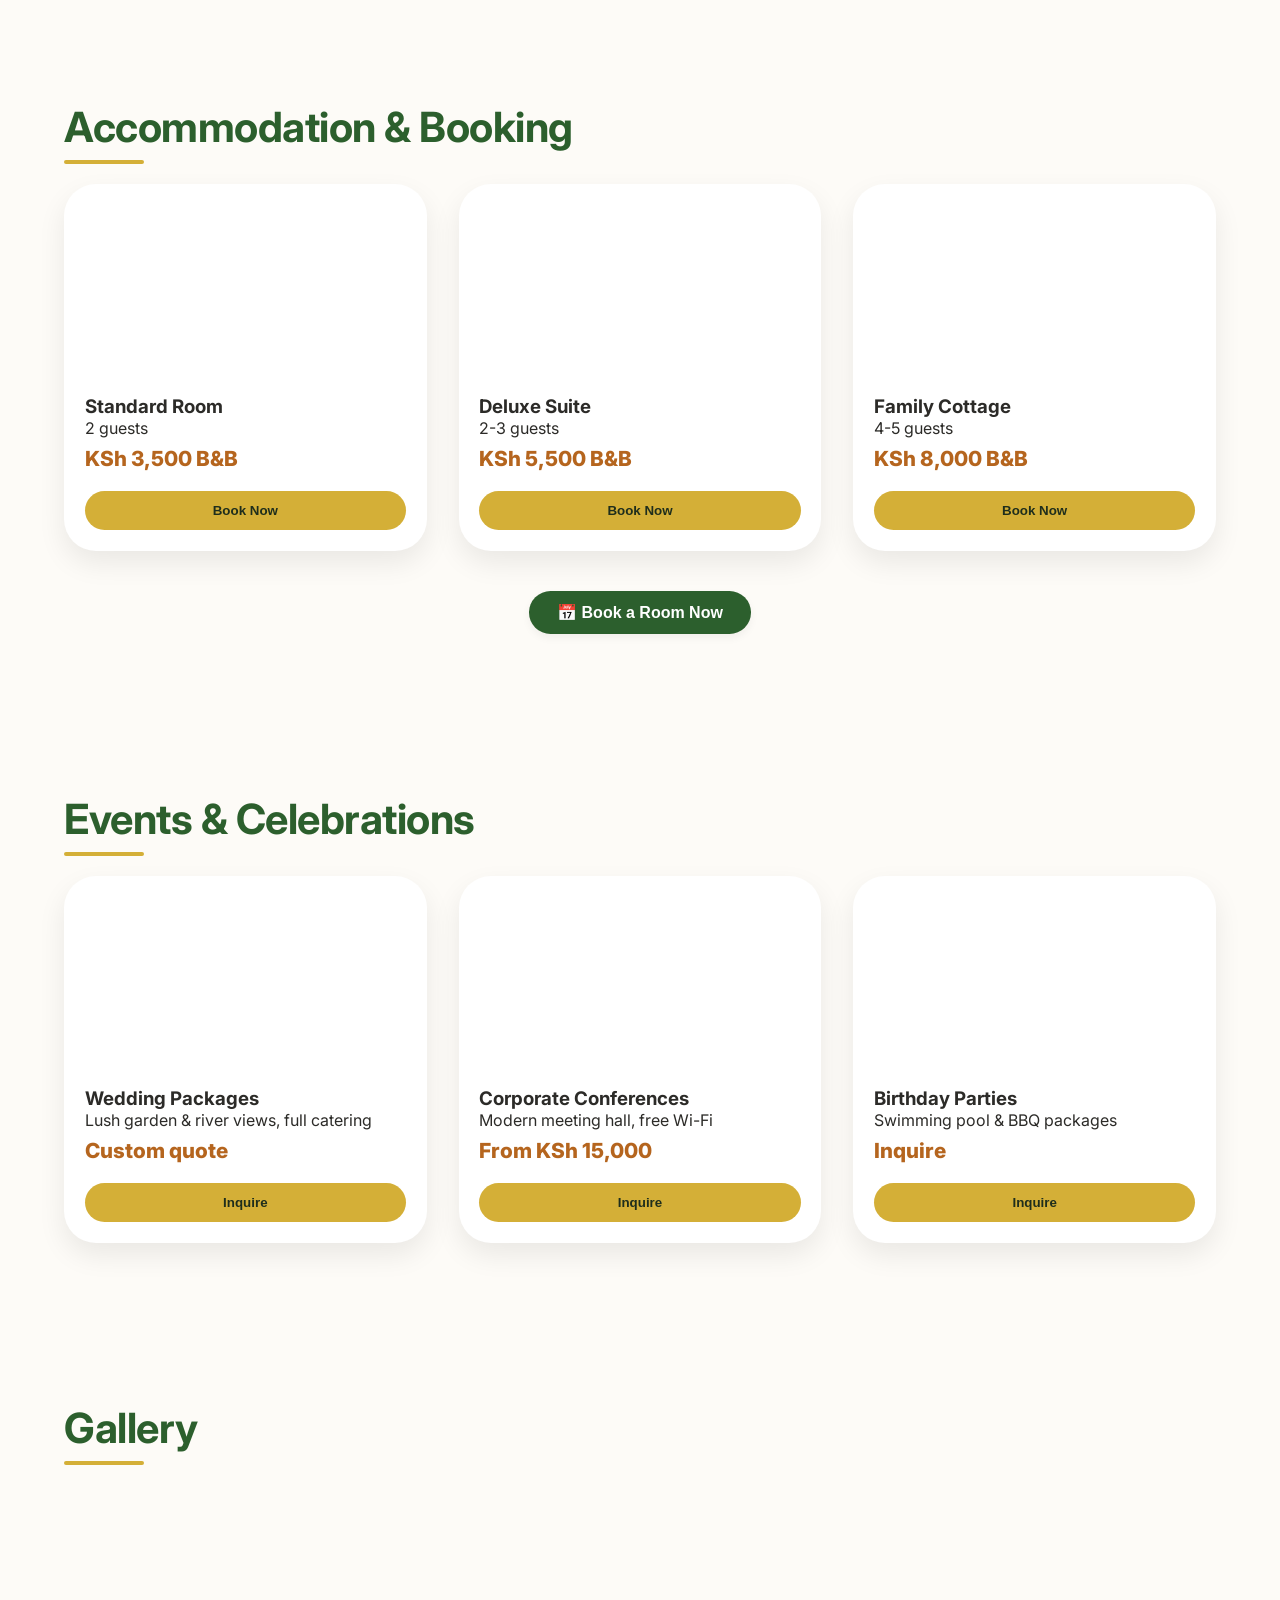
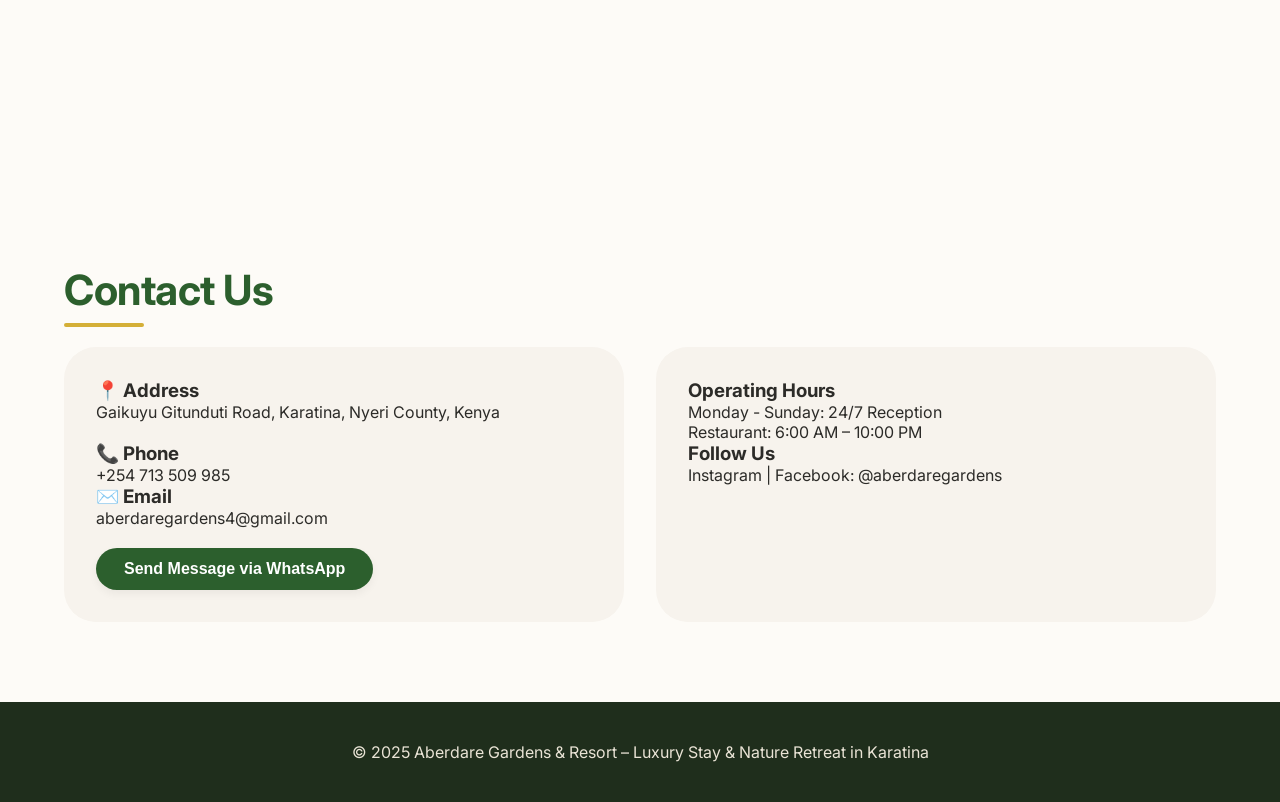
<file: test.html>
<!DOCTYPE html>
<html lang="en">
<head>
  <meta charset="UTF-8">
  <meta name="viewport" content="width=device-width, initial-scale=1.0, viewport-fit=cover, user-scalable=yes">
  <title>Aberdare Gardens & Resort | Luxury Stay & Dining in Karatina</title>
  <!-- Google Fonts & CSS Base -->
  <link href="https://fonts.googleapis.com/css2?family=Inter:opsz,wght@14..32,300;14..32,400;14..32,500;14..32,600;14..32,700;14..32,800&display=swap" rel="stylesheet">
  <style>
    * {
      margin: 0;
      padding: 0;
      box-sizing: border-box;
    }

    body {
      font-family: 'Inter', sans-serif;
      background: #FDFBF7;
      color: #2C2B28;
      overflow-x: hidden;
      scroll-behavior: smooth;
    }

    /* PRELOADER */
    #preloader {
      position: fixed;
      top: 0;
      left: 0;
      width: 100%;
      height: 100%;
      background: #1F2E1C;
      display: flex;
      justify-content: center;
      align-items: center;
      z-index: 9999;
      transition: opacity 0.7s ease;
    }
    .preloader-content {
      text-align: center;
    }
    .preloader-logo {
      width: 90px;
      height: 90px;
      background: #D4AF37;
      border-radius: 50%;
      display: flex;
      align-items: center;
      justify-content: center;
      margin: 0 auto 20px;
      font-size: 2.8rem;
      font-weight: 800;
      color: #1F2E1C;
      box-shadow: 0 0 20px rgba(212,175,55,0.5);
      animation: pulse 1.2s infinite;
    }
    @keyframes pulse {
      0% { transform: scale(0.95); opacity: 0.7; }
      100% { transform: scale(1.1); opacity: 1; }
    }
    .loader-ring {
      width: 70px;
      height: 70px;
      border: 5px solid rgba(255,245,215,0.2);
      border-top: 5px solid #D4AF37;
      border-radius: 50%;
      animation: spin 1s linear infinite;
      margin: 20px auto 0;
    }
    @keyframes spin { 0% { transform: rotate(0deg); } 100% { transform: rotate(360deg); } }

    /* Global styles */
    .container {
      max-width: 1400px;
      margin: 0 auto;
      padding: 0 5%;
    }
    section {
      padding: 80px 0;
    }
    @media (max-width: 768px) { section { padding: 60px 0; } }
    @media (max-width: 480px) { section { padding: 50px 0; } }

    h2 {
      font-size: 2.6rem;
      margin-bottom: 2rem;
      position: relative;
      display: inline-block;
      color: #2C5F2D;
      letter-spacing: -0.5px;
    }
    h2:after {
      content: '';
      position: absolute;
      bottom: -12px;
      left: 0;
      width: 80px;
      height: 4px;
      background: #D4AF37;
      border-radius: 4px;
    }
    @media (max-width: 768px) { h2 { font-size: 2rem; } }
    .btn {
      display: inline-block;
      background: #2C5F2D;
      color: white;
      padding: 12px 28px;
      border-radius: 60px;
      font-weight: 600;
      text-decoration: none;
      transition: all 0.3s ease;
      border: none;
      cursor: pointer;
      font-size: 1rem;
      box-shadow: 0 4px 8px rgba(0,0,0,0.05);
    }
    .btn-outline {
      background: transparent;
      border: 2px solid #2C5F2D;
      color: #2C5F2D;
    }
    .btn-outline:hover {
      background: #2C5F2D;
      color: white;
      transform: translateY(-3px);
    }
    .btn:hover {
      background: #1E3B2A;
      transform: translateY(-3px);
      box-shadow: 0 10px 20px rgba(0,0,0,0.1);
    }
    /* Sticky Nav */
    .navbar {
      position: sticky;
      top: 0;
      background: rgba(31, 46, 28, 0.97);
      backdrop-filter: blur(12px);
      z-index: 1000;
      padding: 12px 0;
      box-shadow: 0 4px 20px rgba(0,0,0,0.1);
    }
    .nav-container {
      display: flex;
      align-items: center;
      justify-content: space-between;
      flex-wrap: nowrap;
    }
    .logo {
      font-size: 1.5rem;
      font-weight: 800;
      color: #F9E2A7;
      white-space: nowrap;
    }
    .logo span { color: #D4AF37; }
    .nav-links {
      display: flex;
      gap: 1.5rem;
      list-style: none;
      overflow-x: auto;
      scrollbar-width: thin;
      white-space: nowrap;
      padding-bottom: 4px;
    }
    .nav-links a {
      color: #FFF8E7;
      text-decoration: none;
      font-weight: 500;
      transition: 0.2s;
      font-size: 0.95rem;
    }
    .nav-links a:hover { color: #D4AF37; }
    /* Mobile horizontal scroll is natural */
    @media (max-width: 880px) {
      .nav-links { gap: 1rem; overflow-x: auto; -webkit-overflow-scrolling: touch; }
    }
    .mobile-menu-btn { display: none; }
    @media (max-width: 650px) {
      .mobile-menu-btn { display: block; background: none; border: none; color: #F9E2A7; font-size: 1.8rem; cursor: pointer; }
      .nav-links { display: none; }
      .mobile-sidebar {
        position: fixed;
        top: 0;
        right: -280px;
        width: 280px;
        height: 100vh;
        background: #1F2E1C;
        z-index: 2000;
        transition: 0.3s;
        padding: 30px 20px;
        display: flex;
        flex-direction: column;
        gap: 20px;
      }
      .mobile-sidebar.open { right: 0; }
      .mobile-sidebar a { color: #FFF; font-size: 1.1rem; padding: 10px 0; border-bottom: 1px solid rgba(212,175,55,0.3); }
      .close-sidebar { background: none; border: none; color: #D4AF37; font-size: 1.8rem; align-self: flex-end; cursor: pointer; }
      .sidebar-overlay { position: fixed; top:0; left:0; width:100%; height:100%; background: rgba(0,0,0,0.5); z-index:1999; display: none; }
      .sidebar-overlay.active { display: block; }
    }

    /* Hero Slider */
    .hero {
      height: 85vh;
      min-height: 520px;
      position: relative;
      overflow: hidden;
    }
    .slide {
      position: absolute;
      width: 100%;
      height: 100%;
      background-size: cover;
      background-position: center;
      opacity: 0;
      transition: opacity 1s ease;
      display: flex;
      align-items: center;
      justify-content: center;
    }
    .slide.active { opacity: 1; }
    .hero-content {
      text-align: center;
      background: rgba(0,0,0,0.55);
      backdrop-filter: blur(5px);
      padding: 2rem 3rem;
      border-radius: 48px;
      color: white;
      max-width: 85%;
    }
    .hero-content h1 { font-size: 3rem; margin-bottom: 1rem; }
    @media (max-width: 768px) { .hero-content h1 { font-size: 2rem; } }

    /* Cards grid */
    .card-grid {
      display: grid;
      grid-template-columns: repeat(auto-fill, minmax(280px, 1fr));
      gap: 2rem;
    }
    .menu-card, .room-card, .event-card {
      background: white;
      border-radius: 32px;
      overflow: hidden;
      box-shadow: 0 12px 28px rgba(0,0,0,0.08);
      transition: all 0.3s ease;
    }
    .menu-card:hover, .room-card:hover { transform: translateY(-6px); }
    .img-placeholder {
      height: 190px;
      background-size: cover;
      background-position: center;
    }
    .card-content { padding: 1.3rem; }
    .price { font-weight: 800; color: #B5651E; font-size: 1.3rem; margin: 8px 0; }

    /* Filter Buttons */
    .filter-buttons {
      display: flex;
      flex-wrap: wrap;
      gap: 12px;
      margin-bottom: 32px;
      justify-content: center;
    }
    .filter-btn {
      background: transparent;
      border: 2px solid #2C5F2D;
      color: #2C5F2D;
      padding: 8px 24px;
      border-radius: 40px;
      cursor: pointer;
      font-weight: 600;
    }
    .filter-btn.active, .filter-btn:hover { background: #2C5F2D; color: white; }

    /* Popup Modal (Order & Booking) */
    .modal {
      display: none;
      position: fixed;
      top: 0;
      left: 0;
      width: 100%;
      height: 100%;
      background: rgba(0,0,0,0.75);
      z-index: 3000;
      align-items: center;
      justify-content: center;
    }
    .modal.active {
      display: flex;
    }
    .modal-content {
      background: #fff;
      max-width: 500px;
      width: 90%;
      border-radius: 40px;
      padding: 2rem;
      position: relative;
      max-height: 85vh;
      overflow-y: auto;
    }
    .close-modal {
      position: absolute;
      right: 20px;
      top: 18px;
      font-size: 1.8rem;
      cursor: pointer;
      background: none;
      border: none;
    }
    .form-group { margin-bottom: 1.2rem; }
    input, select, textarea {
      width: 100%;
      padding: 12px 18px;
      border-radius: 60px;
      border: 1.5px solid #E2D9CE;
      font-family: inherit;
    }
    textarea { border-radius: 24px; resize: vertical; }
    .booking-form-title, .order-form-title { margin-bottom: 1rem; color: #2C5F2D; }

    /* Other sections */
    .about-grid, .contact-grid {
      display: grid;
      grid-template-columns: 1fr 1fr;
      gap: 2rem;
    }
    @media (max-width: 800px) { .about-grid, .contact-grid { grid-template-columns: 1fr; } }
    .info-card {
      background: #F7F3ED;
      padding: 2rem;
      border-radius: 32px;
    }
    .services-list {
      display: flex;
      flex-wrap: wrap;
      gap: 12px;
      margin-top: 20px;
    }
    .service-tag {
      background: white;
      padding: 8px 18px;
      border-radius: 40px;
      font-weight: 500;
      box-shadow: 0 2px 6px rgba(0,0,0,0.05);
    }
    .gallery-grid {
      display: grid;
      grid-template-columns: repeat(auto-fit, minmax(220px, 1fr));
      gap: 1.5rem;
    }
    .gallery-img {
      height: 220px;
      background-size: cover;
      border-radius: 28px;
      transition: 0.3s;
    }
    footer {
      background: #1F2E1C;
      color: #E9E3D5;
      padding: 40px 0;
      text-align: center;
    }
    .whatsapp-float {
      position: fixed;
      bottom: 24px;
      right: 24px;
      background: #25D366;
      border-radius: 50%;
      width: 58px;
      height: 58px;
      display: flex;
      align-items: center;
      justify-content: center;
      z-index: 99;
      cursor: pointer;
      box-shadow: 0 6px 14px rgba(0,0,0,0.2);
      transition: 0.2s;
    }
    .toast-msg {
      position: fixed;
      bottom: 100px;
      right: 30px;
      background: #1F2E1C;
      color: #D4AF37;
      padding: 12px 24px;
      border-radius: 50px;
      z-index: 999;
      opacity: 0;
      transition: 0.25s;
      font-weight: 500;
    }
    .scroll-reveal {
      opacity: 0;
      transform: translateY(30px);
      transition: all 0.7s ease;
    }
    .scroll-reveal.revealed {
      opacity: 1;
      transform: translateY(0);
    }
    .order-now-btn {
      width: 100%;
      background: #D4AF37;
      color: #1F2E1C;
      border: none;
      padding: 12px;
      border-radius: 60px;
      font-weight: 700;
      margin-top: 12px;
      cursor: pointer;
    }
  </style>
</head>
<body>

<div id="preloader">
  <div class="preloader-content">
    <div class="preloader-logo">AG</div>
    <div class="loader-ring"></div>
    <p style="color:#D4AF37; margin-top:20px;">Aberdare Gardens & Resort</p>
  </div>
</div>

<!-- Sticky Navbar -->
<nav class="navbar">
  <div class="container nav-container">
    <div class="logo">Aberdare <span>Gardens</span></div>
    <ul class="nav-links">
      <li><a href="#home">Home</a></li>
      <li><a href="#about">About</a></li>
      <li><a href="#menu">Menu</a></li>
      <li><a href="#rooms">Rooms</a></li>
      <li><a href="#events">Events</a></li>
      <li><a href="#gallery">Gallery</a></li>
      <li><a href="#contact">Contact</a></li>
    </ul>
    <button class="mobile-menu-btn" id="mobileMenuBtn">☰</button>
  </div>
</nav>

<!-- Mobile Sidebar -->
<div class="mobile-sidebar" id="mobileSidebar">
  <button class="close-sidebar" id="closeSidebarBtn">✕</button>
  <a href="#home">Home</a>
  <a href="#about">About</a>
  <a href="#menu">Menu</a>
  <a href="#rooms">Rooms</a>
  <a href="#events">Events</a>
  <a href="#gallery">Gallery</a>
  <a href="#contact">Contact</a>
</div>
<div class="sidebar-overlay" id="sidebarOverlay"></div>

<!-- Hero Slider -->
<section id="home" class="hero">
  <div class="slider" id="heroSlider">
    <div class="slide active" style="background-image: url('https://images.pexels.com/photos/258154/pexels-photo-258154.jpeg?auto=compress&cs=tinysrgb&w=1600');">
      <div class="hero-content"><h1>Welcome to Aberdare Gardens</h1><p>Luxury meets nature in Karatina, Nyeri</p></div>
    </div>
    <div class="slide" style="background-image: url('https://images.pexels.com/photos/1643383/pexels-photo-1643383.jpeg?auto=compress&cs=tinysrgb&w=1600');">
      <div class="hero-content"><h1>Farm-to-Table Dining</h1><p>Local & international cuisine</p></div>
    </div>
    <div class="slide" style="background-image: url('https://images.pexels.com/photos/261481/pexels-photo-261481.jpeg?auto=compress&cs=tinysrgb&w=1600');">
      <div class="hero-content"><h1>Serene River Views</h1><p>Panoramic gardens & relaxation</p></div>
    </div>
  </div>
</section>

<!-- About Section -->
<section id="about">
  <div class="container">
    <h2>About Us</h2>
    <div class="about-grid">
      <div class="info-card scroll-reveal">
        <h3 style="color:#2C5F2D;">Hidden Gem in Karatina</h3>
        <p style="margin-top: 15px;">Aberdare Gardens & Resort is a tranquil haven located in Karatina, Nyeri County, known for panoramic ambience, lush landscaped gardens, and serene river views. We offer modern accommodation, exquisite dining, recreation, and event hosting.</p>
        <div class="services-list">
          <span class="service-tag">🌿 River Views</span>
          <span class="service-tag">🏊 Pool</span>
          <span class="service-tag">🏕️ Camping</span>
          <span class="service-tag">💒 Weddings</span>
        </div>
      </div>
      <div class="info-card scroll-reveal">
        <h3 style="color:#2C5F2D;">Our Services</h3>
        <ul style="margin-top: 15px; list-style: none;">
          <li>✓ Modern rooms & family cottages from KSh 3,500 B&B</li>
          <li>✓ Restaurant: local & international cuisine (Whole fish meal KSh 800)</li>
          <li>✓ Outdoor swimming pool & kids play area</li>
          <li>✓ Camping site & wedding/conference grounds</li>
          <li>✓ Free Wi-Fi, parking, 24-hour reception</li>
        </ul>
        <p style="margin-top: 15px;"><strong>Kitchen Hours:</strong> 6:00 AM – 10:00 PM</p>
      </div>
    </div>
  </div>
</section>

<!-- Menu with Categorization -->
<section id="menu">
  <div class="container">
    <h2>Our Menu</h2>
    <div class="filter-buttons" id="menuFilters">
      <button class="filter-btn active" data-filter="all">All</button>
      <button class="filter-btn" data-filter="Breakfast">Breakfast</button>
      <button class="filter-btn" data-filter="Lunch">Lunch</button>
      <button class="filter-btn" data-filter="Dinner">Dinner</button>
      <button class="filter-btn" data-filter="Drinks">Drinks</button>
      <button class="filter-btn" data-filter="Snacks">Snacks</button>
      <button class="filter-btn" data-filter="Specials">Specials</button>
    </div>
    <div class="card-grid" id="menuGrid"></div>
  </div>
</section>

<!-- Rooms Booking Section -->
<section id="rooms">
  <div class="container">
    <h2>Accommodation & Booking</h2>
    <div class="card-grid" id="roomsGrid"></div>
    <div style="text-align: center; margin-top: 40px;">
      <button class="btn" id="openBookingModalBtn">📅 Book a Room Now</button>
    </div>
  </div>
</section>

<!-- Events Section -->
<section id="events">
  <div class="container">
    <h2>Events & Celebrations</h2>
    <div class="card-grid" id="eventsGrid"></div>
  </div>
</section>

<!-- Gallery -->
<section id="gallery">
  <div class="container">
    <h2>Gallery</h2>
    <div class="gallery-grid" id="galleryGrid"></div>
  </div>
</section>

<!-- Contact & WhatsApp Integrated -->
<section id="contact">
  <div class="container">
    <h2>Contact Us</h2>
    <div class="contact-grid">
      <div class="info-card">
        <h3>📍 Address</h3>
        <p>Gaikuyu Gitunduti Road, Karatina, Nyeri County, Kenya</p>
        <h3 style="margin-top: 20px;">📞 Phone</h3>
        <p>+254 713 509 985</p>
        <h3>✉️ Email</h3>
        <p>aberdaregardens4@gmail.com</p>
        <button class="btn" id="openContactFormBtn" style="margin-top: 20px;">Send Message via WhatsApp</button>
      </div>
      <div class="info-card">
        <h3>Operating Hours</h3>
        <p>Monday - Sunday: 24/7 Reception</p>
        <p>Restaurant: 6:00 AM – 10:00 PM</p>
        <h3>Follow Us</h3>
        <p>Instagram | Facebook: @aberdaregardens</p>
      </div>
    </div>
  </div>
</section>

<footer>
  <div class="container">© 2025 Aberdare Gardens & Resort – Luxury Stay & Nature Retreat in Karatina</div>
</footer>

<div class="whatsapp-float" id="whatsappFloatBtn">💬</div>
<div id="toastMsg" class="toast-msg">✓ Action completed</div>

<!-- MODALS: Order Popup & Booking Popup & Contact Popup -->
<div id="orderModal" class="modal">
  <div class="modal-content">
    <button class="close-modal" data-modal="orderModal">&times;</button>
    <h3 class="order-form-title">🍽️ Place your Order</h3>
    <form id="orderForm">
      <div class="form-group"><input type="text" id="orderName" placeholder="Full Name" required></div>
      <div class="form-group"><input type="tel" id="orderPhone" placeholder="Phone Number" required></div>
      <div class="form-group"><input type="text" id="orderItems" placeholder="e.g., Spaghetti, Rice, Fish" required></div>
      <div class="form-group"><input type="text" id="orderTotal" placeholder="Total Price (KES)" required></div>
      <div class="form-group"><textarea rows="2" id="orderNote" placeholder="Special requests..."></textarea></div>
      <button type="submit" class="btn" style="width:100%">Send to WhatsApp</button>
    </form>
  </div>
</div>

<div id="bookingModal" class="modal">
  <div class="modal-content">
    <button class="close-modal" data-modal="bookingModal">&times;</button>
    <h3 class="booking-form-title">🏨 Room Booking</h3>
    <form id="bookingForm">
      <div class="form-group"><input type="text" id="bookName" placeholder="Full Name" required></div>
      <div class="form-group"><input type="tel" id="bookPhone" placeholder="Phone Number" required></div>
      <div class="form-group"><input type="email" id="bookEmail" placeholder="Email"></div>
      <div class="form-group"><input type="date" id="checkin" required></div>
      <div class="form-group"><input type="date" id="checkout" required></div>
      <div class="form-group"><select id="roomType"><option>Standard</option><option>Deluxe</option><option>Family Cottage</option></select></div>
      <div class="form-group"><input type="number" id="guests" placeholder="Number of guests" min="1" required></div>
      <button type="submit" class="btn" style="width:100%">Book via WhatsApp</button>
    </form>
  </div>
</div>

<div id="contactModal" class="modal">
  <div class="modal-content">
    <button class="close-modal" data-modal="contactModal">&times;</button>
    <h3>📞 Send Direct Message</h3>
    <form id="contactFormModal">
      <div class="form-group"><input type="text" id="contactNameModal" placeholder="Your Name" required></div>
      <div class="form-group"><input type="email" id="contactEmailModal" placeholder="Email"></div>
      <div class="form-group"><textarea id="contactMsgModal" rows="3" placeholder="Your message..." required></textarea></div>
      <button type="submit" class="btn">Send to WhatsApp</button>
    </form>
  </div>
</div>

<script>
  // ----------------- MENU DATA (categories, images, prices)
  const menuItems = [
    { id:1, name:"Kenyan Breakfast", price:650, category:"Breakfast", img:"https://images.pexels.com/photos/1640777/pexels-photo-1640777.jpeg?auto=compress&cs=tinysrgb&w=400", desc:"Tea, eggs, sausages, toast" },
    { id:2, name:"Pancake Stack", price:450, category:"Breakfast", img:"https://images.pexels.com/photos/376464/pexels-photo-376464.jpeg?auto=compress&cs=tinysrgb&w=400", desc:"With honey & berries" },
    { id:3, name:"Grilled Tilapia", price:800, category:"Lunch", img:"https://images.pexels.com/photos/1279330/pexels-photo-1279330.jpeg?auto=compress&cs=tinysrgb&w=400", desc:"Whole fish meal served with ugali" },
    { id:4, name:"Chicken Biryani", price:750, category:"Lunch", img:"https://images.pexels.com/photos/1437267/pexels-photo-1437267.jpeg?auto=compress&cs=tinysrgb&w=400", desc:"Aromatic rice & spices" },
    { id:5, name:"Beef Stew & Rice", price:680, category:"Dinner", img:"https://images.pexels.com/photos/1618889/pexels-photo-1618889.jpeg?auto=compress&cs=tinysrgb&w=400", desc:"Hearty dinner" },
    { id:6, name:"Spaghetti Carbonara", price:720, category:"Dinner", img:"https://images.pexels.com/photos/1279330/pexels-photo-1279330.jpeg?auto=compress&cs=tinysrgb&w=400", desc:"Italian classic" },
    { id:7, name:"Fresh Juice", price:200, category:"Drinks", img:"https://images.pexels.com/photos/2109099/pexels-photo-2109099.jpeg?auto=compress&cs=tinysrgb&w=400", desc:"Mango, passion, orange" },
    { id:8, name:"Coffee/Cappuccino", price:250, category:"Drinks", img:"https://images.pexels.com/photos/312418/pexels-photo-312418.jpeg?auto=compress&cs=tinysrgb&w=400", desc:"Freshly brewed" },
    { id:9, name:"Samosa Platter", price:300, category:"Snacks", img:"https://images.pexels.com/photos/459469/pexels-photo-459469.jpeg?auto=compress&cs=tinysrgb&w=400", desc:"Crispy beef/veg samosas" },
    { id:10, name:"Nachos Supreme", price:450, category:"Snacks", img:"https://images.pexels.com/photos/461198/pexels-photo-461198.jpeg?auto=compress&cs=tinysrgb&w=400", desc:"Cheese, salsa & beans" },
    { id:11, name:"Whole Fish Special", price:800, category:"Specials", img:"https://images.pexels.com/photos/257840/pexels-photo-257840.jpeg?auto=compress&cs=tinysrgb&w=400", desc:"Signature lake tilapia" },
    { id:12, name:"Grilled Lamb Chops", price:1250, category:"Specials", img:"https://images.pexels.com/photos/699953/pexels-photo-699953.jpeg?auto=compress&cs=tinysrgb&w=400", desc:"Mint sauce & veggies" }
  ];

  const roomsData = [
    { name: "Standard Room", price: "KSh 3,500 B&B", capacity: "2 guests", img: "https://images.pexels.com/photos/271618/pexels-photo-271618.jpeg?auto=compress&cs=tinysrgb&w=400" },
    { name: "Deluxe Suite", price: "KSh 5,500 B&B", capacity: "2-3 guests", img: "https://images.pexels.com/photos/164595/pexels-photo-164595.jpeg?auto=compress&cs=tinysrgb&w=400" },
    { name: "Family Cottage", price: "KSh 8,000 B&B", capacity: "4-5 guests", img: "https://images.pexels.com/photos/258154/pexels-photo-258154.jpeg?auto=compress&cs=tinysrgb&w=400" }
  ];

  const eventsData = [
    { name: "Wedding Packages", desc: "Lush garden & river views, full catering", price: "Custom quote", img: "https://images.pexels.com/photos/1024993/pexels-photo-1024993.jpeg?auto=compress&cs=tinysrgb&w=400" },
    { name: "Corporate Conferences", desc: "Modern meeting hall, free Wi-Fi", price: "From KSh 15,000", img: "https://images.pexels.com/photos/811217/pexels-photo-811217.jpeg?auto=compress&cs=tinysrgb&w=400" },
    { name: "Birthday Parties", desc: "Swimming pool & BBQ packages", price: "Inquire", img: "https://images.pexels.com/photos/260922/pexels-photo-260922.jpeg?auto=compress&cs=tinysrgb&w=400" }
  ];
  const galleryImages = [
    "https://images.pexels.com/photos/258154/pexels-photo-258154.jpeg?auto=compress&cs=tinysrgb&w=600",
    "https://images.pexels.com/photos/1643383/pexels-photo-1643383.jpeg?auto=compress&cs=tinysrgb&w=600",
    "https://images.pexels.com/photos/261481/pexels-photo-261481.jpeg?auto=compress&cs=tinysrgb&w=600",
    "https://images.pexels.com/photos/271618/pexels-photo-271618.jpeg?auto=compress&cs=tinysrgb&w=600"
  ];

  let activeMenuFilter = "all";

  function renderMenu() {
    const filtered = activeMenuFilter === "all" ? menuItems : menuItems.filter(i => i.category === activeMenuFilter);
    const grid = document.getElementById("menuGrid");
    if(!grid) return;
    grid.innerHTML = filtered.map(item => `
      <div class="menu-card scroll-reveal">
        <div class="img-placeholder" style="background-image: url('${item.img}');"></div>
        <div class="card-content">
          <h3>${item.name}</h3>
          <p style="font-size:0.85rem; color:#6B5E4A;">${item.desc}</p>
          <div class="price">KSh ${item.price}</div>
          <button class="order-now-btn" data-name="${item.name}" data-price="${item.price}">Order Now</button>
        </div>
      </div>
    `).join('');
    document.querySelectorAll('.order-now-btn').forEach(btn => {
      btn.addEventListener('click', (e) => {
        const name = btn.getAttribute('data-name');
        const price = btn.getAttribute('data-price');
        document.getElementById("orderItems").value = `${name} - KSh ${price}`;
        document.getElementById("orderTotal").value = price;
        document.getElementById("orderModal").classList.add("active");
      });
    });
    triggerReveal();
  }

  function renderRooms() {
    const grid = document.getElementById("roomsGrid");
    if(grid) grid.innerHTML = roomsData.map(room => `<div class="room-card scroll-reveal"><div class="img-placeholder" style="background-image: url('${room.img}');"></div><div class="card-content"><h3>${room.name}</h3><p>${room.capacity}</p><div class="price">${room.price}</div><button class="order-now-btn room-inquiry">Book Now</button></div></div>`).join('');
    document.querySelectorAll('.room-inquiry').forEach(btn => btn.addEventListener("click",()=>{ document.getElementById("bookingModal").classList.add("active"); }));
  }

  function renderEvents() {
    const grid = document.getElementById("eventsGrid");
    if(grid) grid.innerHTML = eventsData.map(ev => `<div class="event-card scroll-reveal"><div class="img-placeholder" style="background-image: url('${ev.img}');"></div><div class="card-content"><h3>${ev.name}</h3><p>${ev.desc}</p><div class="price">${ev.price}</div><button class="order-now-btn event-inq">Inquire</button></div></div>`).join('');
    document.querySelectorAll('.event-inq').forEach(btn => btn.addEventListener("click",()=>{ document.getElementById("contactModal").classList.add("active"); }));
  }
  function renderGallery() { const g = document.getElementById("galleryGrid"); if(g) g.innerHTML = galleryImages.map(img => `<div class="gallery-img scroll-reveal" style="background-image:url('${img}');"></div>`).join(''); triggerReveal(); }

  let slideIndex=0;
  function startSlider() { setInterval(()=>{ let slides=document.querySelectorAll('.slide'); if(slides.length){ slides[slideIndex].classList.remove('active'); slideIndex=(slideIndex+1)%slides.length; slides[slideIndex].classList.add('active'); } }, 5000); }

  function triggerReveal(){ document.querySelectorAll('.scroll-reveal').forEach(el=>{ if(el.getBoundingClientRect().top<window.innerHeight-100) el.classList.add('revealed'); }); }

  // WhatsApp messaging helpers without popups
  function sendWhatsApp(url) { window.open(url, '_blank'); }
  function showToast(msg) { const toast = document.getElementById("toastMsg"); toast.innerText=msg; toast.style.opacity="1"; setTimeout(()=>toast.style.opacity="0",2500); }

  // Form handlers for order, booking, contact
  document.getElementById("orderForm")?.addEventListener("submit",(e)=>{
    e.preventDefault();
    let name = document.getElementById("orderName").value, phone=document.getElementById("orderPhone").value, items=document.getElementById("orderItems").value, total=document.getElementById("orderTotal").value, note=document.getElementById("orderNote").value;
    let msg = `🍽️ *ORDER*%0A👤 Name: ${name}%0A📞 Phone: ${phone}%0A📋 Items: ${items}%0A💰 Total: KSh ${total}%0A📝 Note: ${note}`;
    sendWhatsApp(`https://wa.me/254713509985?text=${msg}`);
    showToast("Order sent to Aberdare Gardens via WhatsApp ✅");
    e.target.reset(); document.getElementById("orderModal").classList.remove("active");
  });
  document.getElementById("bookingForm")?.addEventListener("submit",(e)=>{
    e.preventDefault();
    let name=document.getElementById("bookName").value, phone=document.getElementById("bookPhone").value, email=document.getElementById("bookEmail").value, checkin=document.getElementById("checkin").value, checkout=document.getElementById("checkout").value, room=document.getElementById("roomType").value, guests=document.getElementById("guests").value;
    let msg=`🏨 *ROOM BOOKING*%0A👤 Name: ${name}%0A📞 Phone: ${phone}%0A📧 Email: ${email}%0A📅 Check-in: ${checkin}%0A📅 Check-out: ${checkout}%0A🛏️ Room: ${room}%0A👥 Guests: ${guests}`;
    sendWhatsApp(`https://wa.me/254713509985?text=${msg}`);
    showToast("Booking request sent! We'll reply shortly.");
    e.target.reset(); document.getElementById("bookingModal").classList.remove("active");
  });
  document.getElementById("contactFormModal")?.addEventListener("submit",(e)=>{
    e.preventDefault();
    let name=document.getElementById("contactNameModal").value, email=document.getElementById("contactEmailModal").value, msg=document.getElementById("contactMsgModal").value;
    let fullMsg=`📞 *CONTACT MESSAGE*%0A👤 Name: ${name}%0A📧 Email: ${email}%0A💬 Message: ${msg}`;
    sendWhatsApp(`https://wa.me/254713509985?text=${fullMsg}`);
    showToast("Message delivered via WhatsApp"); e.target.reset(); document.getElementById("contactModal").classList.remove("active");
  });

  // UI Modals
  document.querySelectorAll(".close-modal").forEach(btn=>{ btn.addEventListener("click",()=>{ const modalId=btn.getAttribute("data-modal"); document.getElementById(modalId).classList.remove("active"); }); });
  window.addEventListener("click",(e)=>{ if(e.target.classList.contains("modal")) e.target.classList.remove("active"); });
  document.getElementById("openBookingModalBtn")?.addEventListener("click",()=>document.getElementById("bookingModal").classList.add("active"));
  document.getElementById("openContactFormBtn")?.addEventListener("click",()=>document.getElementById("contactModal").classList.add("active"));
  document.getElementById("whatsappFloatBtn")?.addEventListener("click",()=>sendWhatsApp("https://wa.me/254713509985?text=Hello%20Aberdare%20Gardens%2C%20I%27d%20like%20to%20inquire."));

  // Filters Menu
  document.querySelectorAll("#menuFilters .filter-btn").forEach(btn=>{
    btn.addEventListener("click",()=>{
      activeMenuFilter = btn.getAttribute("data-filter");
      document.querySelectorAll("#menuFilters .filter-btn").forEach(b=>b.classList.remove("active"));
      btn.classList.add("active");
      renderMenu();
    });
  });

  // Mobile sidebar
  const mobileSidebar = document.getElementById("mobileSidebar");
  const overlaySide = document.getElementById("sidebarOverlay");
  document.getElementById("mobileMenuBtn")?.addEventListener("click",()=>{ mobileSidebar.classList.add("open"); overlaySide.classList.add("active"); });
  document.getElementById("closeSidebarBtn")?.addEventListener("click",()=>{ mobileSidebar.classList.remove("open"); overlaySide.classList.remove("active"); });
  overlaySide?.addEventListener("click",()=>{ mobileSidebar.classList.remove("open"); overlaySide.classList.remove("active"); });

  window.addEventListener("load",()=>{
    setTimeout(()=>{ let pre=document.getElementById("preloader"); if(pre) pre.style.opacity="0"; setTimeout(()=>{ if(pre) pre.style.display="none"; },800); },400);
    renderMenu(); renderRooms(); renderEvents(); renderGallery(); startSlider();
    window.addEventListener("scroll", triggerReveal);
    triggerReveal();
  });
</script>
</body>
</html>
</file>
<file: styles.css>
* {
      margin: 0;
      padding: 0;
      box-sizing: border-box;
    }

    body {
      font-family: 'Inter', sans-serif;
      background: #FDFBF7;
      color: #2C2B28;
      overflow-x: hidden;
      scroll-behavior: smooth;
    }

   /* Fullscreen background */
#preloader {
  position: fixed;
  top: 0;
  left: 0;
  width: 100%;
  height: 100%;
  background: #1a6e1a;
  display: flex;
  justify-content: center;
  align-items: center;
  z-index: 9999;
}

/* Center content */
.preloader-content {
  text-align: center;
}

/* === RING CONTAINER === */
.loader-ring {
  position: relative;
  width: 130px;
  height: 130px;
  margin: auto;
}

/* Spinning ring */
.loader-ring::before {
  content: "";
  position: absolute;
  inset: 0;
  border-radius: 50%;
  border: 4px solid transparent;
  border-top: 4px solid #D4AF37;   /* gold */
  border-right: 4px solid #D4AF37;
  animation: spin 1s linear infinite;
}

/* Soft glow ring (premium feel) */
.loader-ring::after {
  content: "";
  position: absolute;
  inset: -6px;
  border-radius: 50%;
  border: 2px solid rgba(212, 175, 55, 0.2);
}

/* === ROUND LOGO === */
.preloader-logo {
  position: absolute;
  top: 50%;
  left: 50%;
  transform: translate(-50%, -50%);
}

.preloader-logo img {
  width: 80px;
  height: 80px;
  border-radius: 50%; /* makes it round */
  object-fit: cover;
  border: 3px solid #D4AF37;
  background: #fff;
}

/* Text */
.preloader-content p {
  color: #D4AF37;
  margin-top: 25px;
  letter-spacing: 2px;
  font-size: 18px;
  animation: fadeText 2s infinite;
}

/* Animations */
@keyframes spin {
  100% {
    transform: rotate(360deg);
  }
}

@keyframes fadeText {
  0%, 100% { opacity: 0.5; }
  50% { opacity: 1; }
}
    /* Global styles */
    .container {
      max-width: 1400px;
      margin: 0 auto;
      padding: 0 5%;
    }
    section {
      padding: 80px 0;
    }
    @media (max-width: 768px) { section { padding: 60px 0; } }
    @media (max-width: 480px) { section { padding: 50px 0; } }

    h2 {
      font-size: 2.6rem;
      margin-bottom: 2rem;
      position: relative;
      display: inline-block;
      color: #2C5F2D;
      letter-spacing: -0.5px;
    }
    h2:after {
      content: '';
      position: absolute;
      bottom: -12px;
      left: 0;
      width: 80px;
      height: 4px;
      background: #D4AF37;
      border-radius: 4px;
    }
    @media (max-width: 768px) { h2 { font-size: 2rem; } }
    .btn {
      display: inline-block;
      background: #2C5F2D;
      color: white;
      padding: 12px 28px;
      border-radius: 60px;
      font-weight: 600;
      text-decoration: none;
      transition: all 0.3s ease;
      border: none;
      cursor: pointer;
      font-size: 1rem;
      box-shadow: 0 4px 8px rgba(0,0,0,0.05);
    }
    .btn-outline {
      background: transparent;
      border: 2px solid #2C5F2D;
      color: #2C5F2D;
    }
    .btn-outline:hover {
      background: #2C5F2D;
      color: white;
      transform: translateY(-3px);
    }
    .btn:hover {
      background: #1E3B2A;
      transform: translateY(-3px);
      box-shadow: 0 10px 20px rgba(0,0,0,0.1);
    }
/* Sticky Nav */
.navbar {
  position: sticky;
  top: 0;
  background: rgba(6, 114, 4, 0.97);
  backdrop-filter: blur(12px);
  z-index: 1000;
  padding: 12px 0;
  box-shadow: 0 4px 20px rgba(0, 0, 0, 0.1);
}

.nav-container {
  max-width: 1200px;
  margin: 0 auto;
  padding: 0 24px;
  display: flex;
  align-items: center;
  justify-content: space-between;
}

.logo {
  font-size: 1.5rem;
  font-weight: 800;
  color: #F9E2A7;
  white-space: nowrap;
}

.logo span {
  color: #D4AF37;
}

.nav-links {
  display: flex;
  gap: 1.5rem;
  list-style: none;
}

.nav-links a {
  color: #FFF8E7;
  text-decoration: none;
  font-weight: 500;
  transition: 0.2s;
  font-size: 0.95rem;
}

.nav-links a:hover {
  color: #D4AF37;
}

.mobile-menu-btn {
  display: none;
  background: none;
  border: none;
  color: #F9E2A7;
  font-size: 1.8rem;
  cursor: pointer;
}

/* Mobile Sidebar */
.mobile-sidebar {
  position: fixed;
  top: 0;
  right: -280px;
  width: 280px;
  height: 100vh;
  background: #125704;
  z-index: 2000;
  transition: 0.3s ease;
  padding: 30px 20px;
  display: flex;
  flex-direction: column;
  gap: 20px;
}

.mobile-sidebar.open {
  right: 0;
}

.mobile-sidebar a {
  color: #FFF;
  text-decoration: none;
  font-size: 1.1rem;
  padding: 10px 0;
  border-bottom: 1px solid rgba(212, 175, 55, 0.3);
}

.close-sidebar {
  background: none;
  border: none;
  color: #D4AF37;
  font-size: 1.8rem;
  align-self: flex-end;
  cursor: pointer;
}

.sidebar-overlay {
  position: fixed;
  top: 0;
  left: 0;
  width: 100%;
  height: 100%;
  background: rgba(0, 0, 0, 0.5);
  z-index: 1999;
  display: none;
}

.sidebar-overlay.active {
  display: block;
}

/* Responsive */
@media (max-width: 768px) {
  .nav-links {
    display: none;
  }
  
  .mobile-menu-btn {
    display: block;
  }
}
   /* Hero Slider */
.hero {
  height: 85vh;
  min-height: 520px;
  position: relative;
  overflow: hidden;
}

.slider-container {
  position: relative;
  width: 100%;
  height: 100%;
}

.slide {
  position: absolute;
  top: 0;
  left: 0;
  width: 100%;
  height: 100%;
  opacity: 0;
  visibility: hidden;
  transition: opacity 0.8s ease, visibility 0.8s ease;
  display: flex;
  align-items: center;
  justify-content: center;
}

.slide.active {
  opacity: 1;
  visibility: visible;
}

.slide-bg {
  position: absolute;
  top: 0;
  left: 0;
  width: 100%;
  height: 100%;
  background-size: cover;
  background-position: center;
  background-repeat: no-repeat;
  transform: scale(1.05);
  transition: transform 6s ease;
}

.slide.active .slide-bg {
  transform: scale(1);
}

/* Overlay for better text readability */
.slide-bg::after {
  content: '';
  position: absolute;
  top: 0;
  left: 0;
  width: 100%;
  height: 100%;
  background: rgba(0, 0, 0, 0.45);
}

.hero-content {
  position: relative;
  z-index: 2;
  text-align: center;
  background: rgba(0, 0, 0, 0.55);
  backdrop-filter: blur(8px);
  padding: 2rem 3rem;
  border-radius: 48px;
  color: white;
  max-width: 85%;
  animation: fadeInUp 0.8s ease;
}

@keyframes fadeInUp {
  from {
    opacity: 0;
    transform: translateY(30px);
  }
  to {
    opacity: 1;
    transform: translateY(0);
  }
}

.hero-content h1 {
  font-size: 3rem;
  margin-bottom: 1rem;
  font-weight: 700;
  letter-spacing: -0.02em;
}

.hero-content p {
  font-size: 1.25rem;
  opacity: 0.95;
}

/* Navigation Buttons */
.slider-btn {
  position: absolute;
  top: 50%;
  transform: translateY(-50%);
  background: rgba(255, 255, 255, 0.2);
  backdrop-filter: blur(5px);
  border: none;
  color: white;
  font-size: 2rem;
  padding: 0.75rem 1.25rem;
  cursor: pointer;
  border-radius: 50%;
  transition: all 0.3s ease;
  z-index: 10;
  font-weight: bold;
}

.slider-btn:hover {
  background: rgba(212, 175, 55, 0.8);
  transform: translateY(-50%) scale(1.1);
}

.prev-btn {
  left: 20px;
}

.next-btn {
  right: 20px;
}

/* Dots/Indicators */
.slider-dots {
  position: absolute;
  bottom: 30px;
  left: 50%;
  transform: translateX(-50%);
  display: flex;
  gap: 12px;
  z-index: 10;
}

.dot {
  width: 12px;
  height: 12px;
  background: rgba(255, 255, 255, 0.5);
  border-radius: 50%;
  cursor: pointer;
  transition: all 0.3s ease;
}

.dot.active {
  background: #D4AF37;
  width: 30px;
  border-radius: 20px;
}

.dot:hover {
  background: #D4AF37;
}

/* Responsive */
@media (max-width: 768px) {
  .hero-content h1 {
    font-size: 1.75rem;
  }
  
  .hero-content p {
    font-size: 1rem;
  }
  
  .hero-content {
    padding: 1.5rem 2rem;
    max-width: 90%;
  }
  
  .slider-btn {
    font-size: 1.25rem;
    padding: 0.5rem 0.9rem;
  }
  
  .prev-btn {
    left: 10px;
  }
  
  .next-btn {
    right: 10px;
  }
}

@media (max-width: 480px) {
  .hero-content h1 {
    font-size: 1.5rem;
  }
  
  .slider-dots {
    bottom: 20px;
    gap: 8px;
  }
  
  .dot {
    width: 8px;
    height: 8px;
  }
  
  .dot.active {
    width: 24px;
  }
}
    /* Cards grid */
    .card-grid {
      display: grid;
      grid-template-columns: repeat(auto-fill, minmax(280px, 1fr));
      gap: 2rem;
    }
    .menu-card, .room-card, .event-card {
      background: white;
      border-radius: 32px;
      overflow: hidden;
      box-shadow: 0 12px 28px rgba(0,0,0,0.08);
      transition: all 0.3s ease;
    }
    .menu-card:hover, .room-card:hover { transform: translateY(-6px); }
    .img-placeholder {
      height: 190px;
      background-size: cover;
      background-position: center;
    }
    .card-content { padding: 1.3rem; }
    .price { font-weight: 800; color: #B5651E; font-size: 1.3rem; margin: 8px 0; }

    /* Filter Buttons */
    .filter-buttons {
      display: flex;
      flex-wrap: wrap;
      gap: 12px;
      margin-bottom: 32px;
      justify-content: center;
    }
    .filter-btn {
      background: transparent;
      border: 2px solid #2C5F2D;
      color: #2C5F2D;
      padding: 8px 24px;
      border-radius: 40px;
      cursor: pointer;
      font-weight: 600;
    }
    .filter-btn.active, .filter-btn:hover { background: #2C5F2D; color: white; }

    /* Popup Modal (Order & Booking) */
    .modal {
      display: none;
      position: fixed;
      top: 0;
      left: 0;
      width: 100%;
      height: 100%;
      background: rgba(0,0,0,0.75);
      z-index: 3000;
      align-items: center;
      justify-content: center;
    }
    .modal.active {
      display: flex;
    }
    .modal-content {
      background: #fff;
      max-width: 500px;
      width: 90%;
      border-radius: 40px;
      padding: 2rem;
      position: relative;
      max-height: 85vh;
      overflow-y: auto;
    }
    .close-modal {
      position: absolute;
      right: 20px;
      top: 18px;
      font-size: 1.8rem;
      cursor: pointer;
      background: none;
      border: none;
    }
    .form-group { margin-bottom: 1.2rem; }
    input, select, textarea {
      width: 100%;
      padding: 12px 18px;
      border-radius: 60px;
      border: 1.5px solid #E2D9CE;
      font-family: inherit;
    }
    textarea { border-radius: 24px; resize: vertical; }
    .booking-form-title, .order-form-title { margin-bottom: 1rem; color: #2C5F2D; }

    /* Other sections */
    .about-grid, .contact-grid {
      display: grid;
      grid-template-columns: 1fr 1fr;
      gap: 2rem;
    }
    @media (max-width: 800px) { .about-grid, .contact-grid { grid-template-columns: 1fr; } }
    .info-card {
      background: #F7F3ED;
      padding: 2rem;
      border-radius: 32px;
    }
    .services-list {
      display: flex;
      flex-wrap: wrap;
      gap: 12px;
      margin-top: 20px;
    }
    .service-tag {
      background: white;
      padding: 8px 18px;
      border-radius: 40px;
      font-weight: 500;
      box-shadow: 0 2px 6px rgba(0,0,0,0.05);
    }
    .gallery-grid {
      display: grid;
      grid-template-columns: repeat(auto-fit, minmax(220px, 1fr));
      gap: 1.5rem;
    }
    .gallery-img {
      height: 220px;
      background-size: cover;
      border-radius: 28px;
      transition: 0.3s;
    }
    footer {
      background: #1F2E1C;
      color: #E9E3D5;
      padding: 40px 0;
      text-align: center;
    }
    .whatsapp-float {
      position: fixed;
      bottom: 24px;
      right: 24px;
      background: #25D366;
      border-radius: 50%;
      width: 58px;
      height: 58px;
      display: flex;
      align-items: center;
      justify-content: center;
      z-index: 99;
      cursor: pointer;
      box-shadow: 0 6px 14px rgba(0,0,0,0.2);
      transition: 0.2s;
    }
    .toast-msg {
      position: fixed;
      bottom: 100px;
      right: 30px;
      background: #1F2E1C;
      color: #D4AF37;
      padding: 12px 24px;
      border-radius: 50px;
      z-index: 999;
      opacity: 0;
      transition: 0.25s;
      font-weight: 500;
    }
    .scroll-reveal {
      opacity: 0;
      transform: translateY(30px);
      transition: all 0.7s ease;
    }
    .scroll-reveal.revealed {
      opacity: 1;
      transform: translateY(0);
    }
    .order-now-btn {
      width: 100%;
      background: #D4AF37;
      color: #1F2E1C;
      border: none;
      padding: 12px;
      border-radius: 60px;
      font-weight: 700;
      margin-top: 12px;
      cursor: pointer;
    }
    .preloader-logo img {
    width: 80px;   /* adjust size */
    height: auto;
}
.slide-bg {
  background-size: cover;
  background-position: center;
  background-repeat: no-repeat;
  width: 100%;
  height: 100vh;
}
.whatsapp-float {
  position: fixed;
  bottom: 20px;
  right: 20px;
  background: #25D366;
  color: #fff;
  width: 60px;
  height: 60px;
  border-radius: 50%;
  display: flex;
  justify-content: center;
  align-items: center;
  font-size: 28px;
  box-shadow: 0 4px 12px rgba(0,0,0,0.3);
  cursor: pointer;
  transition: transform 0.3s ease;
}

.whatsapp-float:hover {
  transform: scale(1.1);
}

/* ===== FOOTER BASE ===== */
footer {
  background: linear-gradient(135deg, #0a1a0a 0%, #0b1d0b 100%);
  color: #ccc;
  font-family: 'Segoe UI', 'Poppins', sans-serif;
  position: relative;
  overflow: hidden;
}

/* Subtle pattern overlay */
footer::before {
  content: '';
  position: absolute;
  top: 0;
  left: 0;
  right: 0;
  bottom: 0;
  background-image: radial-gradient(rgba(212, 175, 55, 0.05) 1px, transparent 1px);
  background-size: 30px 30px;
  pointer-events: none;
}

.footer-area {
  padding-top: 60px;
  position: relative;
  z-index: 1;
}

/* ===== CONTAINER ===== */
.footer-container {
  max-width: 1200px;
  margin: 0 auto;
  padding: 0 20px;
}

/* ===== GRID LAYOUT ===== */
.footer-grid {
  display: grid;
  grid-template-columns: repeat(4, 1fr);
  gap: 30px;
}

/* ===== LOGO ===== */
.footer-logo {
  margin-bottom: 20px;
}

.footer-logo img {
  width: 70px;
  height: 70px;
  border-radius: 50%;
  object-fit: cover;
  border: 2px solid rgba(212, 175, 55, 0.3);
  transition: transform 0.3s ease, border-color 0.3s ease;
}

.footer-logo img:hover {
  transform: scale(1.05);
  border-color: #D4AF37;
}

/* Brand name */
.footer-brand {
  margin-top: 15px;
}

.footer-brand h3 {
  color: #D4AF37;
  font-size: 1.3rem;
  margin-bottom: 8px;
}

.footer-brand p {
  font-size: 12px;
  color: #888;
  letter-spacing: 1px;
}

/* ===== TITLES ===== */
.footer-tittle h4 {
  color: #D4AF37;
  font-size: 18px;
  margin-bottom: 20px;
  letter-spacing: 1px;
  position: relative;
  display: inline-block;
  padding-bottom: 8px;
}

.footer-tittle h4::after {
  content: '';
  position: absolute;
  bottom: 0;
  left: 0;
  width: 40px;
  height: 2px;
  background: #D4AF37;
  transition: width 0.3s ease;
}

.footer-tittle:hover h4::after {
  width: 70px;
}

/* ===== LINKS ===== */
.footer-tittle ul {
  list-style: none;
  padding: 0;
  margin: 0;
}

.footer-tittle ul li {
  margin-bottom: 12px;
  font-size: 14px;
  transition: transform 0.2s ease;
}

.footer-tittle ul li:hover {
  transform: translateX(3px);
}

.footer-tittle ul li a {
  color: #aaa;
  text-decoration: none;
  transition: all 0.3s ease;
  display: inline-block;
}

.footer-tittle ul li a:hover {
  color: #D4AF37;
  padding-left: 5px;
}

/* ===== CONTACT ICONS ===== */
.footer-tittle ul li i {
  color: #D4AF37;
  margin-right: 12px;
  width: 20px;
  text-align: center;
  font-size: 14px;
  transition: transform 0.2s ease;
}

.footer-tittle ul li:hover i {
  transform: scale(1.1);
}

.contact-info li {
  display: flex;
  align-items: center;
  flex-wrap: wrap;
}

.contact-info li span {
  flex: 1;
}

/* ===== TEXT ===== */
.single-footer-caption p {
  font-size: 14px;
  line-height: 1.6;
  margin-bottom: 20px;
  color: #aaa;
}

/* Opening hours */
.opening-hours {
  margin-top: 15px;
}

.opening-hours p {
  margin-bottom: 8px;
  display: flex;
  justify-content: space-between;
}

.opening-hours .day {
  color: #D4AF37;
}

/* ===== BOTTOM AREA ===== */
.footer-bottom {
  border-top: 1px solid rgba(255, 255, 255, 0.08);
  padding: 25px 0;
  margin-top: 50px;
  position: relative;
  z-index: 1;
}

.footer-bottom-content {
  max-width: 1200px;
  margin: 0 auto;
  padding: 0 20px;
  display: flex;
  justify-content: space-between;
  align-items: center;
  flex-wrap: wrap;
  gap: 15px;
}

/* ===== COPYRIGHT ===== */
.footer-copy-right p {
  margin: 0;
  font-size: 14px;
  color: #888;
}

.footer-copy-right p a {
  color: #D4AF37;
  text-decoration: none;
  transition: color 0.3s ease;
}

.footer-copy-right p a:hover {
  color: #fff;
  text-decoration: underline;
}

/* ===== SOCIAL ===== */
.footer-social {
  display: flex;
  align-items: center;
  gap: 12px;
}

.footer-social span {
  font-size: 14px;
  color: #aaa;
  margin-right: 5px;
}

.footer-social a {
  width: 36px;
  height: 36px;
  background: rgba(255, 255, 255, 0.05);
  color: #fff;
  display: inline-flex;
  justify-content: center;
  align-items: center;
  border-radius: 50%;
  transition: all 0.3s ease;
  text-decoration: none;
  font-size: 16px;
}

.footer-social a:hover {
  background: #D4AF37;
  color: #0a1a0a;
  transform: translateY(-3px);
  box-shadow: 0 5px 15px rgba(212, 175, 55, 0.3);
}

/* ===== NEWSLETTER (Optional) ===== */
.newsletter-form {
  display: flex;
  margin-top: 15px;
}

.newsletter-form input {
  flex: 1;
  padding: 10px 12px;
  border: none;
  background: rgba(255, 255, 255, 0.08);
  color: #fff;
  border-radius: 30px 0 0 30px;
  font-size: 13px;
  outline: none;
}

.newsletter-form input::placeholder {
  color: #666;
}

.newsletter-form button {
  padding: 10px 18px;
  background: #D4AF37;
  border: none;
  color: #0a1a0a;
  font-weight: bold;
  border-radius: 0 30px 30px 0;
  cursor: pointer;
  transition: background 0.3s ease;
}

.newsletter-form button:hover {
  background: #e6c342;
}

/* ===== RESPONSIVE BREAKPOINTS ===== */

/* Tablet (768px - 1023px) */
@media (max-width: 1023px) {
  .footer-grid {
    grid-template-columns: repeat(2, 1fr);
    gap: 40px;
  }
  
  .footer-area {
    padding-top: 50px;
  }
}

/* Small Tablet / Large Mobile (600px - 767px) */
@media (max-width: 767px) {
  .footer-grid {
    grid-template-columns: repeat(2, 1fr);
    gap: 30px;
  }
  
  .footer-tittle h4 {
    font-size: 16px;
    margin-bottom: 15px;
  }
  
  .footer-tittle ul li {
    font-size: 13px;
  }
  
  .footer-bottom-content {
    flex-direction: column;
    text-align: center;
    gap: 12px;
  }
  
  .footer-social {
    justify-content: center;
  }
}

/* Mobile (320px - 599px) */
@media (max-width: 599px) {
  .footer-grid {
    grid-template-columns: 1fr;
    gap: 35px;
    text-align: center;
  }
  
  .footer-area {
    padding-top: 40px;
  }
  
  .footer-logo img {
    width: 60px;
    height: 60px;
  }
  
  .footer-tittle h4::after {
    left: 50%;
    transform: translateX(-50%);
  }
  
  .footer-tittle h4 {
    text-align: center;
    display: block;
  }
  
  .footer-tittle ul li {
    text-align: center;
  }
  
  .footer-tittle ul li:hover {
    transform: translateX(0);
  }
  
  .footer-tittle ul li i {
    margin-right: 8px;
  }
  
  .contact-info li {
    justify-content: center;
  }
  
  .opening-hours p {
    justify-content: center;
    gap: 15px;
  }
  
  .single-footer-caption p {
    text-align: center;
  }
  
  .newsletter-form {
    max-width: 280px;
    margin: 15px auto 0;
  }
  
  .footer-copy-right p {
    font-size: 12px;
  }
  
  .footer-social span {
    font-size: 12px;
  }
  
  .footer-social a {
    width: 32px;
    height: 32px;
    font-size: 14px;
  }
}

/* Large Desktop (1200px+) */
@media (min-width: 1200px) {
  .footer-container,
  .footer-bottom-content {
    padding: 0 40px;
  }
  
  .footer-grid {
    gap: 50px;
  }
}
/* Container */
.footer-tittle {
  margin-bottom: 30px;
}

/* Title */
.footer-tittle h4 {
  color: #D4AF37; /* gold */
  font-size: 18px;
  margin-bottom: 20px;
  letter-spacing: 1px;
  position: relative;
}

/* Small underline accent */
.footer-tittle h4::after {
  content: "";
  width: 40px;
  height: 2px;
  background: #D4AF37;
  position: absolute;
  left: 0;
  bottom: -8px;
}

/* List reset */
.footer-tittle ul {
  list-style: none;
  padding: 0;
  margin: 0;
}

/* List items */
.footer-tittle ul li {
  margin-bottom: 12px;
}

/* Links */
.footer-tittle ul li a {
  color: #aaa;
  text-decoration: none;
  font-size: 14px;
  position: relative;
  transition: all 0.3s ease;
}

/* Hover effect (slide + color) */
.footer-tittle ul li a:hover {
  color: #D4AF37;
  padding-left: 8px;
}

/* Optional arrow effect */
.footer-tittle ul li a::before {
  content: "›";
  position: absolute;
  left: -12px;
  opacity: 0;
  color: #D4AF37;
  transition: 0.3s;
}

/* Show arrow on hover */
.footer-tittle ul li a:hover::before {
  left: -5px;
  opacity: 1;
}
html {
  scroll-behavior: smooth;
}
/* Brand container */
.brand {
  display: flex;
  align-items: center;
  gap: 10px;
}

/* Logo image */
.brand img {
  width: 45px;
  height: 45px;
  border-radius: 50%;
  object-fit: cover;
  border: 2px solid #D4AF37; /* gold ring */
}

/* Text */
.logo-text {
  font-size: 22px;
  font-weight: 600;
  color: #fff;
  letter-spacing: 1px;
}

/* Highlight "Gardens" */
.logo-text span {
  color: #D4AF37;
  font-weight: 700;
}
/* ===== ABOUT SECTION ===== */
#about {
  padding: 80px 0;
  background: linear-gradient(135deg, #f9faf8 0%, #f0f2ec 100%);
  position: relative;
  overflow: hidden;
}

/* Decorative elements */
#about::before {
  content: '';
  position: absolute;
  top: 0;
  left: 0;
  right: 0;
  height: 4px;
  background: linear-gradient(90deg, #D4AF37, #2C5F2D, #D4AF37);
}

#about::after {
  content: '✦';
  position: absolute;
  bottom: 20px;
  right: 20px;
  font-size: 80px;
  color: rgba(44, 95, 45, 0.03);
  pointer-events: none;
  font-family: serif;
}

.container {
  max-width: 1200px;
  margin: 0 auto;
  padding: 0 24px;
  position: relative;
  z-index: 1;
}

/* Section Title */
#about h2 {
  text-align: center;
  font-size: 2.5rem;
  margin-bottom: 50px;
  position: relative;
  display: inline-block;
  width: 100%;
  color: #1a3b1a;
  font-weight: 700;
}

#about h2::before {
  font-size: 2rem;
  margin-right: 12px;
  display: inline-block;
  animation: sway 3s ease-in-out infinite;
}

@keyframes sway {
  0%, 100% { transform: rotate(0deg); }
  50% { transform: rotate(10deg); }
}

#about h2::after {
  content: '';
  position: absolute;
  bottom: -12px;
  left: 50%;
  transform: translateX(-50%);
  width: 80px;
  height: 3px;
  background: linear-gradient(90deg, #D4AF37, #2C5F2D);
  border-radius: 3px;
}

/* About Grid */
.about-grid {
  display: grid;
  grid-template-columns: repeat(2, 1fr);
  gap: 30px;
}

/* Info Cards */
.info-card {
  background: white;
  border-radius: 24px;
  padding: 32px;
  box-shadow: 0 10px 40px rgba(0, 0, 0, 0.08);
  transition: all 0.4s ease;
  border: 1px solid rgba(212, 175, 55, 0.2);
  position: relative;
  overflow: hidden;
}

.info-card::before {
  content: '';
  position: absolute;
  top: 0;
  left: 0;
  width: 100%;
  height: 4px;
  background: linear-gradient(90deg, #D4AF37, #2C5F2D);
  transform: scaleX(0);
  transform-origin: left;
  transition: transform 0.4s ease;
}

.info-card:hover::before {
  transform: scaleX(1);
}

.info-card:hover {
  transform: translateY(-8px);
  box-shadow: 0 20px 50px rgba(0, 0, 0, 0.12);
  border-color: rgba(212, 175, 55, 0.4);
}

/* Card Titles */
.info-card h3 {
  font-size: 1.6rem;
  margin-bottom: 20px;
  font-weight: 700;
  position: relative;
  display: inline-block;
}

.info-card h3::after {
  content: '';
  position: absolute;
  bottom: -8px;
  left: 0;
  width: 40px;
  height: 2px;
  background: #D4AF37;
  border-radius: 2px;
}

/* Paragraphs */
.info-card p {
  color: #555;
  line-height: 1.7;
  margin: 15px 0;
  font-size: 1rem;
}

/* Services List (Tags) */
.services-list {
  display: flex;
  flex-wrap: wrap;
  gap: 12px;
  margin-top: 25px;
}

.service-tag {
  background: linear-gradient(135deg, #2C5F2D 0%, #1e451f 100%);
  color: white;
  padding: 8px 16px;
  border-radius: 40px;
  font-size: 0.9rem;
  font-weight: 500;
  display: inline-flex;
  align-items: center;
  gap: 8px;
  transition: all 0.3s ease;
  cursor: default;
}

.service-tag:hover {
  transform: translateY(-2px);
  background: linear-gradient(135deg, #D4AF37 0%, #b8960e 100%);
  box-shadow: 0 5px 15px rgba(212, 175, 55, 0.3);
}

/* Services List (Bullet) */
.info-card ul {
  margin: 15px 0;
  padding: 0;
}

.info-card ul li {
  padding: 10px 0;
  color: #555;
  font-size: 0.95rem;
  border-bottom: 1px dashed rgba(44, 95, 45, 0.15);
  display: flex;
  align-items: center;
  gap: 10px;
}

.info-card ul li:last-child {
  border-bottom: none;
}

.info-card ul li::before {
  content: '✓';
  color: #D4AF37;
  font-weight: bold;
  font-size: 1.1rem;
  display: inline-block;
}

/* Strong text */
.info-card strong {
  color: #2C5F2D;
  font-weight: 600;
}

/* Scroll Reveal Animation */
.scroll-reveal {
  opacity: 0;
  transform: translateY(30px);
  transition: all 0.7s ease;
}

.scroll-reveal.revealed {
  opacity: 1;
  transform: translateY(0);
}

/* ===== RESPONSIVE ===== */

/* Tablet */
@media (max-width: 1023px) {
  #about {
    padding: 60px 0;
  }
  
  #about h2 {
    font-size: 2rem;
    margin-bottom: 40px;
  }
  
  .about-grid {
    gap: 25px;
  }
  
  .info-card {
    padding: 28px;
  }
  
  .info-card h3 {
    font-size: 1.4rem;
  }
}

/* Mobile */
@media (max-width: 768px) {
  #about {
    padding: 50px 0;
  }
  
  .about-grid {
    grid-template-columns: 1fr;
    gap: 25px;
  }
  
  #about h2 {
    font-size: 1.8rem;
  }
  
  #about h2::before {
    font-size: 1.5rem;
  }
  
  .info-card {
    padding: 24px;
  }
  
  .info-card h3 {
    font-size: 1.3rem;
  }
  
  .info-card p,
  .info-card ul li {
    font-size: 0.9rem;
  }
  
  .service-tag {
    padding: 6px 14px;
    font-size: 0.85rem;
  }
  
  .services-list {
    gap: 10px;
  }
}

/* Small Mobile */
@media (max-width: 480px) {
  #about h2 {
    font-size: 1.5rem;
  }
  
  .info-card {
    padding: 20px;
    border-radius: 20px;
  }
  
  .service-tag {
    padding: 5px 12px;
    font-size: 0.8rem;
  }
  
  .info-card ul li {
    padding: 8px 0;
  }
}

/* Desktop Large */
@media (min-width: 1200px) {
  .about-grid {
    gap: 40px;
  }
  
  .info-card {
    padding: 40px;
  }
}
.about-slider {
  position: relative;
  width: 100%;
  height: 80vh;
  overflow: hidden;
}

.slide {
  position: absolute;
  width: 100%;
  height: 100%;
  background-size: cover;
  background-position: center;
  opacity: 0;
  transition: opacity 1s ease-in-out;
}

.slide.active {
  opacity: 1;
}

.overlay {
  position: absolute;
  width: 100%;
  height: 100%;
  background: rgba(0,0,0,0.5);
}

.slide-text {
  position: absolute;
  top: 50%;
  left: 50%;
  transform: translate(-50%,-50%);
  text-align: center;
  color: white;
}

.slide-text h2 {
  color: #D4AF37;
  font-size: 40px;
}
.slide-text h2 {
  font-size: 40px;
  color: #D4AF37;
}

.slide-text p {
  font-size: 18px;
  margin-top: 10px;
}
.vision-mission {
  background: linear-gradient(135deg, #f8f8f8, #ffffff);
  padding: 100px 40px;
}

/* Better desktop container */
.vision-mission .container {
  display: grid;
  grid-template-columns: repeat(2, minmax(350px, 1fr));
  gap: 50px;
  max-width: 1100px;
  margin: auto;
}

/* Cards upgraded */
.vm-box {
  background: #fff;
  padding: 50px 40px;
  border-radius: 18px;
  text-align: center;
  box-shadow: 0 10px 30px rgba(0,0,0,0.08);
  position: relative;
  transition: all 0.4s ease;
  overflow: hidden;
}

/* Hover = premium lift */
.vm-box:hover {
  transform: translateY(-15px) scale(1.02);
  box-shadow: 0 15px 40px rgba(0,0,0,0.15);
}

/* Gold accent bar (cleaner) */
.vm-box::before {
  content: "";
  position: absolute;
  top: 0;
  left: 0;
  height: 6px;
  width: 100%;
  background: linear-gradient(90deg, #D4AF37, #f5d97b);
}

/* Titles */
.vm-box h2 {
  color: #0b1d0b;
  margin-bottom: 20px;
  font-size: 26px;
  letter-spacing: 1px;
}

/* Text */
.vm-box p {
  color: #555;
  font-size: 16px;
  line-height: 1.8;
}

/* Responsive fix */
@media (max-width: 900px) {
  .vision-mission .container {
    grid-template-columns: 1fr;
  }
}
.social-icons {
    display: flex;
    gap: 15px;
    align-items: center;
}

.social-icons a {
    width: 40px;
    height: 40px;
    display: flex;
    justify-content: center;
    align-items: center;
    border-radius: 50%;
    background: #1a8015;
    color: #fff;
    text-decoration: none;
    transition: 0.3s ease;
    font-size: 18px;
}

.social-icons a:hover {
    transform: translateY(-5px);
    background: #25d366; /* change color on hover */
    color: #fff;
}
.map-container {
    width: 100%;
    margin-top: 20px;
    border-radius: 12px;
    overflow: hidden;
    box-shadow: 0 5px 20px rgba(0,0,0,0.2);
}
.close-sidebar {
    border-radius: 10px;
    padding: 8px 12px;
    border: none;
    background: #e3030a;
    color: rgb(224, 230, 225);
    cursor: pointer;
    font-size: 18px;
    transition: 0.3s ease;
}

.close-sidebar:hover {
    background: #09a204;
    transform: scale(1.1);
}
</file>
